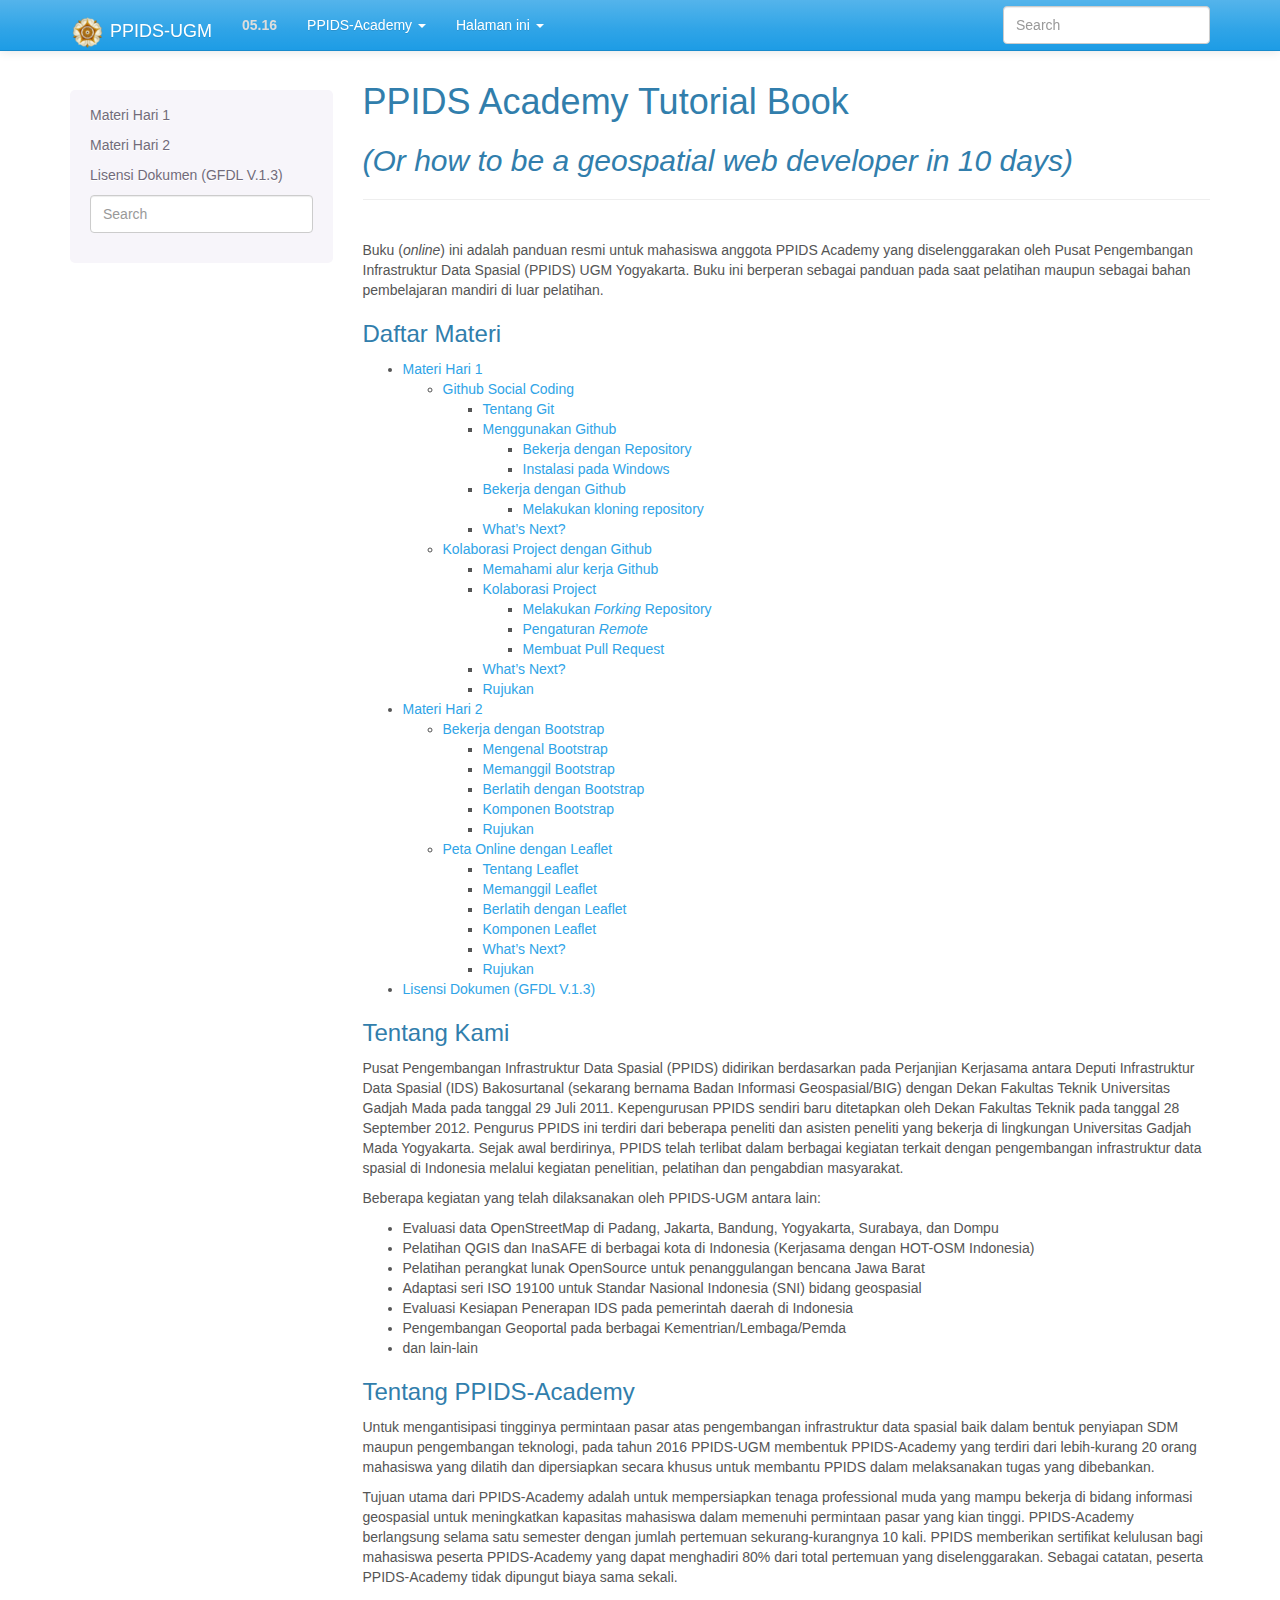
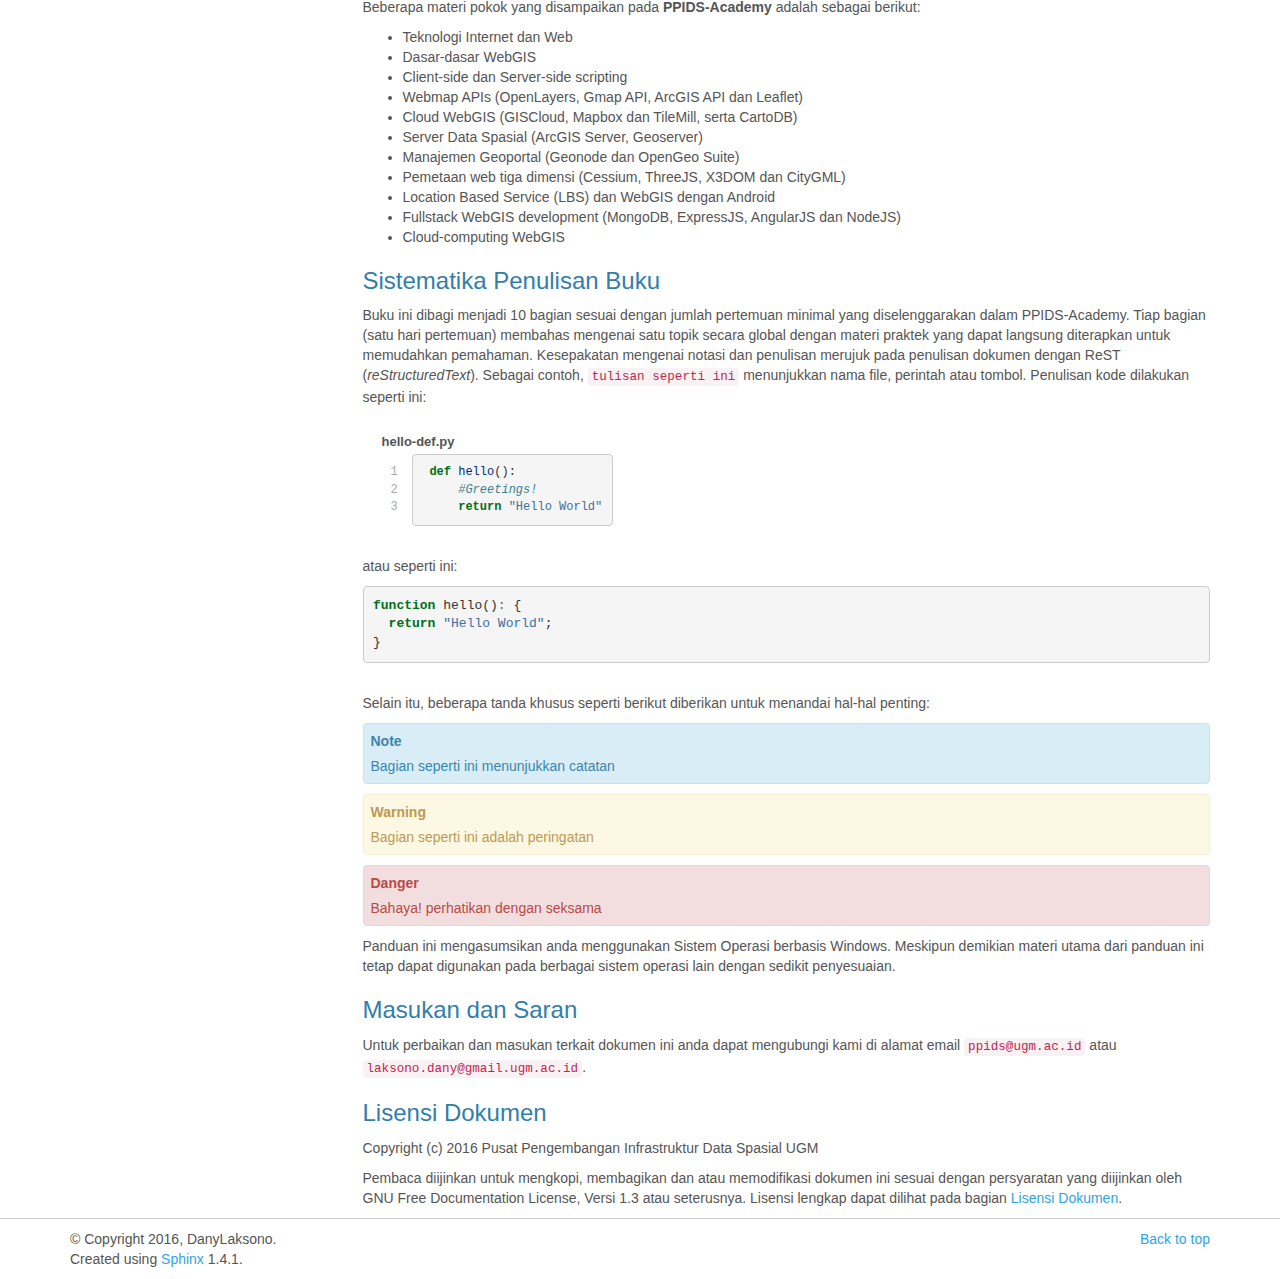
<file: index.html>
<!DOCTYPE html>


<html xmlns="http://www.w3.org/1999/xhtml">
  <head>
    <meta http-equiv="Content-Type" content="text/html; charset=utf-8" />
    
    <title>PPIDS Academy Tutorial Book &mdash; PPIDS Academy 2.0 documentation</title>
    
    <link rel="stylesheet" href="_static/basic.css" type="text/css" />
    <link rel="stylesheet" href="_static/pygments.css" type="text/css" />
    <link rel="stylesheet" href="_static/bootswatch-3.3.6/cerulean/bootstrap.min.css" type="text/css" />
    <link rel="stylesheet" href="_static/bootstrap-sphinx.css" type="text/css" />
    <link rel="stylesheet" href="_static/my-styles.css" type="text/css" />
    
    <script type="text/javascript">
      var DOCUMENTATION_OPTIONS = {
        URL_ROOT:    './',
        VERSION:     '2.0',
        COLLAPSE_INDEX: false,
        FILE_SUFFIX: '.html',
        HAS_SOURCE:  true
      };
    </script>
    <script type="text/javascript" src="_static/jquery.js"></script>
    <script type="text/javascript" src="_static/underscore.js"></script>
    <script type="text/javascript" src="_static/doctools.js"></script>
    <script type="text/javascript" src="_static/js/jquery-1.11.0.min.js"></script>
    <script type="text/javascript" src="_static/js/jquery-fix.js"></script>
    <script type="text/javascript" src="_static/bootstrap-3.3.6/js/bootstrap.min.js"></script>
    <script type="text/javascript" src="_static/bootstrap-sphinx.js"></script>
    <link rel="shortcut icon" href="_static/favicon.ico"/>
    <link rel="top" title="PPIDS Academy 2.0 documentation" href="#" />
    <link rel="next" title="Materi Hari 1" href="hari_1.html" />
<meta charset='utf-8'>
<meta http-equiv='X-UA-Compatible' content='IE=edge,chrome=1'>
<meta name='viewport' content='width=device-width, initial-scale=1.0, maximum-scale=1'>
<meta name="apple-mobile-web-app-capable" content="yes">

  </head>
  <body role="document">

  <div id="navbar" class="navbar navbar-default navbar-default navbar-fixed-top">
    <div class="container">
      <div class="navbar-header">
        <!-- .btn-navbar is used as the toggle for collapsed navbar content -->
        <button type="button" class="navbar-toggle" data-toggle="collapse" data-target=".nav-collapse">
          <span class="icon-bar"></span>
          <span class="icon-bar"></span>
          <span class="icon-bar"></span>
        </button>
        <a class="navbar-brand" href="#"><img src="_static/ugm_logo4.png">
          PPIDS-UGM</a>
        <span class="navbar-text navbar-version pull-left"><b>05.16</b></span>
      </div>

        <div class="collapse navbar-collapse nav-collapse">
          <ul class="nav navbar-nav">
            
            
              <li class="dropdown globaltoc-container">
  <a role="button"
     id="dLabelGlobalToc"
     data-toggle="dropdown"
     data-target="#"
     href="#">PPIDS-Academy <b class="caret"></b></a>
  <ul class="dropdown-menu globaltoc"
      role="menu"
      aria-labelledby="dLabelGlobalToc"><ul>
<li class="toctree-l1"><a class="reference internal" href="hari_1.html">Materi Hari 1</a><ul>
<li class="toctree-l2"><a class="reference internal" href="hari1/git.html">Github Social Coding</a><ul>
<li class="toctree-l3"><a class="reference internal" href="hari1/git.html#tentang-git">Tentang Git</a></li>
<li class="toctree-l3"><a class="reference internal" href="hari1/git.html#menggunakan-github">Menggunakan Github</a><ul>
<li class="toctree-l4"><a class="reference internal" href="hari1/git.html#bekerja-dengan-repository">Bekerja dengan Repository</a></li>
<li class="toctree-l4"><a class="reference internal" href="hari1/git.html#instalasi-pada-windows">Instalasi pada Windows</a></li>
</ul>
</li>
<li class="toctree-l3"><a class="reference internal" href="hari1/git.html#bekerja-dengan-github">Bekerja dengan Github</a><ul>
<li class="toctree-l4"><a class="reference internal" href="hari1/git.html#melakukan-kloning-repository">Melakukan kloning repository</a></li>
</ul>
</li>
<li class="toctree-l3"><a class="reference internal" href="hari1/git.html#what-s-next">What&#8217;s Next?</a></li>
</ul>
</li>
<li class="toctree-l2"><a class="reference internal" href="hari1/forking.html">Kolaborasi Project dengan Github</a><ul>
<li class="toctree-l3"><a class="reference internal" href="hari1/forking.html#memahami-alur-kerja-github">Memahami alur kerja Github</a></li>
<li class="toctree-l3"><a class="reference internal" href="hari1/forking.html#kolaborasi-project">Kolaborasi Project</a><ul>
<li class="toctree-l4"><a class="reference internal" href="hari1/forking.html#melakukan-forking-repository">Melakukan <em>Forking</em> Repository</a></li>
<li class="toctree-l4"><a class="reference internal" href="hari1/forking.html#pengaturan-remote">Pengaturan <em>Remote</em></a></li>
<li class="toctree-l4"><a class="reference internal" href="hari1/forking.html#membuat-pull-request">Membuat Pull Request</a></li>
</ul>
</li>
<li class="toctree-l3"><a class="reference internal" href="hari1/forking.html#what-s-next">What&#8217;s Next?</a></li>
<li class="toctree-l3"><a class="reference internal" href="hari1/forking.html#rujukan">Rujukan</a></li>
</ul>
</li>
</ul>
</li>
<li class="toctree-l1"><a class="reference internal" href="hari_2.html">Materi Hari 2</a><ul>
<li class="toctree-l2"><a class="reference internal" href="hari2/bootstrap.html">Bekerja dengan Bootstrap</a><ul>
<li class="toctree-l3"><a class="reference internal" href="hari2/bootstrap.html#mengenal-bootstrap">Mengenal Bootstrap</a></li>
<li class="toctree-l3"><a class="reference internal" href="hari2/bootstrap.html#memanggil-bootstrap">Memanggil Bootstrap</a></li>
<li class="toctree-l3"><a class="reference internal" href="hari2/bootstrap.html#berlatih-dengan-bootstrap">Berlatih dengan Bootstrap</a></li>
<li class="toctree-l3"><a class="reference internal" href="hari2/bootstrap.html#komponen-bootstrap">Komponen Bootstrap</a></li>
<li class="toctree-l3"><a class="reference internal" href="hari2/bootstrap.html#rujukan">Rujukan</a></li>
</ul>
</li>
<li class="toctree-l2"><a class="reference internal" href="hari2/leaflet.html">Peta Online dengan Leaflet</a><ul>
<li class="toctree-l3"><a class="reference internal" href="hari2/leaflet.html#tentang-leaflet">Tentang Leaflet</a></li>
<li class="toctree-l3"><a class="reference internal" href="hari2/leaflet.html#memanggil-leaflet">Memanggil Leaflet</a></li>
<li class="toctree-l3"><a class="reference internal" href="hari2/leaflet.html#berlatih-dengan-leaflet">Berlatih dengan Leaflet</a></li>
<li class="toctree-l3"><a class="reference internal" href="hari2/leaflet.html#komponen-leaflet">Komponen Leaflet</a></li>
<li class="toctree-l3"><a class="reference internal" href="hari2/leaflet.html#what-s-next">What&#8217;s Next?</a></li>
<li class="toctree-l3"><a class="reference internal" href="hari2/leaflet.html#rujukan">Rujukan</a></li>
</ul>
</li>
</ul>
</li>
<li class="toctree-l1"><a class="reference internal" href="lisensi.html">Lisensi Dokumen (GFDL V.1.3)</a></li>
</ul>
</ul>
</li>
              
                <li class="dropdown">
  <a role="button"
     id="dLabelLocalToc"
     data-toggle="dropdown"
     data-target="#"
     href="#">Halaman ini <b class="caret"></b></a>
  <ul class="dropdown-menu localtoc"
      role="menu"
      aria-labelledby="dLabelLocalToc"><ul>
<li class="toctree-l1"><a class="reference internal" href="hari_1.html">Materi Hari 1</a></li>
<li class="toctree-l1"><a class="reference internal" href="hari_2.html">Materi Hari 2</a></li>
<li class="toctree-l1"><a class="reference internal" href="lisensi.html">Lisensi Dokumen (GFDL V.1.3)</a></li>
</ul>
</ul>
</li>
              
            
            
            
            
            
          </ul>

          
            
<form class="navbar-form navbar-right" action="search.html" method="get">
 <div class="form-group">
  <input type="text" name="q" class="form-control" placeholder="Search" />
 </div>
  <input type="hidden" name="check_keywords" value="yes" />
  <input type="hidden" name="area" value="default" />
</form>
          
        </div>
    </div>
  </div>

<div class="container">
  <div class="row">
      <div class="col-md-3">
        <div id="sidebar" class="bs-sidenav" role="complementary"><ul>
<li class="toctree-l1"><a class="reference internal" href="hari_1.html">Materi Hari 1</a></li>
<li class="toctree-l1"><a class="reference internal" href="hari_2.html">Materi Hari 2</a></li>
<li class="toctree-l1"><a class="reference internal" href="lisensi.html">Lisensi Dokumen (GFDL V.1.3)</a></li>
</ul>

<form action="search.html" method="get">
 <div class="form-group">
  <input type="text" name="q" class="form-control" placeholder="Search" />
 </div>
  <input type="hidden" name="check_keywords" value="yes" />
  <input type="hidden" name="area" value="default" />
</form>
        </div>
      </div>
    <div class="col-md-9 content">
      
  <div class="section" id="ppids-academy-tutorial-book">
<h1>PPIDS Academy Tutorial Book<a class="headerlink" href="#ppids-academy-tutorial-book" title="Permalink to this headline">¶</a></h1>
<div class="section" id="or-how-to-be-a-geospatial-web-developer-in-10-days">
<h2><em>(Or how to be a geospatial web developer in 10 days)</em><a class="headerlink" href="#or-how-to-be-a-geospatial-web-developer-in-10-days" title="Permalink to this headline">¶</a></h2>
<hr></br><p>Buku (<em>online</em>) ini adalah panduan resmi untuk mahasiswa anggota PPIDS Academy yang diselenggarakan oleh Pusat Pengembangan
Infrastruktur Data Spasial (PPIDS) UGM Yogyakarta. Buku ini berperan sebagai panduan pada saat pelatihan maupun sebagai bahan
pembelajaran mandiri di luar pelatihan.</p>
<div class="section" id="daftar-materi">
<span id="konten-workshop"></span><h3>Daftar Materi<a class="headerlink" href="#daftar-materi" title="Permalink to this headline">¶</a></h3>
<div class="toctree-wrapper compound">
<ul>
<li class="toctree-l1"><a class="reference internal" href="hari_1.html">Materi Hari 1</a><ul>
<li class="toctree-l2"><a class="reference internal" href="hari1/git.html">Github Social Coding</a><ul>
<li class="toctree-l3"><a class="reference internal" href="hari1/git.html#tentang-git">Tentang Git</a></li>
<li class="toctree-l3"><a class="reference internal" href="hari1/git.html#menggunakan-github">Menggunakan Github</a><ul>
<li class="toctree-l4"><a class="reference internal" href="hari1/git.html#bekerja-dengan-repository">Bekerja dengan Repository</a></li>
<li class="toctree-l4"><a class="reference internal" href="hari1/git.html#instalasi-pada-windows">Instalasi pada Windows</a></li>
</ul>
</li>
<li class="toctree-l3"><a class="reference internal" href="hari1/git.html#bekerja-dengan-github">Bekerja dengan Github</a><ul>
<li class="toctree-l4"><a class="reference internal" href="hari1/git.html#melakukan-kloning-repository">Melakukan kloning repository</a></li>
</ul>
</li>
<li class="toctree-l3"><a class="reference internal" href="hari1/git.html#what-s-next">What&#8217;s Next?</a></li>
</ul>
</li>
<li class="toctree-l2"><a class="reference internal" href="hari1/forking.html">Kolaborasi Project dengan Github</a><ul>
<li class="toctree-l3"><a class="reference internal" href="hari1/forking.html#memahami-alur-kerja-github">Memahami alur kerja Github</a></li>
<li class="toctree-l3"><a class="reference internal" href="hari1/forking.html#kolaborasi-project">Kolaborasi Project</a><ul>
<li class="toctree-l4"><a class="reference internal" href="hari1/forking.html#melakukan-forking-repository">Melakukan <em>Forking</em> Repository</a></li>
<li class="toctree-l4"><a class="reference internal" href="hari1/forking.html#pengaturan-remote">Pengaturan <em>Remote</em></a></li>
<li class="toctree-l4"><a class="reference internal" href="hari1/forking.html#membuat-pull-request">Membuat Pull Request</a></li>
</ul>
</li>
<li class="toctree-l3"><a class="reference internal" href="hari1/forking.html#what-s-next">What&#8217;s Next?</a></li>
<li class="toctree-l3"><a class="reference internal" href="hari1/forking.html#rujukan">Rujukan</a></li>
</ul>
</li>
</ul>
</li>
<li class="toctree-l1"><a class="reference internal" href="hari_2.html">Materi Hari 2</a><ul>
<li class="toctree-l2"><a class="reference internal" href="hari2/bootstrap.html">Bekerja dengan Bootstrap</a><ul>
<li class="toctree-l3"><a class="reference internal" href="hari2/bootstrap.html#mengenal-bootstrap">Mengenal Bootstrap</a></li>
<li class="toctree-l3"><a class="reference internal" href="hari2/bootstrap.html#memanggil-bootstrap">Memanggil Bootstrap</a></li>
<li class="toctree-l3"><a class="reference internal" href="hari2/bootstrap.html#berlatih-dengan-bootstrap">Berlatih dengan Bootstrap</a></li>
<li class="toctree-l3"><a class="reference internal" href="hari2/bootstrap.html#komponen-bootstrap">Komponen Bootstrap</a></li>
<li class="toctree-l3"><a class="reference internal" href="hari2/bootstrap.html#rujukan">Rujukan</a></li>
</ul>
</li>
<li class="toctree-l2"><a class="reference internal" href="hari2/leaflet.html">Peta Online dengan Leaflet</a><ul>
<li class="toctree-l3"><a class="reference internal" href="hari2/leaflet.html#tentang-leaflet">Tentang Leaflet</a></li>
<li class="toctree-l3"><a class="reference internal" href="hari2/leaflet.html#memanggil-leaflet">Memanggil Leaflet</a></li>
<li class="toctree-l3"><a class="reference internal" href="hari2/leaflet.html#berlatih-dengan-leaflet">Berlatih dengan Leaflet</a></li>
<li class="toctree-l3"><a class="reference internal" href="hari2/leaflet.html#komponen-leaflet">Komponen Leaflet</a></li>
<li class="toctree-l3"><a class="reference internal" href="hari2/leaflet.html#what-s-next">What&#8217;s Next?</a></li>
<li class="toctree-l3"><a class="reference internal" href="hari2/leaflet.html#rujukan">Rujukan</a></li>
</ul>
</li>
</ul>
</li>
<li class="toctree-l1"><a class="reference internal" href="lisensi.html">Lisensi Dokumen (GFDL V.1.3)</a></li>
</ul>
</div>
</div>
<div class="section" id="tentang-kami">
<span id="id1"></span><h3>Tentang Kami<a class="headerlink" href="#tentang-kami" title="Permalink to this headline">¶</a></h3>
<p>Pusat Pengembangan Infrastruktur Data Spasial (PPIDS) didirikan berdasarkan
pada Perjanjian Kerjasama antara Deputi Infrastruktur Data Spasial
(IDS) Bakosurtanal (sekarang bernama Badan Informasi Geospasial/BIG)
dengan Dekan Fakultas Teknik Universitas Gadjah Mada pada tanggal 29 Juli
2011. Kepengurusan PPIDS sendiri baru ditetapkan oleh Dekan Fakultas Teknik
pada tanggal 28 September 2012. Pengurus PPIDS ini terdiri dari beberapa
peneliti dan asisten peneliti yang bekerja di lingkungan Universitas Gadjah
Mada Yogyakarta. Sejak awal berdirinya, PPIDS telah terlibat dalam berbagai
kegiatan terkait dengan pengembangan infrastruktur data spasial di Indonesia
melalui kegiatan penelitian, pelatihan dan pengabdian masyarakat.</p>
<p>Beberapa kegiatan yang telah dilaksanakan oleh PPIDS-UGM antara lain:</p>
<ul class="simple">
<li>Evaluasi data OpenStreetMap di Padang, Jakarta, Bandung, Yogyakarta,
Surabaya, dan Dompu</li>
<li>Pelatihan QGIS dan InaSAFE di berbagai kota di Indonesia (Kerjasama dengan
HOT-OSM Indonesia)</li>
<li>Pelatihan perangkat lunak OpenSource untuk penanggulangan bencana Jawa Barat</li>
<li>Adaptasi seri ISO 19100 untuk Standar Nasional Indonesia (SNI) bidang
geospasial</li>
<li>Evaluasi Kesiapan Penerapan IDS pada pemerintah daerah di Indonesia</li>
<li>Pengembangan Geoportal pada berbagai Kementrian/Lembaga/Pemda</li>
<li>dan lain-lain</li>
</ul>
</div>
<div class="section" id="tentang-ppids-academy">
<span id="tentang-academy"></span><h3>Tentang PPIDS-Academy<a class="headerlink" href="#tentang-ppids-academy" title="Permalink to this headline">¶</a></h3>
<p>Untuk mengantisipasi tingginya permintaan pasar atas pengembangan infrastruktur data spasial
baik dalam bentuk penyiapan SDM maupun pengembangan teknologi, pada tahun 2016 PPIDS-UGM
membentuk PPIDS-Academy yang terdiri dari lebih-kurang 20 orang mahasiswa yang dilatih
dan dipersiapkan secara khusus untuk membantu PPIDS dalam melaksanakan tugas yang dibebankan.</p>
<p>Tujuan utama dari PPIDS-Academy adalah untuk mempersiapkan tenaga professional muda yang
mampu bekerja di bidang informasi geospasial untuk meningkatkan kapasitas mahasiswa
dalam memenuhi permintaan pasar yang kian tinggi. PPIDS-Academy berlangsung selama satu semester dengan
jumlah pertemuan sekurang-kurangnya 10 kali. PPIDS memberikan sertifikat kelulusan bagi mahasiswa peserta
PPIDS-Academy yang dapat menghadiri 80% dari total pertemuan yang diselenggarakan. Sebagai catatan, peserta
PPIDS-Academy tidak dipungut biaya sama sekali.</p>
<p>Beberapa materi pokok yang disampaikan pada <strong>PPIDS-Academy</strong> adalah sebagai berikut:</p>
<ul class="simple">
<li>Teknologi Internet dan Web</li>
<li>Dasar-dasar WebGIS</li>
<li>Client-side dan Server-side scripting</li>
<li>Webmap APIs (OpenLayers, Gmap API, ArcGIS API dan Leaflet)</li>
<li>Cloud WebGIS (GISCloud, Mapbox dan TileMill, serta CartoDB)</li>
<li>Server Data Spasial (ArcGIS Server, Geoserver)</li>
<li>Manajemen Geoportal (Geonode dan OpenGeo Suite)</li>
<li>Pemetaan web tiga dimensi (Cessium, ThreeJS, X3DOM dan CityGML)</li>
<li>Location Based Service (LBS) dan WebGIS dengan Android</li>
<li>Fullstack WebGIS development (MongoDB, ExpressJS, AngularJS dan NodeJS)</li>
<li>Cloud-computing WebGIS</li>
</ul>
</div>
<div class="section" id="sistematika-penulisan-buku">
<span id="sistematika"></span><h3>Sistematika Penulisan Buku<a class="headerlink" href="#sistematika-penulisan-buku" title="Permalink to this headline">¶</a></h3>
<p>Buku ini dibagi menjadi 10 bagian sesuai dengan jumlah pertemuan minimal yang diselenggarakan dalam
PPIDS-Academy. Tiap bagian (satu hari pertemuan) membahas mengenai satu topik secara global dengan materi praktek yang
dapat langsung diterapkan untuk memudahkan pemahaman. Kesepakatan mengenai notasi dan penulisan merujuk pada penulisan dokumen
dengan ReST (<em>reStructuredText</em>). Sebagai contoh, <code class="docutils literal"><span class="pre">tulisan</span> <span class="pre">seperti</span> <span class="pre">ini</span></code> menunjukkan nama file, perintah atau tombol. Penulisan
kode dilakukan seperti ini:</p>
<div class="literal-block-wrapper container" id="hello-def-py">
<div class="code-block-caption"><span class="caption-text"><strong>hello-def.py</strong></span><a class="headerlink" href="#hello-def-py" title="Permalink to this code">¶</a></div>
<div class="highlight-python"><table class="highlighttable"><tr><td class="linenos"><div class="linenodiv"><pre>1
2
3</pre></div></td><td class="code"><div class="highlight"><pre><span></span> <span class="k">def</span> <span class="nf">hello</span><span class="p">():</span>
     <span class="c1">#Greetings!</span>
     <span class="k">return</span> <span class="s2">&quot;Hello World&quot;</span>
</pre></div>
</td></tr></table></div>
</div>
</br><p>atau seperti ini:</p>
<div class="highlight-javascript"><div class="highlight"><pre><span></span><span class="kd">function</span> <span class="nx">hello</span><span class="p">()</span><span class="o">:</span> <span class="p">{</span>
  <span class="k">return</span> <span class="s2">&quot;Hello World&quot;</span><span class="p">;</span>
<span class="p">}</span>
</pre></div>
</div>
</br><p>Selain itu, beberapa tanda khusus seperti berikut diberikan untuk menandai hal-hal penting:</p>
<div class="admonition note">
<p class="first admonition-title">Note</p>
<p class="last">Bagian seperti ini menunjukkan catatan</p>
</div>
<div class="admonition warning">
<p class="first admonition-title">Warning</p>
<p class="last">Bagian seperti ini adalah peringatan</p>
</div>
<div class="admonition danger">
<p class="first admonition-title">Danger</p>
<p class="last">Bahaya! perhatikan dengan seksama</p>
</div>
<p>Panduan ini mengasumsikan anda menggunakan Sistem Operasi berbasis Windows. Meskipun demikian
materi utama dari panduan ini tetap dapat digunakan pada berbagai sistem operasi lain dengan sedikit penyesuaian.</p>
</div>
<div class="section" id="masukan-dan-saran">
<span id="masukan-saran"></span><h3>Masukan dan Saran<a class="headerlink" href="#masukan-dan-saran" title="Permalink to this headline">¶</a></h3>
<p>Untuk perbaikan dan masukan terkait dokumen ini anda dapat mengubungi kami
di alamat email <code class="docutils literal"><span class="pre">ppids&#64;ugm.ac.id</span></code> atau <code class="docutils literal"><span class="pre">laksono.dany&#64;gmail.ugm.ac.id</span></code>.</p>
</div>
<div class="section" id="lisensi-dokumen">
<span id="lisensi"></span><h3>Lisensi Dokumen<a class="headerlink" href="#lisensi-dokumen" title="Permalink to this headline">¶</a></h3>
<p>Copyright (c) 2016 Pusat Pengembangan Infrastruktur Data Spasial UGM</p>
<p>Pembaca diijinkan untuk mengkopi, membagikan dan atau memodifikasi dokumen
ini sesuai dengan persyaratan yang diijinkan oleh GNU Free Documentation
License, Versi 1.3 atau seterusnya. Lisensi lengkap dapat dilihat pada bagian
<a class="reference external" href="lisensi.html">Lisensi Dokumen</a>.</p>
</div>
</div>
</div>


    </div>
      
  </div>
</div>
<footer class="footer">
  <div class="container">
    <p class="pull-right">
      <a href="#">Back to top</a>
      
    </p>
    <p>
        &copy; Copyright 2016, DanyLaksono.<br/>
      Created using <a href="http://sphinx-doc.org/">Sphinx</a> 1.4.1.<br/>
    </p>
  </div>
</footer>
  </body>
</html>
</file>
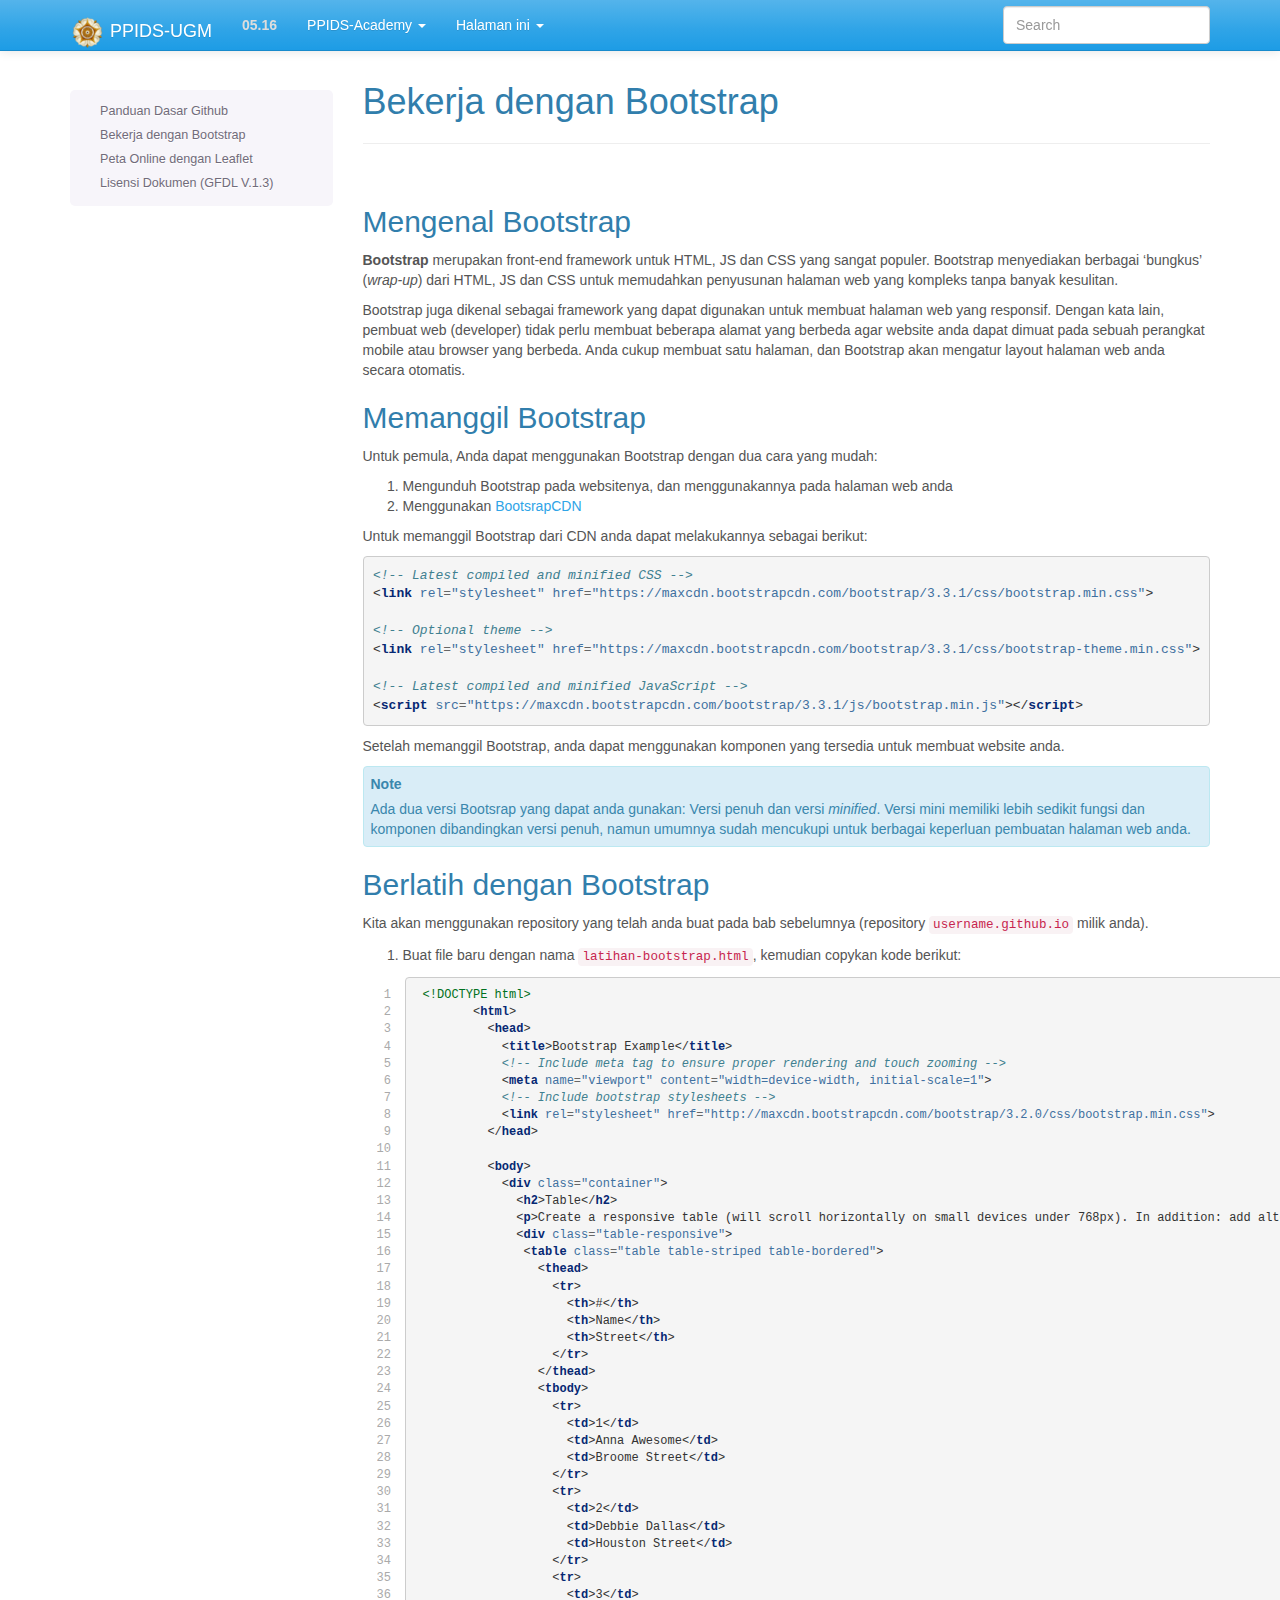
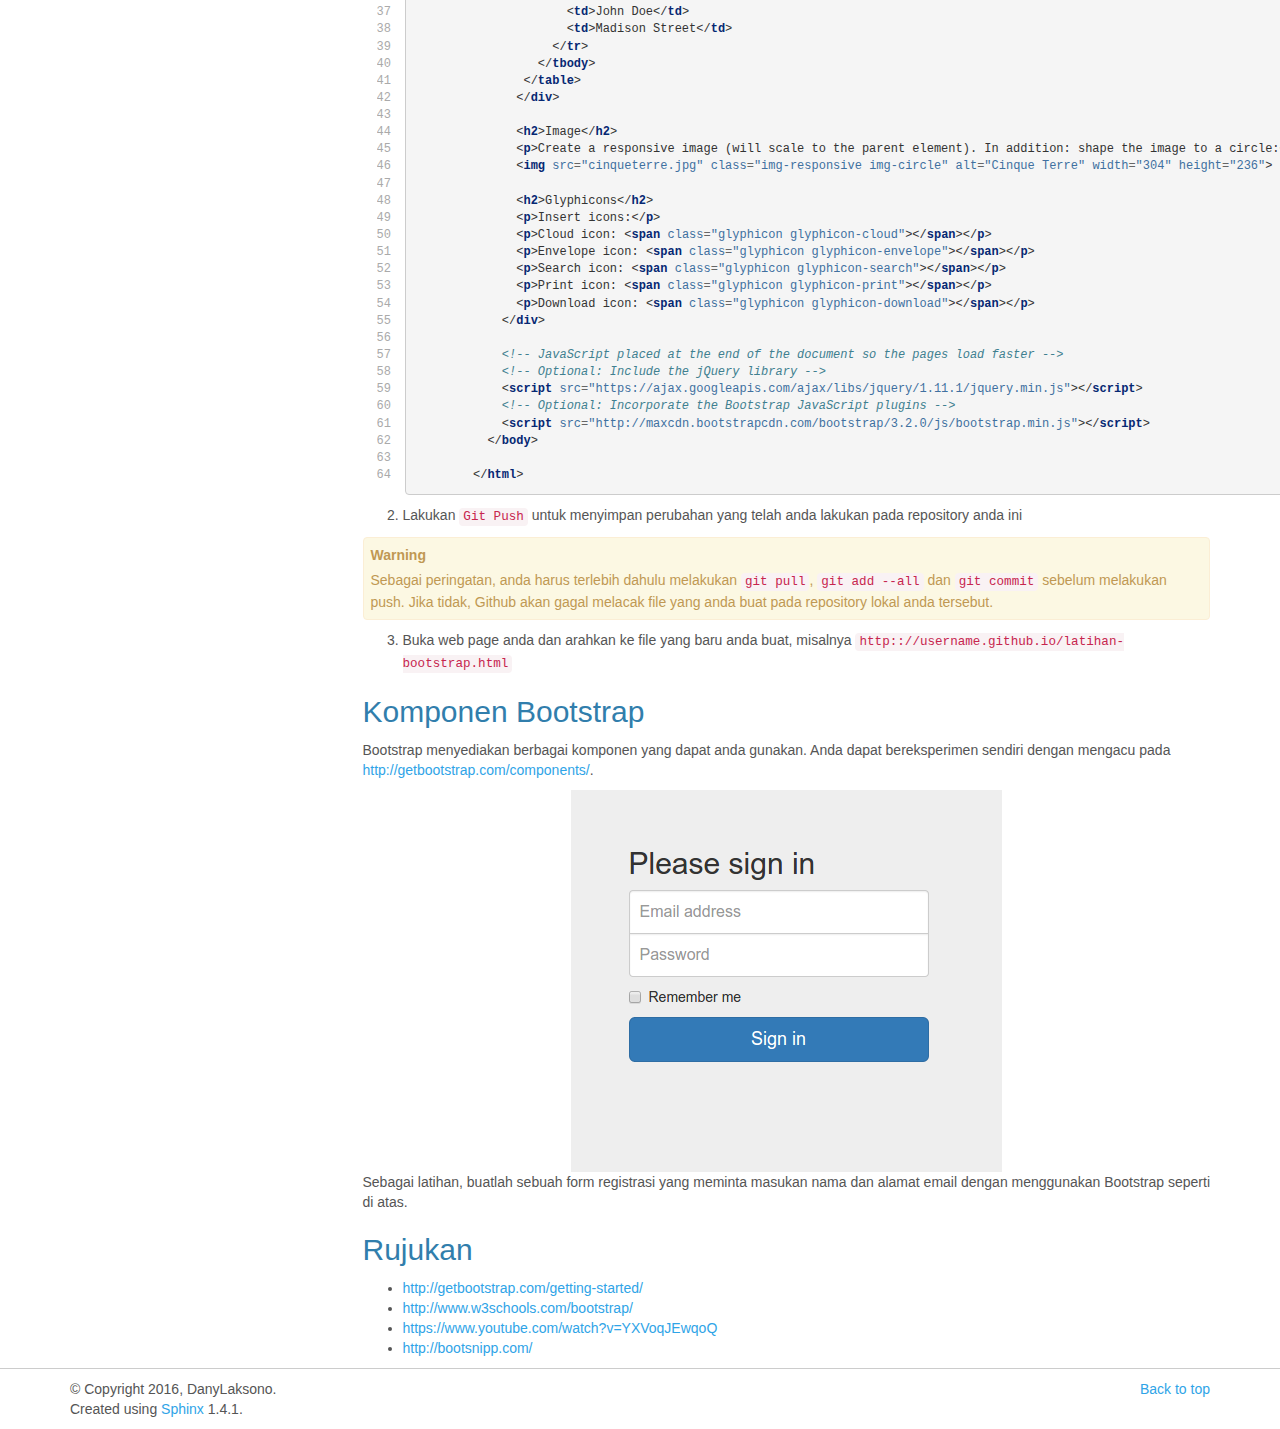
<file: bootstrap.html>
<!DOCTYPE html>


<html xmlns="http://www.w3.org/1999/xhtml">
  <head>
    <meta http-equiv="Content-Type" content="text/html; charset=utf-8" />
    
    <title>Bekerja dengan Bootstrap &mdash; PPIDS Academy 2.0 documentation</title>
    
    <link rel="stylesheet" href="_static/basic.css" type="text/css" />
    <link rel="stylesheet" href="_static/pygments.css" type="text/css" />
    <link rel="stylesheet" href="_static/bootswatch-3.3.6/cerulean/bootstrap.min.css" type="text/css" />
    <link rel="stylesheet" href="_static/bootstrap-sphinx.css" type="text/css" />
    <link rel="stylesheet" href="_static/my-styles.css" type="text/css" />
    
    <script type="text/javascript">
      var DOCUMENTATION_OPTIONS = {
        URL_ROOT:    './',
        VERSION:     '2.0',
        COLLAPSE_INDEX: false,
        FILE_SUFFIX: '.html',
        HAS_SOURCE:  true
      };
    </script>
    <script type="text/javascript" src="_static/jquery.js"></script>
    <script type="text/javascript" src="_static/underscore.js"></script>
    <script type="text/javascript" src="_static/doctools.js"></script>
    <script type="text/javascript" src="_static/js/jquery-1.11.0.min.js"></script>
    <script type="text/javascript" src="_static/js/jquery-fix.js"></script>
    <script type="text/javascript" src="_static/bootstrap-3.3.6/js/bootstrap.min.js"></script>
    <script type="text/javascript" src="_static/bootstrap-sphinx.js"></script>
    <link rel="shortcut icon" href="_static/favicon.ico"/>
    <link rel="top" title="PPIDS Academy 2.0 documentation" href="index.html" />
    <link rel="next" title="Peta Online dengan Leaflet" href="leaflet.html" />
    <link rel="prev" title="Panduan Dasar Github" href="git.html" />
<meta charset='utf-8'>
<meta http-equiv='X-UA-Compatible' content='IE=edge,chrome=1'>
<meta name='viewport' content='width=device-width, initial-scale=1.0, maximum-scale=1'>
<meta name="apple-mobile-web-app-capable" content="yes">

  </head>
  <body role="document">

  <div id="navbar" class="navbar navbar-default navbar-default navbar-fixed-top">
    <div class="container">
      <div class="navbar-header">
        <!-- .btn-navbar is used as the toggle for collapsed navbar content -->
        <button type="button" class="navbar-toggle" data-toggle="collapse" data-target=".nav-collapse">
          <span class="icon-bar"></span>
          <span class="icon-bar"></span>
          <span class="icon-bar"></span>
        </button>
        <a class="navbar-brand" href="index.html"><img src="_static/ugm_logo4.png">
          PPIDS-UGM</a>
        <span class="navbar-text navbar-version pull-left"><b>05.16</b></span>
      </div>

        <div class="collapse navbar-collapse nav-collapse">
          <ul class="nav navbar-nav">
            
            
              <li class="dropdown globaltoc-container">
  <a role="button"
     id="dLabelGlobalToc"
     data-toggle="dropdown"
     data-target="#"
     href="index.html">PPIDS-Academy <b class="caret"></b></a>
  <ul class="dropdown-menu globaltoc"
      role="menu"
      aria-labelledby="dLabelGlobalToc"><ul class="current">
<li class="toctree-l1"><a class="reference internal" href="git.html">Panduan Dasar Github</a><ul>
<li class="toctree-l2"><a class="reference internal" href="git.html#tentang-git">Tentang Git</a></li>
<li class="toctree-l2"><a class="reference internal" href="git.html#menggunakan-github">Menggunakan Github</a><ul>
<li class="toctree-l3"><a class="reference internal" href="git.html#bekerja-dengan-repository">Bekerja dengan Repository</a></li>
<li class="toctree-l3"><a class="reference internal" href="git.html#instalasi-pada-windows">Instalasi pada Windows</a></li>
</ul>
</li>
<li class="toctree-l2"><a class="reference internal" href="git.html#bekerja-dengan-github">Bekerja dengan Github</a><ul>
<li class="toctree-l3"><a class="reference internal" href="git.html#melakukan-kloning-repository">Melakukan kloning repository</a></li>
<li class="toctree-l3"><a class="reference internal" href="git.html#melakukan-fork-repository">Melakukan Fork repository</a></li>
</ul>
</li>
<li class="toctree-l2"><a class="reference internal" href="git.html#what-s-next">What&#8217;s Next?</a></li>
<li class="toctree-l2"><a class="reference internal" href="git.html#rujukan">Rujukan</a></li>
</ul>
</li>
<li class="toctree-l1 current"><a class="current reference internal" href="#">Bekerja dengan Bootstrap</a><ul>
<li class="toctree-l2"><a class="reference internal" href="#mengenal-bootstrap">Mengenal Bootstrap</a></li>
<li class="toctree-l2"><a class="reference internal" href="#memanggil-bootstrap">Memanggil Bootstrap</a></li>
<li class="toctree-l2"><a class="reference internal" href="#berlatih-dengan-bootstrap">Berlatih dengan Bootstrap</a></li>
<li class="toctree-l2"><a class="reference internal" href="#komponen-bootstrap">Komponen Bootstrap</a></li>
<li class="toctree-l2"><a class="reference internal" href="#rujukan">Rujukan</a></li>
</ul>
</li>
<li class="toctree-l1"><a class="reference internal" href="leaflet.html">Peta Online dengan Leaflet</a><ul>
<li class="toctree-l2"><a class="reference internal" href="leaflet.html#tentang-leaflet">Tentang Leaflet</a></li>
<li class="toctree-l2"><a class="reference internal" href="leaflet.html#memanggil-leaflet">Memanggil Leaflet</a></li>
<li class="toctree-l2"><a class="reference internal" href="leaflet.html#berlatih-dengan-leaflet">Berlatih dengan Leaflet</a></li>
<li class="toctree-l2"><a class="reference internal" href="leaflet.html#komponen-leaflet">Komponen Leaflet</a></li>
<li class="toctree-l2"><a class="reference internal" href="leaflet.html#what-s-next">What&#8217;s Next?</a></li>
<li class="toctree-l2"><a class="reference internal" href="leaflet.html#rujukan">Rujukan</a></li>
</ul>
</li>
<li class="toctree-l1"><a class="reference internal" href="lisensi.html">Lisensi Dokumen (GFDL V.1.3)</a></li>
</ul>
</ul>
</li>
              
                <li class="dropdown">
  <a role="button"
     id="dLabelLocalToc"
     data-toggle="dropdown"
     data-target="#"
     href="#">Halaman ini <b class="caret"></b></a>
  <ul class="dropdown-menu localtoc"
      role="menu"
      aria-labelledby="dLabelLocalToc"><ul>
<li><a class="reference internal" href="#">Bekerja dengan Bootstrap</a><ul>
<li><a class="reference internal" href="#mengenal-bootstrap">Mengenal Bootstrap</a></li>
<li><a class="reference internal" href="#memanggil-bootstrap">Memanggil Bootstrap</a></li>
<li><a class="reference internal" href="#berlatih-dengan-bootstrap">Berlatih dengan Bootstrap</a></li>
<li><a class="reference internal" href="#komponen-bootstrap">Komponen Bootstrap</a></li>
<li><a class="reference internal" href="#rujukan">Rujukan</a></li>
</ul>
</li>
</ul>
</ul>
</li>
              
            
            
            
            
            
          </ul>

          
            
<form class="navbar-form navbar-right" action="search.html" method="get">
 <div class="form-group">
  <input type="text" name="q" class="form-control" placeholder="Search" />
 </div>
  <input type="hidden" name="check_keywords" value="yes" />
  <input type="hidden" name="area" value="default" />
</form>
          
        </div>
    </div>
  </div>

<div class="container">
  <div class="row">
      <div class="col-md-3">
        <div id="sidebar" class="bs-sidenav" role="complementary"><ul class="globaltoc">
<ul class="current">
<li class="toctree-l1"><a class="reference internal" href="git.html">Panduan Dasar Github</a><ul>
<li class="toctree-l2"><a class="reference internal" href="git.html#tentang-git">Tentang Git</a></li>
<li class="toctree-l2"><a class="reference internal" href="git.html#menggunakan-github">Menggunakan Github</a><ul>
<li class="toctree-l3"><a class="reference internal" href="git.html#bekerja-dengan-repository">Bekerja dengan Repository</a></li>
<li class="toctree-l3"><a class="reference internal" href="git.html#instalasi-pada-windows">Instalasi pada Windows</a></li>
</ul>
</li>
<li class="toctree-l2"><a class="reference internal" href="git.html#bekerja-dengan-github">Bekerja dengan Github</a><ul>
<li class="toctree-l3"><a class="reference internal" href="git.html#melakukan-kloning-repository">Melakukan kloning repository</a></li>
<li class="toctree-l3"><a class="reference internal" href="git.html#melakukan-fork-repository">Melakukan Fork repository</a></li>
</ul>
</li>
<li class="toctree-l2"><a class="reference internal" href="git.html#what-s-next">What&#8217;s Next?</a></li>
<li class="toctree-l2"><a class="reference internal" href="git.html#rujukan">Rujukan</a></li>
</ul>
</li>
<li class="toctree-l1 current"><a class="current reference internal" href="#">Bekerja dengan Bootstrap</a><ul>
<li class="toctree-l2"><a class="reference internal" href="#mengenal-bootstrap">Mengenal Bootstrap</a></li>
<li class="toctree-l2"><a class="reference internal" href="#memanggil-bootstrap">Memanggil Bootstrap</a></li>
<li class="toctree-l2"><a class="reference internal" href="#berlatih-dengan-bootstrap">Berlatih dengan Bootstrap</a></li>
<li class="toctree-l2"><a class="reference internal" href="#komponen-bootstrap">Komponen Bootstrap</a></li>
<li class="toctree-l2"><a class="reference internal" href="#rujukan">Rujukan</a></li>
</ul>
</li>
<li class="toctree-l1"><a class="reference internal" href="leaflet.html">Peta Online dengan Leaflet</a><ul>
<li class="toctree-l2"><a class="reference internal" href="leaflet.html#tentang-leaflet">Tentang Leaflet</a></li>
<li class="toctree-l2"><a class="reference internal" href="leaflet.html#memanggil-leaflet">Memanggil Leaflet</a></li>
<li class="toctree-l2"><a class="reference internal" href="leaflet.html#berlatih-dengan-leaflet">Berlatih dengan Leaflet</a></li>
<li class="toctree-l2"><a class="reference internal" href="leaflet.html#komponen-leaflet">Komponen Leaflet</a></li>
<li class="toctree-l2"><a class="reference internal" href="leaflet.html#what-s-next">What&#8217;s Next?</a></li>
<li class="toctree-l2"><a class="reference internal" href="leaflet.html#rujukan">Rujukan</a></li>
</ul>
</li>
<li class="toctree-l1"><a class="reference internal" href="lisensi.html">Lisensi Dokumen (GFDL V.1.3)</a></li>
</ul>
 
</ul>


        </div>
      </div>
    <div class="col-md-9 content">
      
  <div class="section" id="bekerja-dengan-bootstrap">
<span id="bootstrap"></span><h1>Bekerja dengan Bootstrap<a class="headerlink" href="#bekerja-dengan-bootstrap" title="Permalink to this headline">¶</a></h1>
<hr></br><div class="section" id="mengenal-bootstrap">
<h2>Mengenal Bootstrap<a class="headerlink" href="#mengenal-bootstrap" title="Permalink to this headline">¶</a></h2>
<p><strong>Bootstrap</strong> merupakan front-end framework untuk HTML, JS dan CSS yang sangat
populer. Bootstrap menyediakan berbagai &#8216;bungkus&#8217; (<em>wrap-up</em>) dari HTML,
JS dan CSS untuk memudahkan penyusunan halaman web yang kompleks tanpa
banyak kesulitan.</p>
<p>Bootstrap juga dikenal sebagai framework yang dapat digunakan untuk membuat
halaman web yang responsif. Dengan kata lain, pembuat web (developer) tidak
perlu membuat beberapa alamat yang berbeda agar website anda dapat dimuat pada
sebuah perangkat mobile atau browser yang berbeda. Anda cukup membuat satu
halaman, dan Bootstrap akan mengatur layout halaman web anda secara otomatis.</p>
</div>
<div class="section" id="memanggil-bootstrap">
<h2>Memanggil Bootstrap<a class="headerlink" href="#memanggil-bootstrap" title="Permalink to this headline">¶</a></h2>
<p>Untuk pemula, Anda dapat menggunakan Bootstrap dengan dua cara yang mudah:</p>
<ol class="arabic simple">
<li>Mengunduh Bootstrap pada websitenya, dan menggunakannya pada halaman web anda</li>
<li>Menggunakan <a class="reference external" href="http://www.bootstrapcdn.com/">BootsrapCDN</a></li>
</ol>
<p>Untuk memanggil Bootstrap dari CDN anda dapat melakukannya sebagai berikut:</p>
<div class="highlight-html"><div class="highlight"><pre><span></span><span class="c">&lt;!-- Latest compiled and minified CSS --&gt;</span>
<span class="p">&lt;</span><span class="nt">link</span> <span class="na">rel</span><span class="o">=</span><span class="s">&quot;stylesheet&quot;</span> <span class="na">href</span><span class="o">=</span><span class="s">&quot;https://maxcdn.bootstrapcdn.com/bootstrap/3.3.1/css/bootstrap.min.css&quot;</span><span class="p">&gt;</span>

<span class="c">&lt;!-- Optional theme --&gt;</span>
<span class="p">&lt;</span><span class="nt">link</span> <span class="na">rel</span><span class="o">=</span><span class="s">&quot;stylesheet&quot;</span> <span class="na">href</span><span class="o">=</span><span class="s">&quot;https://maxcdn.bootstrapcdn.com/bootstrap/3.3.1/css/bootstrap-theme.min.css&quot;</span><span class="p">&gt;</span>

<span class="c">&lt;!-- Latest compiled and minified JavaScript --&gt;</span>
<span class="p">&lt;</span><span class="nt">script</span> <span class="na">src</span><span class="o">=</span><span class="s">&quot;https://maxcdn.bootstrapcdn.com/bootstrap/3.3.1/js/bootstrap.min.js&quot;</span><span class="p">&gt;&lt;/</span><span class="nt">script</span><span class="p">&gt;</span>
</pre></div>
</div>
<p>Setelah memanggil Bootstrap, anda dapat menggunakan komponen yang tersedia untuk membuat website anda.</p>
<div class="admonition note">
<p class="first admonition-title">Note</p>
<p class="last">Ada dua versi Bootsrap yang dapat anda gunakan: Versi penuh dan versi <cite>minified</cite>. Versi mini memiliki lebih sedikit fungsi dan komponen dibandingkan versi penuh, namun umumnya sudah mencukupi untuk berbagai keperluan pembuatan halaman web anda.</p>
</div>
</div>
<div class="section" id="berlatih-dengan-bootstrap">
<h2>Berlatih dengan Bootstrap<a class="headerlink" href="#berlatih-dengan-bootstrap" title="Permalink to this headline">¶</a></h2>
<p>Kita akan menggunakan repository yang telah anda buat pada bab sebelumnya
(repository <code class="docutils literal"><span class="pre">username.github.io</span></code> milik anda).</p>
<ol class="arabic simple">
<li>Buat file baru dengan nama <code class="docutils literal"><span class="pre">latihan-bootstrap.html</span></code>, kemudian copykan kode berikut:</li>
</ol>
<div class="highlight-html"><table class="highlighttable"><tr><td class="linenos"><div class="linenodiv"><pre> 1
 2
 3
 4
 5
 6
 7
 8
 9
10
11
12
13
14
15
16
17
18
19
20
21
22
23
24
25
26
27
28
29
30
31
32
33
34
35
36
37
38
39
40
41
42
43
44
45
46
47
48
49
50
51
52
53
54
55
56
57
58
59
60
61
62
63
64</pre></div></td><td class="code"><div class="highlight"><pre><span></span> <span class="cp">&lt;!DOCTYPE html&gt;</span>
        <span class="p">&lt;</span><span class="nt">html</span><span class="p">&gt;</span>
          <span class="p">&lt;</span><span class="nt">head</span><span class="p">&gt;</span>
            <span class="p">&lt;</span><span class="nt">title</span><span class="p">&gt;</span>Bootstrap Example<span class="p">&lt;/</span><span class="nt">title</span><span class="p">&gt;</span>
            <span class="c">&lt;!-- Include meta tag to ensure proper rendering and touch zooming --&gt;</span>
            <span class="p">&lt;</span><span class="nt">meta</span> <span class="na">name</span><span class="o">=</span><span class="s">&quot;viewport&quot;</span> <span class="na">content</span><span class="o">=</span><span class="s">&quot;width=device-width, initial-scale=1&quot;</span><span class="p">&gt;</span>
            <span class="c">&lt;!-- Include bootstrap stylesheets --&gt;</span>
            <span class="p">&lt;</span><span class="nt">link</span> <span class="na">rel</span><span class="o">=</span><span class="s">&quot;stylesheet&quot;</span> <span class="na">href</span><span class="o">=</span><span class="s">&quot;http://maxcdn.bootstrapcdn.com/bootstrap/3.2.0/css/bootstrap.min.css&quot;</span><span class="p">&gt;</span>
          <span class="p">&lt;/</span><span class="nt">head</span><span class="p">&gt;</span>

          <span class="p">&lt;</span><span class="nt">body</span><span class="p">&gt;</span>
            <span class="p">&lt;</span><span class="nt">div</span> <span class="na">class</span><span class="o">=</span><span class="s">&quot;container&quot;</span><span class="p">&gt;</span>
              <span class="p">&lt;</span><span class="nt">h2</span><span class="p">&gt;</span>Table<span class="p">&lt;/</span><span class="nt">h2</span><span class="p">&gt;</span>
              <span class="p">&lt;</span><span class="nt">p</span><span class="p">&gt;</span>Create a responsive table (will scroll horizontally on small devices under 768px). In addition: add alternating cell background color:<span class="p">&lt;/</span><span class="nt">p</span><span class="p">&gt;</span>      
              <span class="p">&lt;</span><span class="nt">div</span> <span class="na">class</span><span class="o">=</span><span class="s">&quot;table-responsive&quot;</span><span class="p">&gt;</span>          
               <span class="p">&lt;</span><span class="nt">table</span> <span class="na">class</span><span class="o">=</span><span class="s">&quot;table table-striped table-bordered&quot;</span><span class="p">&gt;</span>
                 <span class="p">&lt;</span><span class="nt">thead</span><span class="p">&gt;</span>
                   <span class="p">&lt;</span><span class="nt">tr</span><span class="p">&gt;</span>
                     <span class="p">&lt;</span><span class="nt">th</span><span class="p">&gt;</span>#<span class="p">&lt;/</span><span class="nt">th</span><span class="p">&gt;</span>
                     <span class="p">&lt;</span><span class="nt">th</span><span class="p">&gt;</span>Name<span class="p">&lt;/</span><span class="nt">th</span><span class="p">&gt;</span>
                     <span class="p">&lt;</span><span class="nt">th</span><span class="p">&gt;</span>Street<span class="p">&lt;/</span><span class="nt">th</span><span class="p">&gt;</span>
                   <span class="p">&lt;/</span><span class="nt">tr</span><span class="p">&gt;</span>
                 <span class="p">&lt;/</span><span class="nt">thead</span><span class="p">&gt;</span>
                 <span class="p">&lt;</span><span class="nt">tbody</span><span class="p">&gt;</span>
                   <span class="p">&lt;</span><span class="nt">tr</span><span class="p">&gt;</span>
                     <span class="p">&lt;</span><span class="nt">td</span><span class="p">&gt;</span>1<span class="p">&lt;/</span><span class="nt">td</span><span class="p">&gt;</span>
                     <span class="p">&lt;</span><span class="nt">td</span><span class="p">&gt;</span>Anna Awesome<span class="p">&lt;/</span><span class="nt">td</span><span class="p">&gt;</span>
                     <span class="p">&lt;</span><span class="nt">td</span><span class="p">&gt;</span>Broome Street<span class="p">&lt;/</span><span class="nt">td</span><span class="p">&gt;</span>
                   <span class="p">&lt;/</span><span class="nt">tr</span><span class="p">&gt;</span>
                   <span class="p">&lt;</span><span class="nt">tr</span><span class="p">&gt;</span>
                     <span class="p">&lt;</span><span class="nt">td</span><span class="p">&gt;</span>2<span class="p">&lt;/</span><span class="nt">td</span><span class="p">&gt;</span>
                     <span class="p">&lt;</span><span class="nt">td</span><span class="p">&gt;</span>Debbie Dallas<span class="p">&lt;/</span><span class="nt">td</span><span class="p">&gt;</span>
                     <span class="p">&lt;</span><span class="nt">td</span><span class="p">&gt;</span>Houston Street<span class="p">&lt;/</span><span class="nt">td</span><span class="p">&gt;</span>
                   <span class="p">&lt;/</span><span class="nt">tr</span><span class="p">&gt;</span>
                   <span class="p">&lt;</span><span class="nt">tr</span><span class="p">&gt;</span>
                     <span class="p">&lt;</span><span class="nt">td</span><span class="p">&gt;</span>3<span class="p">&lt;/</span><span class="nt">td</span><span class="p">&gt;</span>
                     <span class="p">&lt;</span><span class="nt">td</span><span class="p">&gt;</span>John Doe<span class="p">&lt;/</span><span class="nt">td</span><span class="p">&gt;</span>
                     <span class="p">&lt;</span><span class="nt">td</span><span class="p">&gt;</span>Madison Street<span class="p">&lt;/</span><span class="nt">td</span><span class="p">&gt;</span>
                   <span class="p">&lt;/</span><span class="nt">tr</span><span class="p">&gt;</span>
                 <span class="p">&lt;/</span><span class="nt">tbody</span><span class="p">&gt;</span>
               <span class="p">&lt;/</span><span class="nt">table</span><span class="p">&gt;</span>
              <span class="p">&lt;/</span><span class="nt">div</span><span class="p">&gt;</span>

              <span class="p">&lt;</span><span class="nt">h2</span><span class="p">&gt;</span>Image<span class="p">&lt;/</span><span class="nt">h2</span><span class="p">&gt;</span>
              <span class="p">&lt;</span><span class="nt">p</span><span class="p">&gt;</span>Create a responsive image (will scale to the parent element). In addition: shape the image to a circle:<span class="p">&lt;/</span><span class="nt">p</span><span class="p">&gt;</span>            
              <span class="p">&lt;</span><span class="nt">img</span> <span class="na">src</span><span class="o">=</span><span class="s">&quot;cinqueterre.jpg&quot;</span> <span class="na">class</span><span class="o">=</span><span class="s">&quot;img-responsive img-circle&quot;</span> <span class="na">alt</span><span class="o">=</span><span class="s">&quot;Cinque Terre&quot;</span> <span class="na">width</span><span class="o">=</span><span class="s">&quot;304&quot;</span> <span class="na">height</span><span class="o">=</span><span class="s">&quot;236&quot;</span><span class="p">&gt;</span> 
              
              <span class="p">&lt;</span><span class="nt">h2</span><span class="p">&gt;</span>Glyphicons<span class="p">&lt;/</span><span class="nt">h2</span><span class="p">&gt;</span>
              <span class="p">&lt;</span><span class="nt">p</span><span class="p">&gt;</span>Insert icons:<span class="p">&lt;/</span><span class="nt">p</span><span class="p">&gt;</span>      
              <span class="p">&lt;</span><span class="nt">p</span><span class="p">&gt;</span>Cloud icon: <span class="p">&lt;</span><span class="nt">span</span> <span class="na">class</span><span class="o">=</span><span class="s">&quot;glyphicon glyphicon-cloud&quot;</span><span class="p">&gt;&lt;/</span><span class="nt">span</span><span class="p">&gt;&lt;/</span><span class="nt">p</span><span class="p">&gt;</span>      
              <span class="p">&lt;</span><span class="nt">p</span><span class="p">&gt;</span>Envelope icon: <span class="p">&lt;</span><span class="nt">span</span> <span class="na">class</span><span class="o">=</span><span class="s">&quot;glyphicon glyphicon-envelope&quot;</span><span class="p">&gt;&lt;/</span><span class="nt">span</span><span class="p">&gt;&lt;/</span><span class="nt">p</span><span class="p">&gt;</span>            
              <span class="p">&lt;</span><span class="nt">p</span><span class="p">&gt;</span>Search icon: <span class="p">&lt;</span><span class="nt">span</span> <span class="na">class</span><span class="o">=</span><span class="s">&quot;glyphicon glyphicon-search&quot;</span><span class="p">&gt;&lt;/</span><span class="nt">span</span><span class="p">&gt;&lt;/</span><span class="nt">p</span><span class="p">&gt;</span>
              <span class="p">&lt;</span><span class="nt">p</span><span class="p">&gt;</span>Print icon: <span class="p">&lt;</span><span class="nt">span</span> <span class="na">class</span><span class="o">=</span><span class="s">&quot;glyphicon glyphicon-print&quot;</span><span class="p">&gt;&lt;/</span><span class="nt">span</span><span class="p">&gt;&lt;/</span><span class="nt">p</span><span class="p">&gt;</span>      
              <span class="p">&lt;</span><span class="nt">p</span><span class="p">&gt;</span>Download icon: <span class="p">&lt;</span><span class="nt">span</span> <span class="na">class</span><span class="o">=</span><span class="s">&quot;glyphicon glyphicon-download&quot;</span><span class="p">&gt;&lt;/</span><span class="nt">span</span><span class="p">&gt;&lt;/</span><span class="nt">p</span><span class="p">&gt;</span>      
            <span class="p">&lt;/</span><span class="nt">div</span><span class="p">&gt;</span>

            <span class="c">&lt;!-- JavaScript placed at the end of the document so the pages load faster --&gt;</span>
            <span class="c">&lt;!-- Optional: Include the jQuery library --&gt;</span>
            <span class="p">&lt;</span><span class="nt">script</span> <span class="na">src</span><span class="o">=</span><span class="s">&quot;https://ajax.googleapis.com/ajax/libs/jquery/1.11.1/jquery.min.js&quot;</span><span class="p">&gt;&lt;/</span><span class="nt">script</span><span class="p">&gt;</span>
            <span class="c">&lt;!-- Optional: Incorporate the Bootstrap JavaScript plugins --&gt;</span>
            <span class="p">&lt;</span><span class="nt">script</span> <span class="na">src</span><span class="o">=</span><span class="s">&quot;http://maxcdn.bootstrapcdn.com/bootstrap/3.2.0/js/bootstrap.min.js&quot;</span><span class="p">&gt;&lt;/</span><span class="nt">script</span><span class="p">&gt;</span>
          <span class="p">&lt;/</span><span class="nt">body</span><span class="p">&gt;</span>

        <span class="p">&lt;/</span><span class="nt">html</span><span class="p">&gt;</span>
</pre></div>
</td></tr></table></div>
<ol class="arabic simple" start="2">
<li>Lakukan <code class="docutils literal"><span class="pre">Git</span> <span class="pre">Push</span></code> untuk menyimpan perubahan yang telah anda lakukan pada repository anda ini</li>
</ol>
<div class="admonition warning">
<p class="first admonition-title">Warning</p>
<p class="last">Sebagai peringatan, anda harus terlebih dahulu melakukan <code class="docutils literal"><span class="pre">git</span> <span class="pre">pull</span></code>, <code class="docutils literal"><span class="pre">git</span> <span class="pre">add</span> <span class="pre">--all</span></code> dan <code class="docutils literal"><span class="pre">git</span> <span class="pre">commit</span></code> sebelum melakukan push. Jika tidak, Github akan gagal melacak file yang anda buat pada repository lokal anda tersebut.</p>
</div>
<ol class="arabic simple" start="3">
<li>Buka web page anda dan arahkan ke file yang baru anda buat, misalnya <code class="docutils literal"><span class="pre">http:://username.github.io/latihan-bootstrap.html</span></code></li>
</ol>
</div>
<div class="section" id="komponen-bootstrap">
<h2>Komponen Bootstrap<a class="headerlink" href="#komponen-bootstrap" title="Permalink to this headline">¶</a></h2>
<p>Bootstrap menyediakan berbagai komponen yang dapat anda gunakan. Anda dapat bereksperimen sendiri dengan mengacu pada <a class="reference external" href="http://getbootstrap.com/components/">http://getbootstrap.com/components/</a>.</p>
<img alt="_images/bootstrap_form.png" class="align-center" src="_images/bootstrap_form.png" />
<p>Sebagai latihan, buatlah sebuah form registrasi yang meminta masukan nama dan alamat email dengan menggunakan Bootstrap seperti di atas.</p>
</div>
<div class="section" id="rujukan">
<span id="ref-bootstrap"></span><h2>Rujukan<a class="headerlink" href="#rujukan" title="Permalink to this headline">¶</a></h2>
<ul class="simple">
<li><a class="reference external" href="http://getbootstrap.com/getting-started/">http://getbootstrap.com/getting-started/</a></li>
<li><a class="reference external" href="http://www.w3schools.com/bootstrap/">http://www.w3schools.com/bootstrap/</a></li>
<li><a class="reference external" href="https://www.youtube.com/watch?v=YXVoqJEwqoQ">https://www.youtube.com/watch?v=YXVoqJEwqoQ</a></li>
<li><a class="reference external" href="http://bootsnipp.com/">http://bootsnipp.com/</a></li>
</ul>
</div>
</div>


    </div>
      
  </div>
</div>
<footer class="footer">
  <div class="container">
    <p class="pull-right">
      <a href="#">Back to top</a>
      
    </p>
    <p>
        &copy; Copyright 2016, DanyLaksono.<br/>
      Created using <a href="http://sphinx-doc.org/">Sphinx</a> 1.4.1.<br/>
    </p>
  </div>
</footer>
  </body>
</html>
</file>
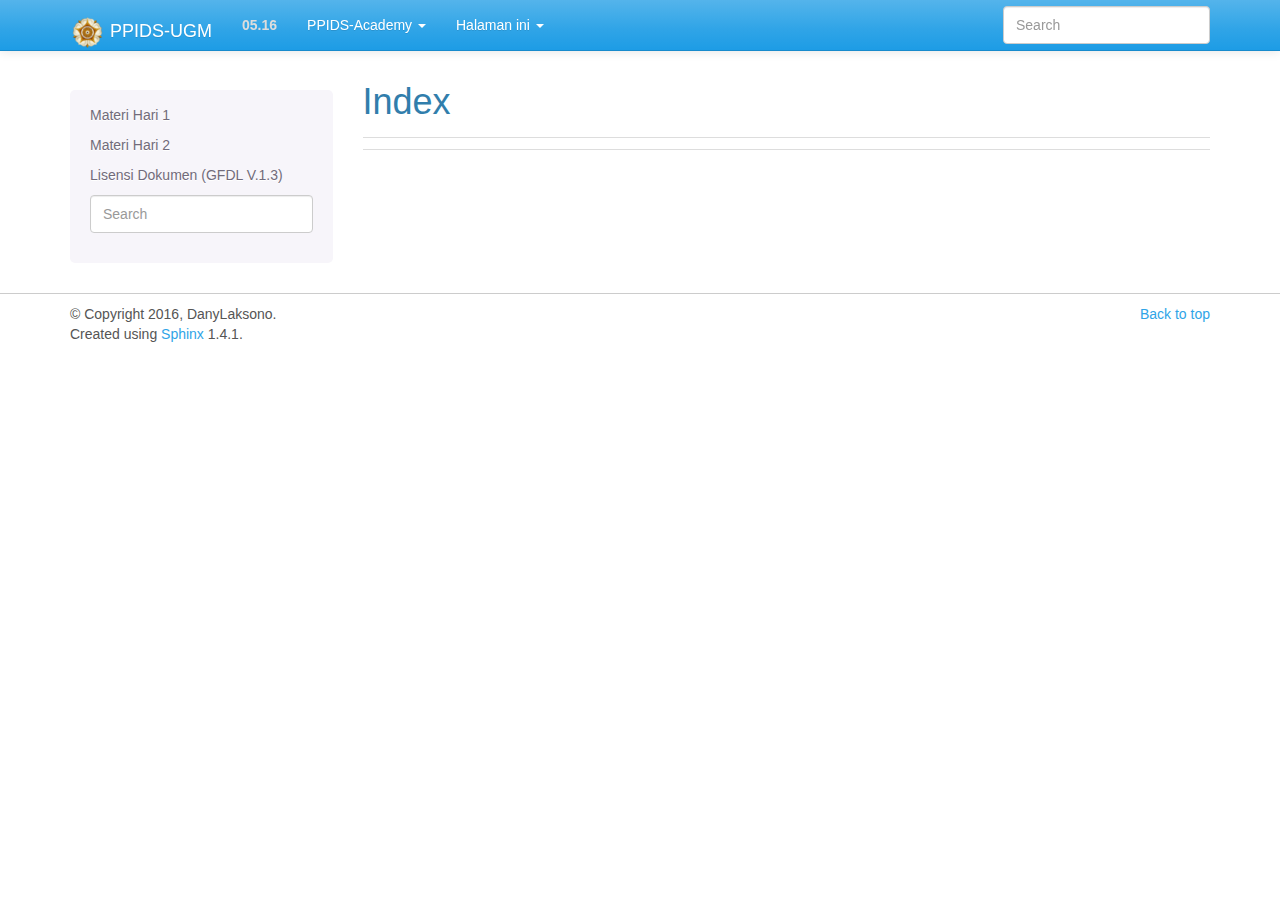
<file: genindex.html>
<!DOCTYPE html>


<html xmlns="http://www.w3.org/1999/xhtml">
  <head>
    <meta http-equiv="Content-Type" content="text/html; charset=utf-8" />
    
    <title>Index &mdash; PPIDS Academy 2.0 documentation</title>
    
    <link rel="stylesheet" href="_static/basic.css" type="text/css" />
    <link rel="stylesheet" href="_static/pygments.css" type="text/css" />
    <link rel="stylesheet" href="_static/bootswatch-3.3.6/cerulean/bootstrap.min.css" type="text/css" />
    <link rel="stylesheet" href="_static/bootstrap-sphinx.css" type="text/css" />
    <link rel="stylesheet" href="_static/my-styles.css" type="text/css" />
    
    <script type="text/javascript">
      var DOCUMENTATION_OPTIONS = {
        URL_ROOT:    './',
        VERSION:     '2.0',
        COLLAPSE_INDEX: false,
        FILE_SUFFIX: '.html',
        HAS_SOURCE:  true
      };
    </script>
    <script type="text/javascript" src="_static/jquery.js"></script>
    <script type="text/javascript" src="_static/underscore.js"></script>
    <script type="text/javascript" src="_static/doctools.js"></script>
    <script type="text/javascript" src="_static/js/jquery-1.11.0.min.js"></script>
    <script type="text/javascript" src="_static/js/jquery-fix.js"></script>
    <script type="text/javascript" src="_static/bootstrap-3.3.6/js/bootstrap.min.js"></script>
    <script type="text/javascript" src="_static/bootstrap-sphinx.js"></script>
    <link rel="shortcut icon" href="_static/favicon.ico"/>
    <link rel="top" title="PPIDS Academy 2.0 documentation" href="index.html" />
<meta charset='utf-8'>
<meta http-equiv='X-UA-Compatible' content='IE=edge,chrome=1'>
<meta name='viewport' content='width=device-width, initial-scale=1.0, maximum-scale=1'>
<meta name="apple-mobile-web-app-capable" content="yes">

  </head>
  <body role="document">

  <div id="navbar" class="navbar navbar-default navbar-default navbar-fixed-top">
    <div class="container">
      <div class="navbar-header">
        <!-- .btn-navbar is used as the toggle for collapsed navbar content -->
        <button type="button" class="navbar-toggle" data-toggle="collapse" data-target=".nav-collapse">
          <span class="icon-bar"></span>
          <span class="icon-bar"></span>
          <span class="icon-bar"></span>
        </button>
        <a class="navbar-brand" href="index.html"><img src="_static/ugm_logo4.png">
          PPIDS-UGM</a>
        <span class="navbar-text navbar-version pull-left"><b>05.16</b></span>
      </div>

        <div class="collapse navbar-collapse nav-collapse">
          <ul class="nav navbar-nav">
            
            
              <li class="dropdown globaltoc-container">
  <a role="button"
     id="dLabelGlobalToc"
     data-toggle="dropdown"
     data-target="#"
     href="index.html">PPIDS-Academy <b class="caret"></b></a>
  <ul class="dropdown-menu globaltoc"
      role="menu"
      aria-labelledby="dLabelGlobalToc"><ul>
<li class="toctree-l1"><a class="reference internal" href="hari_1.html">Materi Hari 1</a><ul>
<li class="toctree-l2"><a class="reference internal" href="hari1/git.html">Github Social Coding</a><ul>
<li class="toctree-l3"><a class="reference internal" href="hari1/git.html#tentang-git">Tentang Git</a></li>
<li class="toctree-l3"><a class="reference internal" href="hari1/git.html#menggunakan-github">Menggunakan Github</a><ul>
<li class="toctree-l4"><a class="reference internal" href="hari1/git.html#bekerja-dengan-repository">Bekerja dengan Repository</a></li>
<li class="toctree-l4"><a class="reference internal" href="hari1/git.html#instalasi-pada-windows">Instalasi pada Windows</a></li>
</ul>
</li>
<li class="toctree-l3"><a class="reference internal" href="hari1/git.html#bekerja-dengan-github">Bekerja dengan Github</a><ul>
<li class="toctree-l4"><a class="reference internal" href="hari1/git.html#melakukan-kloning-repository">Melakukan kloning repository</a></li>
</ul>
</li>
<li class="toctree-l3"><a class="reference internal" href="hari1/git.html#what-s-next">What&#8217;s Next?</a></li>
</ul>
</li>
<li class="toctree-l2"><a class="reference internal" href="hari1/forking.html">Kolaborasi Project dengan Github</a><ul>
<li class="toctree-l3"><a class="reference internal" href="hari1/forking.html#memahami-alur-kerja-github">Memahami alur kerja Github</a></li>
<li class="toctree-l3"><a class="reference internal" href="hari1/forking.html#kolaborasi-project">Kolaborasi Project</a><ul>
<li class="toctree-l4"><a class="reference internal" href="hari1/forking.html#melakukan-forking-repository">Melakukan <em>Forking</em> Repository</a></li>
<li class="toctree-l4"><a class="reference internal" href="hari1/forking.html#pengaturan-remote">Pengaturan <em>Remote</em></a></li>
<li class="toctree-l4"><a class="reference internal" href="hari1/forking.html#membuat-pull-request">Membuat Pull Request</a></li>
</ul>
</li>
<li class="toctree-l3"><a class="reference internal" href="hari1/forking.html#what-s-next">What&#8217;s Next?</a></li>
<li class="toctree-l3"><a class="reference internal" href="hari1/forking.html#rujukan">Rujukan</a></li>
</ul>
</li>
</ul>
</li>
<li class="toctree-l1"><a class="reference internal" href="hari_2.html">Materi Hari 2</a><ul>
<li class="toctree-l2"><a class="reference internal" href="hari2/bootstrap.html">Bekerja dengan Bootstrap</a><ul>
<li class="toctree-l3"><a class="reference internal" href="hari2/bootstrap.html#mengenal-bootstrap">Mengenal Bootstrap</a></li>
<li class="toctree-l3"><a class="reference internal" href="hari2/bootstrap.html#memanggil-bootstrap">Memanggil Bootstrap</a></li>
<li class="toctree-l3"><a class="reference internal" href="hari2/bootstrap.html#berlatih-dengan-bootstrap">Berlatih dengan Bootstrap</a></li>
<li class="toctree-l3"><a class="reference internal" href="hari2/bootstrap.html#komponen-bootstrap">Komponen Bootstrap</a></li>
<li class="toctree-l3"><a class="reference internal" href="hari2/bootstrap.html#rujukan">Rujukan</a></li>
</ul>
</li>
<li class="toctree-l2"><a class="reference internal" href="hari2/leaflet.html">Peta Online dengan Leaflet</a><ul>
<li class="toctree-l3"><a class="reference internal" href="hari2/leaflet.html#tentang-leaflet">Tentang Leaflet</a></li>
<li class="toctree-l3"><a class="reference internal" href="hari2/leaflet.html#memanggil-leaflet">Memanggil Leaflet</a></li>
<li class="toctree-l3"><a class="reference internal" href="hari2/leaflet.html#berlatih-dengan-leaflet">Berlatih dengan Leaflet</a></li>
<li class="toctree-l3"><a class="reference internal" href="hari2/leaflet.html#komponen-leaflet">Komponen Leaflet</a></li>
<li class="toctree-l3"><a class="reference internal" href="hari2/leaflet.html#what-s-next">What&#8217;s Next?</a></li>
<li class="toctree-l3"><a class="reference internal" href="hari2/leaflet.html#rujukan">Rujukan</a></li>
</ul>
</li>
</ul>
</li>
<li class="toctree-l1"><a class="reference internal" href="lisensi.html">Lisensi Dokumen (GFDL V.1.3)</a></li>
</ul>
</ul>
</li>
              
                <li class="dropdown">
  <a role="button"
     id="dLabelLocalToc"
     data-toggle="dropdown"
     data-target="#"
     href="#">Halaman ini <b class="caret"></b></a>
  <ul class="dropdown-menu localtoc"
      role="menu"
      aria-labelledby="dLabelLocalToc"><ul>
<li class="toctree-l1"><a class="reference internal" href="hari_1.html">Materi Hari 1</a></li>
<li class="toctree-l1"><a class="reference internal" href="hari_2.html">Materi Hari 2</a></li>
<li class="toctree-l1"><a class="reference internal" href="lisensi.html">Lisensi Dokumen (GFDL V.1.3)</a></li>
</ul>
</ul>
</li>
              
            
            
            
            
            
          </ul>

          
            
<form class="navbar-form navbar-right" action="search.html" method="get">
 <div class="form-group">
  <input type="text" name="q" class="form-control" placeholder="Search" />
 </div>
  <input type="hidden" name="check_keywords" value="yes" />
  <input type="hidden" name="area" value="default" />
</form>
          
        </div>
    </div>
  </div>

<div class="container">
  <div class="row">
      <div class="col-md-3">
        <div id="sidebar" class="bs-sidenav" role="complementary"><ul>
<li class="toctree-l1"><a class="reference internal" href="hari_1.html">Materi Hari 1</a></li>
<li class="toctree-l1"><a class="reference internal" href="hari_2.html">Materi Hari 2</a></li>
<li class="toctree-l1"><a class="reference internal" href="lisensi.html">Lisensi Dokumen (GFDL V.1.3)</a></li>
</ul>

<form action="search.html" method="get">
 <div class="form-group">
  <input type="text" name="q" class="form-control" placeholder="Search" />
 </div>
  <input type="hidden" name="check_keywords" value="yes" />
  <input type="hidden" name="area" value="default" />
</form>
        </div>
      </div>
    <div class="col-md-9 content">
      

<h1 id="index">Index</h1>

<div class="genindex-jumpbox">
 
</div>


    </div>
      
  </div>
</div>
<footer class="footer">
  <div class="container">
    <p class="pull-right">
      <a href="#">Back to top</a>
      
    </p>
    <p>
        &copy; Copyright 2016, DanyLaksono.<br/>
      Created using <a href="http://sphinx-doc.org/">Sphinx</a> 1.4.1.<br/>
    </p>
  </div>
</footer>
  </body>
</html>
</file>
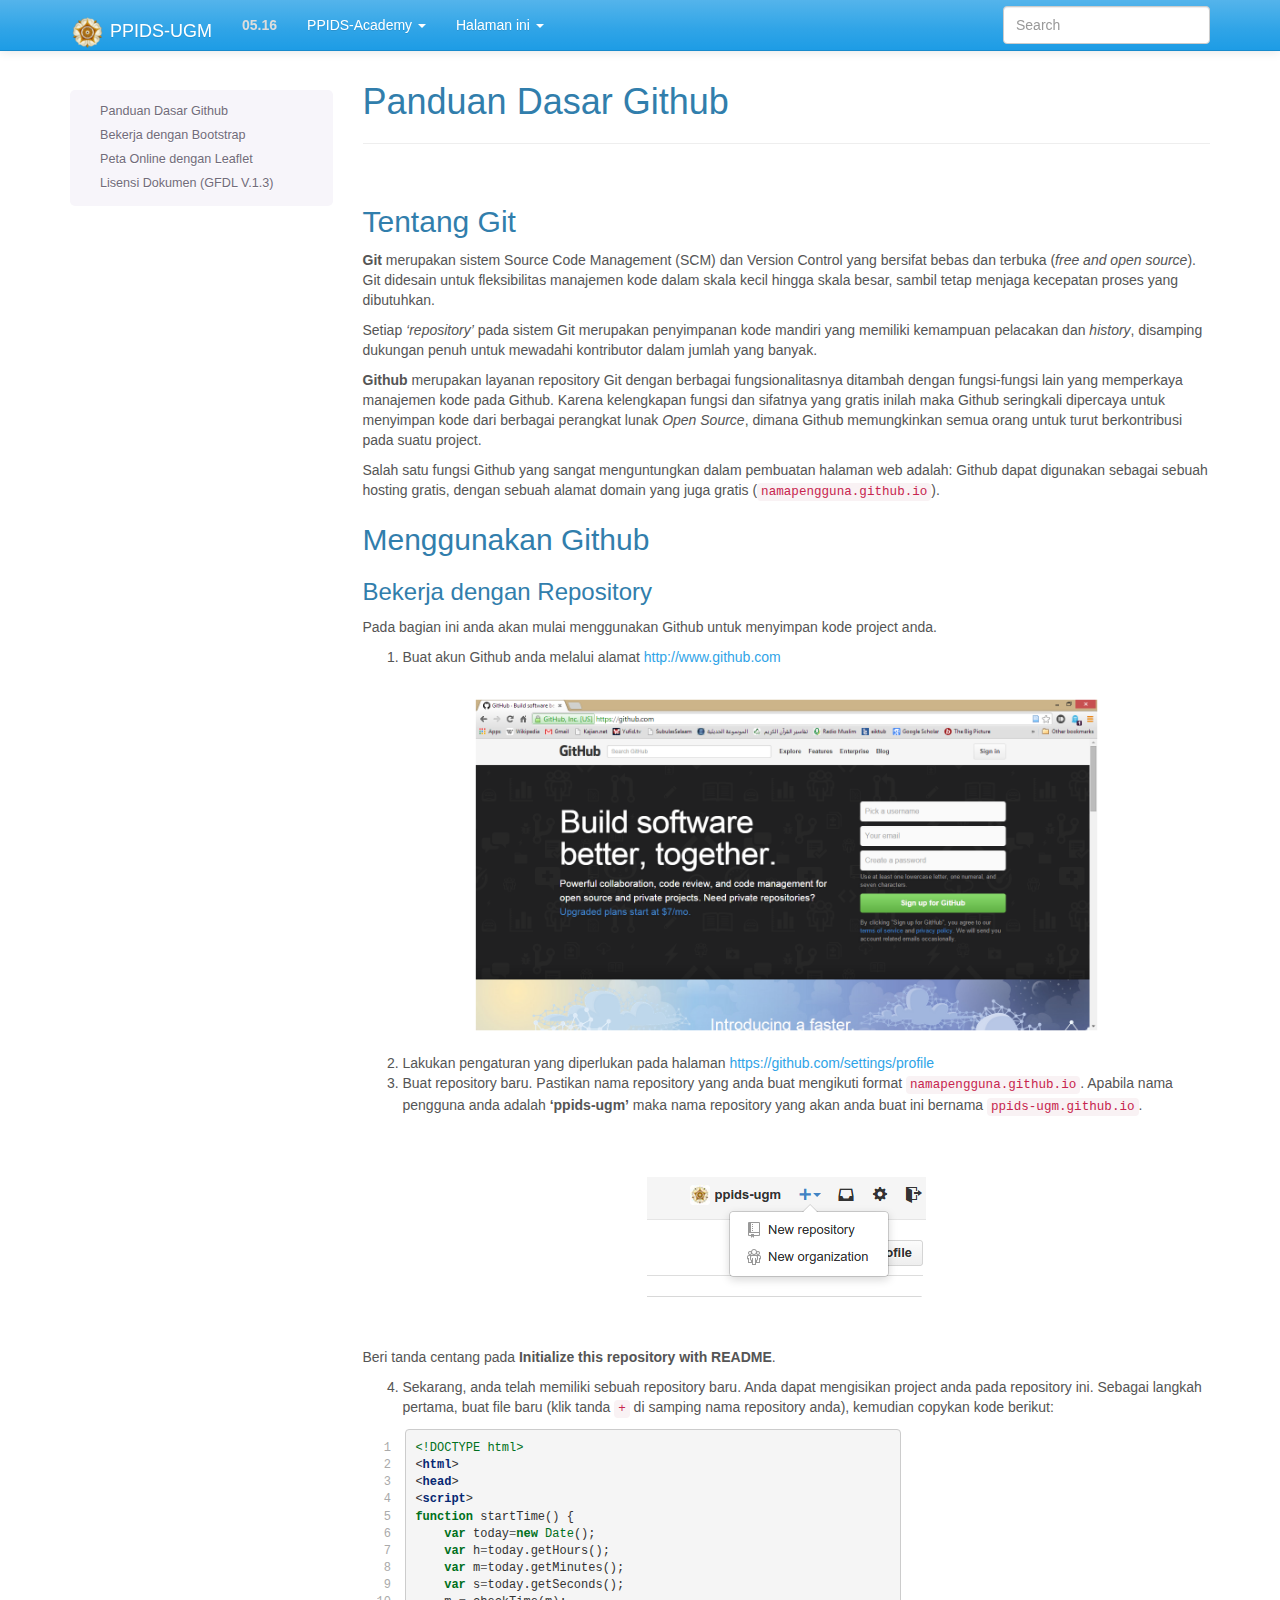
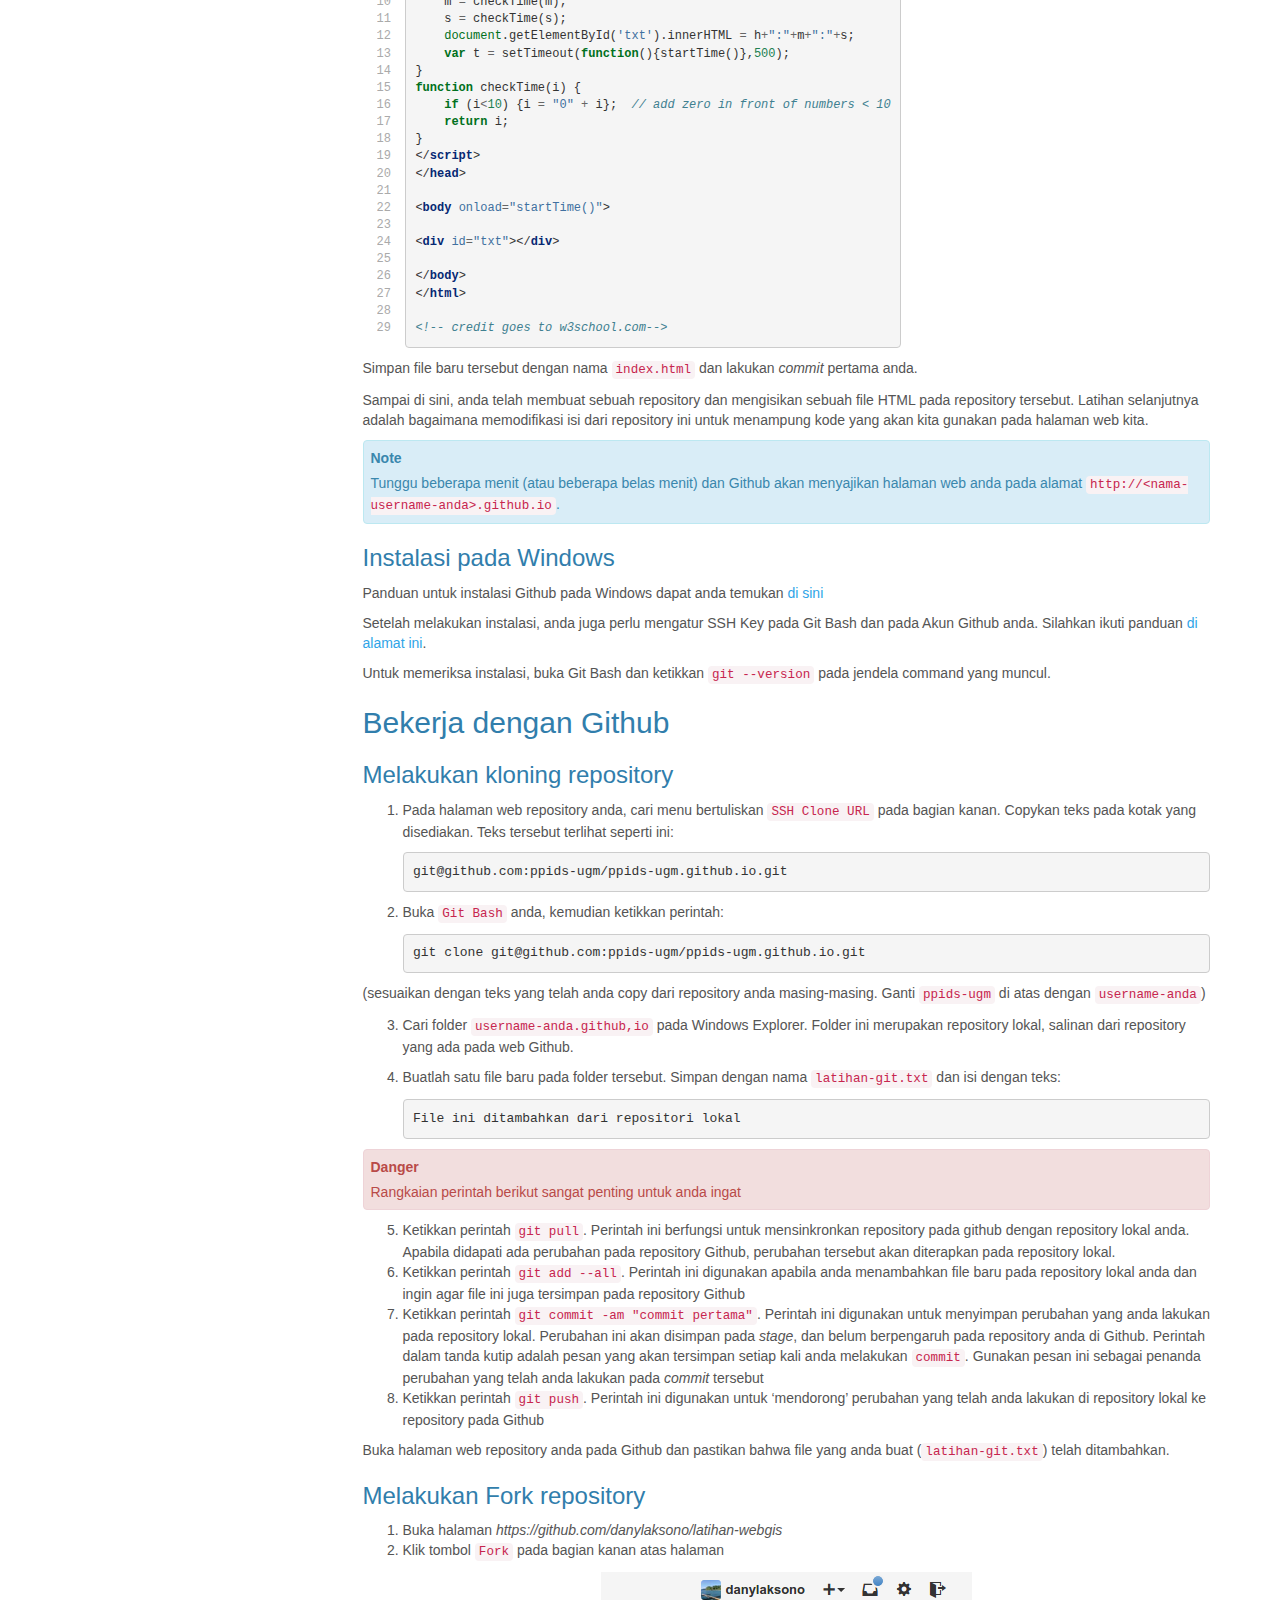
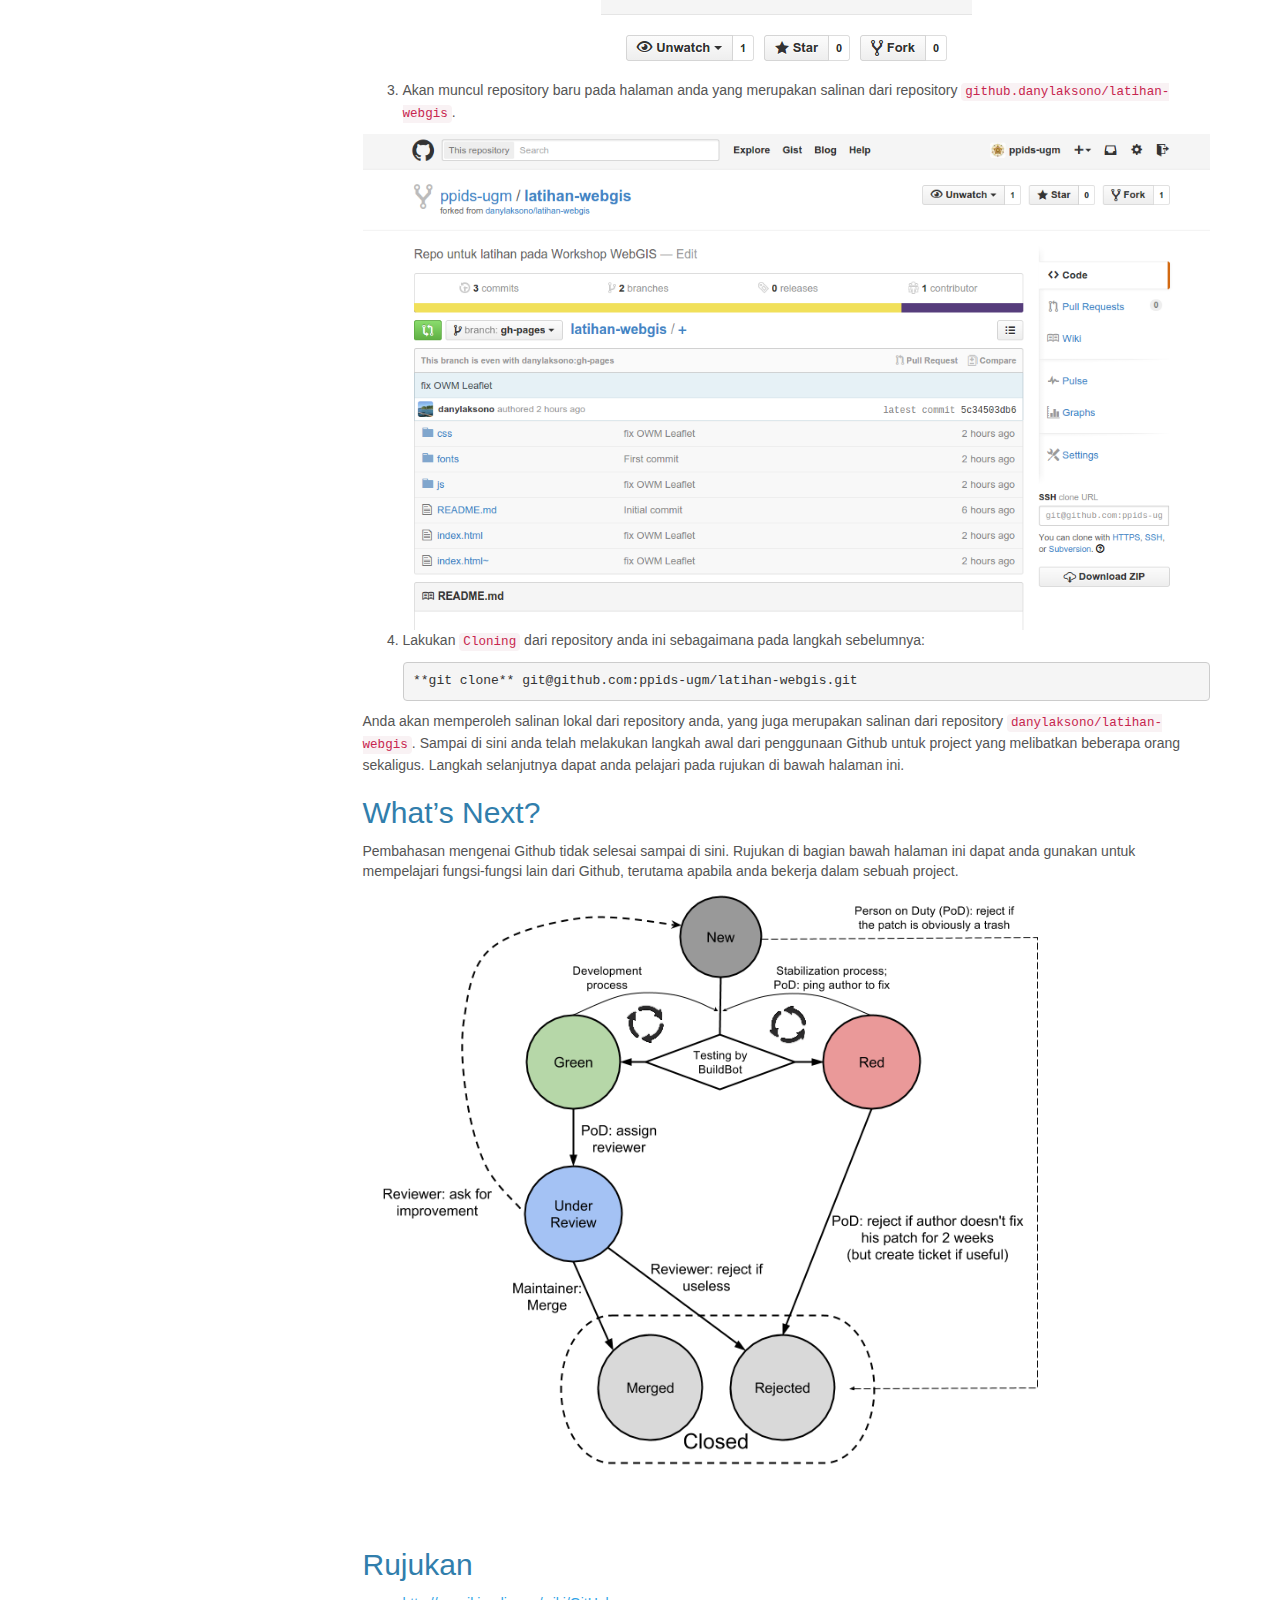
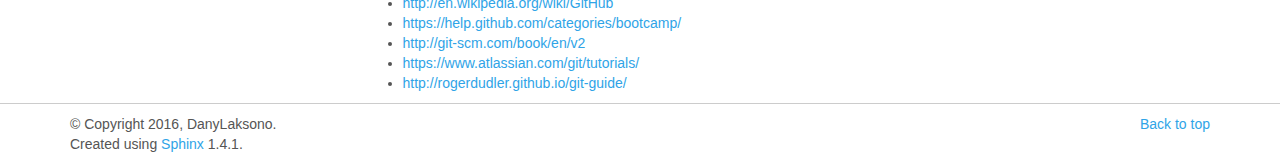
<file: git.html>
<!DOCTYPE html>


<html xmlns="http://www.w3.org/1999/xhtml">
  <head>
    <meta http-equiv="Content-Type" content="text/html; charset=utf-8" />
    
    <title>Panduan Dasar Github &mdash; PPIDS Academy 2.0 documentation</title>
    
    <link rel="stylesheet" href="_static/basic.css" type="text/css" />
    <link rel="stylesheet" href="_static/pygments.css" type="text/css" />
    <link rel="stylesheet" href="_static/bootswatch-3.3.6/cerulean/bootstrap.min.css" type="text/css" />
    <link rel="stylesheet" href="_static/bootstrap-sphinx.css" type="text/css" />
    <link rel="stylesheet" href="_static/my-styles.css" type="text/css" />
    
    <script type="text/javascript">
      var DOCUMENTATION_OPTIONS = {
        URL_ROOT:    './',
        VERSION:     '2.0',
        COLLAPSE_INDEX: false,
        FILE_SUFFIX: '.html',
        HAS_SOURCE:  true
      };
    </script>
    <script type="text/javascript" src="_static/jquery.js"></script>
    <script type="text/javascript" src="_static/underscore.js"></script>
    <script type="text/javascript" src="_static/doctools.js"></script>
    <script type="text/javascript" src="_static/js/jquery-1.11.0.min.js"></script>
    <script type="text/javascript" src="_static/js/jquery-fix.js"></script>
    <script type="text/javascript" src="_static/bootstrap-3.3.6/js/bootstrap.min.js"></script>
    <script type="text/javascript" src="_static/bootstrap-sphinx.js"></script>
    <link rel="shortcut icon" href="_static/favicon.ico"/>
    <link rel="top" title="PPIDS Academy 2.0 documentation" href="index.html" />
    <link rel="next" title="Bekerja dengan Bootstrap" href="bootstrap.html" />
    <link rel="prev" title="PPIDS Academy Tutorial Book" href="index.html" />
<meta charset='utf-8'>
<meta http-equiv='X-UA-Compatible' content='IE=edge,chrome=1'>
<meta name='viewport' content='width=device-width, initial-scale=1.0, maximum-scale=1'>
<meta name="apple-mobile-web-app-capable" content="yes">

  </head>
  <body role="document">

  <div id="navbar" class="navbar navbar-default navbar-default navbar-fixed-top">
    <div class="container">
      <div class="navbar-header">
        <!-- .btn-navbar is used as the toggle for collapsed navbar content -->
        <button type="button" class="navbar-toggle" data-toggle="collapse" data-target=".nav-collapse">
          <span class="icon-bar"></span>
          <span class="icon-bar"></span>
          <span class="icon-bar"></span>
        </button>
        <a class="navbar-brand" href="index.html"><img src="_static/ugm_logo4.png">
          PPIDS-UGM</a>
        <span class="navbar-text navbar-version pull-left"><b>05.16</b></span>
      </div>

        <div class="collapse navbar-collapse nav-collapse">
          <ul class="nav navbar-nav">
            
            
              <li class="dropdown globaltoc-container">
  <a role="button"
     id="dLabelGlobalToc"
     data-toggle="dropdown"
     data-target="#"
     href="index.html">PPIDS-Academy <b class="caret"></b></a>
  <ul class="dropdown-menu globaltoc"
      role="menu"
      aria-labelledby="dLabelGlobalToc"><ul class="current">
<li class="toctree-l1 current"><a class="current reference internal" href="#">Panduan Dasar Github</a><ul>
<li class="toctree-l2"><a class="reference internal" href="#tentang-git">Tentang Git</a></li>
<li class="toctree-l2"><a class="reference internal" href="#menggunakan-github">Menggunakan Github</a><ul>
<li class="toctree-l3"><a class="reference internal" href="#bekerja-dengan-repository">Bekerja dengan Repository</a></li>
<li class="toctree-l3"><a class="reference internal" href="#instalasi-pada-windows">Instalasi pada Windows</a></li>
</ul>
</li>
<li class="toctree-l2"><a class="reference internal" href="#bekerja-dengan-github">Bekerja dengan Github</a><ul>
<li class="toctree-l3"><a class="reference internal" href="#melakukan-kloning-repository">Melakukan kloning repository</a></li>
<li class="toctree-l3"><a class="reference internal" href="#melakukan-fork-repository">Melakukan Fork repository</a></li>
</ul>
</li>
<li class="toctree-l2"><a class="reference internal" href="#what-s-next">What&#8217;s Next?</a></li>
<li class="toctree-l2"><a class="reference internal" href="#rujukan">Rujukan</a></li>
</ul>
</li>
<li class="toctree-l1"><a class="reference internal" href="bootstrap.html">Bekerja dengan Bootstrap</a><ul>
<li class="toctree-l2"><a class="reference internal" href="bootstrap.html#mengenal-bootstrap">Mengenal Bootstrap</a></li>
<li class="toctree-l2"><a class="reference internal" href="bootstrap.html#memanggil-bootstrap">Memanggil Bootstrap</a></li>
<li class="toctree-l2"><a class="reference internal" href="bootstrap.html#berlatih-dengan-bootstrap">Berlatih dengan Bootstrap</a></li>
<li class="toctree-l2"><a class="reference internal" href="bootstrap.html#komponen-bootstrap">Komponen Bootstrap</a></li>
<li class="toctree-l2"><a class="reference internal" href="bootstrap.html#rujukan">Rujukan</a></li>
</ul>
</li>
<li class="toctree-l1"><a class="reference internal" href="leaflet.html">Peta Online dengan Leaflet</a><ul>
<li class="toctree-l2"><a class="reference internal" href="leaflet.html#tentang-leaflet">Tentang Leaflet</a></li>
<li class="toctree-l2"><a class="reference internal" href="leaflet.html#memanggil-leaflet">Memanggil Leaflet</a></li>
<li class="toctree-l2"><a class="reference internal" href="leaflet.html#berlatih-dengan-leaflet">Berlatih dengan Leaflet</a></li>
<li class="toctree-l2"><a class="reference internal" href="leaflet.html#komponen-leaflet">Komponen Leaflet</a></li>
<li class="toctree-l2"><a class="reference internal" href="leaflet.html#what-s-next">What&#8217;s Next?</a></li>
<li class="toctree-l2"><a class="reference internal" href="leaflet.html#rujukan">Rujukan</a></li>
</ul>
</li>
<li class="toctree-l1"><a class="reference internal" href="lisensi.html">Lisensi Dokumen (GFDL V.1.3)</a></li>
</ul>
</ul>
</li>
              
                <li class="dropdown">
  <a role="button"
     id="dLabelLocalToc"
     data-toggle="dropdown"
     data-target="#"
     href="#">Halaman ini <b class="caret"></b></a>
  <ul class="dropdown-menu localtoc"
      role="menu"
      aria-labelledby="dLabelLocalToc"><ul>
<li><a class="reference internal" href="#">Panduan Dasar Github</a><ul>
<li><a class="reference internal" href="#tentang-git">Tentang Git</a></li>
<li><a class="reference internal" href="#menggunakan-github">Menggunakan Github</a><ul>
<li><a class="reference internal" href="#bekerja-dengan-repository">Bekerja dengan Repository</a></li>
<li><a class="reference internal" href="#instalasi-pada-windows">Instalasi pada Windows</a></li>
</ul>
</li>
<li><a class="reference internal" href="#bekerja-dengan-github">Bekerja dengan Github</a><ul>
<li><a class="reference internal" href="#melakukan-kloning-repository">Melakukan kloning repository</a></li>
<li><a class="reference internal" href="#melakukan-fork-repository">Melakukan Fork repository</a></li>
</ul>
</li>
<li><a class="reference internal" href="#what-s-next">What&#8217;s Next?</a></li>
<li><a class="reference internal" href="#rujukan">Rujukan</a></li>
</ul>
</li>
</ul>
</ul>
</li>
              
            
            
            
            
            
          </ul>

          
            
<form class="navbar-form navbar-right" action="search.html" method="get">
 <div class="form-group">
  <input type="text" name="q" class="form-control" placeholder="Search" />
 </div>
  <input type="hidden" name="check_keywords" value="yes" />
  <input type="hidden" name="area" value="default" />
</form>
          
        </div>
    </div>
  </div>

<div class="container">
  <div class="row">
      <div class="col-md-3">
        <div id="sidebar" class="bs-sidenav" role="complementary"><ul class="globaltoc">
<ul class="current">
<li class="toctree-l1 current"><a class="current reference internal" href="#">Panduan Dasar Github</a><ul>
<li class="toctree-l2"><a class="reference internal" href="#tentang-git">Tentang Git</a></li>
<li class="toctree-l2"><a class="reference internal" href="#menggunakan-github">Menggunakan Github</a><ul>
<li class="toctree-l3"><a class="reference internal" href="#bekerja-dengan-repository">Bekerja dengan Repository</a></li>
<li class="toctree-l3"><a class="reference internal" href="#instalasi-pada-windows">Instalasi pada Windows</a></li>
</ul>
</li>
<li class="toctree-l2"><a class="reference internal" href="#bekerja-dengan-github">Bekerja dengan Github</a><ul>
<li class="toctree-l3"><a class="reference internal" href="#melakukan-kloning-repository">Melakukan kloning repository</a></li>
<li class="toctree-l3"><a class="reference internal" href="#melakukan-fork-repository">Melakukan Fork repository</a></li>
</ul>
</li>
<li class="toctree-l2"><a class="reference internal" href="#what-s-next">What&#8217;s Next?</a></li>
<li class="toctree-l2"><a class="reference internal" href="#rujukan">Rujukan</a></li>
</ul>
</li>
<li class="toctree-l1"><a class="reference internal" href="bootstrap.html">Bekerja dengan Bootstrap</a><ul>
<li class="toctree-l2"><a class="reference internal" href="bootstrap.html#mengenal-bootstrap">Mengenal Bootstrap</a></li>
<li class="toctree-l2"><a class="reference internal" href="bootstrap.html#memanggil-bootstrap">Memanggil Bootstrap</a></li>
<li class="toctree-l2"><a class="reference internal" href="bootstrap.html#berlatih-dengan-bootstrap">Berlatih dengan Bootstrap</a></li>
<li class="toctree-l2"><a class="reference internal" href="bootstrap.html#komponen-bootstrap">Komponen Bootstrap</a></li>
<li class="toctree-l2"><a class="reference internal" href="bootstrap.html#rujukan">Rujukan</a></li>
</ul>
</li>
<li class="toctree-l1"><a class="reference internal" href="leaflet.html">Peta Online dengan Leaflet</a><ul>
<li class="toctree-l2"><a class="reference internal" href="leaflet.html#tentang-leaflet">Tentang Leaflet</a></li>
<li class="toctree-l2"><a class="reference internal" href="leaflet.html#memanggil-leaflet">Memanggil Leaflet</a></li>
<li class="toctree-l2"><a class="reference internal" href="leaflet.html#berlatih-dengan-leaflet">Berlatih dengan Leaflet</a></li>
<li class="toctree-l2"><a class="reference internal" href="leaflet.html#komponen-leaflet">Komponen Leaflet</a></li>
<li class="toctree-l2"><a class="reference internal" href="leaflet.html#what-s-next">What&#8217;s Next?</a></li>
<li class="toctree-l2"><a class="reference internal" href="leaflet.html#rujukan">Rujukan</a></li>
</ul>
</li>
<li class="toctree-l1"><a class="reference internal" href="lisensi.html">Lisensi Dokumen (GFDL V.1.3)</a></li>
</ul>
 
</ul>


        </div>
      </div>
    <div class="col-md-9 content">
      
  <div class="section" id="panduan-dasar-github">
<span id="git"></span><h1>Panduan Dasar Github<a class="headerlink" href="#panduan-dasar-github" title="Permalink to this headline">¶</a></h1>
<hr></br><div class="section" id="tentang-git">
<h2>Tentang Git<a class="headerlink" href="#tentang-git" title="Permalink to this headline">¶</a></h2>
<p><strong>Git</strong> merupakan sistem Source Code Management (SCM) dan Version Control
yang bersifat bebas dan terbuka (<em>free and open source</em>). Git didesain
untuk fleksibilitas manajemen kode dalam skala kecil hingga skala besar,
sambil tetap menjaga kecepatan proses yang dibutuhkan.</p>
<p>Setiap <em>&#8216;repository&#8217;</em> pada sistem Git merupakan penyimpanan kode mandiri
yang memiliki kemampuan pelacakan dan <em>history</em>, disamping dukungan penuh untuk
mewadahi kontributor dalam jumlah yang banyak.</p>
<p><strong>Github</strong> merupakan layanan repository Git dengan berbagai fungsionalitasnya
ditambah dengan fungsi-fungsi lain yang memperkaya manajemen kode pada
Github. Karena kelengkapan fungsi dan sifatnya yang gratis inilah maka Github
seringkali dipercaya untuk menyimpan kode dari berbagai perangkat lunak <em>Open
Source</em>, dimana Github memungkinkan semua orang untuk turut berkontribusi
pada suatu project.</p>
<p>Salah satu fungsi Github yang sangat menguntungkan dalam pembuatan halaman
web adalah: Github dapat digunakan sebagai sebuah hosting gratis, dengan
sebuah alamat domain yang juga gratis (<code class="docutils literal"><span class="pre">namapengguna.github.io</span></code>).</p>
</div>
<div class="section" id="menggunakan-github">
<h2>Menggunakan Github<a class="headerlink" href="#menggunakan-github" title="Permalink to this headline">¶</a></h2>
<div class="section" id="bekerja-dengan-repository">
<h3>Bekerja dengan Repository<a class="headerlink" href="#bekerja-dengan-repository" title="Permalink to this headline">¶</a></h3>
<p>Pada bagian ini anda akan mulai menggunakan Github untuk menyimpan kode project anda.</p>
<ol class="arabic simple">
<li>Buat akun Github anda melalui alamat <a class="reference external" href="http://www.github.com">http://www.github.com</a></li>
</ol>
<a class="reference internal image-reference" href="_images/git_github-webpages.png"><img alt="_images/git_github-webpages.png" class="align-center" src="_images/git_github-webpages.png" style="width: 500pt;" /></a>
<ol class="arabic simple" start="2">
<li>Lakukan pengaturan yang diperlukan pada halaman <a class="reference external" href="https://github.com/settings/profile">https://github.com/settings/profile</a></li>
<li>Buat repository baru. Pastikan nama repository yang anda buat mengikuti format <code class="docutils literal"><span class="pre">namapengguna.github.io</span></code>.  Apabila nama pengguna anda adalah <strong>&#8216;ppids-ugm&#8217;</strong> maka nama repository yang akan anda buat ini bernama <code class="docutils literal"><span class="pre">ppids-ugm.github.io</span></code>.</li>
</ol>
<img alt="_images/git_new-repo.png" class="align-center" src="_images/git_new-repo.png" />
<p>Beri tanda centang pada <strong>Initialize this repository with README</strong>.</p>
<ol class="arabic simple" start="4">
<li>Sekarang, anda telah memiliki sebuah repository baru. Anda dapat mengisikan project anda pada repository ini. Sebagai langkah pertama, buat file baru (klik tanda <code class="docutils literal"><span class="pre">+</span></code> di samping nama repository anda), kemudian copykan kode berikut:</li>
</ol>
<div class="highlight-html"><table class="highlighttable"><tr><td class="linenos"><div class="linenodiv"><pre> 1
 2
 3
 4
 5
 6
 7
 8
 9
10
11
12
13
14
15
16
17
18
19
20
21
22
23
24
25
26
27
28
29</pre></div></td><td class="code"><div class="highlight"><pre><span></span><span class="cp">&lt;!DOCTYPE html&gt;</span>
<span class="p">&lt;</span><span class="nt">html</span><span class="p">&gt;</span>
<span class="p">&lt;</span><span class="nt">head</span><span class="p">&gt;</span>
<span class="p">&lt;</span><span class="nt">script</span><span class="p">&gt;</span>
<span class="kd">function</span> <span class="nx">startTime</span><span class="p">()</span> <span class="p">{</span>
    <span class="kd">var</span> <span class="nx">today</span><span class="o">=</span><span class="k">new</span> <span class="nb">Date</span><span class="p">();</span>
    <span class="kd">var</span> <span class="nx">h</span><span class="o">=</span><span class="nx">today</span><span class="p">.</span><span class="nx">getHours</span><span class="p">();</span>
    <span class="kd">var</span> <span class="nx">m</span><span class="o">=</span><span class="nx">today</span><span class="p">.</span><span class="nx">getMinutes</span><span class="p">();</span>
    <span class="kd">var</span> <span class="nx">s</span><span class="o">=</span><span class="nx">today</span><span class="p">.</span><span class="nx">getSeconds</span><span class="p">();</span>
    <span class="nx">m</span> <span class="o">=</span> <span class="nx">checkTime</span><span class="p">(</span><span class="nx">m</span><span class="p">);</span>
    <span class="nx">s</span> <span class="o">=</span> <span class="nx">checkTime</span><span class="p">(</span><span class="nx">s</span><span class="p">);</span>
    <span class="nb">document</span><span class="p">.</span><span class="nx">getElementById</span><span class="p">(</span><span class="s1">&#39;txt&#39;</span><span class="p">).</span><span class="nx">innerHTML</span> <span class="o">=</span> <span class="nx">h</span><span class="o">+</span><span class="s2">&quot;:&quot;</span><span class="o">+</span><span class="nx">m</span><span class="o">+</span><span class="s2">&quot;:&quot;</span><span class="o">+</span><span class="nx">s</span><span class="p">;</span>
    <span class="kd">var</span> <span class="nx">t</span> <span class="o">=</span> <span class="nx">setTimeout</span><span class="p">(</span><span class="kd">function</span><span class="p">(){</span><span class="nx">startTime</span><span class="p">()},</span><span class="mi">500</span><span class="p">);</span>
<span class="p">}</span>
<span class="kd">function</span> <span class="nx">checkTime</span><span class="p">(</span><span class="nx">i</span><span class="p">)</span> <span class="p">{</span>
    <span class="k">if</span> <span class="p">(</span><span class="nx">i</span><span class="o">&lt;</span><span class="mi">10</span><span class="p">)</span> <span class="p">{</span><span class="nx">i</span> <span class="o">=</span> <span class="s2">&quot;0&quot;</span> <span class="o">+</span> <span class="nx">i</span><span class="p">};</span>  <span class="c1">// add zero in front of numbers &lt; 10</span>
    <span class="k">return</span> <span class="nx">i</span><span class="p">;</span>
<span class="p">}</span>
<span class="p">&lt;/</span><span class="nt">script</span><span class="p">&gt;</span>
<span class="p">&lt;/</span><span class="nt">head</span><span class="p">&gt;</span>

<span class="p">&lt;</span><span class="nt">body</span> <span class="na">onload</span><span class="o">=</span><span class="s">&quot;startTime()&quot;</span><span class="p">&gt;</span>

<span class="p">&lt;</span><span class="nt">div</span> <span class="na">id</span><span class="o">=</span><span class="s">&quot;txt&quot;</span><span class="p">&gt;&lt;/</span><span class="nt">div</span><span class="p">&gt;</span>

<span class="p">&lt;/</span><span class="nt">body</span><span class="p">&gt;</span>
<span class="p">&lt;/</span><span class="nt">html</span><span class="p">&gt;</span>

<span class="c">&lt;!-- credit goes to w3school.com--&gt;</span>
</pre></div>
</td></tr></table></div>
<p>Simpan file baru tersebut dengan nama <code class="docutils literal"><span class="pre">index.html</span></code> dan lakukan <em>commit</em> pertama anda.</p>
<p>Sampai di sini, anda telah membuat sebuah repository dan mengisikan sebuah
file HTML pada repository tersebut. Latihan selanjutnya adalah bagaimana memodifikasi isi dari repository ini untuk menampung
kode yang akan kita gunakan pada halaman web kita.</p>
<div class="admonition note">
<p class="first admonition-title">Note</p>
<p class="last">Tunggu beberapa menit (atau beberapa belas menit) dan Github akan menyajikan halaman web anda pada alamat <code class="docutils literal"><span class="pre">http://&lt;nama-username-anda&gt;.github.io</span></code>.</p>
</div>
</div>
<div class="section" id="instalasi-pada-windows">
<h3>Instalasi pada Windows<a class="headerlink" href="#instalasi-pada-windows" title="Permalink to this headline">¶</a></h3>
<p>Panduan untuk instalasi Github pada Windows dapat anda temukan <a class="reference external" href="http://www.geekgumbo.com/2010/04/09/installing-git-on-windows/">di sini</a></p>
<p>Setelah melakukan instalasi, anda juga perlu mengatur SSH Key pada Git Bash
dan pada Akun Github anda. Silahkan ikuti panduan <a class="reference external" href="http://guides.beanstalkapp.com/version-control/git-on-windows.html">di alamat ini</a>.</p>
<p>Untuk memeriksa instalasi, buka Git Bash dan ketikkan <code class="docutils literal"><span class="pre">git</span> <span class="pre">--version</span></code>
pada jendela command yang muncul.</p>
</div>
</div>
<div class="section" id="bekerja-dengan-github">
<h2>Bekerja dengan Github<a class="headerlink" href="#bekerja-dengan-github" title="Permalink to this headline">¶</a></h2>
<div class="section" id="melakukan-kloning-repository">
<h3>Melakukan kloning repository<a class="headerlink" href="#melakukan-kloning-repository" title="Permalink to this headline">¶</a></h3>
<ol class="arabic">
<li><p class="first">Pada halaman web repository anda, cari menu bertuliskan <code class="docutils literal"><span class="pre">SSH</span> <span class="pre">Clone</span> <span class="pre">URL</span></code> pada bagian kanan. Copykan teks pada kotak yang disediakan. Teks tersebut terlihat seperti ini:</p>
<div class="highlight-html"><div class="highlight"><pre><span></span>git@github.com:ppids-ugm/ppids-ugm.github.io.git
</pre></div>
</div>
</li>
<li><p class="first">Buka <code class="docutils literal"><span class="pre">Git</span> <span class="pre">Bash</span></code> anda, kemudian ketikkan perintah:</p>
<div class="highlight-html"><div class="highlight"><pre><span></span>git clone git@github.com:ppids-ugm/ppids-ugm.github.io.git
</pre></div>
</div>
</li>
</ol>
<p>(sesuaikan dengan teks yang telah anda copy dari repository anda masing-masing. Ganti <code class="docutils literal"><span class="pre">ppids-ugm</span></code> di atas dengan  <code class="docutils literal"><span class="pre">username-anda</span></code>)</p>
<ol class="arabic" start="3">
<li><p class="first">Cari folder <code class="docutils literal"><span class="pre">username-anda.github,io</span></code> pada Windows Explorer. Folder ini merupakan repository lokal, salinan dari repository yang ada pada web Github.</p>
</li>
<li><p class="first">Buatlah satu file baru pada folder tersebut. Simpan dengan nama <code class="docutils literal"><span class="pre">latihan-git.txt</span></code> dan isi dengan teks:</p>
<div class="highlight-html"><div class="highlight"><pre><span></span>File ini ditambahkan dari repositori lokal
</pre></div>
</div>
</li>
</ol>
<div class="admonition danger">
<p class="first admonition-title">Danger</p>
<p class="last">Rangkaian perintah berikut sangat penting untuk anda ingat</p>
</div>
<ol class="arabic simple" start="5">
<li>Ketikkan perintah <code class="docutils literal"><span class="pre">git</span> <span class="pre">pull</span></code>. Perintah ini berfungsi untuk mensinkronkan repository pada github dengan repository lokal anda. Apabila didapati ada perubahan pada repository Github, perubahan tersebut akan diterapkan pada repository lokal.</li>
<li>Ketikkan perintah <code class="docutils literal"><span class="pre">git</span> <span class="pre">add</span> <span class="pre">--all</span></code>. Perintah ini digunakan apabila anda menambahkan file baru pada repository lokal anda dan ingin agar file ini juga tersimpan pada repository Github</li>
<li>Ketikkan perintah <code class="docutils literal"><span class="pre">git</span> <span class="pre">commit</span> <span class="pre">-am</span> <span class="pre">&quot;commit</span> <span class="pre">pertama&quot;</span></code>. Perintah ini digunakan untuk menyimpan perubahan yang anda lakukan pada repository lokal. Perubahan ini akan disimpan pada <em>stage</em>, dan belum berpengaruh pada repository anda di Github. Perintah dalam tanda kutip adalah pesan yang akan tersimpan setiap kali anda melakukan <code class="docutils literal"><span class="pre">commit</span></code>. Gunakan pesan ini sebagai penanda perubahan yang telah anda lakukan pada <em>commit</em> tersebut</li>
<li>Ketikkan perintah <code class="docutils literal"><span class="pre">git</span> <span class="pre">push</span></code>. Perintah ini digunakan untuk &#8216;mendorong&#8217; perubahan yang telah anda lakukan di repository lokal ke repository pada Github</li>
</ol>
<p>Buka halaman web repository anda pada Github dan pastikan bahwa file yang anda buat (<code class="docutils literal"><span class="pre">latihan-git.txt</span></code>) telah ditambahkan.</p>
</div>
<div class="section" id="melakukan-fork-repository">
<h3>Melakukan Fork repository<a class="headerlink" href="#melakukan-fork-repository" title="Permalink to this headline">¶</a></h3>
<ol class="arabic simple">
<li>Buka halaman <cite>https://github.com/danylaksono/latihan-webgis</cite></li>
<li>Klik tombol <code class="docutils literal"><span class="pre">Fork</span></code> pada bagian kanan atas halaman</li>
</ol>
<img alt="_images/git_fork.png" class="align-center" src="_images/git_fork.png" />
<ol class="arabic simple" start="3">
<li>Akan muncul repository baru pada halaman anda yang merupakan salinan dari repository <code class="docutils literal"><span class="pre">github.danylaksono/latihan-webgis</span></code>.</li>
</ol>
<img alt="_images/git_forked.png" class="align-center" src="_images/git_forked.png" />
<ol class="arabic" start="4">
<li><p class="first">Lakukan <code class="docutils literal"><span class="pre">Cloning</span></code> dari repository anda ini sebagaimana pada langkah sebelumnya:</p>
<div class="highlight-html"><div class="highlight"><pre><span></span>**git clone** git@github.com:ppids-ugm/latihan-webgis.git
</pre></div>
</div>
</li>
</ol>
<p>Anda akan memperoleh salinan lokal dari repository anda, yang juga merupakan salinan dari repository <code class="docutils literal"><span class="pre">danylaksono/latihan-webgis</span></code>. Sampai di sini anda telah melakukan langkah awal dari penggunaan Github untuk project yang melibatkan beberapa orang sekaligus. Langkah selanjutnya dapat anda pelajari pada rujukan di bawah halaman ini.</p>
</div>
</div>
<div class="section" id="what-s-next">
<h2>What&#8217;s Next?<a class="headerlink" href="#what-s-next" title="Permalink to this headline">¶</a></h2>
<p>Pembahasan mengenai Github tidak selesai sampai di sini. Rujukan di bagian
bawah halaman ini dapat anda gunakan untuk mempelajari fungsi-fungsi lain dari
Github, terutama apabila anda bekerja dalam sebuah project.</p>
<img alt="_images/git_fork-workflow.png" class="align-center" src="_images/git_fork-workflow.png" />
</div>
<div class="section" id="rujukan">
<span id="ref-git"></span><h2>Rujukan<a class="headerlink" href="#rujukan" title="Permalink to this headline">¶</a></h2>
<ul class="simple">
<li><a class="reference external" href="http://en.wikipedia.org/wiki/GitHub">http://en.wikipedia.org/wiki/GitHub</a></li>
<li><a class="reference external" href="https://help.github.com/categories/bootcamp/">https://help.github.com/categories/bootcamp/</a></li>
<li><a class="reference external" href="http://git-scm.com/book/en/v2">http://git-scm.com/book/en/v2</a></li>
<li><a class="reference external" href="https://www.atlassian.com/git/tutorials/">https://www.atlassian.com/git/tutorials/</a></li>
<li><a class="reference external" href="http://rogerdudler.github.io/git-guide/">http://rogerdudler.github.io/git-guide/</a></li>
</ul>
</div>
</div>


    </div>
      
  </div>
</div>
<footer class="footer">
  <div class="container">
    <p class="pull-right">
      <a href="#">Back to top</a>
      
    </p>
    <p>
        &copy; Copyright 2016, DanyLaksono.<br/>
      Created using <a href="http://sphinx-doc.org/">Sphinx</a> 1.4.1.<br/>
    </p>
  </div>
</footer>
  </body>
</html>
</file>
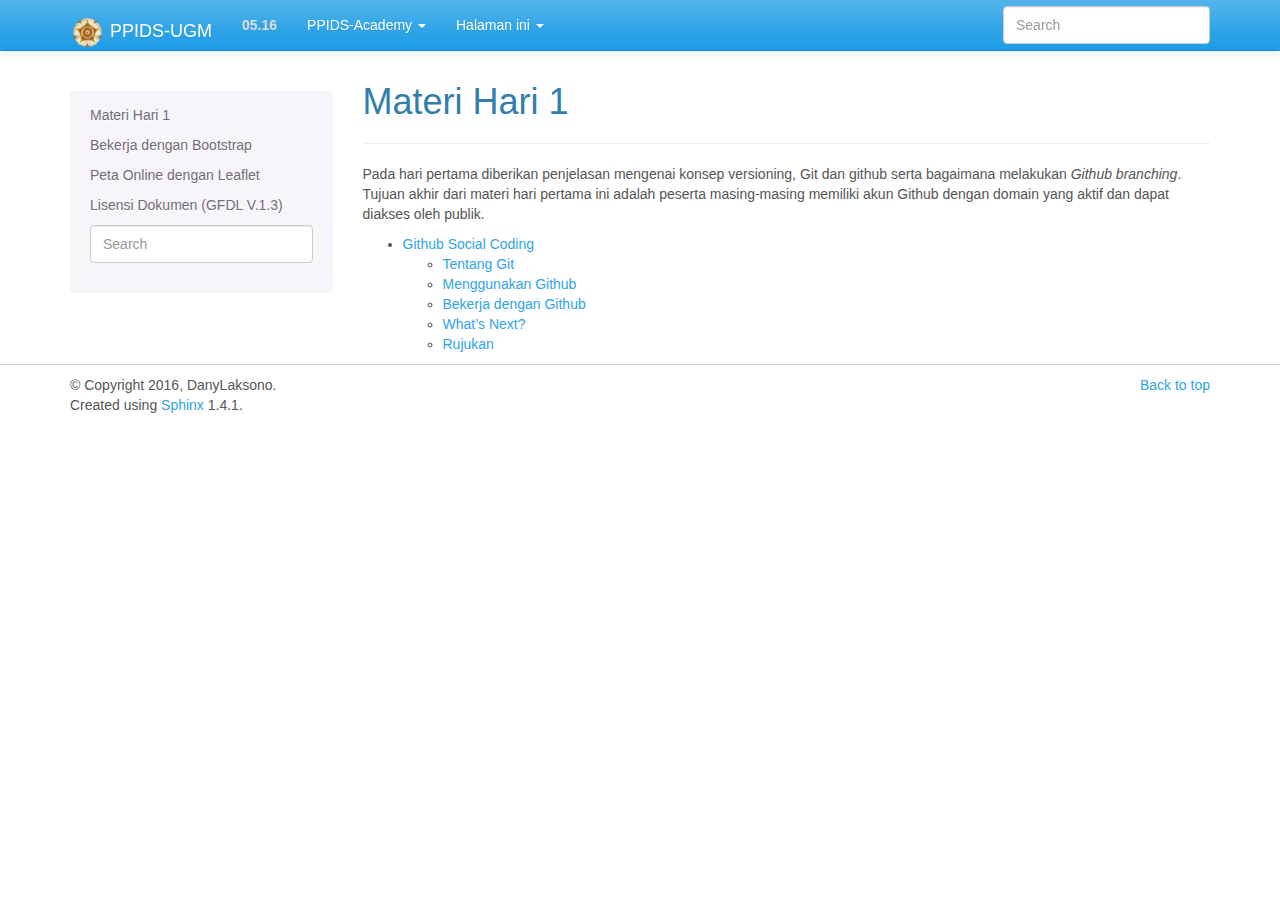
<file: hari_1 (copy).html>
<!DOCTYPE html>


<html xmlns="http://www.w3.org/1999/xhtml">
  <head>
    <meta http-equiv="Content-Type" content="text/html; charset=utf-8" />
    
    <title>Materi Hari 1 &mdash; PPIDS Academy 2.0 documentation</title>
    
    <link rel="stylesheet" href="_static/basic.css" type="text/css" />
    <link rel="stylesheet" href="_static/pygments.css" type="text/css" />
    <link rel="stylesheet" href="_static/bootswatch-3.3.6/cerulean/bootstrap.min.css" type="text/css" />
    <link rel="stylesheet" href="_static/bootstrap-sphinx.css" type="text/css" />
    <link rel="stylesheet" href="_static/my-styles.css" type="text/css" />
    
    <script type="text/javascript">
      var DOCUMENTATION_OPTIONS = {
        URL_ROOT:    './',
        VERSION:     '2.0',
        COLLAPSE_INDEX: false,
        FILE_SUFFIX: '.html',
        HAS_SOURCE:  true
      };
    </script>
    <script type="text/javascript" src="_static/jquery.js"></script>
    <script type="text/javascript" src="_static/underscore.js"></script>
    <script type="text/javascript" src="_static/doctools.js"></script>
    <script type="text/javascript" src="_static/js/jquery-1.11.0.min.js"></script>
    <script type="text/javascript" src="_static/js/jquery-fix.js"></script>
    <script type="text/javascript" src="_static/bootstrap-3.3.6/js/bootstrap.min.js"></script>
    <script type="text/javascript" src="_static/bootstrap-sphinx.js"></script>
    <link rel="shortcut icon" href="_static/favicon.ico"/>
    <link rel="top" title="PPIDS Academy 2.0 documentation" href="index.html" />
<meta charset='utf-8'>
<meta http-equiv='X-UA-Compatible' content='IE=edge,chrome=1'>
<meta name='viewport' content='width=device-width, initial-scale=1.0, maximum-scale=1'>
<meta name="apple-mobile-web-app-capable" content="yes">

  </head>
  <body role="document">

  <div id="navbar" class="navbar navbar-default navbar-default navbar-fixed-top">
    <div class="container">
      <div class="navbar-header">
        <!-- .btn-navbar is used as the toggle for collapsed navbar content -->
        <button type="button" class="navbar-toggle" data-toggle="collapse" data-target=".nav-collapse">
          <span class="icon-bar"></span>
          <span class="icon-bar"></span>
          <span class="icon-bar"></span>
        </button>
        <a class="navbar-brand" href="index.html"><img src="_static/ugm_logo4.png">
          PPIDS-UGM</a>
        <span class="navbar-text navbar-version pull-left"><b>05.16</b></span>
      </div>

        <div class="collapse navbar-collapse nav-collapse">
          <ul class="nav navbar-nav">
            
            
              <li class="dropdown globaltoc-container">
  <a role="button"
     id="dLabelGlobalToc"
     data-toggle="dropdown"
     data-target="#"
     href="index.html">PPIDS-Academy <b class="caret"></b></a>
  <ul class="dropdown-menu globaltoc"
      role="menu"
      aria-labelledby="dLabelGlobalToc"><ul>
<li class="toctree-l1"><a class="reference internal" href="hari_1.html">Materi Hari 1</a><ul>
<li class="toctree-l2"><a class="reference internal" href="hari1/git.html">Github Social Coding</a><ul>
<li class="toctree-l3"><a class="reference internal" href="hari1/git.html#tentang-git">Tentang Git</a></li>
<li class="toctree-l3"><a class="reference internal" href="hari1/git.html#menggunakan-github">Menggunakan Github</a><ul>
<li class="toctree-l4"><a class="reference internal" href="hari1/git.html#bekerja-dengan-repository">Bekerja dengan Repository</a></li>
<li class="toctree-l4"><a class="reference internal" href="hari1/git.html#instalasi-pada-windows">Instalasi pada Windows</a></li>
</ul>
</li>
<li class="toctree-l3"><a class="reference internal" href="hari1/git.html#bekerja-dengan-github">Bekerja dengan Github</a><ul>
<li class="toctree-l4"><a class="reference internal" href="hari1/git.html#melakukan-kloning-repository">Melakukan kloning repository</a></li>
<li class="toctree-l4"><a class="reference internal" href="hari1/git.html#melakukan-fork-repository">Melakukan Fork repository</a></li>
</ul>
</li>
<li class="toctree-l3"><a class="reference internal" href="hari1/git.html#what-s-next">What&#8217;s Next?</a></li>
<li class="toctree-l3"><a class="reference internal" href="hari1/git.html#rujukan">Rujukan</a></li>
</ul>
</li>
</ul>
</li>
<li class="toctree-l1"><a class="reference internal" href="bootstrap.html">Bekerja dengan Bootstrap</a><ul>
<li class="toctree-l2"><a class="reference internal" href="bootstrap.html#mengenal-bootstrap">Mengenal Bootstrap</a></li>
<li class="toctree-l2"><a class="reference internal" href="bootstrap.html#memanggil-bootstrap">Memanggil Bootstrap</a></li>
<li class="toctree-l2"><a class="reference internal" href="bootstrap.html#berlatih-dengan-bootstrap">Berlatih dengan Bootstrap</a></li>
<li class="toctree-l2"><a class="reference internal" href="bootstrap.html#komponen-bootstrap">Komponen Bootstrap</a></li>
<li class="toctree-l2"><a class="reference internal" href="bootstrap.html#rujukan">Rujukan</a></li>
</ul>
</li>
<li class="toctree-l1"><a class="reference internal" href="leaflet.html">Peta Online dengan Leaflet</a><ul>
<li class="toctree-l2"><a class="reference internal" href="leaflet.html#tentang-leaflet">Tentang Leaflet</a></li>
<li class="toctree-l2"><a class="reference internal" href="leaflet.html#memanggil-leaflet">Memanggil Leaflet</a></li>
<li class="toctree-l2"><a class="reference internal" href="leaflet.html#berlatih-dengan-leaflet">Berlatih dengan Leaflet</a></li>
<li class="toctree-l2"><a class="reference internal" href="leaflet.html#komponen-leaflet">Komponen Leaflet</a></li>
<li class="toctree-l2"><a class="reference internal" href="leaflet.html#what-s-next">What&#8217;s Next?</a></li>
<li class="toctree-l2"><a class="reference internal" href="leaflet.html#rujukan">Rujukan</a></li>
</ul>
</li>
<li class="toctree-l1"><a class="reference internal" href="lisensi.html">Lisensi Dokumen (GFDL V.1.3)</a></li>
</ul>
</ul>
</li>
              
                <li class="dropdown">
  <a role="button"
     id="dLabelLocalToc"
     data-toggle="dropdown"
     data-target="#"
     href="#">Halaman ini <b class="caret"></b></a>
  <ul class="dropdown-menu localtoc"
      role="menu"
      aria-labelledby="dLabelLocalToc"><ul>
<li class="toctree-l1"><a class="reference internal" href="hari_1.html">Materi Hari 1</a></li>
<li class="toctree-l1"><a class="reference internal" href="bootstrap.html">Bekerja dengan Bootstrap</a></li>
<li class="toctree-l1"><a class="reference internal" href="leaflet.html">Peta Online dengan Leaflet</a></li>
<li class="toctree-l1"><a class="reference internal" href="lisensi.html">Lisensi Dokumen (GFDL V.1.3)</a></li>
</ul>
</ul>
</li>
              
            
            
            
            
            
          </ul>

          
            
<form class="navbar-form navbar-right" action="search.html" method="get">
 <div class="form-group">
  <input type="text" name="q" class="form-control" placeholder="Search" />
 </div>
  <input type="hidden" name="check_keywords" value="yes" />
  <input type="hidden" name="area" value="default" />
</form>
          
        </div>
    </div>
  </div>

<div class="container">
  <div class="row">
      <div class="col-md-3">
        <div id="sidebar" class="bs-sidenav" role="complementary"><ul>
<li class="toctree-l1"><a class="reference internal" href="hari_1.html">Materi Hari 1</a></li>
<li class="toctree-l1"><a class="reference internal" href="bootstrap.html">Bekerja dengan Bootstrap</a></li>
<li class="toctree-l1"><a class="reference internal" href="leaflet.html">Peta Online dengan Leaflet</a></li>
<li class="toctree-l1"><a class="reference internal" href="lisensi.html">Lisensi Dokumen (GFDL V.1.3)</a></li>
</ul>

<form action="search.html" method="get">
 <div class="form-group">
  <input type="text" name="q" class="form-control" placeholder="Search" />
 </div>
  <input type="hidden" name="check_keywords" value="yes" />
  <input type="hidden" name="area" value="default" />
</form>
        </div>
      </div>
    <div class="col-md-9 content">
      
  <div class="section" id="materi-hari-1">
<span id="hari1"></span><h1>Materi Hari 1<a class="headerlink" href="#materi-hari-1" title="Permalink to this headline">¶</a></h1>
<hr><p>Pada hari pertama diberikan penjelasan mengenai konsep versioning, Git dan github serta bagaimana
melakukan <em>Github branching</em>. Tujuan akhir dari materi hari pertama ini adalah peserta masing-masing
memiliki akun Github dengan domain yang aktif dan dapat diakses oleh publik.</p>
<div class="toctree-wrapper compound">
<ul>
<li class="toctree-l1"><a class="reference internal" href="hari1/git.html">Github Social Coding</a><ul>
<li class="toctree-l2"><a class="reference internal" href="hari1/git.html#tentang-git">Tentang Git</a></li>
<li class="toctree-l2"><a class="reference internal" href="hari1/git.html#menggunakan-github">Menggunakan Github</a></li>
<li class="toctree-l2"><a class="reference internal" href="hari1/git.html#bekerja-dengan-github">Bekerja dengan Github</a></li>
<li class="toctree-l2"><a class="reference internal" href="hari1/git.html#what-s-next">What&#8217;s Next?</a></li>
<li class="toctree-l2"><a class="reference internal" href="hari1/git.html#rujukan">Rujukan</a></li>
</ul>
</li>
</ul>
</div>
</div>


    </div>
      
  </div>
</div>
<footer class="footer">
  <div class="container">
    <p class="pull-right">
      <a href="#">Back to top</a>
      
    </p>
    <p>
        &copy; Copyright 2016, DanyLaksono.<br/>
      Created using <a href="http://sphinx-doc.org/">Sphinx</a> 1.4.1.<br/>
    </p>
  </div>
</footer>
  </body>
</html>
</file>
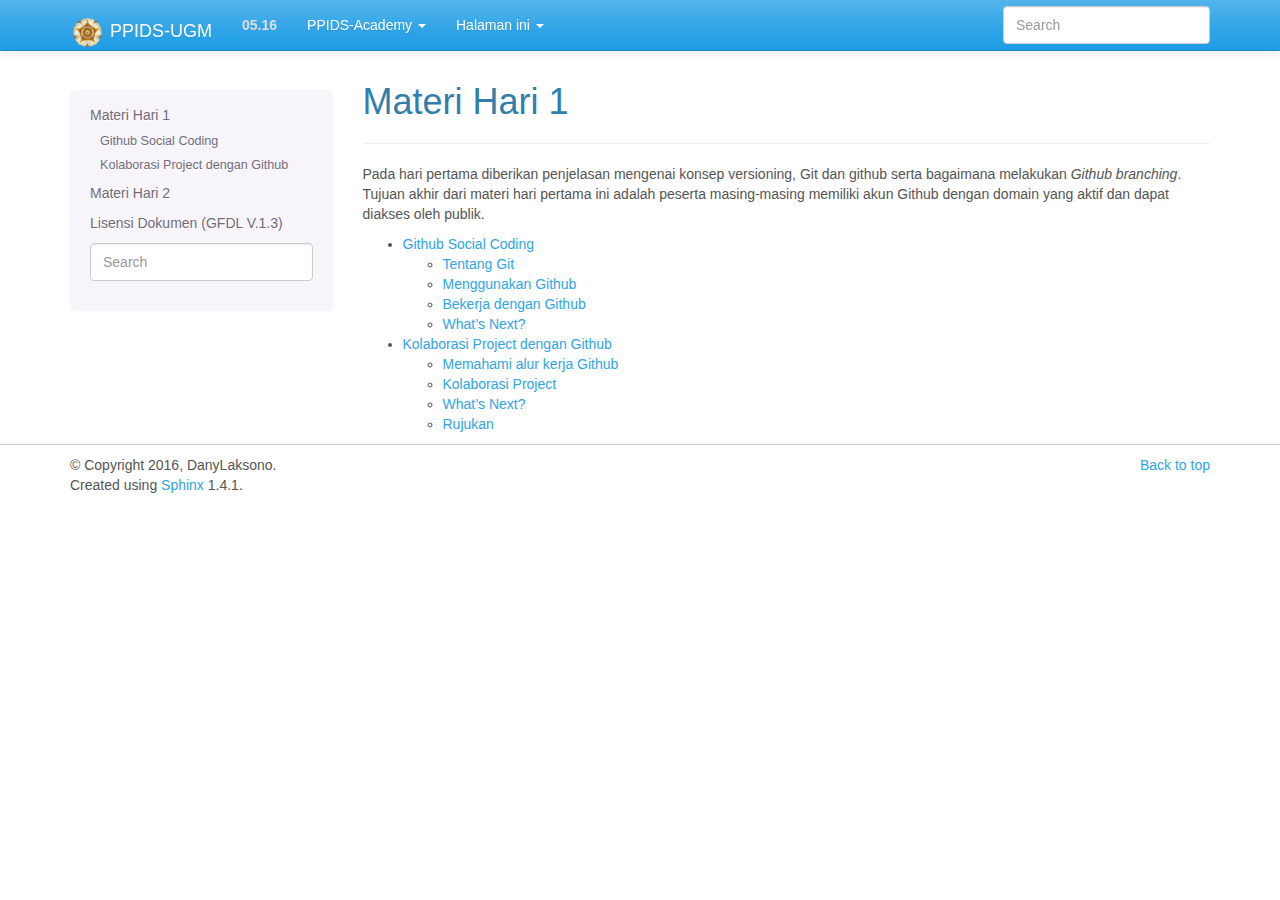
<file: hari_1.html>
<!DOCTYPE html>


<html xmlns="http://www.w3.org/1999/xhtml">
  <head>
    <meta http-equiv="Content-Type" content="text/html; charset=utf-8" />
    
    <title>Materi Hari 1 &mdash; PPIDS Academy 2.0 documentation</title>
    
    <link rel="stylesheet" href="_static/basic.css" type="text/css" />
    <link rel="stylesheet" href="_static/pygments.css" type="text/css" />
    <link rel="stylesheet" href="_static/bootswatch-3.3.6/cerulean/bootstrap.min.css" type="text/css" />
    <link rel="stylesheet" href="_static/bootstrap-sphinx.css" type="text/css" />
    <link rel="stylesheet" href="_static/my-styles.css" type="text/css" />
    
    <script type="text/javascript">
      var DOCUMENTATION_OPTIONS = {
        URL_ROOT:    './',
        VERSION:     '2.0',
        COLLAPSE_INDEX: false,
        FILE_SUFFIX: '.html',
        HAS_SOURCE:  true
      };
    </script>
    <script type="text/javascript" src="_static/jquery.js"></script>
    <script type="text/javascript" src="_static/underscore.js"></script>
    <script type="text/javascript" src="_static/doctools.js"></script>
    <script type="text/javascript" src="_static/js/jquery-1.11.0.min.js"></script>
    <script type="text/javascript" src="_static/js/jquery-fix.js"></script>
    <script type="text/javascript" src="_static/bootstrap-3.3.6/js/bootstrap.min.js"></script>
    <script type="text/javascript" src="_static/bootstrap-sphinx.js"></script>
    <link rel="shortcut icon" href="_static/favicon.ico"/>
    <link rel="top" title="PPIDS Academy 2.0 documentation" href="index.html" />
    <link rel="next" title="Github Social Coding" href="hari1/git.html" />
    <link rel="prev" title="PPIDS Academy Tutorial Book" href="index.html" />
<meta charset='utf-8'>
<meta http-equiv='X-UA-Compatible' content='IE=edge,chrome=1'>
<meta name='viewport' content='width=device-width, initial-scale=1.0, maximum-scale=1'>
<meta name="apple-mobile-web-app-capable" content="yes">

  </head>
  <body role="document">

  <div id="navbar" class="navbar navbar-default navbar-default navbar-fixed-top">
    <div class="container">
      <div class="navbar-header">
        <!-- .btn-navbar is used as the toggle for collapsed navbar content -->
        <button type="button" class="navbar-toggle" data-toggle="collapse" data-target=".nav-collapse">
          <span class="icon-bar"></span>
          <span class="icon-bar"></span>
          <span class="icon-bar"></span>
        </button>
        <a class="navbar-brand" href="index.html"><img src="_static/ugm_logo4.png">
          PPIDS-UGM</a>
        <span class="navbar-text navbar-version pull-left"><b>05.16</b></span>
      </div>

        <div class="collapse navbar-collapse nav-collapse">
          <ul class="nav navbar-nav">
            
            
              <li class="dropdown globaltoc-container">
  <a role="button"
     id="dLabelGlobalToc"
     data-toggle="dropdown"
     data-target="#"
     href="index.html">PPIDS-Academy <b class="caret"></b></a>
  <ul class="dropdown-menu globaltoc"
      role="menu"
      aria-labelledby="dLabelGlobalToc"><ul class="current">
<li class="toctree-l1 current"><a class="current reference internal" href="#">Materi Hari 1</a><ul>
<li class="toctree-l2"><a class="reference internal" href="hari1/git.html">Github Social Coding</a><ul>
<li class="toctree-l3"><a class="reference internal" href="hari1/git.html#tentang-git">Tentang Git</a></li>
<li class="toctree-l3"><a class="reference internal" href="hari1/git.html#menggunakan-github">Menggunakan Github</a><ul>
<li class="toctree-l4"><a class="reference internal" href="hari1/git.html#bekerja-dengan-repository">Bekerja dengan Repository</a></li>
<li class="toctree-l4"><a class="reference internal" href="hari1/git.html#instalasi-pada-windows">Instalasi pada Windows</a></li>
</ul>
</li>
<li class="toctree-l3"><a class="reference internal" href="hari1/git.html#bekerja-dengan-github">Bekerja dengan Github</a><ul>
<li class="toctree-l4"><a class="reference internal" href="hari1/git.html#melakukan-kloning-repository">Melakukan kloning repository</a></li>
</ul>
</li>
<li class="toctree-l3"><a class="reference internal" href="hari1/git.html#what-s-next">What&#8217;s Next?</a></li>
</ul>
</li>
<li class="toctree-l2"><a class="reference internal" href="hari1/forking.html">Kolaborasi Project dengan Github</a><ul>
<li class="toctree-l3"><a class="reference internal" href="hari1/forking.html#memahami-alur-kerja-github">Memahami alur kerja Github</a></li>
<li class="toctree-l3"><a class="reference internal" href="hari1/forking.html#kolaborasi-project">Kolaborasi Project</a><ul>
<li class="toctree-l4"><a class="reference internal" href="hari1/forking.html#melakukan-forking-repository">Melakukan <em>Forking</em> Repository</a></li>
<li class="toctree-l4"><a class="reference internal" href="hari1/forking.html#pengaturan-remote">Pengaturan <em>Remote</em></a></li>
<li class="toctree-l4"><a class="reference internal" href="hari1/forking.html#membuat-pull-request">Membuat Pull Request</a></li>
</ul>
</li>
<li class="toctree-l3"><a class="reference internal" href="hari1/forking.html#what-s-next">What&#8217;s Next?</a></li>
<li class="toctree-l3"><a class="reference internal" href="hari1/forking.html#rujukan">Rujukan</a></li>
</ul>
</li>
</ul>
</li>
<li class="toctree-l1"><a class="reference internal" href="hari_2.html">Materi Hari 2</a><ul>
<li class="toctree-l2"><a class="reference internal" href="hari2/bootstrap.html">Bekerja dengan Bootstrap</a><ul>
<li class="toctree-l3"><a class="reference internal" href="hari2/bootstrap.html#mengenal-bootstrap">Mengenal Bootstrap</a></li>
<li class="toctree-l3"><a class="reference internal" href="hari2/bootstrap.html#memanggil-bootstrap">Memanggil Bootstrap</a></li>
<li class="toctree-l3"><a class="reference internal" href="hari2/bootstrap.html#berlatih-dengan-bootstrap">Berlatih dengan Bootstrap</a></li>
<li class="toctree-l3"><a class="reference internal" href="hari2/bootstrap.html#komponen-bootstrap">Komponen Bootstrap</a></li>
<li class="toctree-l3"><a class="reference internal" href="hari2/bootstrap.html#rujukan">Rujukan</a></li>
</ul>
</li>
<li class="toctree-l2"><a class="reference internal" href="hari2/leaflet.html">Peta Online dengan Leaflet</a><ul>
<li class="toctree-l3"><a class="reference internal" href="hari2/leaflet.html#tentang-leaflet">Tentang Leaflet</a></li>
<li class="toctree-l3"><a class="reference internal" href="hari2/leaflet.html#memanggil-leaflet">Memanggil Leaflet</a></li>
<li class="toctree-l3"><a class="reference internal" href="hari2/leaflet.html#berlatih-dengan-leaflet">Berlatih dengan Leaflet</a></li>
<li class="toctree-l3"><a class="reference internal" href="hari2/leaflet.html#komponen-leaflet">Komponen Leaflet</a></li>
<li class="toctree-l3"><a class="reference internal" href="hari2/leaflet.html#what-s-next">What&#8217;s Next?</a></li>
<li class="toctree-l3"><a class="reference internal" href="hari2/leaflet.html#rujukan">Rujukan</a></li>
</ul>
</li>
</ul>
</li>
<li class="toctree-l1"><a class="reference internal" href="lisensi.html">Lisensi Dokumen (GFDL V.1.3)</a></li>
</ul>
</ul>
</li>
              
                <li class="dropdown">
  <a role="button"
     id="dLabelLocalToc"
     data-toggle="dropdown"
     data-target="#"
     href="#">Halaman ini <b class="caret"></b></a>
  <ul class="dropdown-menu localtoc"
      role="menu"
      aria-labelledby="dLabelLocalToc"><ul class="current">
<li class="toctree-l1 current"><a class="current reference internal" href="#">Materi Hari 1</a><ul>
<li class="toctree-l2"><a class="reference internal" href="hari1/git.html">Github Social Coding</a></li>
<li class="toctree-l2"><a class="reference internal" href="hari1/forking.html">Kolaborasi Project dengan Github</a></li>
</ul>
</li>
<li class="toctree-l1"><a class="reference internal" href="hari_2.html">Materi Hari 2</a></li>
<li class="toctree-l1"><a class="reference internal" href="lisensi.html">Lisensi Dokumen (GFDL V.1.3)</a></li>
</ul>
</ul>
</li>
              
            
            
            
            
            
          </ul>

          
            
<form class="navbar-form navbar-right" action="search.html" method="get">
 <div class="form-group">
  <input type="text" name="q" class="form-control" placeholder="Search" />
 </div>
  <input type="hidden" name="check_keywords" value="yes" />
  <input type="hidden" name="area" value="default" />
</form>
          
        </div>
    </div>
  </div>

<div class="container">
  <div class="row">
      <div class="col-md-3">
        <div id="sidebar" class="bs-sidenav" role="complementary"><ul class="current">
<li class="toctree-l1 current"><a class="current reference internal" href="#">Materi Hari 1</a><ul>
<li class="toctree-l2"><a class="reference internal" href="hari1/git.html">Github Social Coding</a></li>
<li class="toctree-l2"><a class="reference internal" href="hari1/forking.html">Kolaborasi Project dengan Github</a></li>
</ul>
</li>
<li class="toctree-l1"><a class="reference internal" href="hari_2.html">Materi Hari 2</a></li>
<li class="toctree-l1"><a class="reference internal" href="lisensi.html">Lisensi Dokumen (GFDL V.1.3)</a></li>
</ul>

<form action="search.html" method="get">
 <div class="form-group">
  <input type="text" name="q" class="form-control" placeholder="Search" />
 </div>
  <input type="hidden" name="check_keywords" value="yes" />
  <input type="hidden" name="area" value="default" />
</form>
        </div>
      </div>
    <div class="col-md-9 content">
      
  <div class="section" id="materi-hari-1">
<span id="hari1"></span><h1>Materi Hari 1<a class="headerlink" href="#materi-hari-1" title="Permalink to this headline">¶</a></h1>
<hr><p>Pada hari pertama diberikan penjelasan mengenai konsep versioning, Git dan github serta bagaimana
melakukan <em>Github branching</em>. Tujuan akhir dari materi hari pertama ini adalah peserta masing-masing
memiliki akun Github dengan domain yang aktif dan dapat diakses oleh publik.</p>
<div class="toctree-wrapper compound">
<ul>
<li class="toctree-l1"><a class="reference internal" href="hari1/git.html">Github Social Coding</a><ul>
<li class="toctree-l2"><a class="reference internal" href="hari1/git.html#tentang-git">Tentang Git</a></li>
<li class="toctree-l2"><a class="reference internal" href="hari1/git.html#menggunakan-github">Menggunakan Github</a></li>
<li class="toctree-l2"><a class="reference internal" href="hari1/git.html#bekerja-dengan-github">Bekerja dengan Github</a></li>
<li class="toctree-l2"><a class="reference internal" href="hari1/git.html#what-s-next">What&#8217;s Next?</a></li>
</ul>
</li>
<li class="toctree-l1"><a class="reference internal" href="hari1/forking.html">Kolaborasi Project dengan Github</a><ul>
<li class="toctree-l2"><a class="reference internal" href="hari1/forking.html#memahami-alur-kerja-github">Memahami alur kerja Github</a></li>
<li class="toctree-l2"><a class="reference internal" href="hari1/forking.html#kolaborasi-project">Kolaborasi Project</a></li>
<li class="toctree-l2"><a class="reference internal" href="hari1/forking.html#what-s-next">What&#8217;s Next?</a></li>
<li class="toctree-l2"><a class="reference internal" href="hari1/forking.html#rujukan">Rujukan</a></li>
</ul>
</li>
</ul>
</div>
</div>


    </div>
      
  </div>
</div>
<footer class="footer">
  <div class="container">
    <p class="pull-right">
      <a href="#">Back to top</a>
      
    </p>
    <p>
        &copy; Copyright 2016, DanyLaksono.<br/>
      Created using <a href="http://sphinx-doc.org/">Sphinx</a> 1.4.1.<br/>
    </p>
  </div>
</footer>
  </body>
</html>
</file>
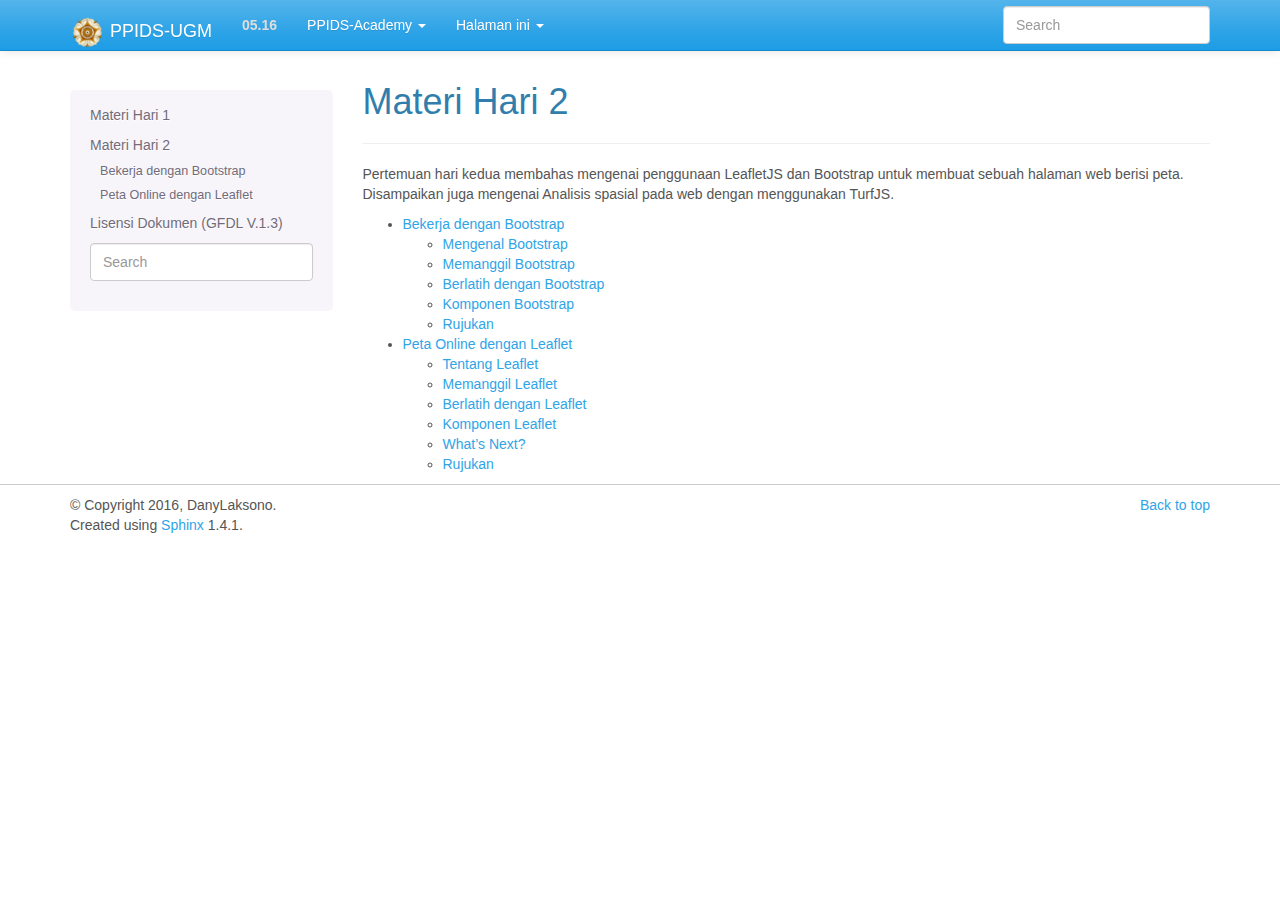
<file: hari_2.html>
<!DOCTYPE html>


<html xmlns="http://www.w3.org/1999/xhtml">
  <head>
    <meta http-equiv="Content-Type" content="text/html; charset=utf-8" />
    
    <title>Materi Hari 2 &mdash; PPIDS Academy 2.0 documentation</title>
    
    <link rel="stylesheet" href="_static/basic.css" type="text/css" />
    <link rel="stylesheet" href="_static/pygments.css" type="text/css" />
    <link rel="stylesheet" href="_static/bootswatch-3.3.6/cerulean/bootstrap.min.css" type="text/css" />
    <link rel="stylesheet" href="_static/bootstrap-sphinx.css" type="text/css" />
    <link rel="stylesheet" href="_static/my-styles.css" type="text/css" />
    
    <script type="text/javascript">
      var DOCUMENTATION_OPTIONS = {
        URL_ROOT:    './',
        VERSION:     '2.0',
        COLLAPSE_INDEX: false,
        FILE_SUFFIX: '.html',
        HAS_SOURCE:  true
      };
    </script>
    <script type="text/javascript" src="_static/jquery.js"></script>
    <script type="text/javascript" src="_static/underscore.js"></script>
    <script type="text/javascript" src="_static/doctools.js"></script>
    <script type="text/javascript" src="_static/js/jquery-1.11.0.min.js"></script>
    <script type="text/javascript" src="_static/js/jquery-fix.js"></script>
    <script type="text/javascript" src="_static/bootstrap-3.3.6/js/bootstrap.min.js"></script>
    <script type="text/javascript" src="_static/bootstrap-sphinx.js"></script>
    <link rel="shortcut icon" href="_static/favicon.ico"/>
    <link rel="top" title="PPIDS Academy 2.0 documentation" href="index.html" />
    <link rel="next" title="Bekerja dengan Bootstrap" href="hari2/bootstrap.html" />
    <link rel="prev" title="Kolaborasi Project dengan Github" href="hari1/forking.html" />
<meta charset='utf-8'>
<meta http-equiv='X-UA-Compatible' content='IE=edge,chrome=1'>
<meta name='viewport' content='width=device-width, initial-scale=1.0, maximum-scale=1'>
<meta name="apple-mobile-web-app-capable" content="yes">

  </head>
  <body role="document">

  <div id="navbar" class="navbar navbar-default navbar-default navbar-fixed-top">
    <div class="container">
      <div class="navbar-header">
        <!-- .btn-navbar is used as the toggle for collapsed navbar content -->
        <button type="button" class="navbar-toggle" data-toggle="collapse" data-target=".nav-collapse">
          <span class="icon-bar"></span>
          <span class="icon-bar"></span>
          <span class="icon-bar"></span>
        </button>
        <a class="navbar-brand" href="index.html"><img src="_static/ugm_logo4.png">
          PPIDS-UGM</a>
        <span class="navbar-text navbar-version pull-left"><b>05.16</b></span>
      </div>

        <div class="collapse navbar-collapse nav-collapse">
          <ul class="nav navbar-nav">
            
            
              <li class="dropdown globaltoc-container">
  <a role="button"
     id="dLabelGlobalToc"
     data-toggle="dropdown"
     data-target="#"
     href="index.html">PPIDS-Academy <b class="caret"></b></a>
  <ul class="dropdown-menu globaltoc"
      role="menu"
      aria-labelledby="dLabelGlobalToc"><ul class="current">
<li class="toctree-l1"><a class="reference internal" href="hari_1.html">Materi Hari 1</a><ul>
<li class="toctree-l2"><a class="reference internal" href="hari1/git.html">Github Social Coding</a><ul>
<li class="toctree-l3"><a class="reference internal" href="hari1/git.html#tentang-git">Tentang Git</a></li>
<li class="toctree-l3"><a class="reference internal" href="hari1/git.html#menggunakan-github">Menggunakan Github</a><ul>
<li class="toctree-l4"><a class="reference internal" href="hari1/git.html#bekerja-dengan-repository">Bekerja dengan Repository</a></li>
<li class="toctree-l4"><a class="reference internal" href="hari1/git.html#instalasi-pada-windows">Instalasi pada Windows</a></li>
</ul>
</li>
<li class="toctree-l3"><a class="reference internal" href="hari1/git.html#bekerja-dengan-github">Bekerja dengan Github</a><ul>
<li class="toctree-l4"><a class="reference internal" href="hari1/git.html#melakukan-kloning-repository">Melakukan kloning repository</a></li>
</ul>
</li>
<li class="toctree-l3"><a class="reference internal" href="hari1/git.html#what-s-next">What&#8217;s Next?</a></li>
</ul>
</li>
<li class="toctree-l2"><a class="reference internal" href="hari1/forking.html">Kolaborasi Project dengan Github</a><ul>
<li class="toctree-l3"><a class="reference internal" href="hari1/forking.html#memahami-alur-kerja-github">Memahami alur kerja Github</a></li>
<li class="toctree-l3"><a class="reference internal" href="hari1/forking.html#kolaborasi-project">Kolaborasi Project</a><ul>
<li class="toctree-l4"><a class="reference internal" href="hari1/forking.html#melakukan-forking-repository">Melakukan <em>Forking</em> Repository</a></li>
<li class="toctree-l4"><a class="reference internal" href="hari1/forking.html#pengaturan-remote">Pengaturan <em>Remote</em></a></li>
<li class="toctree-l4"><a class="reference internal" href="hari1/forking.html#membuat-pull-request">Membuat Pull Request</a></li>
</ul>
</li>
<li class="toctree-l3"><a class="reference internal" href="hari1/forking.html#what-s-next">What&#8217;s Next?</a></li>
<li class="toctree-l3"><a class="reference internal" href="hari1/forking.html#rujukan">Rujukan</a></li>
</ul>
</li>
</ul>
</li>
<li class="toctree-l1 current"><a class="current reference internal" href="#">Materi Hari 2</a><ul>
<li class="toctree-l2"><a class="reference internal" href="hari2/bootstrap.html">Bekerja dengan Bootstrap</a><ul>
<li class="toctree-l3"><a class="reference internal" href="hari2/bootstrap.html#mengenal-bootstrap">Mengenal Bootstrap</a></li>
<li class="toctree-l3"><a class="reference internal" href="hari2/bootstrap.html#memanggil-bootstrap">Memanggil Bootstrap</a></li>
<li class="toctree-l3"><a class="reference internal" href="hari2/bootstrap.html#berlatih-dengan-bootstrap">Berlatih dengan Bootstrap</a></li>
<li class="toctree-l3"><a class="reference internal" href="hari2/bootstrap.html#komponen-bootstrap">Komponen Bootstrap</a></li>
<li class="toctree-l3"><a class="reference internal" href="hari2/bootstrap.html#rujukan">Rujukan</a></li>
</ul>
</li>
<li class="toctree-l2"><a class="reference internal" href="hari2/leaflet.html">Peta Online dengan Leaflet</a><ul>
<li class="toctree-l3"><a class="reference internal" href="hari2/leaflet.html#tentang-leaflet">Tentang Leaflet</a></li>
<li class="toctree-l3"><a class="reference internal" href="hari2/leaflet.html#memanggil-leaflet">Memanggil Leaflet</a></li>
<li class="toctree-l3"><a class="reference internal" href="hari2/leaflet.html#berlatih-dengan-leaflet">Berlatih dengan Leaflet</a></li>
<li class="toctree-l3"><a class="reference internal" href="hari2/leaflet.html#komponen-leaflet">Komponen Leaflet</a></li>
<li class="toctree-l3"><a class="reference internal" href="hari2/leaflet.html#what-s-next">What&#8217;s Next?</a></li>
<li class="toctree-l3"><a class="reference internal" href="hari2/leaflet.html#rujukan">Rujukan</a></li>
</ul>
</li>
</ul>
</li>
<li class="toctree-l1"><a class="reference internal" href="lisensi.html">Lisensi Dokumen (GFDL V.1.3)</a></li>
</ul>
</ul>
</li>
              
                <li class="dropdown">
  <a role="button"
     id="dLabelLocalToc"
     data-toggle="dropdown"
     data-target="#"
     href="#">Halaman ini <b class="caret"></b></a>
  <ul class="dropdown-menu localtoc"
      role="menu"
      aria-labelledby="dLabelLocalToc"><ul class="current">
<li class="toctree-l1"><a class="reference internal" href="hari_1.html">Materi Hari 1</a></li>
<li class="toctree-l1 current"><a class="current reference internal" href="#">Materi Hari 2</a><ul>
<li class="toctree-l2"><a class="reference internal" href="hari2/bootstrap.html">Bekerja dengan Bootstrap</a></li>
<li class="toctree-l2"><a class="reference internal" href="hari2/leaflet.html">Peta Online dengan Leaflet</a></li>
</ul>
</li>
<li class="toctree-l1"><a class="reference internal" href="lisensi.html">Lisensi Dokumen (GFDL V.1.3)</a></li>
</ul>
</ul>
</li>
              
            
            
            
            
            
          </ul>

          
            
<form class="navbar-form navbar-right" action="search.html" method="get">
 <div class="form-group">
  <input type="text" name="q" class="form-control" placeholder="Search" />
 </div>
  <input type="hidden" name="check_keywords" value="yes" />
  <input type="hidden" name="area" value="default" />
</form>
          
        </div>
    </div>
  </div>

<div class="container">
  <div class="row">
      <div class="col-md-3">
        <div id="sidebar" class="bs-sidenav" role="complementary"><ul class="current">
<li class="toctree-l1"><a class="reference internal" href="hari_1.html">Materi Hari 1</a></li>
<li class="toctree-l1 current"><a class="current reference internal" href="#">Materi Hari 2</a><ul>
<li class="toctree-l2"><a class="reference internal" href="hari2/bootstrap.html">Bekerja dengan Bootstrap</a></li>
<li class="toctree-l2"><a class="reference internal" href="hari2/leaflet.html">Peta Online dengan Leaflet</a></li>
</ul>
</li>
<li class="toctree-l1"><a class="reference internal" href="lisensi.html">Lisensi Dokumen (GFDL V.1.3)</a></li>
</ul>

<form action="search.html" method="get">
 <div class="form-group">
  <input type="text" name="q" class="form-control" placeholder="Search" />
 </div>
  <input type="hidden" name="check_keywords" value="yes" />
  <input type="hidden" name="area" value="default" />
</form>
        </div>
      </div>
    <div class="col-md-9 content">
      
  <div class="section" id="materi-hari-2">
<span id="hari1"></span><h1>Materi Hari 2<a class="headerlink" href="#materi-hari-2" title="Permalink to this headline">¶</a></h1>
<hr><p>Pertemuan hari kedua membahas mengenai penggunaan LeafletJS dan Bootstrap untuk
membuat sebuah halaman web berisi peta. Disampaikan juga mengenai Analisis spasial
pada web dengan menggunakan TurfJS.</p>
<div class="toctree-wrapper compound">
<ul>
<li class="toctree-l1"><a class="reference internal" href="hari2/bootstrap.html">Bekerja dengan Bootstrap</a><ul>
<li class="toctree-l2"><a class="reference internal" href="hari2/bootstrap.html#mengenal-bootstrap">Mengenal Bootstrap</a></li>
<li class="toctree-l2"><a class="reference internal" href="hari2/bootstrap.html#memanggil-bootstrap">Memanggil Bootstrap</a></li>
<li class="toctree-l2"><a class="reference internal" href="hari2/bootstrap.html#berlatih-dengan-bootstrap">Berlatih dengan Bootstrap</a></li>
<li class="toctree-l2"><a class="reference internal" href="hari2/bootstrap.html#komponen-bootstrap">Komponen Bootstrap</a></li>
<li class="toctree-l2"><a class="reference internal" href="hari2/bootstrap.html#rujukan">Rujukan</a></li>
</ul>
</li>
<li class="toctree-l1"><a class="reference internal" href="hari2/leaflet.html">Peta Online dengan Leaflet</a><ul>
<li class="toctree-l2"><a class="reference internal" href="hari2/leaflet.html#tentang-leaflet">Tentang Leaflet</a></li>
<li class="toctree-l2"><a class="reference internal" href="hari2/leaflet.html#memanggil-leaflet">Memanggil Leaflet</a></li>
<li class="toctree-l2"><a class="reference internal" href="hari2/leaflet.html#berlatih-dengan-leaflet">Berlatih dengan Leaflet</a></li>
<li class="toctree-l2"><a class="reference internal" href="hari2/leaflet.html#komponen-leaflet">Komponen Leaflet</a></li>
<li class="toctree-l2"><a class="reference internal" href="hari2/leaflet.html#what-s-next">What&#8217;s Next?</a></li>
<li class="toctree-l2"><a class="reference internal" href="hari2/leaflet.html#rujukan">Rujukan</a></li>
</ul>
</li>
</ul>
</div>
</div>


    </div>
      
  </div>
</div>
<footer class="footer">
  <div class="container">
    <p class="pull-right">
      <a href="#">Back to top</a>
      
    </p>
    <p>
        &copy; Copyright 2016, DanyLaksono.<br/>
      Created using <a href="http://sphinx-doc.org/">Sphinx</a> 1.4.1.<br/>
    </p>
  </div>
</footer>
  </body>
</html>
</file>
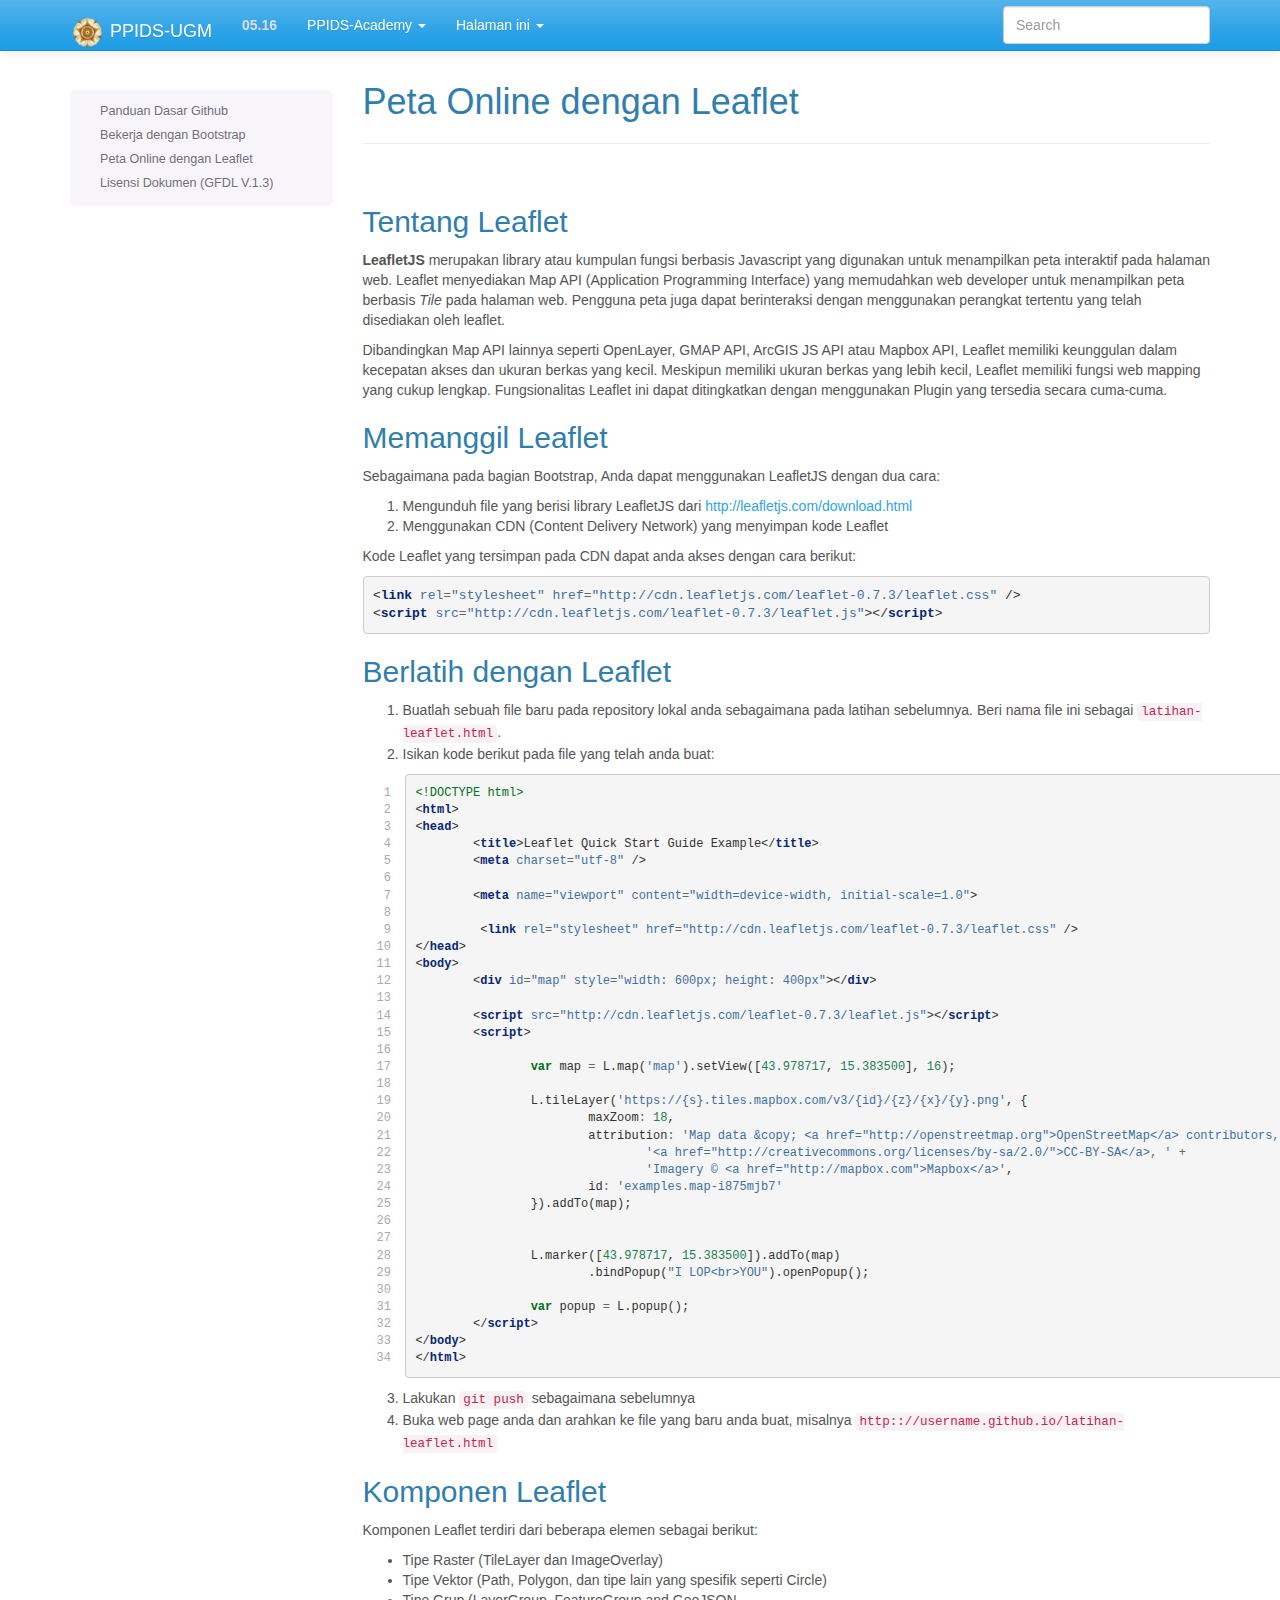
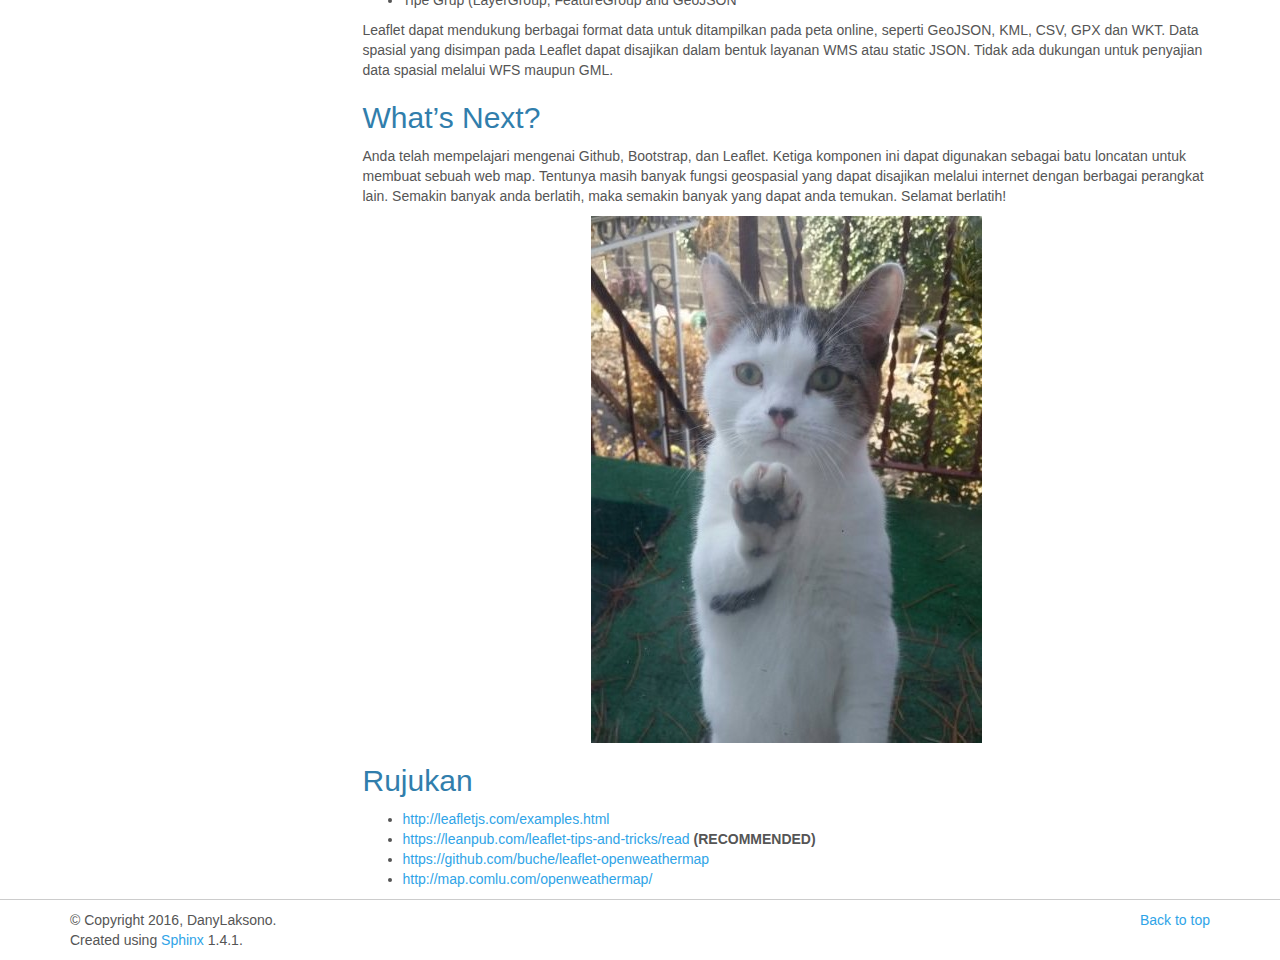
<file: leaflet.html>
<!DOCTYPE html>


<html xmlns="http://www.w3.org/1999/xhtml">
  <head>
    <meta http-equiv="Content-Type" content="text/html; charset=utf-8" />
    
    <title>Peta Online dengan Leaflet &mdash; PPIDS Academy 2.0 documentation</title>
    
    <link rel="stylesheet" href="_static/basic.css" type="text/css" />
    <link rel="stylesheet" href="_static/pygments.css" type="text/css" />
    <link rel="stylesheet" href="_static/bootswatch-3.3.6/cerulean/bootstrap.min.css" type="text/css" />
    <link rel="stylesheet" href="_static/bootstrap-sphinx.css" type="text/css" />
    <link rel="stylesheet" href="_static/my-styles.css" type="text/css" />
    
    <script type="text/javascript">
      var DOCUMENTATION_OPTIONS = {
        URL_ROOT:    './',
        VERSION:     '2.0',
        COLLAPSE_INDEX: false,
        FILE_SUFFIX: '.html',
        HAS_SOURCE:  true
      };
    </script>
    <script type="text/javascript" src="_static/jquery.js"></script>
    <script type="text/javascript" src="_static/underscore.js"></script>
    <script type="text/javascript" src="_static/doctools.js"></script>
    <script type="text/javascript" src="_static/js/jquery-1.11.0.min.js"></script>
    <script type="text/javascript" src="_static/js/jquery-fix.js"></script>
    <script type="text/javascript" src="_static/bootstrap-3.3.6/js/bootstrap.min.js"></script>
    <script type="text/javascript" src="_static/bootstrap-sphinx.js"></script>
    <link rel="shortcut icon" href="_static/favicon.ico"/>
    <link rel="top" title="PPIDS Academy 2.0 documentation" href="index.html" />
    <link rel="next" title="Lisensi Dokumen (GFDL V.1.3)" href="lisensi.html" />
    <link rel="prev" title="Bekerja dengan Bootstrap" href="bootstrap.html" />
<meta charset='utf-8'>
<meta http-equiv='X-UA-Compatible' content='IE=edge,chrome=1'>
<meta name='viewport' content='width=device-width, initial-scale=1.0, maximum-scale=1'>
<meta name="apple-mobile-web-app-capable" content="yes">

  </head>
  <body role="document">

  <div id="navbar" class="navbar navbar-default navbar-default navbar-fixed-top">
    <div class="container">
      <div class="navbar-header">
        <!-- .btn-navbar is used as the toggle for collapsed navbar content -->
        <button type="button" class="navbar-toggle" data-toggle="collapse" data-target=".nav-collapse">
          <span class="icon-bar"></span>
          <span class="icon-bar"></span>
          <span class="icon-bar"></span>
        </button>
        <a class="navbar-brand" href="index.html"><img src="_static/ugm_logo4.png">
          PPIDS-UGM</a>
        <span class="navbar-text navbar-version pull-left"><b>05.16</b></span>
      </div>

        <div class="collapse navbar-collapse nav-collapse">
          <ul class="nav navbar-nav">
            
            
              <li class="dropdown globaltoc-container">
  <a role="button"
     id="dLabelGlobalToc"
     data-toggle="dropdown"
     data-target="#"
     href="index.html">PPIDS-Academy <b class="caret"></b></a>
  <ul class="dropdown-menu globaltoc"
      role="menu"
      aria-labelledby="dLabelGlobalToc"><ul class="current">
<li class="toctree-l1"><a class="reference internal" href="git.html">Panduan Dasar Github</a><ul>
<li class="toctree-l2"><a class="reference internal" href="git.html#tentang-git">Tentang Git</a></li>
<li class="toctree-l2"><a class="reference internal" href="git.html#menggunakan-github">Menggunakan Github</a><ul>
<li class="toctree-l3"><a class="reference internal" href="git.html#bekerja-dengan-repository">Bekerja dengan Repository</a></li>
<li class="toctree-l3"><a class="reference internal" href="git.html#instalasi-pada-windows">Instalasi pada Windows</a></li>
</ul>
</li>
<li class="toctree-l2"><a class="reference internal" href="git.html#bekerja-dengan-github">Bekerja dengan Github</a><ul>
<li class="toctree-l3"><a class="reference internal" href="git.html#melakukan-kloning-repository">Melakukan kloning repository</a></li>
<li class="toctree-l3"><a class="reference internal" href="git.html#melakukan-fork-repository">Melakukan Fork repository</a></li>
</ul>
</li>
<li class="toctree-l2"><a class="reference internal" href="git.html#what-s-next">What&#8217;s Next?</a></li>
<li class="toctree-l2"><a class="reference internal" href="git.html#rujukan">Rujukan</a></li>
</ul>
</li>
<li class="toctree-l1"><a class="reference internal" href="bootstrap.html">Bekerja dengan Bootstrap</a><ul>
<li class="toctree-l2"><a class="reference internal" href="bootstrap.html#mengenal-bootstrap">Mengenal Bootstrap</a></li>
<li class="toctree-l2"><a class="reference internal" href="bootstrap.html#memanggil-bootstrap">Memanggil Bootstrap</a></li>
<li class="toctree-l2"><a class="reference internal" href="bootstrap.html#berlatih-dengan-bootstrap">Berlatih dengan Bootstrap</a></li>
<li class="toctree-l2"><a class="reference internal" href="bootstrap.html#komponen-bootstrap">Komponen Bootstrap</a></li>
<li class="toctree-l2"><a class="reference internal" href="bootstrap.html#rujukan">Rujukan</a></li>
</ul>
</li>
<li class="toctree-l1 current"><a class="current reference internal" href="#">Peta Online dengan Leaflet</a><ul>
<li class="toctree-l2"><a class="reference internal" href="#tentang-leaflet">Tentang Leaflet</a></li>
<li class="toctree-l2"><a class="reference internal" href="#memanggil-leaflet">Memanggil Leaflet</a></li>
<li class="toctree-l2"><a class="reference internal" href="#berlatih-dengan-leaflet">Berlatih dengan Leaflet</a></li>
<li class="toctree-l2"><a class="reference internal" href="#komponen-leaflet">Komponen Leaflet</a></li>
<li class="toctree-l2"><a class="reference internal" href="#what-s-next">What&#8217;s Next?</a></li>
<li class="toctree-l2"><a class="reference internal" href="#rujukan">Rujukan</a></li>
</ul>
</li>
<li class="toctree-l1"><a class="reference internal" href="lisensi.html">Lisensi Dokumen (GFDL V.1.3)</a></li>
</ul>
</ul>
</li>
              
                <li class="dropdown">
  <a role="button"
     id="dLabelLocalToc"
     data-toggle="dropdown"
     data-target="#"
     href="#">Halaman ini <b class="caret"></b></a>
  <ul class="dropdown-menu localtoc"
      role="menu"
      aria-labelledby="dLabelLocalToc"><ul>
<li><a class="reference internal" href="#">Peta Online dengan Leaflet</a><ul>
<li><a class="reference internal" href="#tentang-leaflet">Tentang Leaflet</a></li>
<li><a class="reference internal" href="#memanggil-leaflet">Memanggil Leaflet</a></li>
<li><a class="reference internal" href="#berlatih-dengan-leaflet">Berlatih dengan Leaflet</a></li>
<li><a class="reference internal" href="#komponen-leaflet">Komponen Leaflet</a></li>
<li><a class="reference internal" href="#what-s-next">What&#8217;s Next?</a></li>
<li><a class="reference internal" href="#rujukan">Rujukan</a></li>
</ul>
</li>
</ul>
</ul>
</li>
              
            
            
            
            
            
          </ul>

          
            
<form class="navbar-form navbar-right" action="search.html" method="get">
 <div class="form-group">
  <input type="text" name="q" class="form-control" placeholder="Search" />
 </div>
  <input type="hidden" name="check_keywords" value="yes" />
  <input type="hidden" name="area" value="default" />
</form>
          
        </div>
    </div>
  </div>

<div class="container">
  <div class="row">
      <div class="col-md-3">
        <div id="sidebar" class="bs-sidenav" role="complementary"><ul class="globaltoc">
<ul class="current">
<li class="toctree-l1"><a class="reference internal" href="git.html">Panduan Dasar Github</a><ul>
<li class="toctree-l2"><a class="reference internal" href="git.html#tentang-git">Tentang Git</a></li>
<li class="toctree-l2"><a class="reference internal" href="git.html#menggunakan-github">Menggunakan Github</a><ul>
<li class="toctree-l3"><a class="reference internal" href="git.html#bekerja-dengan-repository">Bekerja dengan Repository</a></li>
<li class="toctree-l3"><a class="reference internal" href="git.html#instalasi-pada-windows">Instalasi pada Windows</a></li>
</ul>
</li>
<li class="toctree-l2"><a class="reference internal" href="git.html#bekerja-dengan-github">Bekerja dengan Github</a><ul>
<li class="toctree-l3"><a class="reference internal" href="git.html#melakukan-kloning-repository">Melakukan kloning repository</a></li>
<li class="toctree-l3"><a class="reference internal" href="git.html#melakukan-fork-repository">Melakukan Fork repository</a></li>
</ul>
</li>
<li class="toctree-l2"><a class="reference internal" href="git.html#what-s-next">What&#8217;s Next?</a></li>
<li class="toctree-l2"><a class="reference internal" href="git.html#rujukan">Rujukan</a></li>
</ul>
</li>
<li class="toctree-l1"><a class="reference internal" href="bootstrap.html">Bekerja dengan Bootstrap</a><ul>
<li class="toctree-l2"><a class="reference internal" href="bootstrap.html#mengenal-bootstrap">Mengenal Bootstrap</a></li>
<li class="toctree-l2"><a class="reference internal" href="bootstrap.html#memanggil-bootstrap">Memanggil Bootstrap</a></li>
<li class="toctree-l2"><a class="reference internal" href="bootstrap.html#berlatih-dengan-bootstrap">Berlatih dengan Bootstrap</a></li>
<li class="toctree-l2"><a class="reference internal" href="bootstrap.html#komponen-bootstrap">Komponen Bootstrap</a></li>
<li class="toctree-l2"><a class="reference internal" href="bootstrap.html#rujukan">Rujukan</a></li>
</ul>
</li>
<li class="toctree-l1 current"><a class="current reference internal" href="#">Peta Online dengan Leaflet</a><ul>
<li class="toctree-l2"><a class="reference internal" href="#tentang-leaflet">Tentang Leaflet</a></li>
<li class="toctree-l2"><a class="reference internal" href="#memanggil-leaflet">Memanggil Leaflet</a></li>
<li class="toctree-l2"><a class="reference internal" href="#berlatih-dengan-leaflet">Berlatih dengan Leaflet</a></li>
<li class="toctree-l2"><a class="reference internal" href="#komponen-leaflet">Komponen Leaflet</a></li>
<li class="toctree-l2"><a class="reference internal" href="#what-s-next">What&#8217;s Next?</a></li>
<li class="toctree-l2"><a class="reference internal" href="#rujukan">Rujukan</a></li>
</ul>
</li>
<li class="toctree-l1"><a class="reference internal" href="lisensi.html">Lisensi Dokumen (GFDL V.1.3)</a></li>
</ul>
 
</ul>


        </div>
      </div>
    <div class="col-md-9 content">
      
  <div class="section" id="peta-online-dengan-leaflet">
<span id="leaflet"></span><h1>Peta Online dengan Leaflet<a class="headerlink" href="#peta-online-dengan-leaflet" title="Permalink to this headline">¶</a></h1>
<hr></br><div class="section" id="tentang-leaflet">
<h2>Tentang Leaflet<a class="headerlink" href="#tentang-leaflet" title="Permalink to this headline">¶</a></h2>
<p><strong>LeafletJS</strong> merupakan library atau kumpulan fungsi berbasis Javascript yang
digunakan untuk menampilkan peta interaktif pada halaman web. Leaflet menyediakan Map API (Application Programming Interface) yang memudahkan web developer untuk menampilkan peta berbasis <em>Tile</em> pada halaman web. Pengguna peta juga dapat berinteraksi dengan menggunakan perangkat tertentu yang telah disediakan oleh leaflet.</p>
<p>Dibandingkan Map API lainnya seperti OpenLayer, GMAP API, ArcGIS JS API atau Mapbox API, Leaflet memiliki keunggulan dalam kecepatan akses dan ukuran berkas yang kecil. Meskipun memiliki ukuran berkas yang lebih kecil, Leaflet memiliki fungsi web mapping yang cukup lengkap. Fungsionalitas Leaflet ini dapat ditingkatkan dengan menggunakan Plugin yang tersedia secara cuma-cuma.</p>
</div>
<div class="section" id="memanggil-leaflet">
<h2>Memanggil Leaflet<a class="headerlink" href="#memanggil-leaflet" title="Permalink to this headline">¶</a></h2>
<p>Sebagaimana pada bagian Bootstrap, Anda dapat menggunakan LeafletJS dengan dua cara:</p>
<ol class="arabic simple">
<li>Mengunduh file yang berisi library LeafletJS dari <a class="reference external" href="http://leafletjs.com/download.html">http://leafletjs.com/download.html</a></li>
<li>Menggunakan CDN (Content Delivery Network) yang menyimpan kode Leaflet</li>
</ol>
<p>Kode Leaflet yang tersimpan pada CDN dapat anda akses dengan cara berikut:</p>
<div class="highlight-html"><div class="highlight"><pre><span></span><span class="p">&lt;</span><span class="nt">link</span> <span class="na">rel</span><span class="o">=</span><span class="s">&quot;stylesheet&quot;</span> <span class="na">href</span><span class="o">=</span><span class="s">&quot;http://cdn.leafletjs.com/leaflet-0.7.3/leaflet.css&quot;</span> <span class="p">/&gt;</span>
<span class="p">&lt;</span><span class="nt">script</span> <span class="na">src</span><span class="o">=</span><span class="s">&quot;http://cdn.leafletjs.com/leaflet-0.7.3/leaflet.js&quot;</span><span class="p">&gt;&lt;/</span><span class="nt">script</span><span class="p">&gt;</span>
</pre></div>
</div>
</div>
<div class="section" id="berlatih-dengan-leaflet">
<h2>Berlatih dengan Leaflet<a class="headerlink" href="#berlatih-dengan-leaflet" title="Permalink to this headline">¶</a></h2>
<ol class="arabic simple">
<li>Buatlah sebuah file baru pada repository lokal anda sebagaimana pada latihan sebelumnya. Beri nama file ini sebagai <code class="docutils literal"><span class="pre">latihan-leaflet.html</span></code>.</li>
<li>Isikan kode berikut pada file yang telah anda buat:</li>
</ol>
<div class="highlight-html"><table class="highlighttable"><tr><td class="linenos"><div class="linenodiv"><pre> 1
 2
 3
 4
 5
 6
 7
 8
 9
10
11
12
13
14
15
16
17
18
19
20
21
22
23
24
25
26
27
28
29
30
31
32
33
34</pre></div></td><td class="code"><div class="highlight"><pre><span></span><span class="cp">&lt;!DOCTYPE html&gt;</span>
<span class="p">&lt;</span><span class="nt">html</span><span class="p">&gt;</span>
<span class="p">&lt;</span><span class="nt">head</span><span class="p">&gt;</span>
	<span class="p">&lt;</span><span class="nt">title</span><span class="p">&gt;</span>Leaflet Quick Start Guide Example<span class="p">&lt;/</span><span class="nt">title</span><span class="p">&gt;</span>
	<span class="p">&lt;</span><span class="nt">meta</span> <span class="na">charset</span><span class="o">=</span><span class="s">&quot;utf-8&quot;</span> <span class="p">/&gt;</span>

	<span class="p">&lt;</span><span class="nt">meta</span> <span class="na">name</span><span class="o">=</span><span class="s">&quot;viewport&quot;</span> <span class="na">content</span><span class="o">=</span><span class="s">&quot;width=device-width, initial-scale=1.0&quot;</span><span class="p">&gt;</span>

	 <span class="p">&lt;</span><span class="nt">link</span> <span class="na">rel</span><span class="o">=</span><span class="s">&quot;stylesheet&quot;</span> <span class="na">href</span><span class="o">=</span><span class="s">&quot;http://cdn.leafletjs.com/leaflet-0.7.3/leaflet.css&quot;</span> <span class="p">/&gt;</span>
<span class="p">&lt;/</span><span class="nt">head</span><span class="p">&gt;</span>
<span class="p">&lt;</span><span class="nt">body</span><span class="p">&gt;</span>
	<span class="p">&lt;</span><span class="nt">div</span> <span class="na">id</span><span class="o">=</span><span class="s">&quot;map&quot;</span> <span class="na">style</span><span class="o">=</span><span class="s">&quot;width: 600px; height: 400px&quot;</span><span class="p">&gt;&lt;/</span><span class="nt">div</span><span class="p">&gt;</span>

        <span class="p">&lt;</span><span class="nt">script</span> <span class="na">src</span><span class="o">=</span><span class="s">&quot;http://cdn.leafletjs.com/leaflet-0.7.3/leaflet.js&quot;</span><span class="p">&gt;&lt;/</span><span class="nt">script</span><span class="p">&gt;</span>
	<span class="p">&lt;</span><span class="nt">script</span><span class="p">&gt;</span>

		<span class="kd">var</span> <span class="nx">map</span> <span class="o">=</span> <span class="nx">L</span><span class="p">.</span><span class="nx">map</span><span class="p">(</span><span class="s1">&#39;map&#39;</span><span class="p">).</span><span class="nx">setView</span><span class="p">([</span><span class="mf">43.978717</span><span class="p">,</span> <span class="mf">15.383500</span><span class="p">],</span> <span class="mi">16</span><span class="p">);</span>

		<span class="nx">L</span><span class="p">.</span><span class="nx">tileLayer</span><span class="p">(</span><span class="s1">&#39;https://{s}.tiles.mapbox.com/v3/{id}/{z}/{x}/{y}.png&#39;</span><span class="p">,</span> <span class="p">{</span>
			<span class="nx">maxZoom</span><span class="o">:</span> <span class="mi">18</span><span class="p">,</span>
			<span class="nx">attribution</span><span class="o">:</span> <span class="s1">&#39;Map data &amp;copy; &lt;a href=&quot;http://openstreetmap.org&quot;&gt;OpenStreetMap&lt;/a&gt; contributors, &#39;</span> <span class="o">+</span>
				<span class="s1">&#39;&lt;a href=&quot;http://creativecommons.org/licenses/by-sa/2.0/&quot;&gt;CC-BY-SA&lt;/a&gt;, &#39;</span> <span class="o">+</span>
				<span class="s1">&#39;Imagery © &lt;a href=&quot;http://mapbox.com&quot;&gt;Mapbox&lt;/a&gt;&#39;</span><span class="p">,</span>
			<span class="nx">id</span><span class="o">:</span> <span class="s1">&#39;examples.map-i875mjb7&#39;</span>
		<span class="p">}).</span><span class="nx">addTo</span><span class="p">(</span><span class="nx">map</span><span class="p">);</span>


		<span class="nx">L</span><span class="p">.</span><span class="nx">marker</span><span class="p">([</span><span class="mf">43.978717</span><span class="p">,</span> <span class="mf">15.383500</span><span class="p">]).</span><span class="nx">addTo</span><span class="p">(</span><span class="nx">map</span><span class="p">)</span>
			<span class="p">.</span><span class="nx">bindPopup</span><span class="p">(</span><span class="s2">&quot;I LOP&lt;br&gt;YOU&quot;</span><span class="p">).</span><span class="nx">openPopup</span><span class="p">();</span>

		<span class="kd">var</span> <span class="nx">popup</span> <span class="o">=</span> <span class="nx">L</span><span class="p">.</span><span class="nx">popup</span><span class="p">();</span>
	<span class="p">&lt;/</span><span class="nt">script</span><span class="p">&gt;</span>
<span class="p">&lt;/</span><span class="nt">body</span><span class="p">&gt;</span>
<span class="p">&lt;/</span><span class="nt">html</span><span class="p">&gt;</span>
</pre></div>
</td></tr></table></div>
<ol class="arabic simple" start="3">
<li>Lakukan <code class="docutils literal"><span class="pre">git</span> <span class="pre">push</span></code> sebagaimana sebelumnya</li>
<li>Buka web page anda dan arahkan ke file yang baru anda buat, misalnya <code class="docutils literal"><span class="pre">http:://username.github.io/latihan-leaflet.html</span></code></li>
</ol>
</div>
<div class="section" id="komponen-leaflet">
<h2>Komponen Leaflet<a class="headerlink" href="#komponen-leaflet" title="Permalink to this headline">¶</a></h2>
<p>Komponen Leaflet terdiri dari beberapa elemen sebagai berikut:</p>
<ul class="simple">
<li>Tipe Raster (TileLayer dan ImageOverlay)</li>
<li>Tipe Vektor (Path, Polygon, dan tipe lain yang spesifik seperti Circle)</li>
<li>Tipe Grup (LayerGroup, FeatureGroup and GeoJSON</li>
</ul>
<p>Leaflet dapat mendukung berbagai format data untuk ditampilkan pada peta online, seperti GeoJSON, KML, CSV, GPX dan WKT. Data spasial yang disimpan pada Leaflet dapat disajikan dalam bentuk layanan WMS atau static JSON. Tidak ada dukungan untuk penyajian data spasial melalui WFS maupun GML.</p>
</div>
<div class="section" id="what-s-next">
<h2>What&#8217;s Next?<a class="headerlink" href="#what-s-next" title="Permalink to this headline">¶</a></h2>
<p>Anda telah mempelajari mengenai Github, Bootstrap, dan Leaflet. Ketiga komponen ini dapat digunakan sebagai batu loncatan untuk membuat sebuah web map. Tentunya masih banyak fungsi geospasial yang dapat disajikan melalui internet dengan berbagai perangkat lain. Semakin banyak anda berlatih, maka semakin banyak yang dapat anda temukan. Selamat berlatih!</p>
<img alt="_images/ahoy.jpg" class="align-center" src="_images/ahoy.jpg" />
</div>
<div class="section" id="rujukan">
<span id="ref-leaflet"></span><h2>Rujukan<a class="headerlink" href="#rujukan" title="Permalink to this headline">¶</a></h2>
<ul class="simple">
<li><a class="reference external" href="http://leafletjs.com/examples.html">http://leafletjs.com/examples.html</a></li>
<li><a class="reference external" href="https://leanpub.com/leaflet-tips-and-tricks/read">https://leanpub.com/leaflet-tips-and-tricks/read</a>  <strong>(RECOMMENDED)</strong></li>
<li><a class="reference external" href="https://github.com/buche/leaflet-openweathermap">https://github.com/buche/leaflet-openweathermap</a></li>
<li><a class="reference external" href="http://map.comlu.com/openweathermap/">http://map.comlu.com/openweathermap/</a></li>
</ul>
</div>
</div>


    </div>
      
  </div>
</div>
<footer class="footer">
  <div class="container">
    <p class="pull-right">
      <a href="#">Back to top</a>
      
    </p>
    <p>
        &copy; Copyright 2016, DanyLaksono.<br/>
      Created using <a href="http://sphinx-doc.org/">Sphinx</a> 1.4.1.<br/>
    </p>
  </div>
</footer>
  </body>
</html>
</file>
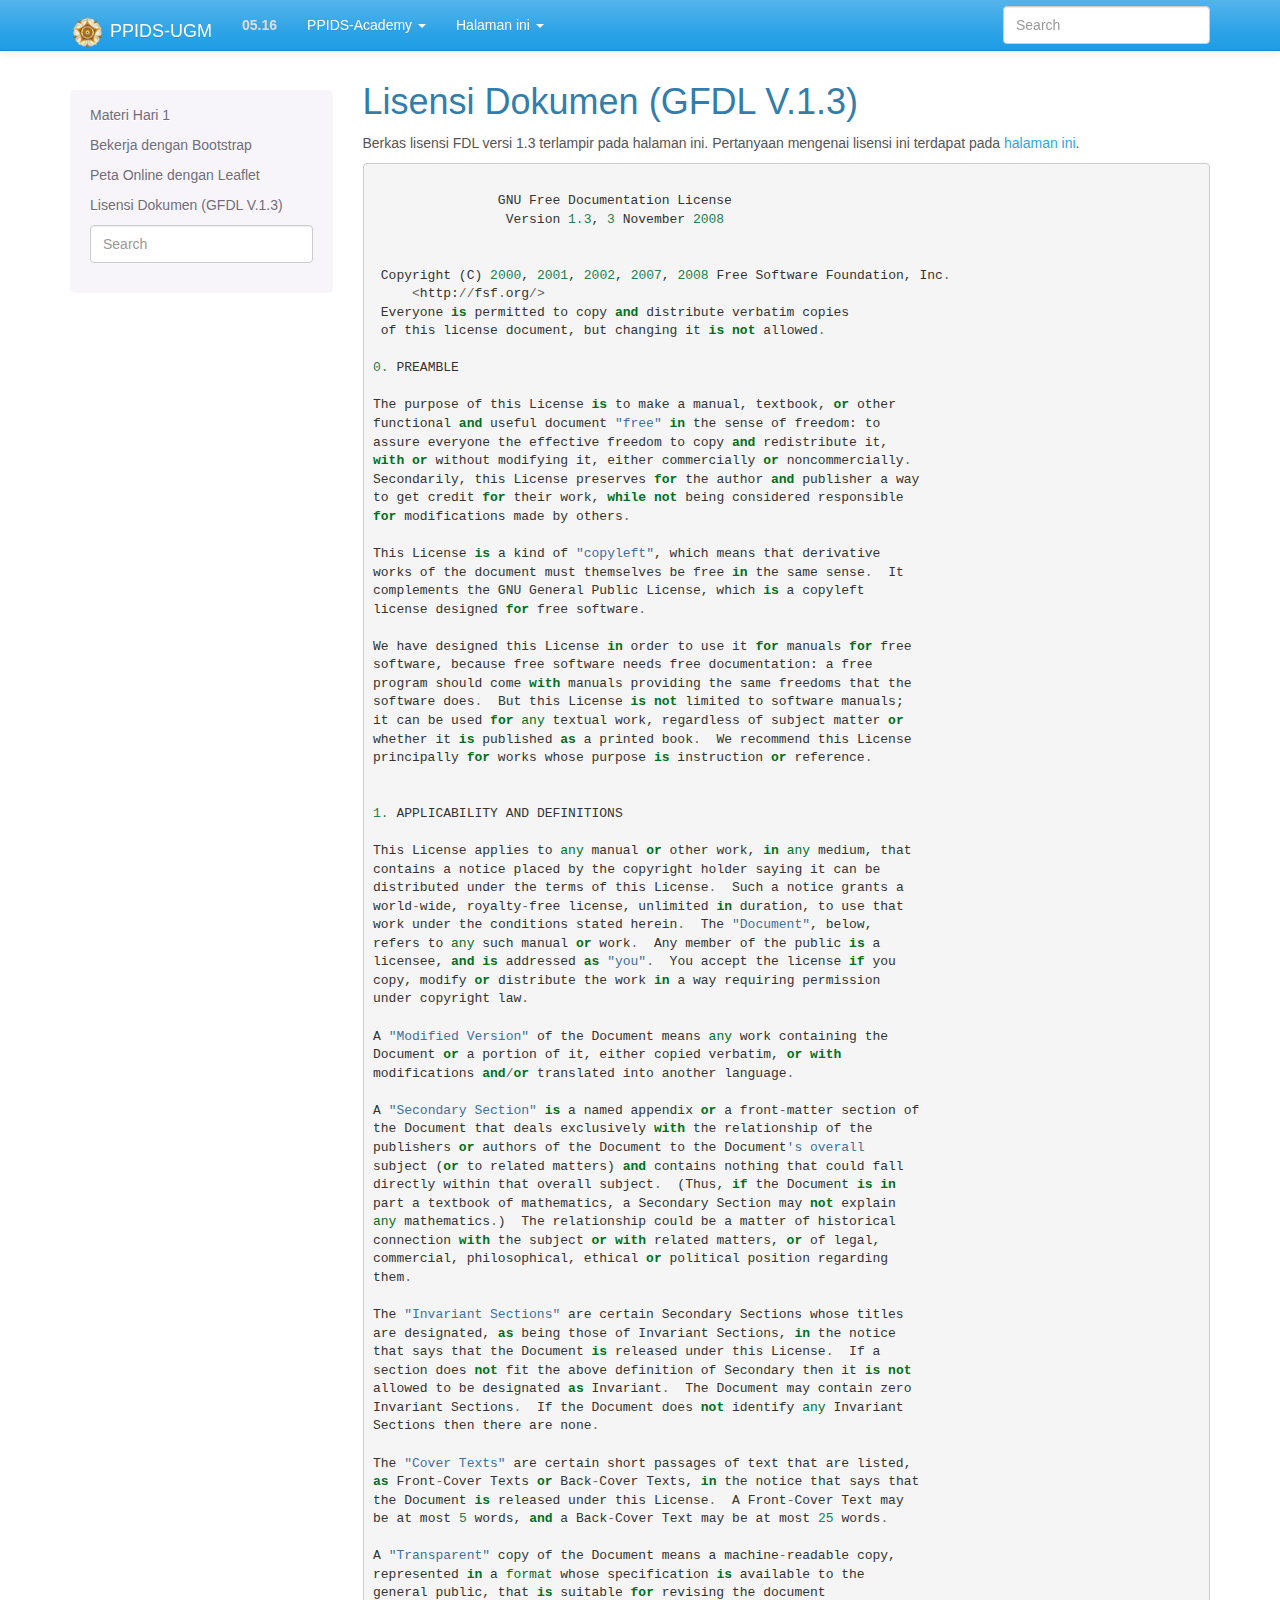
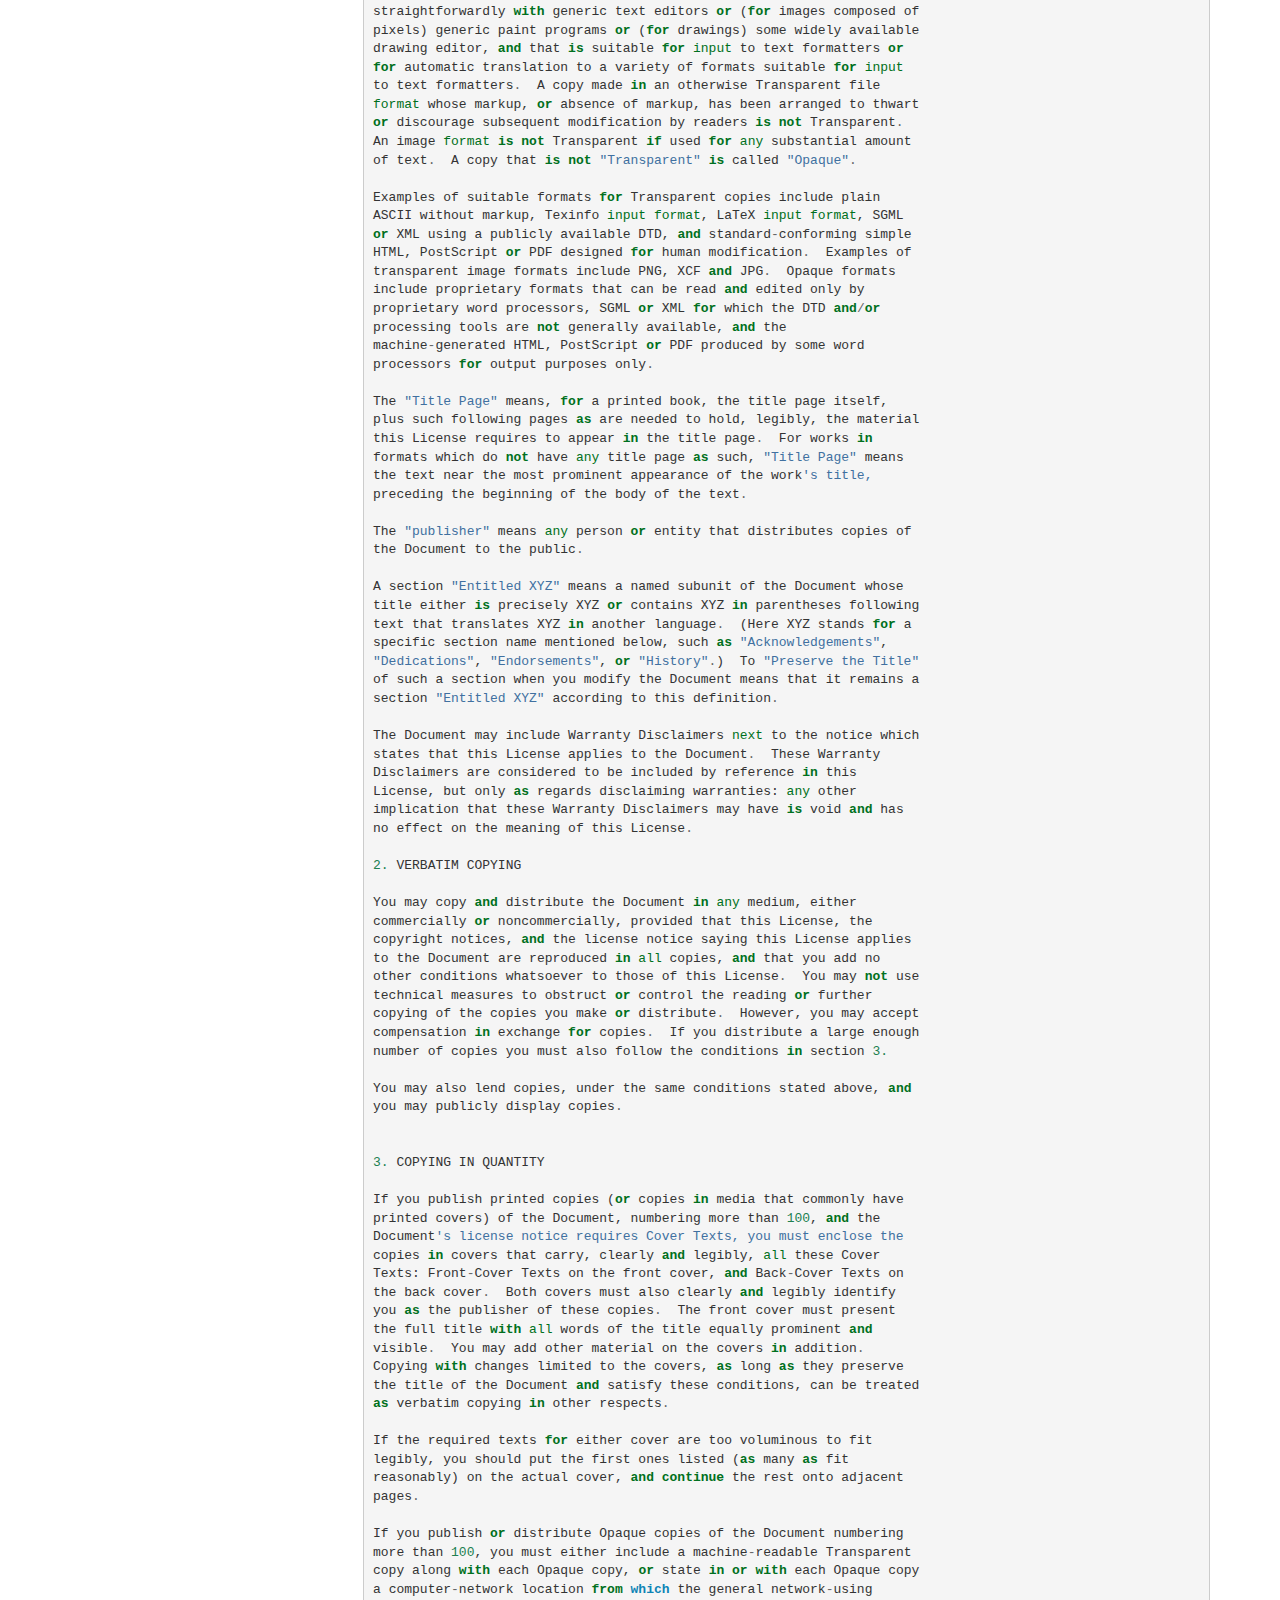
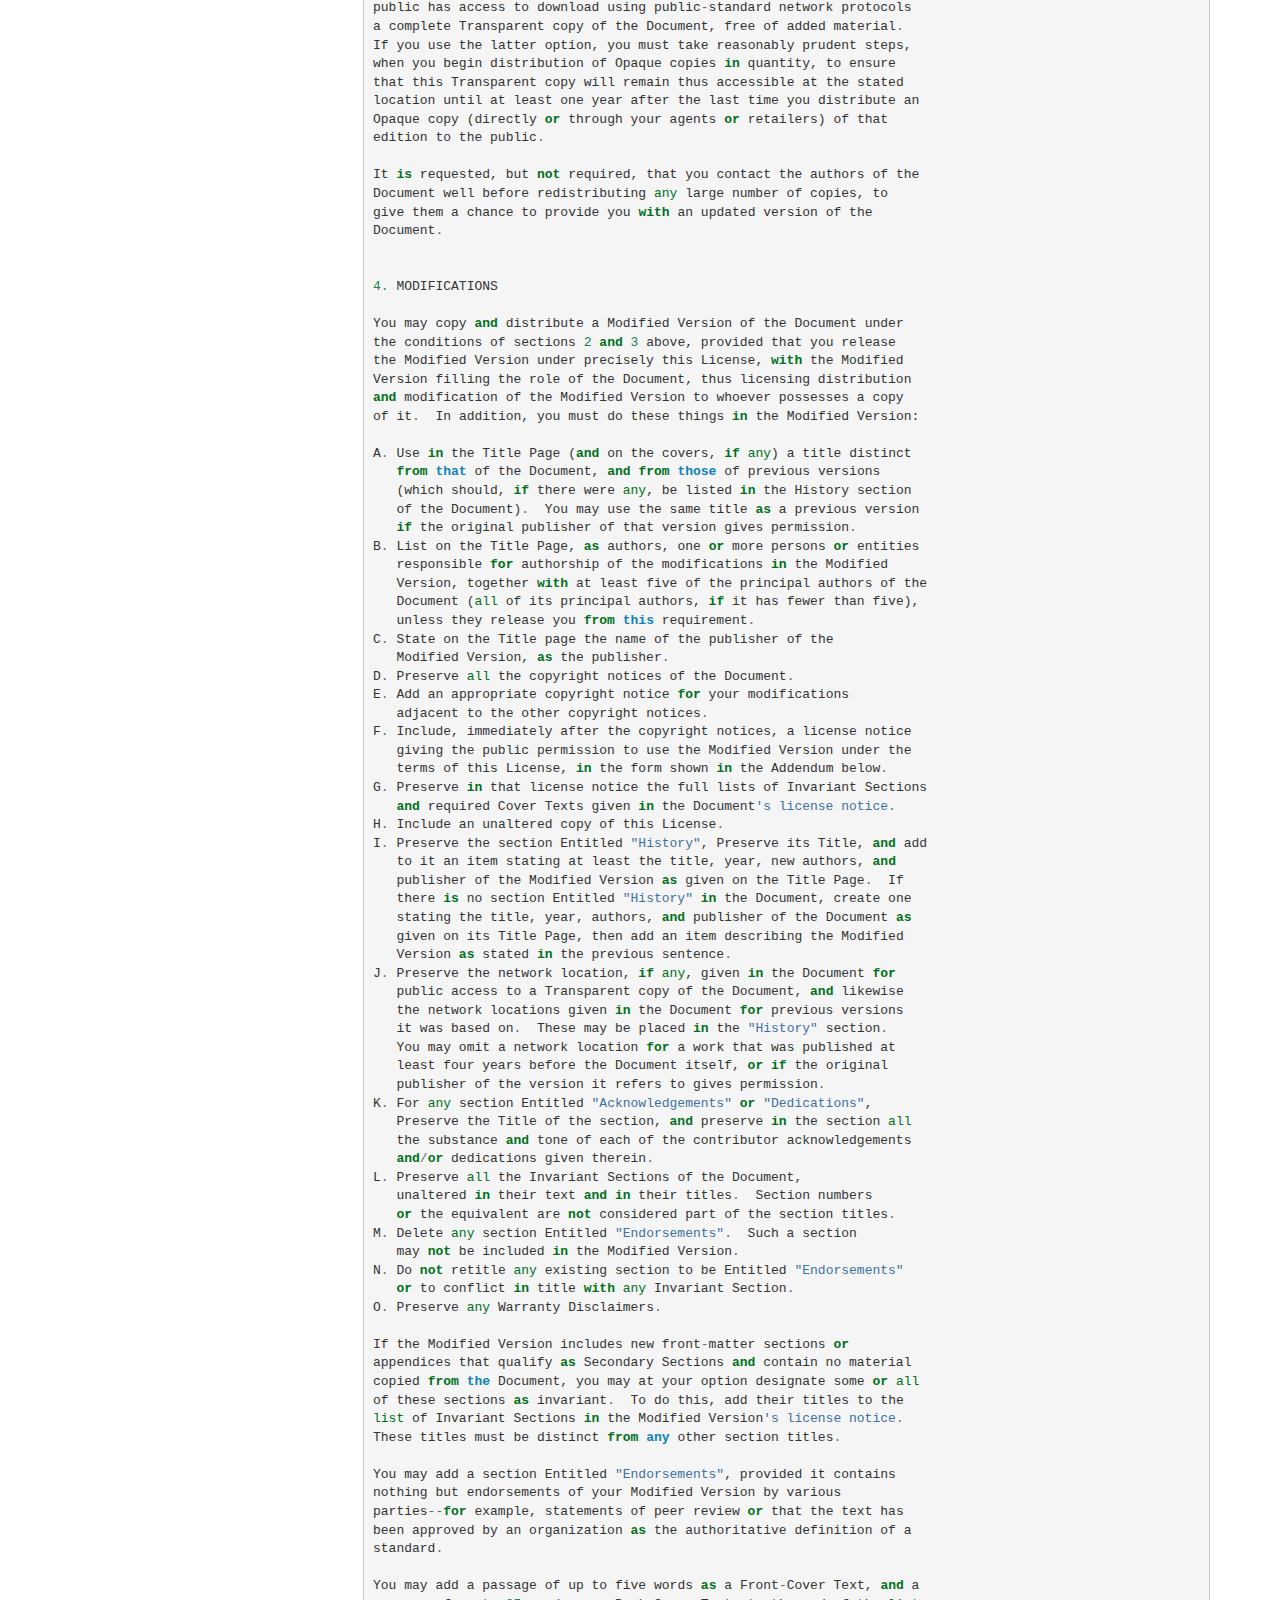
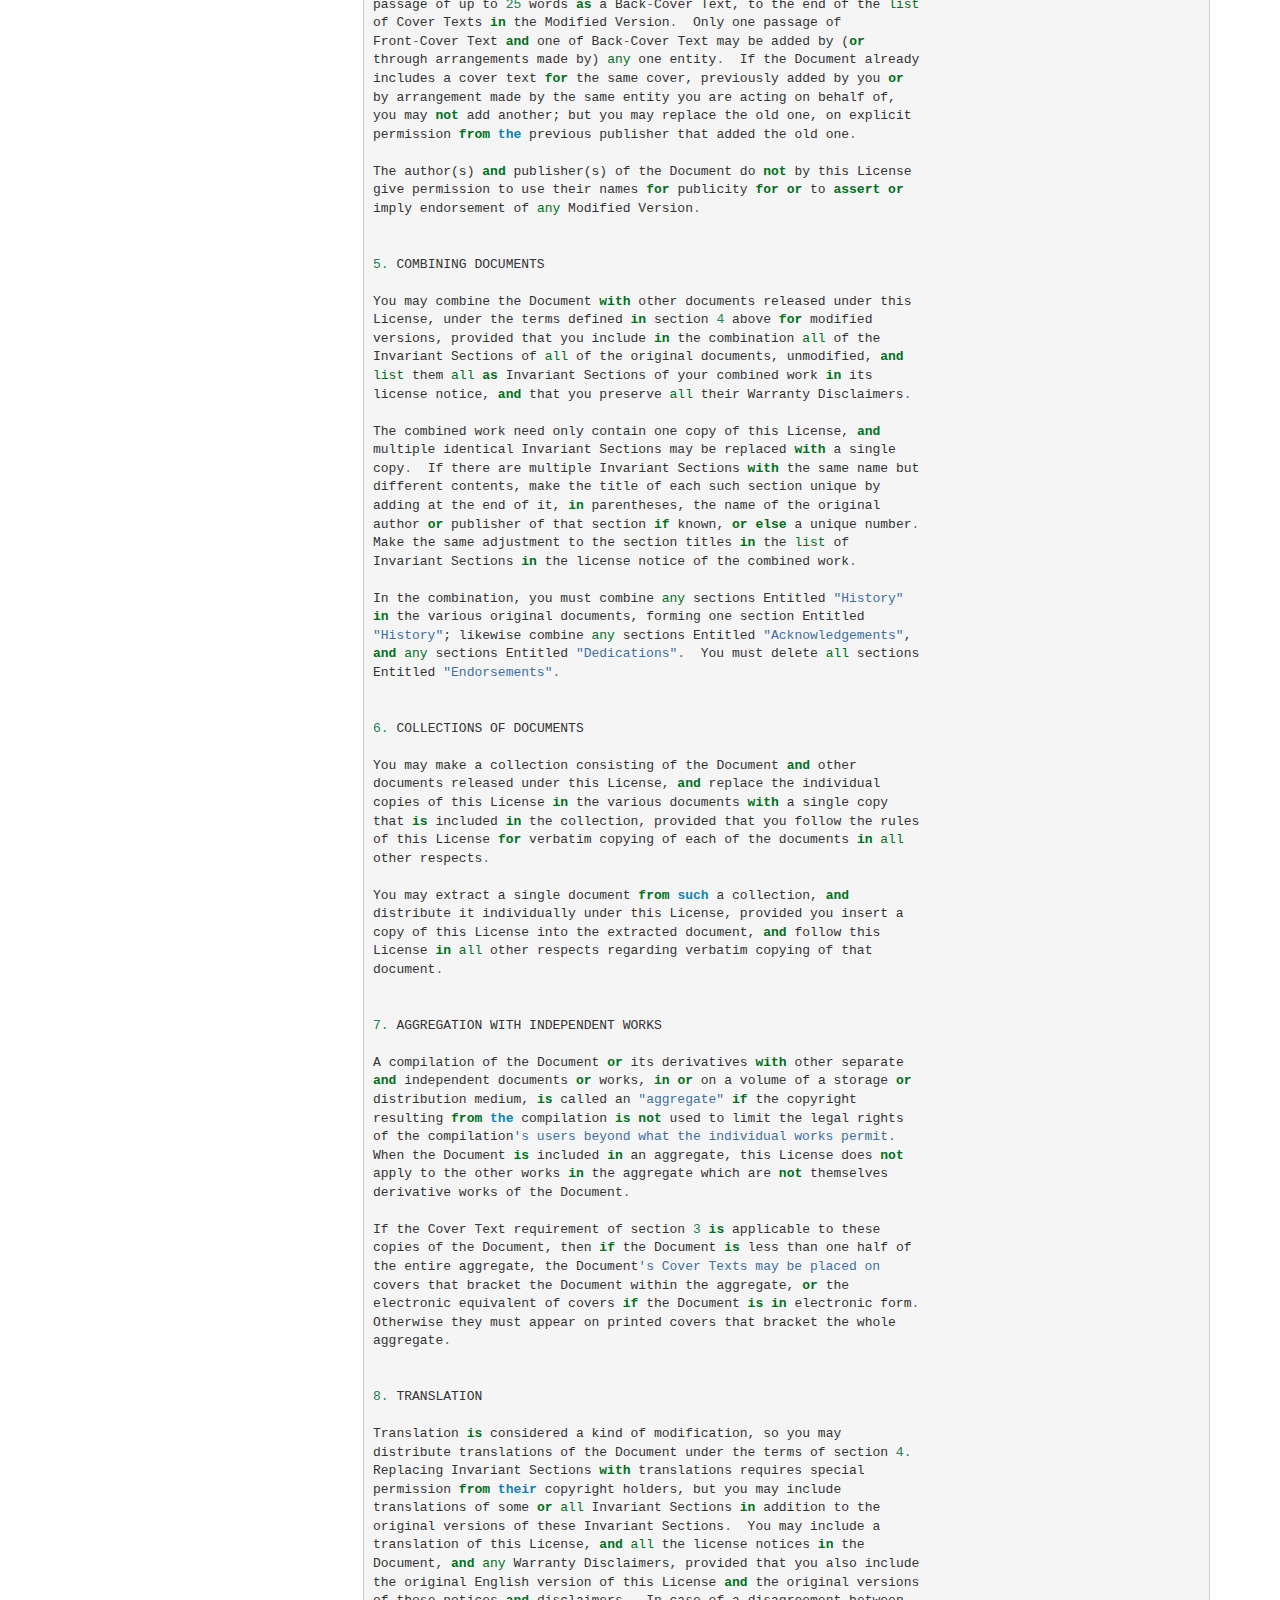
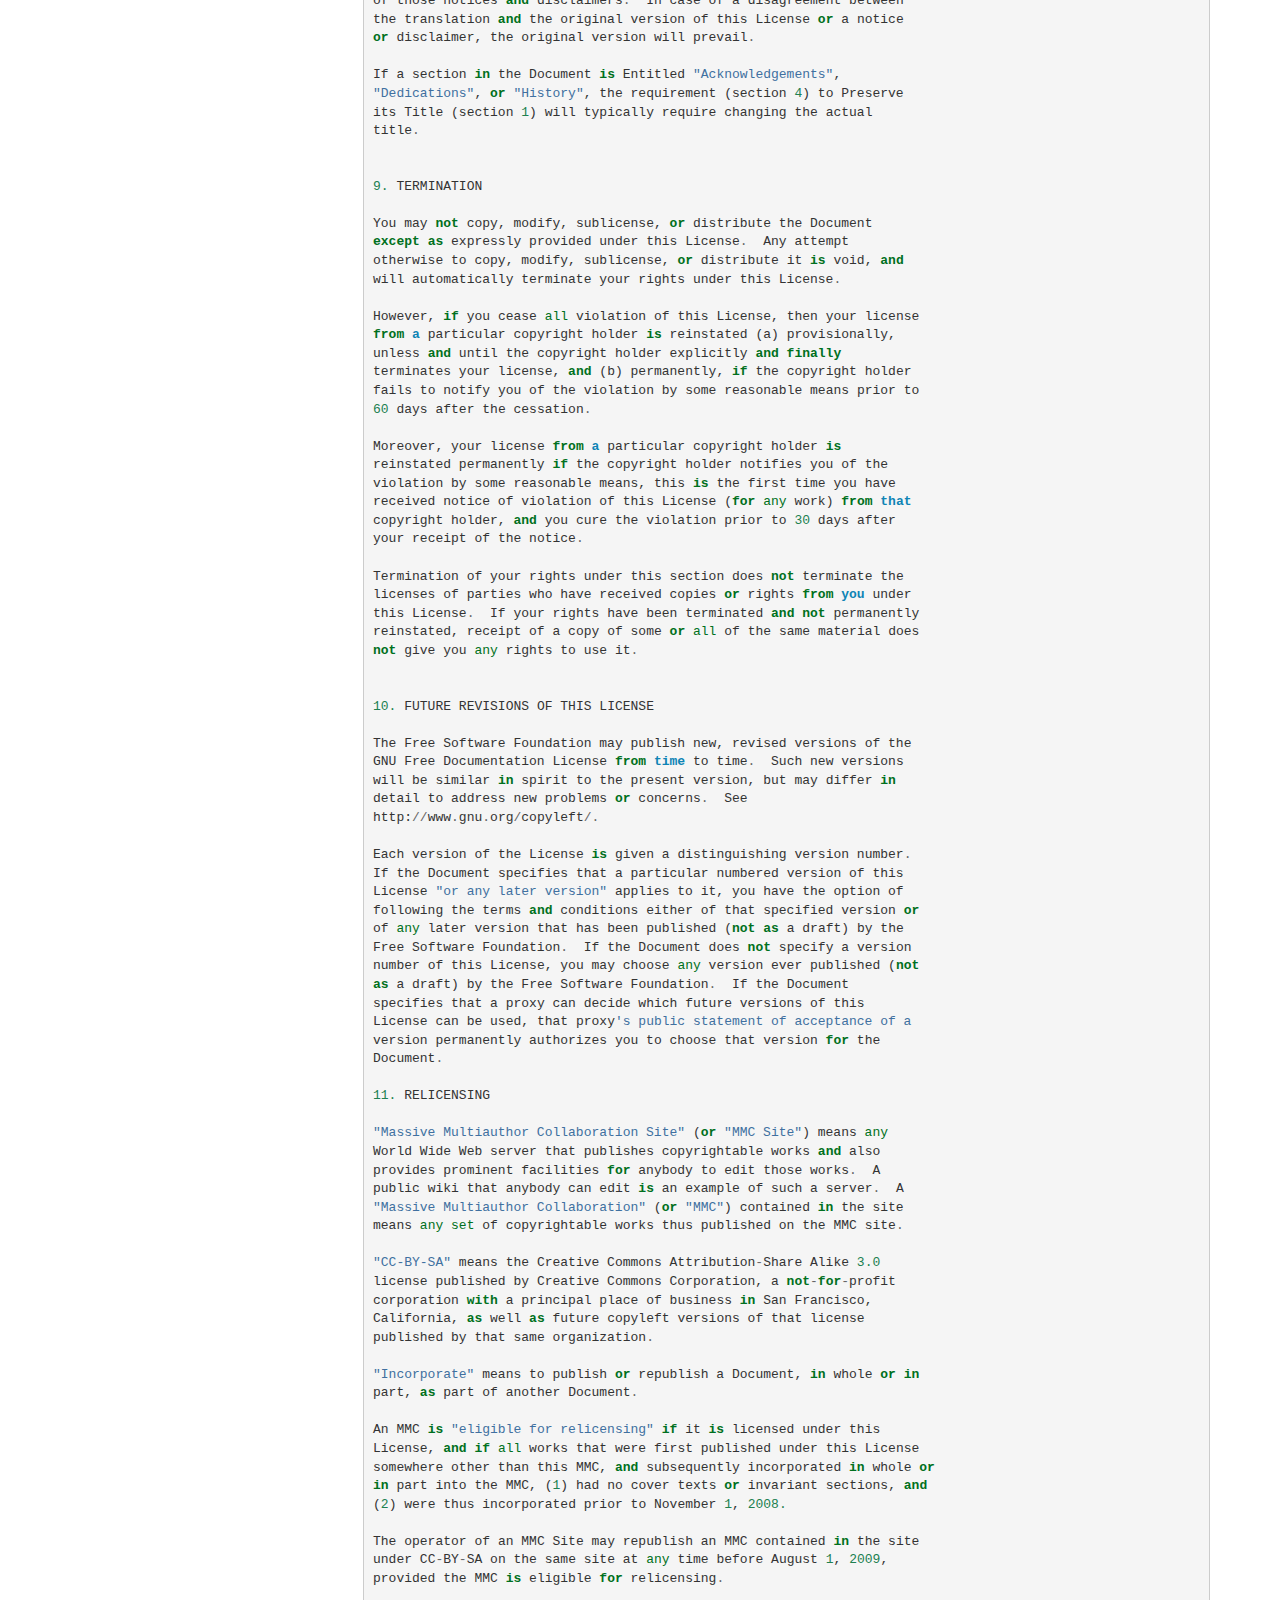
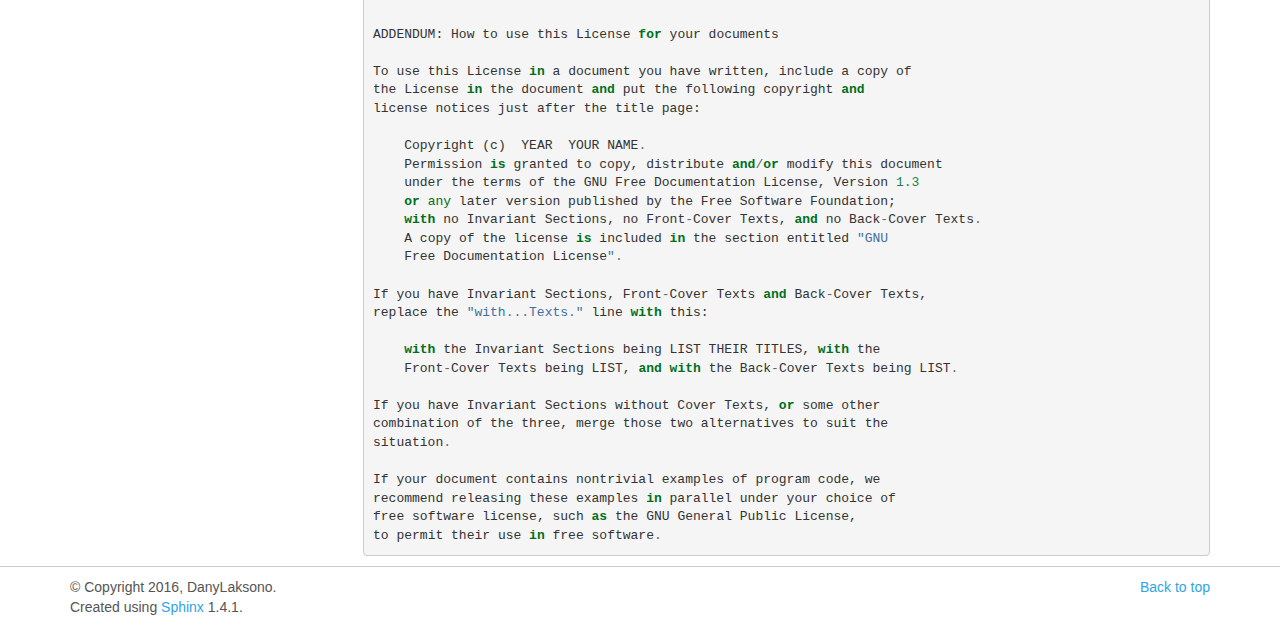
<file: lisensi.html>
<!DOCTYPE html>


<html xmlns="http://www.w3.org/1999/xhtml">
  <head>
    <meta http-equiv="Content-Type" content="text/html; charset=utf-8" />
    
    <title>Lisensi Dokumen (GFDL V.1.3) &mdash; PPIDS Academy 2.0 documentation</title>
    
    <link rel="stylesheet" href="_static/basic.css" type="text/css" />
    <link rel="stylesheet" href="_static/pygments.css" type="text/css" />
    <link rel="stylesheet" href="_static/bootswatch-3.3.6/cerulean/bootstrap.min.css" type="text/css" />
    <link rel="stylesheet" href="_static/bootstrap-sphinx.css" type="text/css" />
    <link rel="stylesheet" href="_static/my-styles.css" type="text/css" />
    
    <script type="text/javascript">
      var DOCUMENTATION_OPTIONS = {
        URL_ROOT:    './',
        VERSION:     '2.0',
        COLLAPSE_INDEX: false,
        FILE_SUFFIX: '.html',
        HAS_SOURCE:  true
      };
    </script>
    <script type="text/javascript" src="_static/jquery.js"></script>
    <script type="text/javascript" src="_static/underscore.js"></script>
    <script type="text/javascript" src="_static/doctools.js"></script>
    <script type="text/javascript" src="_static/js/jquery-1.11.0.min.js"></script>
    <script type="text/javascript" src="_static/js/jquery-fix.js"></script>
    <script type="text/javascript" src="_static/bootstrap-3.3.6/js/bootstrap.min.js"></script>
    <script type="text/javascript" src="_static/bootstrap-sphinx.js"></script>
    <link rel="shortcut icon" href="_static/favicon.ico"/>
    <link rel="top" title="PPIDS Academy 2.0 documentation" href="index.html" />
    <link rel="prev" title="Peta Online dengan Leaflet" href="leaflet.html" />
<meta charset='utf-8'>
<meta http-equiv='X-UA-Compatible' content='IE=edge,chrome=1'>
<meta name='viewport' content='width=device-width, initial-scale=1.0, maximum-scale=1'>
<meta name="apple-mobile-web-app-capable" content="yes">

  </head>
  <body role="document">

  <div id="navbar" class="navbar navbar-default navbar-default navbar-fixed-top">
    <div class="container">
      <div class="navbar-header">
        <!-- .btn-navbar is used as the toggle for collapsed navbar content -->
        <button type="button" class="navbar-toggle" data-toggle="collapse" data-target=".nav-collapse">
          <span class="icon-bar"></span>
          <span class="icon-bar"></span>
          <span class="icon-bar"></span>
        </button>
        <a class="navbar-brand" href="index.html"><img src="_static/ugm_logo4.png">
          PPIDS-UGM</a>
        <span class="navbar-text navbar-version pull-left"><b>05.16</b></span>
      </div>

        <div class="collapse navbar-collapse nav-collapse">
          <ul class="nav navbar-nav">
            
            
              <li class="dropdown globaltoc-container">
  <a role="button"
     id="dLabelGlobalToc"
     data-toggle="dropdown"
     data-target="#"
     href="index.html">PPIDS-Academy <b class="caret"></b></a>
  <ul class="dropdown-menu globaltoc"
      role="menu"
      aria-labelledby="dLabelGlobalToc"><ul class="current">
<li class="toctree-l1"><a class="reference internal" href="hari_1.html">Materi Hari 1</a><ul>
<li class="toctree-l2"><a class="reference internal" href="hari1/git.html">Github Social Coding</a><ul>
<li class="toctree-l3"><a class="reference internal" href="hari1/git.html#tentang-git">Tentang Git</a></li>
<li class="toctree-l3"><a class="reference internal" href="hari1/git.html#menggunakan-github">Menggunakan Github</a><ul>
<li class="toctree-l4"><a class="reference internal" href="hari1/git.html#bekerja-dengan-repository">Bekerja dengan Repository</a></li>
<li class="toctree-l4"><a class="reference internal" href="hari1/git.html#instalasi-pada-windows">Instalasi pada Windows</a></li>
</ul>
</li>
<li class="toctree-l3"><a class="reference internal" href="hari1/git.html#bekerja-dengan-github">Bekerja dengan Github</a><ul>
<li class="toctree-l4"><a class="reference internal" href="hari1/git.html#melakukan-kloning-repository">Melakukan kloning repository</a></li>
<li class="toctree-l4"><a class="reference internal" href="hari1/git.html#melakukan-fork-repository">Melakukan Fork repository</a></li>
</ul>
</li>
<li class="toctree-l3"><a class="reference internal" href="hari1/git.html#what-s-next">What&#8217;s Next?</a></li>
<li class="toctree-l3"><a class="reference internal" href="hari1/git.html#rujukan">Rujukan</a></li>
</ul>
</li>
</ul>
</li>
<li class="toctree-l1"><a class="reference internal" href="bootstrap.html">Bekerja dengan Bootstrap</a><ul>
<li class="toctree-l2"><a class="reference internal" href="bootstrap.html#mengenal-bootstrap">Mengenal Bootstrap</a></li>
<li class="toctree-l2"><a class="reference internal" href="bootstrap.html#memanggil-bootstrap">Memanggil Bootstrap</a></li>
<li class="toctree-l2"><a class="reference internal" href="bootstrap.html#berlatih-dengan-bootstrap">Berlatih dengan Bootstrap</a></li>
<li class="toctree-l2"><a class="reference internal" href="bootstrap.html#komponen-bootstrap">Komponen Bootstrap</a></li>
<li class="toctree-l2"><a class="reference internal" href="bootstrap.html#rujukan">Rujukan</a></li>
</ul>
</li>
<li class="toctree-l1"><a class="reference internal" href="leaflet.html">Peta Online dengan Leaflet</a><ul>
<li class="toctree-l2"><a class="reference internal" href="leaflet.html#tentang-leaflet">Tentang Leaflet</a></li>
<li class="toctree-l2"><a class="reference internal" href="leaflet.html#memanggil-leaflet">Memanggil Leaflet</a></li>
<li class="toctree-l2"><a class="reference internal" href="leaflet.html#berlatih-dengan-leaflet">Berlatih dengan Leaflet</a></li>
<li class="toctree-l2"><a class="reference internal" href="leaflet.html#komponen-leaflet">Komponen Leaflet</a></li>
<li class="toctree-l2"><a class="reference internal" href="leaflet.html#what-s-next">What&#8217;s Next?</a></li>
<li class="toctree-l2"><a class="reference internal" href="leaflet.html#rujukan">Rujukan</a></li>
</ul>
</li>
<li class="toctree-l1 current"><a class="current reference internal" href="#">Lisensi Dokumen (GFDL V.1.3)</a></li>
</ul>
</ul>
</li>
              
                <li class="dropdown">
  <a role="button"
     id="dLabelLocalToc"
     data-toggle="dropdown"
     data-target="#"
     href="#">Halaman ini <b class="caret"></b></a>
  <ul class="dropdown-menu localtoc"
      role="menu"
      aria-labelledby="dLabelLocalToc"><ul class="current">
<li class="toctree-l1"><a class="reference internal" href="hari_1.html">Materi Hari 1</a></li>
<li class="toctree-l1"><a class="reference internal" href="bootstrap.html">Bekerja dengan Bootstrap</a></li>
<li class="toctree-l1"><a class="reference internal" href="leaflet.html">Peta Online dengan Leaflet</a></li>
<li class="toctree-l1 current"><a class="current reference internal" href="#">Lisensi Dokumen (GFDL V.1.3)</a></li>
</ul>
</ul>
</li>
              
            
            
            
            
            
          </ul>

          
            
<form class="navbar-form navbar-right" action="search.html" method="get">
 <div class="form-group">
  <input type="text" name="q" class="form-control" placeholder="Search" />
 </div>
  <input type="hidden" name="check_keywords" value="yes" />
  <input type="hidden" name="area" value="default" />
</form>
          
        </div>
    </div>
  </div>

<div class="container">
  <div class="row">
      <div class="col-md-3">
        <div id="sidebar" class="bs-sidenav" role="complementary"><ul class="current">
<li class="toctree-l1"><a class="reference internal" href="hari_1.html">Materi Hari 1</a></li>
<li class="toctree-l1"><a class="reference internal" href="bootstrap.html">Bekerja dengan Bootstrap</a></li>
<li class="toctree-l1"><a class="reference internal" href="leaflet.html">Peta Online dengan Leaflet</a></li>
<li class="toctree-l1 current"><a class="current reference internal" href="#">Lisensi Dokumen (GFDL V.1.3)</a></li>
</ul>

<form action="search.html" method="get">
 <div class="form-group">
  <input type="text" name="q" class="form-control" placeholder="Search" />
 </div>
  <input type="hidden" name="check_keywords" value="yes" />
  <input type="hidden" name="area" value="default" />
</form>
        </div>
      </div>
    <div class="col-md-9 content">
      
  <div class="section" id="lisensi-dokumen-gfdl-v-1-3">
<h1>Lisensi Dokumen (GFDL V.1.3)<a class="headerlink" href="#lisensi-dokumen-gfdl-v-1-3" title="Permalink to this headline">¶</a></h1>
<p>Berkas lisensi FDL versi 1.3 terlampir pada halaman ini. Pertanyaan mengenai
lisensi ini terdapat pada <a class="reference external" href="http://www.gnu.org/copyleft/fdl.html">halaman ini</a>.</p>
<div class="highlight-default"><div class="highlight"><pre><span></span>
                <span class="n">GNU</span> <span class="n">Free</span> <span class="n">Documentation</span> <span class="n">License</span>
                 <span class="n">Version</span> <span class="mf">1.3</span><span class="p">,</span> <span class="mi">3</span> <span class="n">November</span> <span class="mi">2008</span>


 <span class="n">Copyright</span> <span class="p">(</span><span class="n">C</span><span class="p">)</span> <span class="mi">2000</span><span class="p">,</span> <span class="mi">2001</span><span class="p">,</span> <span class="mi">2002</span><span class="p">,</span> <span class="mi">2007</span><span class="p">,</span> <span class="mi">2008</span> <span class="n">Free</span> <span class="n">Software</span> <span class="n">Foundation</span><span class="p">,</span> <span class="n">Inc</span><span class="o">.</span>
     <span class="o">&lt;</span><span class="n">http</span><span class="p">:</span><span class="o">//</span><span class="n">fsf</span><span class="o">.</span><span class="n">org</span><span class="o">/&gt;</span>
 <span class="n">Everyone</span> <span class="ow">is</span> <span class="n">permitted</span> <span class="n">to</span> <span class="n">copy</span> <span class="ow">and</span> <span class="n">distribute</span> <span class="n">verbatim</span> <span class="n">copies</span>
 <span class="n">of</span> <span class="n">this</span> <span class="n">license</span> <span class="n">document</span><span class="p">,</span> <span class="n">but</span> <span class="n">changing</span> <span class="n">it</span> <span class="ow">is</span> <span class="ow">not</span> <span class="n">allowed</span><span class="o">.</span>

<span class="mf">0.</span> <span class="n">PREAMBLE</span>

<span class="n">The</span> <span class="n">purpose</span> <span class="n">of</span> <span class="n">this</span> <span class="n">License</span> <span class="ow">is</span> <span class="n">to</span> <span class="n">make</span> <span class="n">a</span> <span class="n">manual</span><span class="p">,</span> <span class="n">textbook</span><span class="p">,</span> <span class="ow">or</span> <span class="n">other</span>
<span class="n">functional</span> <span class="ow">and</span> <span class="n">useful</span> <span class="n">document</span> <span class="s2">&quot;free&quot;</span> <span class="ow">in</span> <span class="n">the</span> <span class="n">sense</span> <span class="n">of</span> <span class="n">freedom</span><span class="p">:</span> <span class="n">to</span>
<span class="n">assure</span> <span class="n">everyone</span> <span class="n">the</span> <span class="n">effective</span> <span class="n">freedom</span> <span class="n">to</span> <span class="n">copy</span> <span class="ow">and</span> <span class="n">redistribute</span> <span class="n">it</span><span class="p">,</span>
<span class="k">with</span> <span class="ow">or</span> <span class="n">without</span> <span class="n">modifying</span> <span class="n">it</span><span class="p">,</span> <span class="n">either</span> <span class="n">commercially</span> <span class="ow">or</span> <span class="n">noncommercially</span><span class="o">.</span>
<span class="n">Secondarily</span><span class="p">,</span> <span class="n">this</span> <span class="n">License</span> <span class="n">preserves</span> <span class="k">for</span> <span class="n">the</span> <span class="n">author</span> <span class="ow">and</span> <span class="n">publisher</span> <span class="n">a</span> <span class="n">way</span>
<span class="n">to</span> <span class="n">get</span> <span class="n">credit</span> <span class="k">for</span> <span class="n">their</span> <span class="n">work</span><span class="p">,</span> <span class="k">while</span> <span class="ow">not</span> <span class="n">being</span> <span class="n">considered</span> <span class="n">responsible</span>
<span class="k">for</span> <span class="n">modifications</span> <span class="n">made</span> <span class="n">by</span> <span class="n">others</span><span class="o">.</span>

<span class="n">This</span> <span class="n">License</span> <span class="ow">is</span> <span class="n">a</span> <span class="n">kind</span> <span class="n">of</span> <span class="s2">&quot;copyleft&quot;</span><span class="p">,</span> <span class="n">which</span> <span class="n">means</span> <span class="n">that</span> <span class="n">derivative</span>
<span class="n">works</span> <span class="n">of</span> <span class="n">the</span> <span class="n">document</span> <span class="n">must</span> <span class="n">themselves</span> <span class="n">be</span> <span class="n">free</span> <span class="ow">in</span> <span class="n">the</span> <span class="n">same</span> <span class="n">sense</span><span class="o">.</span>  <span class="n">It</span>
<span class="n">complements</span> <span class="n">the</span> <span class="n">GNU</span> <span class="n">General</span> <span class="n">Public</span> <span class="n">License</span><span class="p">,</span> <span class="n">which</span> <span class="ow">is</span> <span class="n">a</span> <span class="n">copyleft</span>
<span class="n">license</span> <span class="n">designed</span> <span class="k">for</span> <span class="n">free</span> <span class="n">software</span><span class="o">.</span>

<span class="n">We</span> <span class="n">have</span> <span class="n">designed</span> <span class="n">this</span> <span class="n">License</span> <span class="ow">in</span> <span class="n">order</span> <span class="n">to</span> <span class="n">use</span> <span class="n">it</span> <span class="k">for</span> <span class="n">manuals</span> <span class="k">for</span> <span class="n">free</span>
<span class="n">software</span><span class="p">,</span> <span class="n">because</span> <span class="n">free</span> <span class="n">software</span> <span class="n">needs</span> <span class="n">free</span> <span class="n">documentation</span><span class="p">:</span> <span class="n">a</span> <span class="n">free</span>
<span class="n">program</span> <span class="n">should</span> <span class="n">come</span> <span class="k">with</span> <span class="n">manuals</span> <span class="n">providing</span> <span class="n">the</span> <span class="n">same</span> <span class="n">freedoms</span> <span class="n">that</span> <span class="n">the</span>
<span class="n">software</span> <span class="n">does</span><span class="o">.</span>  <span class="n">But</span> <span class="n">this</span> <span class="n">License</span> <span class="ow">is</span> <span class="ow">not</span> <span class="n">limited</span> <span class="n">to</span> <span class="n">software</span> <span class="n">manuals</span><span class="p">;</span>
<span class="n">it</span> <span class="n">can</span> <span class="n">be</span> <span class="n">used</span> <span class="k">for</span> <span class="nb">any</span> <span class="n">textual</span> <span class="n">work</span><span class="p">,</span> <span class="n">regardless</span> <span class="n">of</span> <span class="n">subject</span> <span class="n">matter</span> <span class="ow">or</span>
<span class="n">whether</span> <span class="n">it</span> <span class="ow">is</span> <span class="n">published</span> <span class="k">as</span> <span class="n">a</span> <span class="n">printed</span> <span class="n">book</span><span class="o">.</span>  <span class="n">We</span> <span class="n">recommend</span> <span class="n">this</span> <span class="n">License</span>
<span class="n">principally</span> <span class="k">for</span> <span class="n">works</span> <span class="n">whose</span> <span class="n">purpose</span> <span class="ow">is</span> <span class="n">instruction</span> <span class="ow">or</span> <span class="n">reference</span><span class="o">.</span>


<span class="mf">1.</span> <span class="n">APPLICABILITY</span> <span class="n">AND</span> <span class="n">DEFINITIONS</span>

<span class="n">This</span> <span class="n">License</span> <span class="n">applies</span> <span class="n">to</span> <span class="nb">any</span> <span class="n">manual</span> <span class="ow">or</span> <span class="n">other</span> <span class="n">work</span><span class="p">,</span> <span class="ow">in</span> <span class="nb">any</span> <span class="n">medium</span><span class="p">,</span> <span class="n">that</span>
<span class="n">contains</span> <span class="n">a</span> <span class="n">notice</span> <span class="n">placed</span> <span class="n">by</span> <span class="n">the</span> <span class="n">copyright</span> <span class="n">holder</span> <span class="n">saying</span> <span class="n">it</span> <span class="n">can</span> <span class="n">be</span>
<span class="n">distributed</span> <span class="n">under</span> <span class="n">the</span> <span class="n">terms</span> <span class="n">of</span> <span class="n">this</span> <span class="n">License</span><span class="o">.</span>  <span class="n">Such</span> <span class="n">a</span> <span class="n">notice</span> <span class="n">grants</span> <span class="n">a</span>
<span class="n">world</span><span class="o">-</span><span class="n">wide</span><span class="p">,</span> <span class="n">royalty</span><span class="o">-</span><span class="n">free</span> <span class="n">license</span><span class="p">,</span> <span class="n">unlimited</span> <span class="ow">in</span> <span class="n">duration</span><span class="p">,</span> <span class="n">to</span> <span class="n">use</span> <span class="n">that</span>
<span class="n">work</span> <span class="n">under</span> <span class="n">the</span> <span class="n">conditions</span> <span class="n">stated</span> <span class="n">herein</span><span class="o">.</span>  <span class="n">The</span> <span class="s2">&quot;Document&quot;</span><span class="p">,</span> <span class="n">below</span><span class="p">,</span>
<span class="n">refers</span> <span class="n">to</span> <span class="nb">any</span> <span class="n">such</span> <span class="n">manual</span> <span class="ow">or</span> <span class="n">work</span><span class="o">.</span>  <span class="n">Any</span> <span class="n">member</span> <span class="n">of</span> <span class="n">the</span> <span class="n">public</span> <span class="ow">is</span> <span class="n">a</span>
<span class="n">licensee</span><span class="p">,</span> <span class="ow">and</span> <span class="ow">is</span> <span class="n">addressed</span> <span class="k">as</span> <span class="s2">&quot;you&quot;</span><span class="o">.</span>  <span class="n">You</span> <span class="n">accept</span> <span class="n">the</span> <span class="n">license</span> <span class="k">if</span> <span class="n">you</span>
<span class="n">copy</span><span class="p">,</span> <span class="n">modify</span> <span class="ow">or</span> <span class="n">distribute</span> <span class="n">the</span> <span class="n">work</span> <span class="ow">in</span> <span class="n">a</span> <span class="n">way</span> <span class="n">requiring</span> <span class="n">permission</span>
<span class="n">under</span> <span class="n">copyright</span> <span class="n">law</span><span class="o">.</span>

<span class="n">A</span> <span class="s2">&quot;Modified Version&quot;</span> <span class="n">of</span> <span class="n">the</span> <span class="n">Document</span> <span class="n">means</span> <span class="nb">any</span> <span class="n">work</span> <span class="n">containing</span> <span class="n">the</span>
<span class="n">Document</span> <span class="ow">or</span> <span class="n">a</span> <span class="n">portion</span> <span class="n">of</span> <span class="n">it</span><span class="p">,</span> <span class="n">either</span> <span class="n">copied</span> <span class="n">verbatim</span><span class="p">,</span> <span class="ow">or</span> <span class="k">with</span>
<span class="n">modifications</span> <span class="ow">and</span><span class="o">/</span><span class="ow">or</span> <span class="n">translated</span> <span class="n">into</span> <span class="n">another</span> <span class="n">language</span><span class="o">.</span>

<span class="n">A</span> <span class="s2">&quot;Secondary Section&quot;</span> <span class="ow">is</span> <span class="n">a</span> <span class="n">named</span> <span class="n">appendix</span> <span class="ow">or</span> <span class="n">a</span> <span class="n">front</span><span class="o">-</span><span class="n">matter</span> <span class="n">section</span> <span class="n">of</span>
<span class="n">the</span> <span class="n">Document</span> <span class="n">that</span> <span class="n">deals</span> <span class="n">exclusively</span> <span class="k">with</span> <span class="n">the</span> <span class="n">relationship</span> <span class="n">of</span> <span class="n">the</span>
<span class="n">publishers</span> <span class="ow">or</span> <span class="n">authors</span> <span class="n">of</span> <span class="n">the</span> <span class="n">Document</span> <span class="n">to</span> <span class="n">the</span> <span class="n">Document</span><span class="s1">&#39;s overall</span>
<span class="n">subject</span> <span class="p">(</span><span class="ow">or</span> <span class="n">to</span> <span class="n">related</span> <span class="n">matters</span><span class="p">)</span> <span class="ow">and</span> <span class="n">contains</span> <span class="n">nothing</span> <span class="n">that</span> <span class="n">could</span> <span class="n">fall</span>
<span class="n">directly</span> <span class="n">within</span> <span class="n">that</span> <span class="n">overall</span> <span class="n">subject</span><span class="o">.</span>  <span class="p">(</span><span class="n">Thus</span><span class="p">,</span> <span class="k">if</span> <span class="n">the</span> <span class="n">Document</span> <span class="ow">is</span> <span class="ow">in</span>
<span class="n">part</span> <span class="n">a</span> <span class="n">textbook</span> <span class="n">of</span> <span class="n">mathematics</span><span class="p">,</span> <span class="n">a</span> <span class="n">Secondary</span> <span class="n">Section</span> <span class="n">may</span> <span class="ow">not</span> <span class="n">explain</span>
<span class="nb">any</span> <span class="n">mathematics</span><span class="o">.</span><span class="p">)</span>  <span class="n">The</span> <span class="n">relationship</span> <span class="n">could</span> <span class="n">be</span> <span class="n">a</span> <span class="n">matter</span> <span class="n">of</span> <span class="n">historical</span>
<span class="n">connection</span> <span class="k">with</span> <span class="n">the</span> <span class="n">subject</span> <span class="ow">or</span> <span class="k">with</span> <span class="n">related</span> <span class="n">matters</span><span class="p">,</span> <span class="ow">or</span> <span class="n">of</span> <span class="n">legal</span><span class="p">,</span>
<span class="n">commercial</span><span class="p">,</span> <span class="n">philosophical</span><span class="p">,</span> <span class="n">ethical</span> <span class="ow">or</span> <span class="n">political</span> <span class="n">position</span> <span class="n">regarding</span>
<span class="n">them</span><span class="o">.</span>

<span class="n">The</span> <span class="s2">&quot;Invariant Sections&quot;</span> <span class="n">are</span> <span class="n">certain</span> <span class="n">Secondary</span> <span class="n">Sections</span> <span class="n">whose</span> <span class="n">titles</span>
<span class="n">are</span> <span class="n">designated</span><span class="p">,</span> <span class="k">as</span> <span class="n">being</span> <span class="n">those</span> <span class="n">of</span> <span class="n">Invariant</span> <span class="n">Sections</span><span class="p">,</span> <span class="ow">in</span> <span class="n">the</span> <span class="n">notice</span>
<span class="n">that</span> <span class="n">says</span> <span class="n">that</span> <span class="n">the</span> <span class="n">Document</span> <span class="ow">is</span> <span class="n">released</span> <span class="n">under</span> <span class="n">this</span> <span class="n">License</span><span class="o">.</span>  <span class="n">If</span> <span class="n">a</span>
<span class="n">section</span> <span class="n">does</span> <span class="ow">not</span> <span class="n">fit</span> <span class="n">the</span> <span class="n">above</span> <span class="n">definition</span> <span class="n">of</span> <span class="n">Secondary</span> <span class="n">then</span> <span class="n">it</span> <span class="ow">is</span> <span class="ow">not</span>
<span class="n">allowed</span> <span class="n">to</span> <span class="n">be</span> <span class="n">designated</span> <span class="k">as</span> <span class="n">Invariant</span><span class="o">.</span>  <span class="n">The</span> <span class="n">Document</span> <span class="n">may</span> <span class="n">contain</span> <span class="n">zero</span>
<span class="n">Invariant</span> <span class="n">Sections</span><span class="o">.</span>  <span class="n">If</span> <span class="n">the</span> <span class="n">Document</span> <span class="n">does</span> <span class="ow">not</span> <span class="n">identify</span> <span class="nb">any</span> <span class="n">Invariant</span>
<span class="n">Sections</span> <span class="n">then</span> <span class="n">there</span> <span class="n">are</span> <span class="n">none</span><span class="o">.</span>

<span class="n">The</span> <span class="s2">&quot;Cover Texts&quot;</span> <span class="n">are</span> <span class="n">certain</span> <span class="n">short</span> <span class="n">passages</span> <span class="n">of</span> <span class="n">text</span> <span class="n">that</span> <span class="n">are</span> <span class="n">listed</span><span class="p">,</span>
<span class="k">as</span> <span class="n">Front</span><span class="o">-</span><span class="n">Cover</span> <span class="n">Texts</span> <span class="ow">or</span> <span class="n">Back</span><span class="o">-</span><span class="n">Cover</span> <span class="n">Texts</span><span class="p">,</span> <span class="ow">in</span> <span class="n">the</span> <span class="n">notice</span> <span class="n">that</span> <span class="n">says</span> <span class="n">that</span>
<span class="n">the</span> <span class="n">Document</span> <span class="ow">is</span> <span class="n">released</span> <span class="n">under</span> <span class="n">this</span> <span class="n">License</span><span class="o">.</span>  <span class="n">A</span> <span class="n">Front</span><span class="o">-</span><span class="n">Cover</span> <span class="n">Text</span> <span class="n">may</span>
<span class="n">be</span> <span class="n">at</span> <span class="n">most</span> <span class="mi">5</span> <span class="n">words</span><span class="p">,</span> <span class="ow">and</span> <span class="n">a</span> <span class="n">Back</span><span class="o">-</span><span class="n">Cover</span> <span class="n">Text</span> <span class="n">may</span> <span class="n">be</span> <span class="n">at</span> <span class="n">most</span> <span class="mi">25</span> <span class="n">words</span><span class="o">.</span>

<span class="n">A</span> <span class="s2">&quot;Transparent&quot;</span> <span class="n">copy</span> <span class="n">of</span> <span class="n">the</span> <span class="n">Document</span> <span class="n">means</span> <span class="n">a</span> <span class="n">machine</span><span class="o">-</span><span class="n">readable</span> <span class="n">copy</span><span class="p">,</span>
<span class="n">represented</span> <span class="ow">in</span> <span class="n">a</span> <span class="nb">format</span> <span class="n">whose</span> <span class="n">specification</span> <span class="ow">is</span> <span class="n">available</span> <span class="n">to</span> <span class="n">the</span>
<span class="n">general</span> <span class="n">public</span><span class="p">,</span> <span class="n">that</span> <span class="ow">is</span> <span class="n">suitable</span> <span class="k">for</span> <span class="n">revising</span> <span class="n">the</span> <span class="n">document</span>
<span class="n">straightforwardly</span> <span class="k">with</span> <span class="n">generic</span> <span class="n">text</span> <span class="n">editors</span> <span class="ow">or</span> <span class="p">(</span><span class="k">for</span> <span class="n">images</span> <span class="n">composed</span> <span class="n">of</span>
<span class="n">pixels</span><span class="p">)</span> <span class="n">generic</span> <span class="n">paint</span> <span class="n">programs</span> <span class="ow">or</span> <span class="p">(</span><span class="k">for</span> <span class="n">drawings</span><span class="p">)</span> <span class="n">some</span> <span class="n">widely</span> <span class="n">available</span>
<span class="n">drawing</span> <span class="n">editor</span><span class="p">,</span> <span class="ow">and</span> <span class="n">that</span> <span class="ow">is</span> <span class="n">suitable</span> <span class="k">for</span> <span class="nb">input</span> <span class="n">to</span> <span class="n">text</span> <span class="n">formatters</span> <span class="ow">or</span>
<span class="k">for</span> <span class="n">automatic</span> <span class="n">translation</span> <span class="n">to</span> <span class="n">a</span> <span class="n">variety</span> <span class="n">of</span> <span class="n">formats</span> <span class="n">suitable</span> <span class="k">for</span> <span class="nb">input</span>
<span class="n">to</span> <span class="n">text</span> <span class="n">formatters</span><span class="o">.</span>  <span class="n">A</span> <span class="n">copy</span> <span class="n">made</span> <span class="ow">in</span> <span class="n">an</span> <span class="n">otherwise</span> <span class="n">Transparent</span> <span class="n">file</span>
<span class="nb">format</span> <span class="n">whose</span> <span class="n">markup</span><span class="p">,</span> <span class="ow">or</span> <span class="n">absence</span> <span class="n">of</span> <span class="n">markup</span><span class="p">,</span> <span class="n">has</span> <span class="n">been</span> <span class="n">arranged</span> <span class="n">to</span> <span class="n">thwart</span>
<span class="ow">or</span> <span class="n">discourage</span> <span class="n">subsequent</span> <span class="n">modification</span> <span class="n">by</span> <span class="n">readers</span> <span class="ow">is</span> <span class="ow">not</span> <span class="n">Transparent</span><span class="o">.</span>
<span class="n">An</span> <span class="n">image</span> <span class="nb">format</span> <span class="ow">is</span> <span class="ow">not</span> <span class="n">Transparent</span> <span class="k">if</span> <span class="n">used</span> <span class="k">for</span> <span class="nb">any</span> <span class="n">substantial</span> <span class="n">amount</span>
<span class="n">of</span> <span class="n">text</span><span class="o">.</span>  <span class="n">A</span> <span class="n">copy</span> <span class="n">that</span> <span class="ow">is</span> <span class="ow">not</span> <span class="s2">&quot;Transparent&quot;</span> <span class="ow">is</span> <span class="n">called</span> <span class="s2">&quot;Opaque&quot;</span><span class="o">.</span>

<span class="n">Examples</span> <span class="n">of</span> <span class="n">suitable</span> <span class="n">formats</span> <span class="k">for</span> <span class="n">Transparent</span> <span class="n">copies</span> <span class="n">include</span> <span class="n">plain</span>
<span class="n">ASCII</span> <span class="n">without</span> <span class="n">markup</span><span class="p">,</span> <span class="n">Texinfo</span> <span class="nb">input</span> <span class="nb">format</span><span class="p">,</span> <span class="n">LaTeX</span> <span class="nb">input</span> <span class="nb">format</span><span class="p">,</span> <span class="n">SGML</span>
<span class="ow">or</span> <span class="n">XML</span> <span class="n">using</span> <span class="n">a</span> <span class="n">publicly</span> <span class="n">available</span> <span class="n">DTD</span><span class="p">,</span> <span class="ow">and</span> <span class="n">standard</span><span class="o">-</span><span class="n">conforming</span> <span class="n">simple</span>
<span class="n">HTML</span><span class="p">,</span> <span class="n">PostScript</span> <span class="ow">or</span> <span class="n">PDF</span> <span class="n">designed</span> <span class="k">for</span> <span class="n">human</span> <span class="n">modification</span><span class="o">.</span>  <span class="n">Examples</span> <span class="n">of</span>
<span class="n">transparent</span> <span class="n">image</span> <span class="n">formats</span> <span class="n">include</span> <span class="n">PNG</span><span class="p">,</span> <span class="n">XCF</span> <span class="ow">and</span> <span class="n">JPG</span><span class="o">.</span>  <span class="n">Opaque</span> <span class="n">formats</span>
<span class="n">include</span> <span class="n">proprietary</span> <span class="n">formats</span> <span class="n">that</span> <span class="n">can</span> <span class="n">be</span> <span class="n">read</span> <span class="ow">and</span> <span class="n">edited</span> <span class="n">only</span> <span class="n">by</span>
<span class="n">proprietary</span> <span class="n">word</span> <span class="n">processors</span><span class="p">,</span> <span class="n">SGML</span> <span class="ow">or</span> <span class="n">XML</span> <span class="k">for</span> <span class="n">which</span> <span class="n">the</span> <span class="n">DTD</span> <span class="ow">and</span><span class="o">/</span><span class="ow">or</span>
<span class="n">processing</span> <span class="n">tools</span> <span class="n">are</span> <span class="ow">not</span> <span class="n">generally</span> <span class="n">available</span><span class="p">,</span> <span class="ow">and</span> <span class="n">the</span>
<span class="n">machine</span><span class="o">-</span><span class="n">generated</span> <span class="n">HTML</span><span class="p">,</span> <span class="n">PostScript</span> <span class="ow">or</span> <span class="n">PDF</span> <span class="n">produced</span> <span class="n">by</span> <span class="n">some</span> <span class="n">word</span>
<span class="n">processors</span> <span class="k">for</span> <span class="n">output</span> <span class="n">purposes</span> <span class="n">only</span><span class="o">.</span>

<span class="n">The</span> <span class="s2">&quot;Title Page&quot;</span> <span class="n">means</span><span class="p">,</span> <span class="k">for</span> <span class="n">a</span> <span class="n">printed</span> <span class="n">book</span><span class="p">,</span> <span class="n">the</span> <span class="n">title</span> <span class="n">page</span> <span class="n">itself</span><span class="p">,</span>
<span class="n">plus</span> <span class="n">such</span> <span class="n">following</span> <span class="n">pages</span> <span class="k">as</span> <span class="n">are</span> <span class="n">needed</span> <span class="n">to</span> <span class="n">hold</span><span class="p">,</span> <span class="n">legibly</span><span class="p">,</span> <span class="n">the</span> <span class="n">material</span>
<span class="n">this</span> <span class="n">License</span> <span class="n">requires</span> <span class="n">to</span> <span class="n">appear</span> <span class="ow">in</span> <span class="n">the</span> <span class="n">title</span> <span class="n">page</span><span class="o">.</span>  <span class="n">For</span> <span class="n">works</span> <span class="ow">in</span>
<span class="n">formats</span> <span class="n">which</span> <span class="n">do</span> <span class="ow">not</span> <span class="n">have</span> <span class="nb">any</span> <span class="n">title</span> <span class="n">page</span> <span class="k">as</span> <span class="n">such</span><span class="p">,</span> <span class="s2">&quot;Title Page&quot;</span> <span class="n">means</span>
<span class="n">the</span> <span class="n">text</span> <span class="n">near</span> <span class="n">the</span> <span class="n">most</span> <span class="n">prominent</span> <span class="n">appearance</span> <span class="n">of</span> <span class="n">the</span> <span class="n">work</span><span class="s1">&#39;s title,</span>
<span class="n">preceding</span> <span class="n">the</span> <span class="n">beginning</span> <span class="n">of</span> <span class="n">the</span> <span class="n">body</span> <span class="n">of</span> <span class="n">the</span> <span class="n">text</span><span class="o">.</span>

<span class="n">The</span> <span class="s2">&quot;publisher&quot;</span> <span class="n">means</span> <span class="nb">any</span> <span class="n">person</span> <span class="ow">or</span> <span class="n">entity</span> <span class="n">that</span> <span class="n">distributes</span> <span class="n">copies</span> <span class="n">of</span>
<span class="n">the</span> <span class="n">Document</span> <span class="n">to</span> <span class="n">the</span> <span class="n">public</span><span class="o">.</span>

<span class="n">A</span> <span class="n">section</span> <span class="s2">&quot;Entitled XYZ&quot;</span> <span class="n">means</span> <span class="n">a</span> <span class="n">named</span> <span class="n">subunit</span> <span class="n">of</span> <span class="n">the</span> <span class="n">Document</span> <span class="n">whose</span>
<span class="n">title</span> <span class="n">either</span> <span class="ow">is</span> <span class="n">precisely</span> <span class="n">XYZ</span> <span class="ow">or</span> <span class="n">contains</span> <span class="n">XYZ</span> <span class="ow">in</span> <span class="n">parentheses</span> <span class="n">following</span>
<span class="n">text</span> <span class="n">that</span> <span class="n">translates</span> <span class="n">XYZ</span> <span class="ow">in</span> <span class="n">another</span> <span class="n">language</span><span class="o">.</span>  <span class="p">(</span><span class="n">Here</span> <span class="n">XYZ</span> <span class="n">stands</span> <span class="k">for</span> <span class="n">a</span>
<span class="n">specific</span> <span class="n">section</span> <span class="n">name</span> <span class="n">mentioned</span> <span class="n">below</span><span class="p">,</span> <span class="n">such</span> <span class="k">as</span> <span class="s2">&quot;Acknowledgements&quot;</span><span class="p">,</span>
<span class="s2">&quot;Dedications&quot;</span><span class="p">,</span> <span class="s2">&quot;Endorsements&quot;</span><span class="p">,</span> <span class="ow">or</span> <span class="s2">&quot;History&quot;</span><span class="o">.</span><span class="p">)</span>  <span class="n">To</span> <span class="s2">&quot;Preserve the Title&quot;</span>
<span class="n">of</span> <span class="n">such</span> <span class="n">a</span> <span class="n">section</span> <span class="n">when</span> <span class="n">you</span> <span class="n">modify</span> <span class="n">the</span> <span class="n">Document</span> <span class="n">means</span> <span class="n">that</span> <span class="n">it</span> <span class="n">remains</span> <span class="n">a</span>
<span class="n">section</span> <span class="s2">&quot;Entitled XYZ&quot;</span> <span class="n">according</span> <span class="n">to</span> <span class="n">this</span> <span class="n">definition</span><span class="o">.</span>

<span class="n">The</span> <span class="n">Document</span> <span class="n">may</span> <span class="n">include</span> <span class="n">Warranty</span> <span class="n">Disclaimers</span> <span class="nb">next</span> <span class="n">to</span> <span class="n">the</span> <span class="n">notice</span> <span class="n">which</span>
<span class="n">states</span> <span class="n">that</span> <span class="n">this</span> <span class="n">License</span> <span class="n">applies</span> <span class="n">to</span> <span class="n">the</span> <span class="n">Document</span><span class="o">.</span>  <span class="n">These</span> <span class="n">Warranty</span>
<span class="n">Disclaimers</span> <span class="n">are</span> <span class="n">considered</span> <span class="n">to</span> <span class="n">be</span> <span class="n">included</span> <span class="n">by</span> <span class="n">reference</span> <span class="ow">in</span> <span class="n">this</span>
<span class="n">License</span><span class="p">,</span> <span class="n">but</span> <span class="n">only</span> <span class="k">as</span> <span class="n">regards</span> <span class="n">disclaiming</span> <span class="n">warranties</span><span class="p">:</span> <span class="nb">any</span> <span class="n">other</span>
<span class="n">implication</span> <span class="n">that</span> <span class="n">these</span> <span class="n">Warranty</span> <span class="n">Disclaimers</span> <span class="n">may</span> <span class="n">have</span> <span class="ow">is</span> <span class="n">void</span> <span class="ow">and</span> <span class="n">has</span>
<span class="n">no</span> <span class="n">effect</span> <span class="n">on</span> <span class="n">the</span> <span class="n">meaning</span> <span class="n">of</span> <span class="n">this</span> <span class="n">License</span><span class="o">.</span>

<span class="mf">2.</span> <span class="n">VERBATIM</span> <span class="n">COPYING</span>

<span class="n">You</span> <span class="n">may</span> <span class="n">copy</span> <span class="ow">and</span> <span class="n">distribute</span> <span class="n">the</span> <span class="n">Document</span> <span class="ow">in</span> <span class="nb">any</span> <span class="n">medium</span><span class="p">,</span> <span class="n">either</span>
<span class="n">commercially</span> <span class="ow">or</span> <span class="n">noncommercially</span><span class="p">,</span> <span class="n">provided</span> <span class="n">that</span> <span class="n">this</span> <span class="n">License</span><span class="p">,</span> <span class="n">the</span>
<span class="n">copyright</span> <span class="n">notices</span><span class="p">,</span> <span class="ow">and</span> <span class="n">the</span> <span class="n">license</span> <span class="n">notice</span> <span class="n">saying</span> <span class="n">this</span> <span class="n">License</span> <span class="n">applies</span>
<span class="n">to</span> <span class="n">the</span> <span class="n">Document</span> <span class="n">are</span> <span class="n">reproduced</span> <span class="ow">in</span> <span class="nb">all</span> <span class="n">copies</span><span class="p">,</span> <span class="ow">and</span> <span class="n">that</span> <span class="n">you</span> <span class="n">add</span> <span class="n">no</span>
<span class="n">other</span> <span class="n">conditions</span> <span class="n">whatsoever</span> <span class="n">to</span> <span class="n">those</span> <span class="n">of</span> <span class="n">this</span> <span class="n">License</span><span class="o">.</span>  <span class="n">You</span> <span class="n">may</span> <span class="ow">not</span> <span class="n">use</span>
<span class="n">technical</span> <span class="n">measures</span> <span class="n">to</span> <span class="n">obstruct</span> <span class="ow">or</span> <span class="n">control</span> <span class="n">the</span> <span class="n">reading</span> <span class="ow">or</span> <span class="n">further</span>
<span class="n">copying</span> <span class="n">of</span> <span class="n">the</span> <span class="n">copies</span> <span class="n">you</span> <span class="n">make</span> <span class="ow">or</span> <span class="n">distribute</span><span class="o">.</span>  <span class="n">However</span><span class="p">,</span> <span class="n">you</span> <span class="n">may</span> <span class="n">accept</span>
<span class="n">compensation</span> <span class="ow">in</span> <span class="n">exchange</span> <span class="k">for</span> <span class="n">copies</span><span class="o">.</span>  <span class="n">If</span> <span class="n">you</span> <span class="n">distribute</span> <span class="n">a</span> <span class="n">large</span> <span class="n">enough</span>
<span class="n">number</span> <span class="n">of</span> <span class="n">copies</span> <span class="n">you</span> <span class="n">must</span> <span class="n">also</span> <span class="n">follow</span> <span class="n">the</span> <span class="n">conditions</span> <span class="ow">in</span> <span class="n">section</span> <span class="mf">3.</span>

<span class="n">You</span> <span class="n">may</span> <span class="n">also</span> <span class="n">lend</span> <span class="n">copies</span><span class="p">,</span> <span class="n">under</span> <span class="n">the</span> <span class="n">same</span> <span class="n">conditions</span> <span class="n">stated</span> <span class="n">above</span><span class="p">,</span> <span class="ow">and</span>
<span class="n">you</span> <span class="n">may</span> <span class="n">publicly</span> <span class="n">display</span> <span class="n">copies</span><span class="o">.</span>


<span class="mf">3.</span> <span class="n">COPYING</span> <span class="n">IN</span> <span class="n">QUANTITY</span>

<span class="n">If</span> <span class="n">you</span> <span class="n">publish</span> <span class="n">printed</span> <span class="n">copies</span> <span class="p">(</span><span class="ow">or</span> <span class="n">copies</span> <span class="ow">in</span> <span class="n">media</span> <span class="n">that</span> <span class="n">commonly</span> <span class="n">have</span>
<span class="n">printed</span> <span class="n">covers</span><span class="p">)</span> <span class="n">of</span> <span class="n">the</span> <span class="n">Document</span><span class="p">,</span> <span class="n">numbering</span> <span class="n">more</span> <span class="n">than</span> <span class="mi">100</span><span class="p">,</span> <span class="ow">and</span> <span class="n">the</span>
<span class="n">Document</span><span class="s1">&#39;s license notice requires Cover Texts, you must enclose the</span>
<span class="n">copies</span> <span class="ow">in</span> <span class="n">covers</span> <span class="n">that</span> <span class="n">carry</span><span class="p">,</span> <span class="n">clearly</span> <span class="ow">and</span> <span class="n">legibly</span><span class="p">,</span> <span class="nb">all</span> <span class="n">these</span> <span class="n">Cover</span>
<span class="n">Texts</span><span class="p">:</span> <span class="n">Front</span><span class="o">-</span><span class="n">Cover</span> <span class="n">Texts</span> <span class="n">on</span> <span class="n">the</span> <span class="n">front</span> <span class="n">cover</span><span class="p">,</span> <span class="ow">and</span> <span class="n">Back</span><span class="o">-</span><span class="n">Cover</span> <span class="n">Texts</span> <span class="n">on</span>
<span class="n">the</span> <span class="n">back</span> <span class="n">cover</span><span class="o">.</span>  <span class="n">Both</span> <span class="n">covers</span> <span class="n">must</span> <span class="n">also</span> <span class="n">clearly</span> <span class="ow">and</span> <span class="n">legibly</span> <span class="n">identify</span>
<span class="n">you</span> <span class="k">as</span> <span class="n">the</span> <span class="n">publisher</span> <span class="n">of</span> <span class="n">these</span> <span class="n">copies</span><span class="o">.</span>  <span class="n">The</span> <span class="n">front</span> <span class="n">cover</span> <span class="n">must</span> <span class="n">present</span>
<span class="n">the</span> <span class="n">full</span> <span class="n">title</span> <span class="k">with</span> <span class="nb">all</span> <span class="n">words</span> <span class="n">of</span> <span class="n">the</span> <span class="n">title</span> <span class="n">equally</span> <span class="n">prominent</span> <span class="ow">and</span>
<span class="n">visible</span><span class="o">.</span>  <span class="n">You</span> <span class="n">may</span> <span class="n">add</span> <span class="n">other</span> <span class="n">material</span> <span class="n">on</span> <span class="n">the</span> <span class="n">covers</span> <span class="ow">in</span> <span class="n">addition</span><span class="o">.</span>
<span class="n">Copying</span> <span class="k">with</span> <span class="n">changes</span> <span class="n">limited</span> <span class="n">to</span> <span class="n">the</span> <span class="n">covers</span><span class="p">,</span> <span class="k">as</span> <span class="n">long</span> <span class="k">as</span> <span class="n">they</span> <span class="n">preserve</span>
<span class="n">the</span> <span class="n">title</span> <span class="n">of</span> <span class="n">the</span> <span class="n">Document</span> <span class="ow">and</span> <span class="n">satisfy</span> <span class="n">these</span> <span class="n">conditions</span><span class="p">,</span> <span class="n">can</span> <span class="n">be</span> <span class="n">treated</span>
<span class="k">as</span> <span class="n">verbatim</span> <span class="n">copying</span> <span class="ow">in</span> <span class="n">other</span> <span class="n">respects</span><span class="o">.</span>

<span class="n">If</span> <span class="n">the</span> <span class="n">required</span> <span class="n">texts</span> <span class="k">for</span> <span class="n">either</span> <span class="n">cover</span> <span class="n">are</span> <span class="n">too</span> <span class="n">voluminous</span> <span class="n">to</span> <span class="n">fit</span>
<span class="n">legibly</span><span class="p">,</span> <span class="n">you</span> <span class="n">should</span> <span class="n">put</span> <span class="n">the</span> <span class="n">first</span> <span class="n">ones</span> <span class="n">listed</span> <span class="p">(</span><span class="k">as</span> <span class="n">many</span> <span class="k">as</span> <span class="n">fit</span>
<span class="n">reasonably</span><span class="p">)</span> <span class="n">on</span> <span class="n">the</span> <span class="n">actual</span> <span class="n">cover</span><span class="p">,</span> <span class="ow">and</span> <span class="k">continue</span> <span class="n">the</span> <span class="n">rest</span> <span class="n">onto</span> <span class="n">adjacent</span>
<span class="n">pages</span><span class="o">.</span>

<span class="n">If</span> <span class="n">you</span> <span class="n">publish</span> <span class="ow">or</span> <span class="n">distribute</span> <span class="n">Opaque</span> <span class="n">copies</span> <span class="n">of</span> <span class="n">the</span> <span class="n">Document</span> <span class="n">numbering</span>
<span class="n">more</span> <span class="n">than</span> <span class="mi">100</span><span class="p">,</span> <span class="n">you</span> <span class="n">must</span> <span class="n">either</span> <span class="n">include</span> <span class="n">a</span> <span class="n">machine</span><span class="o">-</span><span class="n">readable</span> <span class="n">Transparent</span>
<span class="n">copy</span> <span class="n">along</span> <span class="k">with</span> <span class="n">each</span> <span class="n">Opaque</span> <span class="n">copy</span><span class="p">,</span> <span class="ow">or</span> <span class="n">state</span> <span class="ow">in</span> <span class="ow">or</span> <span class="k">with</span> <span class="n">each</span> <span class="n">Opaque</span> <span class="n">copy</span>
<span class="n">a</span> <span class="n">computer</span><span class="o">-</span><span class="n">network</span> <span class="n">location</span> <span class="kn">from</span> <span class="nn">which</span> <span class="n">the</span> <span class="n">general</span> <span class="n">network</span><span class="o">-</span><span class="n">using</span>
<span class="n">public</span> <span class="n">has</span> <span class="n">access</span> <span class="n">to</span> <span class="n">download</span> <span class="n">using</span> <span class="n">public</span><span class="o">-</span><span class="n">standard</span> <span class="n">network</span> <span class="n">protocols</span>
<span class="n">a</span> <span class="n">complete</span> <span class="n">Transparent</span> <span class="n">copy</span> <span class="n">of</span> <span class="n">the</span> <span class="n">Document</span><span class="p">,</span> <span class="n">free</span> <span class="n">of</span> <span class="n">added</span> <span class="n">material</span><span class="o">.</span>
<span class="n">If</span> <span class="n">you</span> <span class="n">use</span> <span class="n">the</span> <span class="n">latter</span> <span class="n">option</span><span class="p">,</span> <span class="n">you</span> <span class="n">must</span> <span class="n">take</span> <span class="n">reasonably</span> <span class="n">prudent</span> <span class="n">steps</span><span class="p">,</span>
<span class="n">when</span> <span class="n">you</span> <span class="n">begin</span> <span class="n">distribution</span> <span class="n">of</span> <span class="n">Opaque</span> <span class="n">copies</span> <span class="ow">in</span> <span class="n">quantity</span><span class="p">,</span> <span class="n">to</span> <span class="n">ensure</span>
<span class="n">that</span> <span class="n">this</span> <span class="n">Transparent</span> <span class="n">copy</span> <span class="n">will</span> <span class="n">remain</span> <span class="n">thus</span> <span class="n">accessible</span> <span class="n">at</span> <span class="n">the</span> <span class="n">stated</span>
<span class="n">location</span> <span class="n">until</span> <span class="n">at</span> <span class="n">least</span> <span class="n">one</span> <span class="n">year</span> <span class="n">after</span> <span class="n">the</span> <span class="n">last</span> <span class="n">time</span> <span class="n">you</span> <span class="n">distribute</span> <span class="n">an</span>
<span class="n">Opaque</span> <span class="n">copy</span> <span class="p">(</span><span class="n">directly</span> <span class="ow">or</span> <span class="n">through</span> <span class="n">your</span> <span class="n">agents</span> <span class="ow">or</span> <span class="n">retailers</span><span class="p">)</span> <span class="n">of</span> <span class="n">that</span>
<span class="n">edition</span> <span class="n">to</span> <span class="n">the</span> <span class="n">public</span><span class="o">.</span>

<span class="n">It</span> <span class="ow">is</span> <span class="n">requested</span><span class="p">,</span> <span class="n">but</span> <span class="ow">not</span> <span class="n">required</span><span class="p">,</span> <span class="n">that</span> <span class="n">you</span> <span class="n">contact</span> <span class="n">the</span> <span class="n">authors</span> <span class="n">of</span> <span class="n">the</span>
<span class="n">Document</span> <span class="n">well</span> <span class="n">before</span> <span class="n">redistributing</span> <span class="nb">any</span> <span class="n">large</span> <span class="n">number</span> <span class="n">of</span> <span class="n">copies</span><span class="p">,</span> <span class="n">to</span>
<span class="n">give</span> <span class="n">them</span> <span class="n">a</span> <span class="n">chance</span> <span class="n">to</span> <span class="n">provide</span> <span class="n">you</span> <span class="k">with</span> <span class="n">an</span> <span class="n">updated</span> <span class="n">version</span> <span class="n">of</span> <span class="n">the</span>
<span class="n">Document</span><span class="o">.</span>


<span class="mf">4.</span> <span class="n">MODIFICATIONS</span>

<span class="n">You</span> <span class="n">may</span> <span class="n">copy</span> <span class="ow">and</span> <span class="n">distribute</span> <span class="n">a</span> <span class="n">Modified</span> <span class="n">Version</span> <span class="n">of</span> <span class="n">the</span> <span class="n">Document</span> <span class="n">under</span>
<span class="n">the</span> <span class="n">conditions</span> <span class="n">of</span> <span class="n">sections</span> <span class="mi">2</span> <span class="ow">and</span> <span class="mi">3</span> <span class="n">above</span><span class="p">,</span> <span class="n">provided</span> <span class="n">that</span> <span class="n">you</span> <span class="n">release</span>
<span class="n">the</span> <span class="n">Modified</span> <span class="n">Version</span> <span class="n">under</span> <span class="n">precisely</span> <span class="n">this</span> <span class="n">License</span><span class="p">,</span> <span class="k">with</span> <span class="n">the</span> <span class="n">Modified</span>
<span class="n">Version</span> <span class="n">filling</span> <span class="n">the</span> <span class="n">role</span> <span class="n">of</span> <span class="n">the</span> <span class="n">Document</span><span class="p">,</span> <span class="n">thus</span> <span class="n">licensing</span> <span class="n">distribution</span>
<span class="ow">and</span> <span class="n">modification</span> <span class="n">of</span> <span class="n">the</span> <span class="n">Modified</span> <span class="n">Version</span> <span class="n">to</span> <span class="n">whoever</span> <span class="n">possesses</span> <span class="n">a</span> <span class="n">copy</span>
<span class="n">of</span> <span class="n">it</span><span class="o">.</span>  <span class="n">In</span> <span class="n">addition</span><span class="p">,</span> <span class="n">you</span> <span class="n">must</span> <span class="n">do</span> <span class="n">these</span> <span class="n">things</span> <span class="ow">in</span> <span class="n">the</span> <span class="n">Modified</span> <span class="n">Version</span><span class="p">:</span>

<span class="n">A</span><span class="o">.</span> <span class="n">Use</span> <span class="ow">in</span> <span class="n">the</span> <span class="n">Title</span> <span class="n">Page</span> <span class="p">(</span><span class="ow">and</span> <span class="n">on</span> <span class="n">the</span> <span class="n">covers</span><span class="p">,</span> <span class="k">if</span> <span class="nb">any</span><span class="p">)</span> <span class="n">a</span> <span class="n">title</span> <span class="n">distinct</span>
   <span class="kn">from</span> <span class="nn">that</span> <span class="n">of</span> <span class="n">the</span> <span class="n">Document</span><span class="p">,</span> <span class="ow">and</span> <span class="kn">from</span> <span class="nn">those</span> <span class="n">of</span> <span class="n">previous</span> <span class="n">versions</span>
   <span class="p">(</span><span class="n">which</span> <span class="n">should</span><span class="p">,</span> <span class="k">if</span> <span class="n">there</span> <span class="n">were</span> <span class="nb">any</span><span class="p">,</span> <span class="n">be</span> <span class="n">listed</span> <span class="ow">in</span> <span class="n">the</span> <span class="n">History</span> <span class="n">section</span>
   <span class="n">of</span> <span class="n">the</span> <span class="n">Document</span><span class="p">)</span><span class="o">.</span>  <span class="n">You</span> <span class="n">may</span> <span class="n">use</span> <span class="n">the</span> <span class="n">same</span> <span class="n">title</span> <span class="k">as</span> <span class="n">a</span> <span class="n">previous</span> <span class="n">version</span>
   <span class="k">if</span> <span class="n">the</span> <span class="n">original</span> <span class="n">publisher</span> <span class="n">of</span> <span class="n">that</span> <span class="n">version</span> <span class="n">gives</span> <span class="n">permission</span><span class="o">.</span>
<span class="n">B</span><span class="o">.</span> <span class="n">List</span> <span class="n">on</span> <span class="n">the</span> <span class="n">Title</span> <span class="n">Page</span><span class="p">,</span> <span class="k">as</span> <span class="n">authors</span><span class="p">,</span> <span class="n">one</span> <span class="ow">or</span> <span class="n">more</span> <span class="n">persons</span> <span class="ow">or</span> <span class="n">entities</span>
   <span class="n">responsible</span> <span class="k">for</span> <span class="n">authorship</span> <span class="n">of</span> <span class="n">the</span> <span class="n">modifications</span> <span class="ow">in</span> <span class="n">the</span> <span class="n">Modified</span>
   <span class="n">Version</span><span class="p">,</span> <span class="n">together</span> <span class="k">with</span> <span class="n">at</span> <span class="n">least</span> <span class="n">five</span> <span class="n">of</span> <span class="n">the</span> <span class="n">principal</span> <span class="n">authors</span> <span class="n">of</span> <span class="n">the</span>
   <span class="n">Document</span> <span class="p">(</span><span class="nb">all</span> <span class="n">of</span> <span class="n">its</span> <span class="n">principal</span> <span class="n">authors</span><span class="p">,</span> <span class="k">if</span> <span class="n">it</span> <span class="n">has</span> <span class="n">fewer</span> <span class="n">than</span> <span class="n">five</span><span class="p">),</span>
   <span class="n">unless</span> <span class="n">they</span> <span class="n">release</span> <span class="n">you</span> <span class="kn">from</span> <span class="nn">this</span> <span class="n">requirement</span><span class="o">.</span>
<span class="n">C</span><span class="o">.</span> <span class="n">State</span> <span class="n">on</span> <span class="n">the</span> <span class="n">Title</span> <span class="n">page</span> <span class="n">the</span> <span class="n">name</span> <span class="n">of</span> <span class="n">the</span> <span class="n">publisher</span> <span class="n">of</span> <span class="n">the</span>
   <span class="n">Modified</span> <span class="n">Version</span><span class="p">,</span> <span class="k">as</span> <span class="n">the</span> <span class="n">publisher</span><span class="o">.</span>
<span class="n">D</span><span class="o">.</span> <span class="n">Preserve</span> <span class="nb">all</span> <span class="n">the</span> <span class="n">copyright</span> <span class="n">notices</span> <span class="n">of</span> <span class="n">the</span> <span class="n">Document</span><span class="o">.</span>
<span class="n">E</span><span class="o">.</span> <span class="n">Add</span> <span class="n">an</span> <span class="n">appropriate</span> <span class="n">copyright</span> <span class="n">notice</span> <span class="k">for</span> <span class="n">your</span> <span class="n">modifications</span>
   <span class="n">adjacent</span> <span class="n">to</span> <span class="n">the</span> <span class="n">other</span> <span class="n">copyright</span> <span class="n">notices</span><span class="o">.</span>
<span class="n">F</span><span class="o">.</span> <span class="n">Include</span><span class="p">,</span> <span class="n">immediately</span> <span class="n">after</span> <span class="n">the</span> <span class="n">copyright</span> <span class="n">notices</span><span class="p">,</span> <span class="n">a</span> <span class="n">license</span> <span class="n">notice</span>
   <span class="n">giving</span> <span class="n">the</span> <span class="n">public</span> <span class="n">permission</span> <span class="n">to</span> <span class="n">use</span> <span class="n">the</span> <span class="n">Modified</span> <span class="n">Version</span> <span class="n">under</span> <span class="n">the</span>
   <span class="n">terms</span> <span class="n">of</span> <span class="n">this</span> <span class="n">License</span><span class="p">,</span> <span class="ow">in</span> <span class="n">the</span> <span class="n">form</span> <span class="n">shown</span> <span class="ow">in</span> <span class="n">the</span> <span class="n">Addendum</span> <span class="n">below</span><span class="o">.</span>
<span class="n">G</span><span class="o">.</span> <span class="n">Preserve</span> <span class="ow">in</span> <span class="n">that</span> <span class="n">license</span> <span class="n">notice</span> <span class="n">the</span> <span class="n">full</span> <span class="n">lists</span> <span class="n">of</span> <span class="n">Invariant</span> <span class="n">Sections</span>
   <span class="ow">and</span> <span class="n">required</span> <span class="n">Cover</span> <span class="n">Texts</span> <span class="n">given</span> <span class="ow">in</span> <span class="n">the</span> <span class="n">Document</span><span class="s1">&#39;s license notice.</span>
<span class="n">H</span><span class="o">.</span> <span class="n">Include</span> <span class="n">an</span> <span class="n">unaltered</span> <span class="n">copy</span> <span class="n">of</span> <span class="n">this</span> <span class="n">License</span><span class="o">.</span>
<span class="n">I</span><span class="o">.</span> <span class="n">Preserve</span> <span class="n">the</span> <span class="n">section</span> <span class="n">Entitled</span> <span class="s2">&quot;History&quot;</span><span class="p">,</span> <span class="n">Preserve</span> <span class="n">its</span> <span class="n">Title</span><span class="p">,</span> <span class="ow">and</span> <span class="n">add</span>
   <span class="n">to</span> <span class="n">it</span> <span class="n">an</span> <span class="n">item</span> <span class="n">stating</span> <span class="n">at</span> <span class="n">least</span> <span class="n">the</span> <span class="n">title</span><span class="p">,</span> <span class="n">year</span><span class="p">,</span> <span class="n">new</span> <span class="n">authors</span><span class="p">,</span> <span class="ow">and</span>
   <span class="n">publisher</span> <span class="n">of</span> <span class="n">the</span> <span class="n">Modified</span> <span class="n">Version</span> <span class="k">as</span> <span class="n">given</span> <span class="n">on</span> <span class="n">the</span> <span class="n">Title</span> <span class="n">Page</span><span class="o">.</span>  <span class="n">If</span>
   <span class="n">there</span> <span class="ow">is</span> <span class="n">no</span> <span class="n">section</span> <span class="n">Entitled</span> <span class="s2">&quot;History&quot;</span> <span class="ow">in</span> <span class="n">the</span> <span class="n">Document</span><span class="p">,</span> <span class="n">create</span> <span class="n">one</span>
   <span class="n">stating</span> <span class="n">the</span> <span class="n">title</span><span class="p">,</span> <span class="n">year</span><span class="p">,</span> <span class="n">authors</span><span class="p">,</span> <span class="ow">and</span> <span class="n">publisher</span> <span class="n">of</span> <span class="n">the</span> <span class="n">Document</span> <span class="k">as</span>
   <span class="n">given</span> <span class="n">on</span> <span class="n">its</span> <span class="n">Title</span> <span class="n">Page</span><span class="p">,</span> <span class="n">then</span> <span class="n">add</span> <span class="n">an</span> <span class="n">item</span> <span class="n">describing</span> <span class="n">the</span> <span class="n">Modified</span>
   <span class="n">Version</span> <span class="k">as</span> <span class="n">stated</span> <span class="ow">in</span> <span class="n">the</span> <span class="n">previous</span> <span class="n">sentence</span><span class="o">.</span>
<span class="n">J</span><span class="o">.</span> <span class="n">Preserve</span> <span class="n">the</span> <span class="n">network</span> <span class="n">location</span><span class="p">,</span> <span class="k">if</span> <span class="nb">any</span><span class="p">,</span> <span class="n">given</span> <span class="ow">in</span> <span class="n">the</span> <span class="n">Document</span> <span class="k">for</span>
   <span class="n">public</span> <span class="n">access</span> <span class="n">to</span> <span class="n">a</span> <span class="n">Transparent</span> <span class="n">copy</span> <span class="n">of</span> <span class="n">the</span> <span class="n">Document</span><span class="p">,</span> <span class="ow">and</span> <span class="n">likewise</span>
   <span class="n">the</span> <span class="n">network</span> <span class="n">locations</span> <span class="n">given</span> <span class="ow">in</span> <span class="n">the</span> <span class="n">Document</span> <span class="k">for</span> <span class="n">previous</span> <span class="n">versions</span>
   <span class="n">it</span> <span class="n">was</span> <span class="n">based</span> <span class="n">on</span><span class="o">.</span>  <span class="n">These</span> <span class="n">may</span> <span class="n">be</span> <span class="n">placed</span> <span class="ow">in</span> <span class="n">the</span> <span class="s2">&quot;History&quot;</span> <span class="n">section</span><span class="o">.</span>
   <span class="n">You</span> <span class="n">may</span> <span class="n">omit</span> <span class="n">a</span> <span class="n">network</span> <span class="n">location</span> <span class="k">for</span> <span class="n">a</span> <span class="n">work</span> <span class="n">that</span> <span class="n">was</span> <span class="n">published</span> <span class="n">at</span>
   <span class="n">least</span> <span class="n">four</span> <span class="n">years</span> <span class="n">before</span> <span class="n">the</span> <span class="n">Document</span> <span class="n">itself</span><span class="p">,</span> <span class="ow">or</span> <span class="k">if</span> <span class="n">the</span> <span class="n">original</span>
   <span class="n">publisher</span> <span class="n">of</span> <span class="n">the</span> <span class="n">version</span> <span class="n">it</span> <span class="n">refers</span> <span class="n">to</span> <span class="n">gives</span> <span class="n">permission</span><span class="o">.</span>
<span class="n">K</span><span class="o">.</span> <span class="n">For</span> <span class="nb">any</span> <span class="n">section</span> <span class="n">Entitled</span> <span class="s2">&quot;Acknowledgements&quot;</span> <span class="ow">or</span> <span class="s2">&quot;Dedications&quot;</span><span class="p">,</span>
   <span class="n">Preserve</span> <span class="n">the</span> <span class="n">Title</span> <span class="n">of</span> <span class="n">the</span> <span class="n">section</span><span class="p">,</span> <span class="ow">and</span> <span class="n">preserve</span> <span class="ow">in</span> <span class="n">the</span> <span class="n">section</span> <span class="nb">all</span>
   <span class="n">the</span> <span class="n">substance</span> <span class="ow">and</span> <span class="n">tone</span> <span class="n">of</span> <span class="n">each</span> <span class="n">of</span> <span class="n">the</span> <span class="n">contributor</span> <span class="n">acknowledgements</span>
   <span class="ow">and</span><span class="o">/</span><span class="ow">or</span> <span class="n">dedications</span> <span class="n">given</span> <span class="n">therein</span><span class="o">.</span>
<span class="n">L</span><span class="o">.</span> <span class="n">Preserve</span> <span class="nb">all</span> <span class="n">the</span> <span class="n">Invariant</span> <span class="n">Sections</span> <span class="n">of</span> <span class="n">the</span> <span class="n">Document</span><span class="p">,</span>
   <span class="n">unaltered</span> <span class="ow">in</span> <span class="n">their</span> <span class="n">text</span> <span class="ow">and</span> <span class="ow">in</span> <span class="n">their</span> <span class="n">titles</span><span class="o">.</span>  <span class="n">Section</span> <span class="n">numbers</span>
   <span class="ow">or</span> <span class="n">the</span> <span class="n">equivalent</span> <span class="n">are</span> <span class="ow">not</span> <span class="n">considered</span> <span class="n">part</span> <span class="n">of</span> <span class="n">the</span> <span class="n">section</span> <span class="n">titles</span><span class="o">.</span>
<span class="n">M</span><span class="o">.</span> <span class="n">Delete</span> <span class="nb">any</span> <span class="n">section</span> <span class="n">Entitled</span> <span class="s2">&quot;Endorsements&quot;</span><span class="o">.</span>  <span class="n">Such</span> <span class="n">a</span> <span class="n">section</span>
   <span class="n">may</span> <span class="ow">not</span> <span class="n">be</span> <span class="n">included</span> <span class="ow">in</span> <span class="n">the</span> <span class="n">Modified</span> <span class="n">Version</span><span class="o">.</span>
<span class="n">N</span><span class="o">.</span> <span class="n">Do</span> <span class="ow">not</span> <span class="n">retitle</span> <span class="nb">any</span> <span class="n">existing</span> <span class="n">section</span> <span class="n">to</span> <span class="n">be</span> <span class="n">Entitled</span> <span class="s2">&quot;Endorsements&quot;</span>
   <span class="ow">or</span> <span class="n">to</span> <span class="n">conflict</span> <span class="ow">in</span> <span class="n">title</span> <span class="k">with</span> <span class="nb">any</span> <span class="n">Invariant</span> <span class="n">Section</span><span class="o">.</span>
<span class="n">O</span><span class="o">.</span> <span class="n">Preserve</span> <span class="nb">any</span> <span class="n">Warranty</span> <span class="n">Disclaimers</span><span class="o">.</span>

<span class="n">If</span> <span class="n">the</span> <span class="n">Modified</span> <span class="n">Version</span> <span class="n">includes</span> <span class="n">new</span> <span class="n">front</span><span class="o">-</span><span class="n">matter</span> <span class="n">sections</span> <span class="ow">or</span>
<span class="n">appendices</span> <span class="n">that</span> <span class="n">qualify</span> <span class="k">as</span> <span class="n">Secondary</span> <span class="n">Sections</span> <span class="ow">and</span> <span class="n">contain</span> <span class="n">no</span> <span class="n">material</span>
<span class="n">copied</span> <span class="kn">from</span> <span class="nn">the</span> <span class="n">Document</span><span class="p">,</span> <span class="n">you</span> <span class="n">may</span> <span class="n">at</span> <span class="n">your</span> <span class="n">option</span> <span class="n">designate</span> <span class="n">some</span> <span class="ow">or</span> <span class="nb">all</span>
<span class="n">of</span> <span class="n">these</span> <span class="n">sections</span> <span class="k">as</span> <span class="n">invariant</span><span class="o">.</span>  <span class="n">To</span> <span class="n">do</span> <span class="n">this</span><span class="p">,</span> <span class="n">add</span> <span class="n">their</span> <span class="n">titles</span> <span class="n">to</span> <span class="n">the</span>
<span class="nb">list</span> <span class="n">of</span> <span class="n">Invariant</span> <span class="n">Sections</span> <span class="ow">in</span> <span class="n">the</span> <span class="n">Modified</span> <span class="n">Version</span><span class="s1">&#39;s license notice.</span>
<span class="n">These</span> <span class="n">titles</span> <span class="n">must</span> <span class="n">be</span> <span class="n">distinct</span> <span class="kn">from</span> <span class="nn">any</span> <span class="n">other</span> <span class="n">section</span> <span class="n">titles</span><span class="o">.</span>

<span class="n">You</span> <span class="n">may</span> <span class="n">add</span> <span class="n">a</span> <span class="n">section</span> <span class="n">Entitled</span> <span class="s2">&quot;Endorsements&quot;</span><span class="p">,</span> <span class="n">provided</span> <span class="n">it</span> <span class="n">contains</span>
<span class="n">nothing</span> <span class="n">but</span> <span class="n">endorsements</span> <span class="n">of</span> <span class="n">your</span> <span class="n">Modified</span> <span class="n">Version</span> <span class="n">by</span> <span class="n">various</span>
<span class="n">parties</span><span class="o">--</span><span class="k">for</span> <span class="n">example</span><span class="p">,</span> <span class="n">statements</span> <span class="n">of</span> <span class="n">peer</span> <span class="n">review</span> <span class="ow">or</span> <span class="n">that</span> <span class="n">the</span> <span class="n">text</span> <span class="n">has</span>
<span class="n">been</span> <span class="n">approved</span> <span class="n">by</span> <span class="n">an</span> <span class="n">organization</span> <span class="k">as</span> <span class="n">the</span> <span class="n">authoritative</span> <span class="n">definition</span> <span class="n">of</span> <span class="n">a</span>
<span class="n">standard</span><span class="o">.</span>

<span class="n">You</span> <span class="n">may</span> <span class="n">add</span> <span class="n">a</span> <span class="n">passage</span> <span class="n">of</span> <span class="n">up</span> <span class="n">to</span> <span class="n">five</span> <span class="n">words</span> <span class="k">as</span> <span class="n">a</span> <span class="n">Front</span><span class="o">-</span><span class="n">Cover</span> <span class="n">Text</span><span class="p">,</span> <span class="ow">and</span> <span class="n">a</span>
<span class="n">passage</span> <span class="n">of</span> <span class="n">up</span> <span class="n">to</span> <span class="mi">25</span> <span class="n">words</span> <span class="k">as</span> <span class="n">a</span> <span class="n">Back</span><span class="o">-</span><span class="n">Cover</span> <span class="n">Text</span><span class="p">,</span> <span class="n">to</span> <span class="n">the</span> <span class="n">end</span> <span class="n">of</span> <span class="n">the</span> <span class="nb">list</span>
<span class="n">of</span> <span class="n">Cover</span> <span class="n">Texts</span> <span class="ow">in</span> <span class="n">the</span> <span class="n">Modified</span> <span class="n">Version</span><span class="o">.</span>  <span class="n">Only</span> <span class="n">one</span> <span class="n">passage</span> <span class="n">of</span>
<span class="n">Front</span><span class="o">-</span><span class="n">Cover</span> <span class="n">Text</span> <span class="ow">and</span> <span class="n">one</span> <span class="n">of</span> <span class="n">Back</span><span class="o">-</span><span class="n">Cover</span> <span class="n">Text</span> <span class="n">may</span> <span class="n">be</span> <span class="n">added</span> <span class="n">by</span> <span class="p">(</span><span class="ow">or</span>
<span class="n">through</span> <span class="n">arrangements</span> <span class="n">made</span> <span class="n">by</span><span class="p">)</span> <span class="nb">any</span> <span class="n">one</span> <span class="n">entity</span><span class="o">.</span>  <span class="n">If</span> <span class="n">the</span> <span class="n">Document</span> <span class="n">already</span>
<span class="n">includes</span> <span class="n">a</span> <span class="n">cover</span> <span class="n">text</span> <span class="k">for</span> <span class="n">the</span> <span class="n">same</span> <span class="n">cover</span><span class="p">,</span> <span class="n">previously</span> <span class="n">added</span> <span class="n">by</span> <span class="n">you</span> <span class="ow">or</span>
<span class="n">by</span> <span class="n">arrangement</span> <span class="n">made</span> <span class="n">by</span> <span class="n">the</span> <span class="n">same</span> <span class="n">entity</span> <span class="n">you</span> <span class="n">are</span> <span class="n">acting</span> <span class="n">on</span> <span class="n">behalf</span> <span class="n">of</span><span class="p">,</span>
<span class="n">you</span> <span class="n">may</span> <span class="ow">not</span> <span class="n">add</span> <span class="n">another</span><span class="p">;</span> <span class="n">but</span> <span class="n">you</span> <span class="n">may</span> <span class="n">replace</span> <span class="n">the</span> <span class="n">old</span> <span class="n">one</span><span class="p">,</span> <span class="n">on</span> <span class="n">explicit</span>
<span class="n">permission</span> <span class="kn">from</span> <span class="nn">the</span> <span class="n">previous</span> <span class="n">publisher</span> <span class="n">that</span> <span class="n">added</span> <span class="n">the</span> <span class="n">old</span> <span class="n">one</span><span class="o">.</span>

<span class="n">The</span> <span class="n">author</span><span class="p">(</span><span class="n">s</span><span class="p">)</span> <span class="ow">and</span> <span class="n">publisher</span><span class="p">(</span><span class="n">s</span><span class="p">)</span> <span class="n">of</span> <span class="n">the</span> <span class="n">Document</span> <span class="n">do</span> <span class="ow">not</span> <span class="n">by</span> <span class="n">this</span> <span class="n">License</span>
<span class="n">give</span> <span class="n">permission</span> <span class="n">to</span> <span class="n">use</span> <span class="n">their</span> <span class="n">names</span> <span class="k">for</span> <span class="n">publicity</span> <span class="k">for</span> <span class="ow">or</span> <span class="n">to</span> <span class="k">assert</span> <span class="ow">or</span>
<span class="n">imply</span> <span class="n">endorsement</span> <span class="n">of</span> <span class="nb">any</span> <span class="n">Modified</span> <span class="n">Version</span><span class="o">.</span>


<span class="mf">5.</span> <span class="n">COMBINING</span> <span class="n">DOCUMENTS</span>

<span class="n">You</span> <span class="n">may</span> <span class="n">combine</span> <span class="n">the</span> <span class="n">Document</span> <span class="k">with</span> <span class="n">other</span> <span class="n">documents</span> <span class="n">released</span> <span class="n">under</span> <span class="n">this</span>
<span class="n">License</span><span class="p">,</span> <span class="n">under</span> <span class="n">the</span> <span class="n">terms</span> <span class="n">defined</span> <span class="ow">in</span> <span class="n">section</span> <span class="mi">4</span> <span class="n">above</span> <span class="k">for</span> <span class="n">modified</span>
<span class="n">versions</span><span class="p">,</span> <span class="n">provided</span> <span class="n">that</span> <span class="n">you</span> <span class="n">include</span> <span class="ow">in</span> <span class="n">the</span> <span class="n">combination</span> <span class="nb">all</span> <span class="n">of</span> <span class="n">the</span>
<span class="n">Invariant</span> <span class="n">Sections</span> <span class="n">of</span> <span class="nb">all</span> <span class="n">of</span> <span class="n">the</span> <span class="n">original</span> <span class="n">documents</span><span class="p">,</span> <span class="n">unmodified</span><span class="p">,</span> <span class="ow">and</span>
<span class="nb">list</span> <span class="n">them</span> <span class="nb">all</span> <span class="k">as</span> <span class="n">Invariant</span> <span class="n">Sections</span> <span class="n">of</span> <span class="n">your</span> <span class="n">combined</span> <span class="n">work</span> <span class="ow">in</span> <span class="n">its</span>
<span class="n">license</span> <span class="n">notice</span><span class="p">,</span> <span class="ow">and</span> <span class="n">that</span> <span class="n">you</span> <span class="n">preserve</span> <span class="nb">all</span> <span class="n">their</span> <span class="n">Warranty</span> <span class="n">Disclaimers</span><span class="o">.</span>

<span class="n">The</span> <span class="n">combined</span> <span class="n">work</span> <span class="n">need</span> <span class="n">only</span> <span class="n">contain</span> <span class="n">one</span> <span class="n">copy</span> <span class="n">of</span> <span class="n">this</span> <span class="n">License</span><span class="p">,</span> <span class="ow">and</span>
<span class="n">multiple</span> <span class="n">identical</span> <span class="n">Invariant</span> <span class="n">Sections</span> <span class="n">may</span> <span class="n">be</span> <span class="n">replaced</span> <span class="k">with</span> <span class="n">a</span> <span class="n">single</span>
<span class="n">copy</span><span class="o">.</span>  <span class="n">If</span> <span class="n">there</span> <span class="n">are</span> <span class="n">multiple</span> <span class="n">Invariant</span> <span class="n">Sections</span> <span class="k">with</span> <span class="n">the</span> <span class="n">same</span> <span class="n">name</span> <span class="n">but</span>
<span class="n">different</span> <span class="n">contents</span><span class="p">,</span> <span class="n">make</span> <span class="n">the</span> <span class="n">title</span> <span class="n">of</span> <span class="n">each</span> <span class="n">such</span> <span class="n">section</span> <span class="n">unique</span> <span class="n">by</span>
<span class="n">adding</span> <span class="n">at</span> <span class="n">the</span> <span class="n">end</span> <span class="n">of</span> <span class="n">it</span><span class="p">,</span> <span class="ow">in</span> <span class="n">parentheses</span><span class="p">,</span> <span class="n">the</span> <span class="n">name</span> <span class="n">of</span> <span class="n">the</span> <span class="n">original</span>
<span class="n">author</span> <span class="ow">or</span> <span class="n">publisher</span> <span class="n">of</span> <span class="n">that</span> <span class="n">section</span> <span class="k">if</span> <span class="n">known</span><span class="p">,</span> <span class="ow">or</span> <span class="k">else</span> <span class="n">a</span> <span class="n">unique</span> <span class="n">number</span><span class="o">.</span>
<span class="n">Make</span> <span class="n">the</span> <span class="n">same</span> <span class="n">adjustment</span> <span class="n">to</span> <span class="n">the</span> <span class="n">section</span> <span class="n">titles</span> <span class="ow">in</span> <span class="n">the</span> <span class="nb">list</span> <span class="n">of</span>
<span class="n">Invariant</span> <span class="n">Sections</span> <span class="ow">in</span> <span class="n">the</span> <span class="n">license</span> <span class="n">notice</span> <span class="n">of</span> <span class="n">the</span> <span class="n">combined</span> <span class="n">work</span><span class="o">.</span>

<span class="n">In</span> <span class="n">the</span> <span class="n">combination</span><span class="p">,</span> <span class="n">you</span> <span class="n">must</span> <span class="n">combine</span> <span class="nb">any</span> <span class="n">sections</span> <span class="n">Entitled</span> <span class="s2">&quot;History&quot;</span>
<span class="ow">in</span> <span class="n">the</span> <span class="n">various</span> <span class="n">original</span> <span class="n">documents</span><span class="p">,</span> <span class="n">forming</span> <span class="n">one</span> <span class="n">section</span> <span class="n">Entitled</span>
<span class="s2">&quot;History&quot;</span><span class="p">;</span> <span class="n">likewise</span> <span class="n">combine</span> <span class="nb">any</span> <span class="n">sections</span> <span class="n">Entitled</span> <span class="s2">&quot;Acknowledgements&quot;</span><span class="p">,</span>
<span class="ow">and</span> <span class="nb">any</span> <span class="n">sections</span> <span class="n">Entitled</span> <span class="s2">&quot;Dedications&quot;</span><span class="o">.</span>  <span class="n">You</span> <span class="n">must</span> <span class="n">delete</span> <span class="nb">all</span> <span class="n">sections</span>
<span class="n">Entitled</span> <span class="s2">&quot;Endorsements&quot;</span><span class="o">.</span>


<span class="mf">6.</span> <span class="n">COLLECTIONS</span> <span class="n">OF</span> <span class="n">DOCUMENTS</span>

<span class="n">You</span> <span class="n">may</span> <span class="n">make</span> <span class="n">a</span> <span class="n">collection</span> <span class="n">consisting</span> <span class="n">of</span> <span class="n">the</span> <span class="n">Document</span> <span class="ow">and</span> <span class="n">other</span>
<span class="n">documents</span> <span class="n">released</span> <span class="n">under</span> <span class="n">this</span> <span class="n">License</span><span class="p">,</span> <span class="ow">and</span> <span class="n">replace</span> <span class="n">the</span> <span class="n">individual</span>
<span class="n">copies</span> <span class="n">of</span> <span class="n">this</span> <span class="n">License</span> <span class="ow">in</span> <span class="n">the</span> <span class="n">various</span> <span class="n">documents</span> <span class="k">with</span> <span class="n">a</span> <span class="n">single</span> <span class="n">copy</span>
<span class="n">that</span> <span class="ow">is</span> <span class="n">included</span> <span class="ow">in</span> <span class="n">the</span> <span class="n">collection</span><span class="p">,</span> <span class="n">provided</span> <span class="n">that</span> <span class="n">you</span> <span class="n">follow</span> <span class="n">the</span> <span class="n">rules</span>
<span class="n">of</span> <span class="n">this</span> <span class="n">License</span> <span class="k">for</span> <span class="n">verbatim</span> <span class="n">copying</span> <span class="n">of</span> <span class="n">each</span> <span class="n">of</span> <span class="n">the</span> <span class="n">documents</span> <span class="ow">in</span> <span class="nb">all</span>
<span class="n">other</span> <span class="n">respects</span><span class="o">.</span>

<span class="n">You</span> <span class="n">may</span> <span class="n">extract</span> <span class="n">a</span> <span class="n">single</span> <span class="n">document</span> <span class="kn">from</span> <span class="nn">such</span> <span class="n">a</span> <span class="n">collection</span><span class="p">,</span> <span class="ow">and</span>
<span class="n">distribute</span> <span class="n">it</span> <span class="n">individually</span> <span class="n">under</span> <span class="n">this</span> <span class="n">License</span><span class="p">,</span> <span class="n">provided</span> <span class="n">you</span> <span class="n">insert</span> <span class="n">a</span>
<span class="n">copy</span> <span class="n">of</span> <span class="n">this</span> <span class="n">License</span> <span class="n">into</span> <span class="n">the</span> <span class="n">extracted</span> <span class="n">document</span><span class="p">,</span> <span class="ow">and</span> <span class="n">follow</span> <span class="n">this</span>
<span class="n">License</span> <span class="ow">in</span> <span class="nb">all</span> <span class="n">other</span> <span class="n">respects</span> <span class="n">regarding</span> <span class="n">verbatim</span> <span class="n">copying</span> <span class="n">of</span> <span class="n">that</span>
<span class="n">document</span><span class="o">.</span>


<span class="mf">7.</span> <span class="n">AGGREGATION</span> <span class="n">WITH</span> <span class="n">INDEPENDENT</span> <span class="n">WORKS</span>

<span class="n">A</span> <span class="n">compilation</span> <span class="n">of</span> <span class="n">the</span> <span class="n">Document</span> <span class="ow">or</span> <span class="n">its</span> <span class="n">derivatives</span> <span class="k">with</span> <span class="n">other</span> <span class="n">separate</span>
<span class="ow">and</span> <span class="n">independent</span> <span class="n">documents</span> <span class="ow">or</span> <span class="n">works</span><span class="p">,</span> <span class="ow">in</span> <span class="ow">or</span> <span class="n">on</span> <span class="n">a</span> <span class="n">volume</span> <span class="n">of</span> <span class="n">a</span> <span class="n">storage</span> <span class="ow">or</span>
<span class="n">distribution</span> <span class="n">medium</span><span class="p">,</span> <span class="ow">is</span> <span class="n">called</span> <span class="n">an</span> <span class="s2">&quot;aggregate&quot;</span> <span class="k">if</span> <span class="n">the</span> <span class="n">copyright</span>
<span class="n">resulting</span> <span class="kn">from</span> <span class="nn">the</span> <span class="n">compilation</span> <span class="ow">is</span> <span class="ow">not</span> <span class="n">used</span> <span class="n">to</span> <span class="n">limit</span> <span class="n">the</span> <span class="n">legal</span> <span class="n">rights</span>
<span class="n">of</span> <span class="n">the</span> <span class="n">compilation</span><span class="s1">&#39;s users beyond what the individual works permit.</span>
<span class="n">When</span> <span class="n">the</span> <span class="n">Document</span> <span class="ow">is</span> <span class="n">included</span> <span class="ow">in</span> <span class="n">an</span> <span class="n">aggregate</span><span class="p">,</span> <span class="n">this</span> <span class="n">License</span> <span class="n">does</span> <span class="ow">not</span>
<span class="n">apply</span> <span class="n">to</span> <span class="n">the</span> <span class="n">other</span> <span class="n">works</span> <span class="ow">in</span> <span class="n">the</span> <span class="n">aggregate</span> <span class="n">which</span> <span class="n">are</span> <span class="ow">not</span> <span class="n">themselves</span>
<span class="n">derivative</span> <span class="n">works</span> <span class="n">of</span> <span class="n">the</span> <span class="n">Document</span><span class="o">.</span>

<span class="n">If</span> <span class="n">the</span> <span class="n">Cover</span> <span class="n">Text</span> <span class="n">requirement</span> <span class="n">of</span> <span class="n">section</span> <span class="mi">3</span> <span class="ow">is</span> <span class="n">applicable</span> <span class="n">to</span> <span class="n">these</span>
<span class="n">copies</span> <span class="n">of</span> <span class="n">the</span> <span class="n">Document</span><span class="p">,</span> <span class="n">then</span> <span class="k">if</span> <span class="n">the</span> <span class="n">Document</span> <span class="ow">is</span> <span class="n">less</span> <span class="n">than</span> <span class="n">one</span> <span class="n">half</span> <span class="n">of</span>
<span class="n">the</span> <span class="n">entire</span> <span class="n">aggregate</span><span class="p">,</span> <span class="n">the</span> <span class="n">Document</span><span class="s1">&#39;s Cover Texts may be placed on</span>
<span class="n">covers</span> <span class="n">that</span> <span class="n">bracket</span> <span class="n">the</span> <span class="n">Document</span> <span class="n">within</span> <span class="n">the</span> <span class="n">aggregate</span><span class="p">,</span> <span class="ow">or</span> <span class="n">the</span>
<span class="n">electronic</span> <span class="n">equivalent</span> <span class="n">of</span> <span class="n">covers</span> <span class="k">if</span> <span class="n">the</span> <span class="n">Document</span> <span class="ow">is</span> <span class="ow">in</span> <span class="n">electronic</span> <span class="n">form</span><span class="o">.</span>
<span class="n">Otherwise</span> <span class="n">they</span> <span class="n">must</span> <span class="n">appear</span> <span class="n">on</span> <span class="n">printed</span> <span class="n">covers</span> <span class="n">that</span> <span class="n">bracket</span> <span class="n">the</span> <span class="n">whole</span>
<span class="n">aggregate</span><span class="o">.</span>


<span class="mf">8.</span> <span class="n">TRANSLATION</span>

<span class="n">Translation</span> <span class="ow">is</span> <span class="n">considered</span> <span class="n">a</span> <span class="n">kind</span> <span class="n">of</span> <span class="n">modification</span><span class="p">,</span> <span class="n">so</span> <span class="n">you</span> <span class="n">may</span>
<span class="n">distribute</span> <span class="n">translations</span> <span class="n">of</span> <span class="n">the</span> <span class="n">Document</span> <span class="n">under</span> <span class="n">the</span> <span class="n">terms</span> <span class="n">of</span> <span class="n">section</span> <span class="mf">4.</span>
<span class="n">Replacing</span> <span class="n">Invariant</span> <span class="n">Sections</span> <span class="k">with</span> <span class="n">translations</span> <span class="n">requires</span> <span class="n">special</span>
<span class="n">permission</span> <span class="kn">from</span> <span class="nn">their</span> <span class="n">copyright</span> <span class="n">holders</span><span class="p">,</span> <span class="n">but</span> <span class="n">you</span> <span class="n">may</span> <span class="n">include</span>
<span class="n">translations</span> <span class="n">of</span> <span class="n">some</span> <span class="ow">or</span> <span class="nb">all</span> <span class="n">Invariant</span> <span class="n">Sections</span> <span class="ow">in</span> <span class="n">addition</span> <span class="n">to</span> <span class="n">the</span>
<span class="n">original</span> <span class="n">versions</span> <span class="n">of</span> <span class="n">these</span> <span class="n">Invariant</span> <span class="n">Sections</span><span class="o">.</span>  <span class="n">You</span> <span class="n">may</span> <span class="n">include</span> <span class="n">a</span>
<span class="n">translation</span> <span class="n">of</span> <span class="n">this</span> <span class="n">License</span><span class="p">,</span> <span class="ow">and</span> <span class="nb">all</span> <span class="n">the</span> <span class="n">license</span> <span class="n">notices</span> <span class="ow">in</span> <span class="n">the</span>
<span class="n">Document</span><span class="p">,</span> <span class="ow">and</span> <span class="nb">any</span> <span class="n">Warranty</span> <span class="n">Disclaimers</span><span class="p">,</span> <span class="n">provided</span> <span class="n">that</span> <span class="n">you</span> <span class="n">also</span> <span class="n">include</span>
<span class="n">the</span> <span class="n">original</span> <span class="n">English</span> <span class="n">version</span> <span class="n">of</span> <span class="n">this</span> <span class="n">License</span> <span class="ow">and</span> <span class="n">the</span> <span class="n">original</span> <span class="n">versions</span>
<span class="n">of</span> <span class="n">those</span> <span class="n">notices</span> <span class="ow">and</span> <span class="n">disclaimers</span><span class="o">.</span>  <span class="n">In</span> <span class="n">case</span> <span class="n">of</span> <span class="n">a</span> <span class="n">disagreement</span> <span class="n">between</span>
<span class="n">the</span> <span class="n">translation</span> <span class="ow">and</span> <span class="n">the</span> <span class="n">original</span> <span class="n">version</span> <span class="n">of</span> <span class="n">this</span> <span class="n">License</span> <span class="ow">or</span> <span class="n">a</span> <span class="n">notice</span>
<span class="ow">or</span> <span class="n">disclaimer</span><span class="p">,</span> <span class="n">the</span> <span class="n">original</span> <span class="n">version</span> <span class="n">will</span> <span class="n">prevail</span><span class="o">.</span>

<span class="n">If</span> <span class="n">a</span> <span class="n">section</span> <span class="ow">in</span> <span class="n">the</span> <span class="n">Document</span> <span class="ow">is</span> <span class="n">Entitled</span> <span class="s2">&quot;Acknowledgements&quot;</span><span class="p">,</span>
<span class="s2">&quot;Dedications&quot;</span><span class="p">,</span> <span class="ow">or</span> <span class="s2">&quot;History&quot;</span><span class="p">,</span> <span class="n">the</span> <span class="n">requirement</span> <span class="p">(</span><span class="n">section</span> <span class="mi">4</span><span class="p">)</span> <span class="n">to</span> <span class="n">Preserve</span>
<span class="n">its</span> <span class="n">Title</span> <span class="p">(</span><span class="n">section</span> <span class="mi">1</span><span class="p">)</span> <span class="n">will</span> <span class="n">typically</span> <span class="n">require</span> <span class="n">changing</span> <span class="n">the</span> <span class="n">actual</span>
<span class="n">title</span><span class="o">.</span>


<span class="mf">9.</span> <span class="n">TERMINATION</span>

<span class="n">You</span> <span class="n">may</span> <span class="ow">not</span> <span class="n">copy</span><span class="p">,</span> <span class="n">modify</span><span class="p">,</span> <span class="n">sublicense</span><span class="p">,</span> <span class="ow">or</span> <span class="n">distribute</span> <span class="n">the</span> <span class="n">Document</span>
<span class="k">except</span> <span class="k">as</span> <span class="n">expressly</span> <span class="n">provided</span> <span class="n">under</span> <span class="n">this</span> <span class="n">License</span><span class="o">.</span>  <span class="n">Any</span> <span class="n">attempt</span>
<span class="n">otherwise</span> <span class="n">to</span> <span class="n">copy</span><span class="p">,</span> <span class="n">modify</span><span class="p">,</span> <span class="n">sublicense</span><span class="p">,</span> <span class="ow">or</span> <span class="n">distribute</span> <span class="n">it</span> <span class="ow">is</span> <span class="n">void</span><span class="p">,</span> <span class="ow">and</span>
<span class="n">will</span> <span class="n">automatically</span> <span class="n">terminate</span> <span class="n">your</span> <span class="n">rights</span> <span class="n">under</span> <span class="n">this</span> <span class="n">License</span><span class="o">.</span>

<span class="n">However</span><span class="p">,</span> <span class="k">if</span> <span class="n">you</span> <span class="n">cease</span> <span class="nb">all</span> <span class="n">violation</span> <span class="n">of</span> <span class="n">this</span> <span class="n">License</span><span class="p">,</span> <span class="n">then</span> <span class="n">your</span> <span class="n">license</span>
<span class="kn">from</span> <span class="nn">a</span> <span class="n">particular</span> <span class="n">copyright</span> <span class="n">holder</span> <span class="ow">is</span> <span class="n">reinstated</span> <span class="p">(</span><span class="n">a</span><span class="p">)</span> <span class="n">provisionally</span><span class="p">,</span>
<span class="n">unless</span> <span class="ow">and</span> <span class="n">until</span> <span class="n">the</span> <span class="n">copyright</span> <span class="n">holder</span> <span class="n">explicitly</span> <span class="ow">and</span> <span class="k">finally</span>
<span class="n">terminates</span> <span class="n">your</span> <span class="n">license</span><span class="p">,</span> <span class="ow">and</span> <span class="p">(</span><span class="n">b</span><span class="p">)</span> <span class="n">permanently</span><span class="p">,</span> <span class="k">if</span> <span class="n">the</span> <span class="n">copyright</span> <span class="n">holder</span>
<span class="n">fails</span> <span class="n">to</span> <span class="n">notify</span> <span class="n">you</span> <span class="n">of</span> <span class="n">the</span> <span class="n">violation</span> <span class="n">by</span> <span class="n">some</span> <span class="n">reasonable</span> <span class="n">means</span> <span class="n">prior</span> <span class="n">to</span>
<span class="mi">60</span> <span class="n">days</span> <span class="n">after</span> <span class="n">the</span> <span class="n">cessation</span><span class="o">.</span>

<span class="n">Moreover</span><span class="p">,</span> <span class="n">your</span> <span class="n">license</span> <span class="kn">from</span> <span class="nn">a</span> <span class="n">particular</span> <span class="n">copyright</span> <span class="n">holder</span> <span class="ow">is</span>
<span class="n">reinstated</span> <span class="n">permanently</span> <span class="k">if</span> <span class="n">the</span> <span class="n">copyright</span> <span class="n">holder</span> <span class="n">notifies</span> <span class="n">you</span> <span class="n">of</span> <span class="n">the</span>
<span class="n">violation</span> <span class="n">by</span> <span class="n">some</span> <span class="n">reasonable</span> <span class="n">means</span><span class="p">,</span> <span class="n">this</span> <span class="ow">is</span> <span class="n">the</span> <span class="n">first</span> <span class="n">time</span> <span class="n">you</span> <span class="n">have</span>
<span class="n">received</span> <span class="n">notice</span> <span class="n">of</span> <span class="n">violation</span> <span class="n">of</span> <span class="n">this</span> <span class="n">License</span> <span class="p">(</span><span class="k">for</span> <span class="nb">any</span> <span class="n">work</span><span class="p">)</span> <span class="kn">from</span> <span class="nn">that</span>
<span class="n">copyright</span> <span class="n">holder</span><span class="p">,</span> <span class="ow">and</span> <span class="n">you</span> <span class="n">cure</span> <span class="n">the</span> <span class="n">violation</span> <span class="n">prior</span> <span class="n">to</span> <span class="mi">30</span> <span class="n">days</span> <span class="n">after</span>
<span class="n">your</span> <span class="n">receipt</span> <span class="n">of</span> <span class="n">the</span> <span class="n">notice</span><span class="o">.</span>

<span class="n">Termination</span> <span class="n">of</span> <span class="n">your</span> <span class="n">rights</span> <span class="n">under</span> <span class="n">this</span> <span class="n">section</span> <span class="n">does</span> <span class="ow">not</span> <span class="n">terminate</span> <span class="n">the</span>
<span class="n">licenses</span> <span class="n">of</span> <span class="n">parties</span> <span class="n">who</span> <span class="n">have</span> <span class="n">received</span> <span class="n">copies</span> <span class="ow">or</span> <span class="n">rights</span> <span class="kn">from</span> <span class="nn">you</span> <span class="n">under</span>
<span class="n">this</span> <span class="n">License</span><span class="o">.</span>  <span class="n">If</span> <span class="n">your</span> <span class="n">rights</span> <span class="n">have</span> <span class="n">been</span> <span class="n">terminated</span> <span class="ow">and</span> <span class="ow">not</span> <span class="n">permanently</span>
<span class="n">reinstated</span><span class="p">,</span> <span class="n">receipt</span> <span class="n">of</span> <span class="n">a</span> <span class="n">copy</span> <span class="n">of</span> <span class="n">some</span> <span class="ow">or</span> <span class="nb">all</span> <span class="n">of</span> <span class="n">the</span> <span class="n">same</span> <span class="n">material</span> <span class="n">does</span>
<span class="ow">not</span> <span class="n">give</span> <span class="n">you</span> <span class="nb">any</span> <span class="n">rights</span> <span class="n">to</span> <span class="n">use</span> <span class="n">it</span><span class="o">.</span>


<span class="mf">10.</span> <span class="n">FUTURE</span> <span class="n">REVISIONS</span> <span class="n">OF</span> <span class="n">THIS</span> <span class="n">LICENSE</span>

<span class="n">The</span> <span class="n">Free</span> <span class="n">Software</span> <span class="n">Foundation</span> <span class="n">may</span> <span class="n">publish</span> <span class="n">new</span><span class="p">,</span> <span class="n">revised</span> <span class="n">versions</span> <span class="n">of</span> <span class="n">the</span>
<span class="n">GNU</span> <span class="n">Free</span> <span class="n">Documentation</span> <span class="n">License</span> <span class="kn">from</span> <span class="nn">time</span> <span class="n">to</span> <span class="n">time</span><span class="o">.</span>  <span class="n">Such</span> <span class="n">new</span> <span class="n">versions</span>
<span class="n">will</span> <span class="n">be</span> <span class="n">similar</span> <span class="ow">in</span> <span class="n">spirit</span> <span class="n">to</span> <span class="n">the</span> <span class="n">present</span> <span class="n">version</span><span class="p">,</span> <span class="n">but</span> <span class="n">may</span> <span class="n">differ</span> <span class="ow">in</span>
<span class="n">detail</span> <span class="n">to</span> <span class="n">address</span> <span class="n">new</span> <span class="n">problems</span> <span class="ow">or</span> <span class="n">concerns</span><span class="o">.</span>  <span class="n">See</span>
<span class="n">http</span><span class="p">:</span><span class="o">//</span><span class="n">www</span><span class="o">.</span><span class="n">gnu</span><span class="o">.</span><span class="n">org</span><span class="o">/</span><span class="n">copyleft</span><span class="o">/.</span>

<span class="n">Each</span> <span class="n">version</span> <span class="n">of</span> <span class="n">the</span> <span class="n">License</span> <span class="ow">is</span> <span class="n">given</span> <span class="n">a</span> <span class="n">distinguishing</span> <span class="n">version</span> <span class="n">number</span><span class="o">.</span>
<span class="n">If</span> <span class="n">the</span> <span class="n">Document</span> <span class="n">specifies</span> <span class="n">that</span> <span class="n">a</span> <span class="n">particular</span> <span class="n">numbered</span> <span class="n">version</span> <span class="n">of</span> <span class="n">this</span>
<span class="n">License</span> <span class="s2">&quot;or any later version&quot;</span> <span class="n">applies</span> <span class="n">to</span> <span class="n">it</span><span class="p">,</span> <span class="n">you</span> <span class="n">have</span> <span class="n">the</span> <span class="n">option</span> <span class="n">of</span>
<span class="n">following</span> <span class="n">the</span> <span class="n">terms</span> <span class="ow">and</span> <span class="n">conditions</span> <span class="n">either</span> <span class="n">of</span> <span class="n">that</span> <span class="n">specified</span> <span class="n">version</span> <span class="ow">or</span>
<span class="n">of</span> <span class="nb">any</span> <span class="n">later</span> <span class="n">version</span> <span class="n">that</span> <span class="n">has</span> <span class="n">been</span> <span class="n">published</span> <span class="p">(</span><span class="ow">not</span> <span class="k">as</span> <span class="n">a</span> <span class="n">draft</span><span class="p">)</span> <span class="n">by</span> <span class="n">the</span>
<span class="n">Free</span> <span class="n">Software</span> <span class="n">Foundation</span><span class="o">.</span>  <span class="n">If</span> <span class="n">the</span> <span class="n">Document</span> <span class="n">does</span> <span class="ow">not</span> <span class="n">specify</span> <span class="n">a</span> <span class="n">version</span>
<span class="n">number</span> <span class="n">of</span> <span class="n">this</span> <span class="n">License</span><span class="p">,</span> <span class="n">you</span> <span class="n">may</span> <span class="n">choose</span> <span class="nb">any</span> <span class="n">version</span> <span class="n">ever</span> <span class="n">published</span> <span class="p">(</span><span class="ow">not</span>
<span class="k">as</span> <span class="n">a</span> <span class="n">draft</span><span class="p">)</span> <span class="n">by</span> <span class="n">the</span> <span class="n">Free</span> <span class="n">Software</span> <span class="n">Foundation</span><span class="o">.</span>  <span class="n">If</span> <span class="n">the</span> <span class="n">Document</span>
<span class="n">specifies</span> <span class="n">that</span> <span class="n">a</span> <span class="n">proxy</span> <span class="n">can</span> <span class="n">decide</span> <span class="n">which</span> <span class="n">future</span> <span class="n">versions</span> <span class="n">of</span> <span class="n">this</span>
<span class="n">License</span> <span class="n">can</span> <span class="n">be</span> <span class="n">used</span><span class="p">,</span> <span class="n">that</span> <span class="n">proxy</span><span class="s1">&#39;s public statement of acceptance of a</span>
<span class="n">version</span> <span class="n">permanently</span> <span class="n">authorizes</span> <span class="n">you</span> <span class="n">to</span> <span class="n">choose</span> <span class="n">that</span> <span class="n">version</span> <span class="k">for</span> <span class="n">the</span>
<span class="n">Document</span><span class="o">.</span>

<span class="mf">11.</span> <span class="n">RELICENSING</span>

<span class="s2">&quot;Massive Multiauthor Collaboration Site&quot;</span> <span class="p">(</span><span class="ow">or</span> <span class="s2">&quot;MMC Site&quot;</span><span class="p">)</span> <span class="n">means</span> <span class="nb">any</span>
<span class="n">World</span> <span class="n">Wide</span> <span class="n">Web</span> <span class="n">server</span> <span class="n">that</span> <span class="n">publishes</span> <span class="n">copyrightable</span> <span class="n">works</span> <span class="ow">and</span> <span class="n">also</span>
<span class="n">provides</span> <span class="n">prominent</span> <span class="n">facilities</span> <span class="k">for</span> <span class="n">anybody</span> <span class="n">to</span> <span class="n">edit</span> <span class="n">those</span> <span class="n">works</span><span class="o">.</span>  <span class="n">A</span>
<span class="n">public</span> <span class="n">wiki</span> <span class="n">that</span> <span class="n">anybody</span> <span class="n">can</span> <span class="n">edit</span> <span class="ow">is</span> <span class="n">an</span> <span class="n">example</span> <span class="n">of</span> <span class="n">such</span> <span class="n">a</span> <span class="n">server</span><span class="o">.</span>  <span class="n">A</span>
<span class="s2">&quot;Massive Multiauthor Collaboration&quot;</span> <span class="p">(</span><span class="ow">or</span> <span class="s2">&quot;MMC&quot;</span><span class="p">)</span> <span class="n">contained</span> <span class="ow">in</span> <span class="n">the</span> <span class="n">site</span>
<span class="n">means</span> <span class="nb">any</span> <span class="nb">set</span> <span class="n">of</span> <span class="n">copyrightable</span> <span class="n">works</span> <span class="n">thus</span> <span class="n">published</span> <span class="n">on</span> <span class="n">the</span> <span class="n">MMC</span> <span class="n">site</span><span class="o">.</span>

<span class="s2">&quot;CC-BY-SA&quot;</span> <span class="n">means</span> <span class="n">the</span> <span class="n">Creative</span> <span class="n">Commons</span> <span class="n">Attribution</span><span class="o">-</span><span class="n">Share</span> <span class="n">Alike</span> <span class="mf">3.0</span> 
<span class="n">license</span> <span class="n">published</span> <span class="n">by</span> <span class="n">Creative</span> <span class="n">Commons</span> <span class="n">Corporation</span><span class="p">,</span> <span class="n">a</span> <span class="ow">not</span><span class="o">-</span><span class="k">for</span><span class="o">-</span><span class="n">profit</span> 
<span class="n">corporation</span> <span class="k">with</span> <span class="n">a</span> <span class="n">principal</span> <span class="n">place</span> <span class="n">of</span> <span class="n">business</span> <span class="ow">in</span> <span class="n">San</span> <span class="n">Francisco</span><span class="p">,</span> 
<span class="n">California</span><span class="p">,</span> <span class="k">as</span> <span class="n">well</span> <span class="k">as</span> <span class="n">future</span> <span class="n">copyleft</span> <span class="n">versions</span> <span class="n">of</span> <span class="n">that</span> <span class="n">license</span> 
<span class="n">published</span> <span class="n">by</span> <span class="n">that</span> <span class="n">same</span> <span class="n">organization</span><span class="o">.</span>

<span class="s2">&quot;Incorporate&quot;</span> <span class="n">means</span> <span class="n">to</span> <span class="n">publish</span> <span class="ow">or</span> <span class="n">republish</span> <span class="n">a</span> <span class="n">Document</span><span class="p">,</span> <span class="ow">in</span> <span class="n">whole</span> <span class="ow">or</span> <span class="ow">in</span> 
<span class="n">part</span><span class="p">,</span> <span class="k">as</span> <span class="n">part</span> <span class="n">of</span> <span class="n">another</span> <span class="n">Document</span><span class="o">.</span>

<span class="n">An</span> <span class="n">MMC</span> <span class="ow">is</span> <span class="s2">&quot;eligible for relicensing&quot;</span> <span class="k">if</span> <span class="n">it</span> <span class="ow">is</span> <span class="n">licensed</span> <span class="n">under</span> <span class="n">this</span> 
<span class="n">License</span><span class="p">,</span> <span class="ow">and</span> <span class="k">if</span> <span class="nb">all</span> <span class="n">works</span> <span class="n">that</span> <span class="n">were</span> <span class="n">first</span> <span class="n">published</span> <span class="n">under</span> <span class="n">this</span> <span class="n">License</span> 
<span class="n">somewhere</span> <span class="n">other</span> <span class="n">than</span> <span class="n">this</span> <span class="n">MMC</span><span class="p">,</span> <span class="ow">and</span> <span class="n">subsequently</span> <span class="n">incorporated</span> <span class="ow">in</span> <span class="n">whole</span> <span class="ow">or</span> 
<span class="ow">in</span> <span class="n">part</span> <span class="n">into</span> <span class="n">the</span> <span class="n">MMC</span><span class="p">,</span> <span class="p">(</span><span class="mi">1</span><span class="p">)</span> <span class="n">had</span> <span class="n">no</span> <span class="n">cover</span> <span class="n">texts</span> <span class="ow">or</span> <span class="n">invariant</span> <span class="n">sections</span><span class="p">,</span> <span class="ow">and</span> 
<span class="p">(</span><span class="mi">2</span><span class="p">)</span> <span class="n">were</span> <span class="n">thus</span> <span class="n">incorporated</span> <span class="n">prior</span> <span class="n">to</span> <span class="n">November</span> <span class="mi">1</span><span class="p">,</span> <span class="mf">2008.</span>

<span class="n">The</span> <span class="n">operator</span> <span class="n">of</span> <span class="n">an</span> <span class="n">MMC</span> <span class="n">Site</span> <span class="n">may</span> <span class="n">republish</span> <span class="n">an</span> <span class="n">MMC</span> <span class="n">contained</span> <span class="ow">in</span> <span class="n">the</span> <span class="n">site</span>
<span class="n">under</span> <span class="n">CC</span><span class="o">-</span><span class="n">BY</span><span class="o">-</span><span class="n">SA</span> <span class="n">on</span> <span class="n">the</span> <span class="n">same</span> <span class="n">site</span> <span class="n">at</span> <span class="nb">any</span> <span class="n">time</span> <span class="n">before</span> <span class="n">August</span> <span class="mi">1</span><span class="p">,</span> <span class="mi">2009</span><span class="p">,</span>
<span class="n">provided</span> <span class="n">the</span> <span class="n">MMC</span> <span class="ow">is</span> <span class="n">eligible</span> <span class="k">for</span> <span class="n">relicensing</span><span class="o">.</span>


<span class="n">ADDENDUM</span><span class="p">:</span> <span class="n">How</span> <span class="n">to</span> <span class="n">use</span> <span class="n">this</span> <span class="n">License</span> <span class="k">for</span> <span class="n">your</span> <span class="n">documents</span>

<span class="n">To</span> <span class="n">use</span> <span class="n">this</span> <span class="n">License</span> <span class="ow">in</span> <span class="n">a</span> <span class="n">document</span> <span class="n">you</span> <span class="n">have</span> <span class="n">written</span><span class="p">,</span> <span class="n">include</span> <span class="n">a</span> <span class="n">copy</span> <span class="n">of</span>
<span class="n">the</span> <span class="n">License</span> <span class="ow">in</span> <span class="n">the</span> <span class="n">document</span> <span class="ow">and</span> <span class="n">put</span> <span class="n">the</span> <span class="n">following</span> <span class="n">copyright</span> <span class="ow">and</span>
<span class="n">license</span> <span class="n">notices</span> <span class="n">just</span> <span class="n">after</span> <span class="n">the</span> <span class="n">title</span> <span class="n">page</span><span class="p">:</span>

    <span class="n">Copyright</span> <span class="p">(</span><span class="n">c</span><span class="p">)</span>  <span class="n">YEAR</span>  <span class="n">YOUR</span> <span class="n">NAME</span><span class="o">.</span>
    <span class="n">Permission</span> <span class="ow">is</span> <span class="n">granted</span> <span class="n">to</span> <span class="n">copy</span><span class="p">,</span> <span class="n">distribute</span> <span class="ow">and</span><span class="o">/</span><span class="ow">or</span> <span class="n">modify</span> <span class="n">this</span> <span class="n">document</span>
    <span class="n">under</span> <span class="n">the</span> <span class="n">terms</span> <span class="n">of</span> <span class="n">the</span> <span class="n">GNU</span> <span class="n">Free</span> <span class="n">Documentation</span> <span class="n">License</span><span class="p">,</span> <span class="n">Version</span> <span class="mf">1.3</span>
    <span class="ow">or</span> <span class="nb">any</span> <span class="n">later</span> <span class="n">version</span> <span class="n">published</span> <span class="n">by</span> <span class="n">the</span> <span class="n">Free</span> <span class="n">Software</span> <span class="n">Foundation</span><span class="p">;</span>
    <span class="k">with</span> <span class="n">no</span> <span class="n">Invariant</span> <span class="n">Sections</span><span class="p">,</span> <span class="n">no</span> <span class="n">Front</span><span class="o">-</span><span class="n">Cover</span> <span class="n">Texts</span><span class="p">,</span> <span class="ow">and</span> <span class="n">no</span> <span class="n">Back</span><span class="o">-</span><span class="n">Cover</span> <span class="n">Texts</span><span class="o">.</span>
    <span class="n">A</span> <span class="n">copy</span> <span class="n">of</span> <span class="n">the</span> <span class="n">license</span> <span class="ow">is</span> <span class="n">included</span> <span class="ow">in</span> <span class="n">the</span> <span class="n">section</span> <span class="n">entitled</span> <span class="s2">&quot;GNU</span>
    <span class="n">Free</span> <span class="n">Documentation</span> <span class="n">License</span><span class="s2">&quot;.</span>

<span class="n">If</span> <span class="n">you</span> <span class="n">have</span> <span class="n">Invariant</span> <span class="n">Sections</span><span class="p">,</span> <span class="n">Front</span><span class="o">-</span><span class="n">Cover</span> <span class="n">Texts</span> <span class="ow">and</span> <span class="n">Back</span><span class="o">-</span><span class="n">Cover</span> <span class="n">Texts</span><span class="p">,</span>
<span class="n">replace</span> <span class="n">the</span> <span class="s2">&quot;with...Texts.&quot;</span> <span class="n">line</span> <span class="k">with</span> <span class="n">this</span><span class="p">:</span>

    <span class="k">with</span> <span class="n">the</span> <span class="n">Invariant</span> <span class="n">Sections</span> <span class="n">being</span> <span class="n">LIST</span> <span class="n">THEIR</span> <span class="n">TITLES</span><span class="p">,</span> <span class="k">with</span> <span class="n">the</span>
    <span class="n">Front</span><span class="o">-</span><span class="n">Cover</span> <span class="n">Texts</span> <span class="n">being</span> <span class="n">LIST</span><span class="p">,</span> <span class="ow">and</span> <span class="k">with</span> <span class="n">the</span> <span class="n">Back</span><span class="o">-</span><span class="n">Cover</span> <span class="n">Texts</span> <span class="n">being</span> <span class="n">LIST</span><span class="o">.</span>

<span class="n">If</span> <span class="n">you</span> <span class="n">have</span> <span class="n">Invariant</span> <span class="n">Sections</span> <span class="n">without</span> <span class="n">Cover</span> <span class="n">Texts</span><span class="p">,</span> <span class="ow">or</span> <span class="n">some</span> <span class="n">other</span>
<span class="n">combination</span> <span class="n">of</span> <span class="n">the</span> <span class="n">three</span><span class="p">,</span> <span class="n">merge</span> <span class="n">those</span> <span class="n">two</span> <span class="n">alternatives</span> <span class="n">to</span> <span class="n">suit</span> <span class="n">the</span>
<span class="n">situation</span><span class="o">.</span>

<span class="n">If</span> <span class="n">your</span> <span class="n">document</span> <span class="n">contains</span> <span class="n">nontrivial</span> <span class="n">examples</span> <span class="n">of</span> <span class="n">program</span> <span class="n">code</span><span class="p">,</span> <span class="n">we</span>
<span class="n">recommend</span> <span class="n">releasing</span> <span class="n">these</span> <span class="n">examples</span> <span class="ow">in</span> <span class="n">parallel</span> <span class="n">under</span> <span class="n">your</span> <span class="n">choice</span> <span class="n">of</span>
<span class="n">free</span> <span class="n">software</span> <span class="n">license</span><span class="p">,</span> <span class="n">such</span> <span class="k">as</span> <span class="n">the</span> <span class="n">GNU</span> <span class="n">General</span> <span class="n">Public</span> <span class="n">License</span><span class="p">,</span>
<span class="n">to</span> <span class="n">permit</span> <span class="n">their</span> <span class="n">use</span> <span class="ow">in</span> <span class="n">free</span> <span class="n">software</span><span class="o">.</span>
</pre></div>
</div>
</div>


    </div>
      
  </div>
</div>
<footer class="footer">
  <div class="container">
    <p class="pull-right">
      <a href="#">Back to top</a>
      
    </p>
    <p>
        &copy; Copyright 2016, DanyLaksono.<br/>
      Created using <a href="http://sphinx-doc.org/">Sphinx</a> 1.4.1.<br/>
    </p>
  </div>
</footer>
  </body>
</html>
</file>
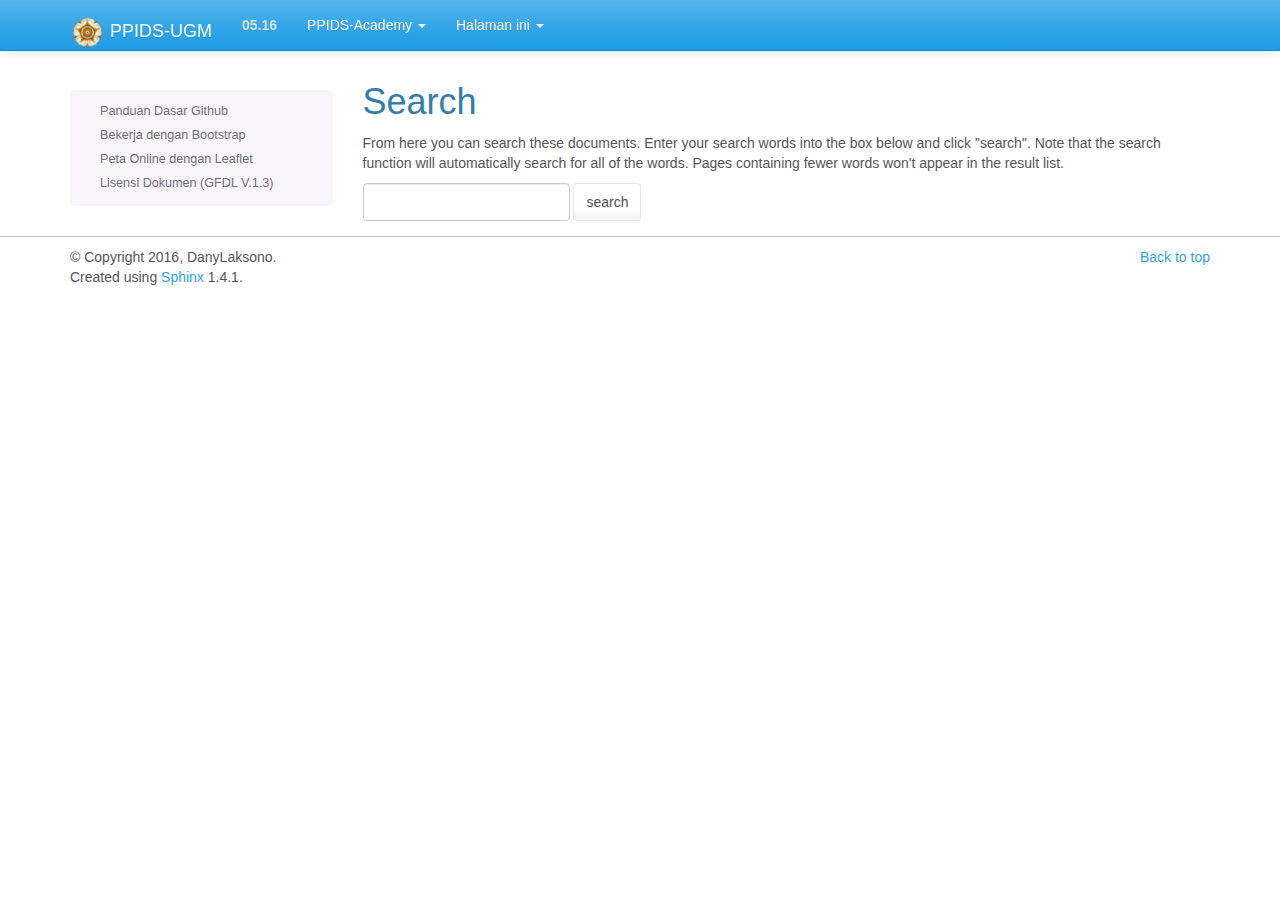
<file: search.html>
<!DOCTYPE html>


<html xmlns="http://www.w3.org/1999/xhtml">
  <head>
    <meta http-equiv="Content-Type" content="text/html; charset=utf-8" />
    
    <title>Search &mdash; PPIDS Academy 2.0 documentation</title>
    
    <link rel="stylesheet" href="_static/basic.css" type="text/css" />
    <link rel="stylesheet" href="_static/pygments.css" type="text/css" />
    <link rel="stylesheet" href="_static/bootswatch-3.3.6/cerulean/bootstrap.min.css" type="text/css" />
    <link rel="stylesheet" href="_static/bootstrap-sphinx.css" type="text/css" />
    <link rel="stylesheet" href="_static/my-styles.css" type="text/css" />
    
    <script type="text/javascript">
      var DOCUMENTATION_OPTIONS = {
        URL_ROOT:    './',
        VERSION:     '2.0',
        COLLAPSE_INDEX: false,
        FILE_SUFFIX: '.html',
        HAS_SOURCE:  true
      };
    </script>
    <script type="text/javascript" src="_static/jquery.js"></script>
    <script type="text/javascript" src="_static/underscore.js"></script>
    <script type="text/javascript" src="_static/doctools.js"></script>
    <script type="text/javascript" src="_static/searchtools.js"></script>
    <script type="text/javascript" src="_static/js/jquery-1.11.0.min.js"></script>
    <script type="text/javascript" src="_static/js/jquery-fix.js"></script>
    <script type="text/javascript" src="_static/bootstrap-3.3.6/js/bootstrap.min.js"></script>
    <script type="text/javascript" src="_static/bootstrap-sphinx.js"></script>
    <link rel="shortcut icon" href="_static/favicon.ico"/>
    <link rel="top" title="PPIDS Academy 2.0 documentation" href="index.html" />
  <script type="text/javascript">
    jQuery(function() { Search.loadIndex("searchindex.js"); });
  </script>
  
  <script type="text/javascript" id="searchindexloader"></script>
  
<meta charset='utf-8'>
<meta http-equiv='X-UA-Compatible' content='IE=edge,chrome=1'>
<meta name='viewport' content='width=device-width, initial-scale=1.0, maximum-scale=1'>
<meta name="apple-mobile-web-app-capable" content="yes">


  </head>
  <body role="document">

  <div id="navbar" class="navbar navbar-default navbar-default navbar-fixed-top">
    <div class="container">
      <div class="navbar-header">
        <!-- .btn-navbar is used as the toggle for collapsed navbar content -->
        <button type="button" class="navbar-toggle" data-toggle="collapse" data-target=".nav-collapse">
          <span class="icon-bar"></span>
          <span class="icon-bar"></span>
          <span class="icon-bar"></span>
        </button>
        <a class="navbar-brand" href="index.html"><img src="_static/ugm_logo4.png">
          PPIDS-UGM</a>
        <span class="navbar-text navbar-version pull-left"><b>05.16</b></span>
      </div>

        <div class="collapse navbar-collapse nav-collapse">
          <ul class="nav navbar-nav">
            
            
              <li class="dropdown globaltoc-container">
  <a role="button"
     id="dLabelGlobalToc"
     data-toggle="dropdown"
     data-target="#"
     href="index.html">PPIDS-Academy <b class="caret"></b></a>
  <ul class="dropdown-menu globaltoc"
      role="menu"
      aria-labelledby="dLabelGlobalToc"><ul>
<li class="toctree-l1"><a class="reference internal" href="git.html">Panduan Dasar Github</a><ul>
<li class="toctree-l2"><a class="reference internal" href="git.html#tentang-git">Tentang Git</a></li>
<li class="toctree-l2"><a class="reference internal" href="git.html#menggunakan-github">Menggunakan Github</a><ul>
<li class="toctree-l3"><a class="reference internal" href="git.html#bekerja-dengan-repository">Bekerja dengan Repository</a></li>
<li class="toctree-l3"><a class="reference internal" href="git.html#instalasi-pada-windows">Instalasi pada Windows</a></li>
</ul>
</li>
<li class="toctree-l2"><a class="reference internal" href="git.html#bekerja-dengan-github">Bekerja dengan Github</a><ul>
<li class="toctree-l3"><a class="reference internal" href="git.html#melakukan-kloning-repository">Melakukan kloning repository</a></li>
<li class="toctree-l3"><a class="reference internal" href="git.html#melakukan-fork-repository">Melakukan Fork repository</a></li>
</ul>
</li>
<li class="toctree-l2"><a class="reference internal" href="git.html#what-s-next">What&#8217;s Next?</a></li>
<li class="toctree-l2"><a class="reference internal" href="git.html#rujukan">Rujukan</a></li>
</ul>
</li>
<li class="toctree-l1"><a class="reference internal" href="bootstrap.html">Bekerja dengan Bootstrap</a><ul>
<li class="toctree-l2"><a class="reference internal" href="bootstrap.html#mengenal-bootstrap">Mengenal Bootstrap</a></li>
<li class="toctree-l2"><a class="reference internal" href="bootstrap.html#memanggil-bootstrap">Memanggil Bootstrap</a></li>
<li class="toctree-l2"><a class="reference internal" href="bootstrap.html#berlatih-dengan-bootstrap">Berlatih dengan Bootstrap</a></li>
<li class="toctree-l2"><a class="reference internal" href="bootstrap.html#komponen-bootstrap">Komponen Bootstrap</a></li>
<li class="toctree-l2"><a class="reference internal" href="bootstrap.html#rujukan">Rujukan</a></li>
</ul>
</li>
<li class="toctree-l1"><a class="reference internal" href="leaflet.html">Peta Online dengan Leaflet</a><ul>
<li class="toctree-l2"><a class="reference internal" href="leaflet.html#tentang-leaflet">Tentang Leaflet</a></li>
<li class="toctree-l2"><a class="reference internal" href="leaflet.html#memanggil-leaflet">Memanggil Leaflet</a></li>
<li class="toctree-l2"><a class="reference internal" href="leaflet.html#berlatih-dengan-leaflet">Berlatih dengan Leaflet</a></li>
<li class="toctree-l2"><a class="reference internal" href="leaflet.html#komponen-leaflet">Komponen Leaflet</a></li>
<li class="toctree-l2"><a class="reference internal" href="leaflet.html#what-s-next">What&#8217;s Next?</a></li>
<li class="toctree-l2"><a class="reference internal" href="leaflet.html#rujukan">Rujukan</a></li>
</ul>
</li>
<li class="toctree-l1"><a class="reference internal" href="lisensi.html">Lisensi Dokumen (GFDL V.1.3)</a></li>
</ul>
</ul>
</li>
              
                <li class="dropdown">
  <a role="button"
     id="dLabelLocalToc"
     data-toggle="dropdown"
     data-target="#"
     href="#">Halaman ini <b class="caret"></b></a>
  <ul class="dropdown-menu localtoc"
      role="menu"
      aria-labelledby="dLabelLocalToc"></ul>
</li>
              
            
            
            
            
            
          </ul>

          
            
          
        </div>
    </div>
  </div>

<div class="container">
  <div class="row">
      <div class="col-md-3">
        <div id="sidebar" class="bs-sidenav" role="complementary"><ul class="globaltoc">
<ul>
<li class="toctree-l1"><a class="reference internal" href="git.html">Panduan Dasar Github</a><ul>
<li class="toctree-l2"><a class="reference internal" href="git.html#tentang-git">Tentang Git</a></li>
<li class="toctree-l2"><a class="reference internal" href="git.html#menggunakan-github">Menggunakan Github</a><ul>
<li class="toctree-l3"><a class="reference internal" href="git.html#bekerja-dengan-repository">Bekerja dengan Repository</a></li>
<li class="toctree-l3"><a class="reference internal" href="git.html#instalasi-pada-windows">Instalasi pada Windows</a></li>
</ul>
</li>
<li class="toctree-l2"><a class="reference internal" href="git.html#bekerja-dengan-github">Bekerja dengan Github</a><ul>
<li class="toctree-l3"><a class="reference internal" href="git.html#melakukan-kloning-repository">Melakukan kloning repository</a></li>
<li class="toctree-l3"><a class="reference internal" href="git.html#melakukan-fork-repository">Melakukan Fork repository</a></li>
</ul>
</li>
<li class="toctree-l2"><a class="reference internal" href="git.html#what-s-next">What&#8217;s Next?</a></li>
<li class="toctree-l2"><a class="reference internal" href="git.html#rujukan">Rujukan</a></li>
</ul>
</li>
<li class="toctree-l1"><a class="reference internal" href="bootstrap.html">Bekerja dengan Bootstrap</a><ul>
<li class="toctree-l2"><a class="reference internal" href="bootstrap.html#mengenal-bootstrap">Mengenal Bootstrap</a></li>
<li class="toctree-l2"><a class="reference internal" href="bootstrap.html#memanggil-bootstrap">Memanggil Bootstrap</a></li>
<li class="toctree-l2"><a class="reference internal" href="bootstrap.html#berlatih-dengan-bootstrap">Berlatih dengan Bootstrap</a></li>
<li class="toctree-l2"><a class="reference internal" href="bootstrap.html#komponen-bootstrap">Komponen Bootstrap</a></li>
<li class="toctree-l2"><a class="reference internal" href="bootstrap.html#rujukan">Rujukan</a></li>
</ul>
</li>
<li class="toctree-l1"><a class="reference internal" href="leaflet.html">Peta Online dengan Leaflet</a><ul>
<li class="toctree-l2"><a class="reference internal" href="leaflet.html#tentang-leaflet">Tentang Leaflet</a></li>
<li class="toctree-l2"><a class="reference internal" href="leaflet.html#memanggil-leaflet">Memanggil Leaflet</a></li>
<li class="toctree-l2"><a class="reference internal" href="leaflet.html#berlatih-dengan-leaflet">Berlatih dengan Leaflet</a></li>
<li class="toctree-l2"><a class="reference internal" href="leaflet.html#komponen-leaflet">Komponen Leaflet</a></li>
<li class="toctree-l2"><a class="reference internal" href="leaflet.html#what-s-next">What&#8217;s Next?</a></li>
<li class="toctree-l2"><a class="reference internal" href="leaflet.html#rujukan">Rujukan</a></li>
</ul>
</li>
<li class="toctree-l1"><a class="reference internal" href="lisensi.html">Lisensi Dokumen (GFDL V.1.3)</a></li>
</ul>
 
</ul>


        </div>
      </div>
    <div class="col-md-9 content">
      
  <h1 id="search-documentation">Search</h1>
  <div id="fallback" class="admonition warning">
  <script type="text/javascript">$('#fallback').hide();</script>
  <p>
    Please activate JavaScript to enable the search
    functionality.
  </p>
  </div>
  <p>
    From here you can search these documents. Enter your search
    words into the box below and click "search". Note that the search
    function will automatically search for all of the words. Pages
    containing fewer words won't appear in the result list.
  </p>

  
  <form class="form-inline" action="" method="get">
    <div class="form-group">
      <input type="text" class="form-control" name="q" value="" />
    </div>
    <input type="submit" class="btn btn-default" value="search" />
    <span id="search-progress" style="padding-left: 10px"></span>
  </form>  
  
  
  
  <div id="search-results">
  
  </div>

    </div>
      
  </div>
</div>
<footer class="footer">
  <div class="container">
    <p class="pull-right">
      <a href="#">Back to top</a>
      
    </p>
    <p>
        &copy; Copyright 2016, DanyLaksono.<br/>
      Created using <a href="http://sphinx-doc.org/">Sphinx</a> 1.4.1.<br/>
    </p>
  </div>
</footer>
  </body>
</html>
</file>
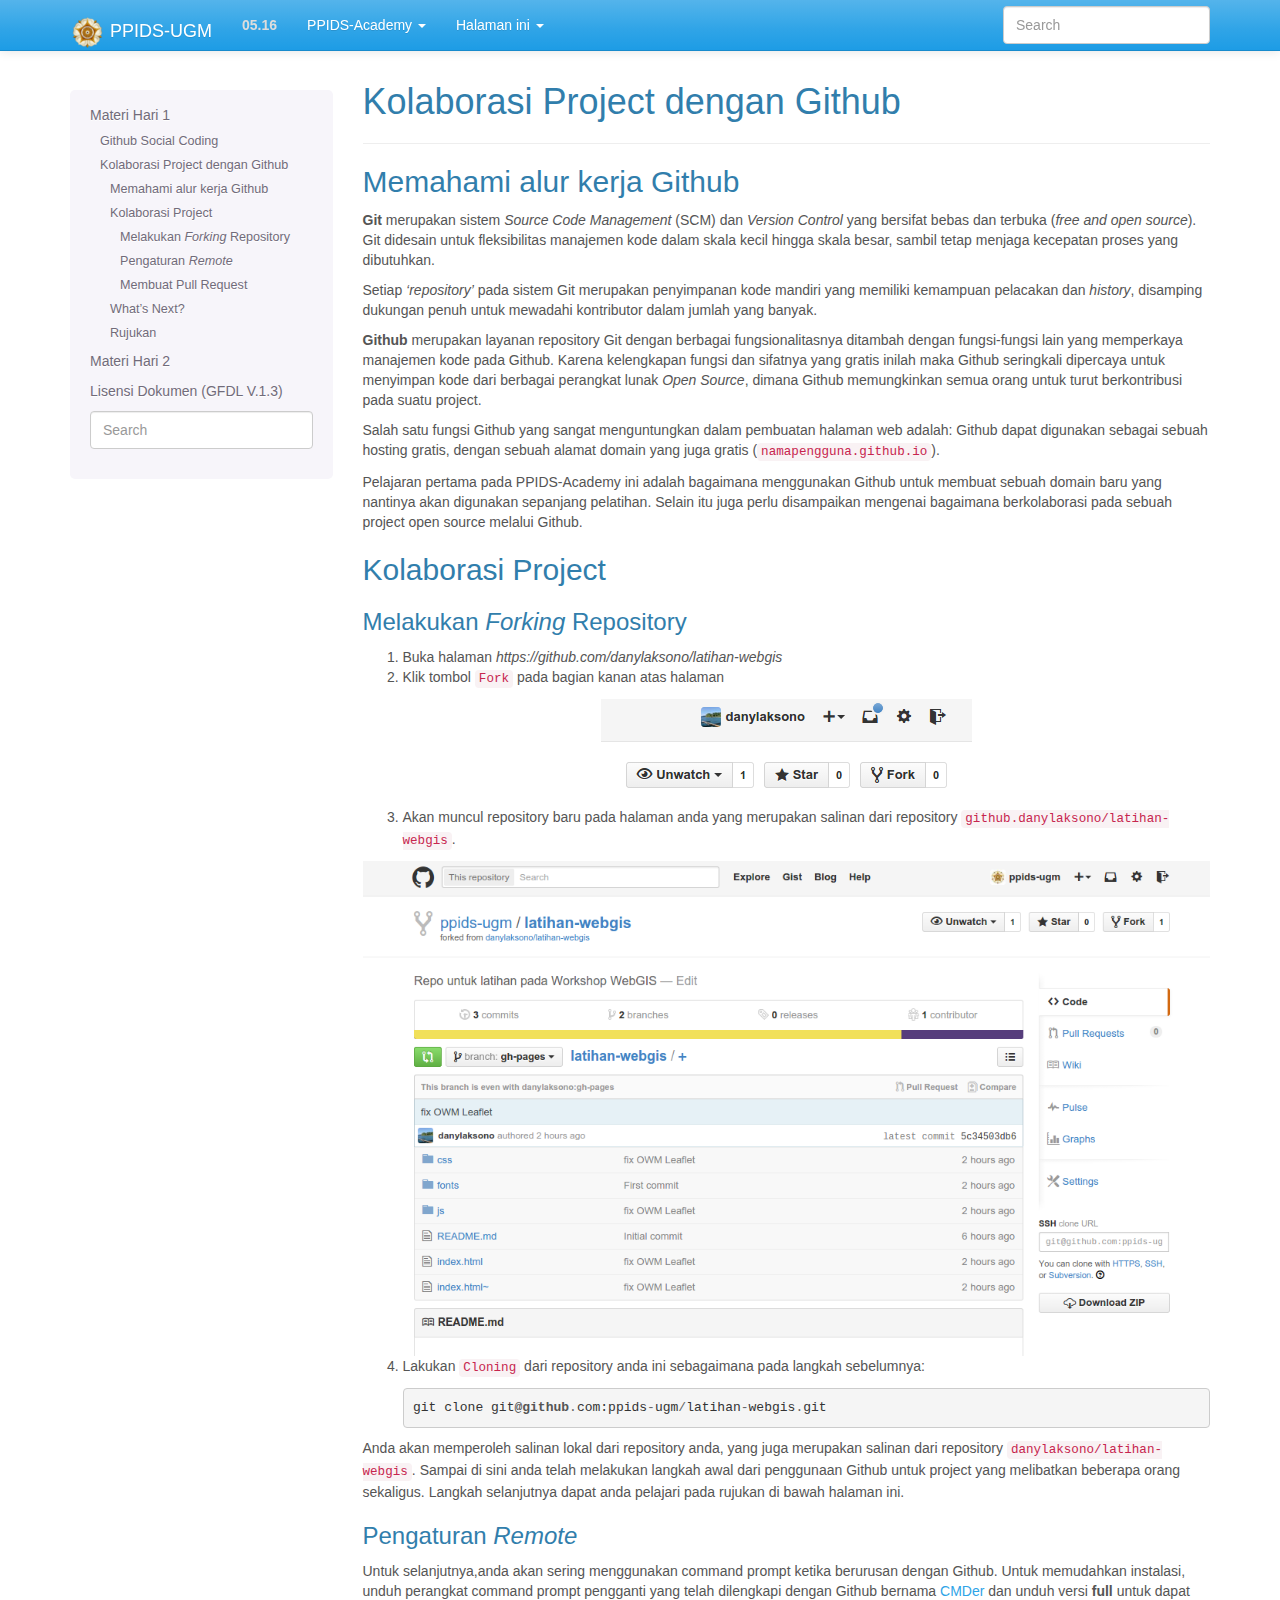
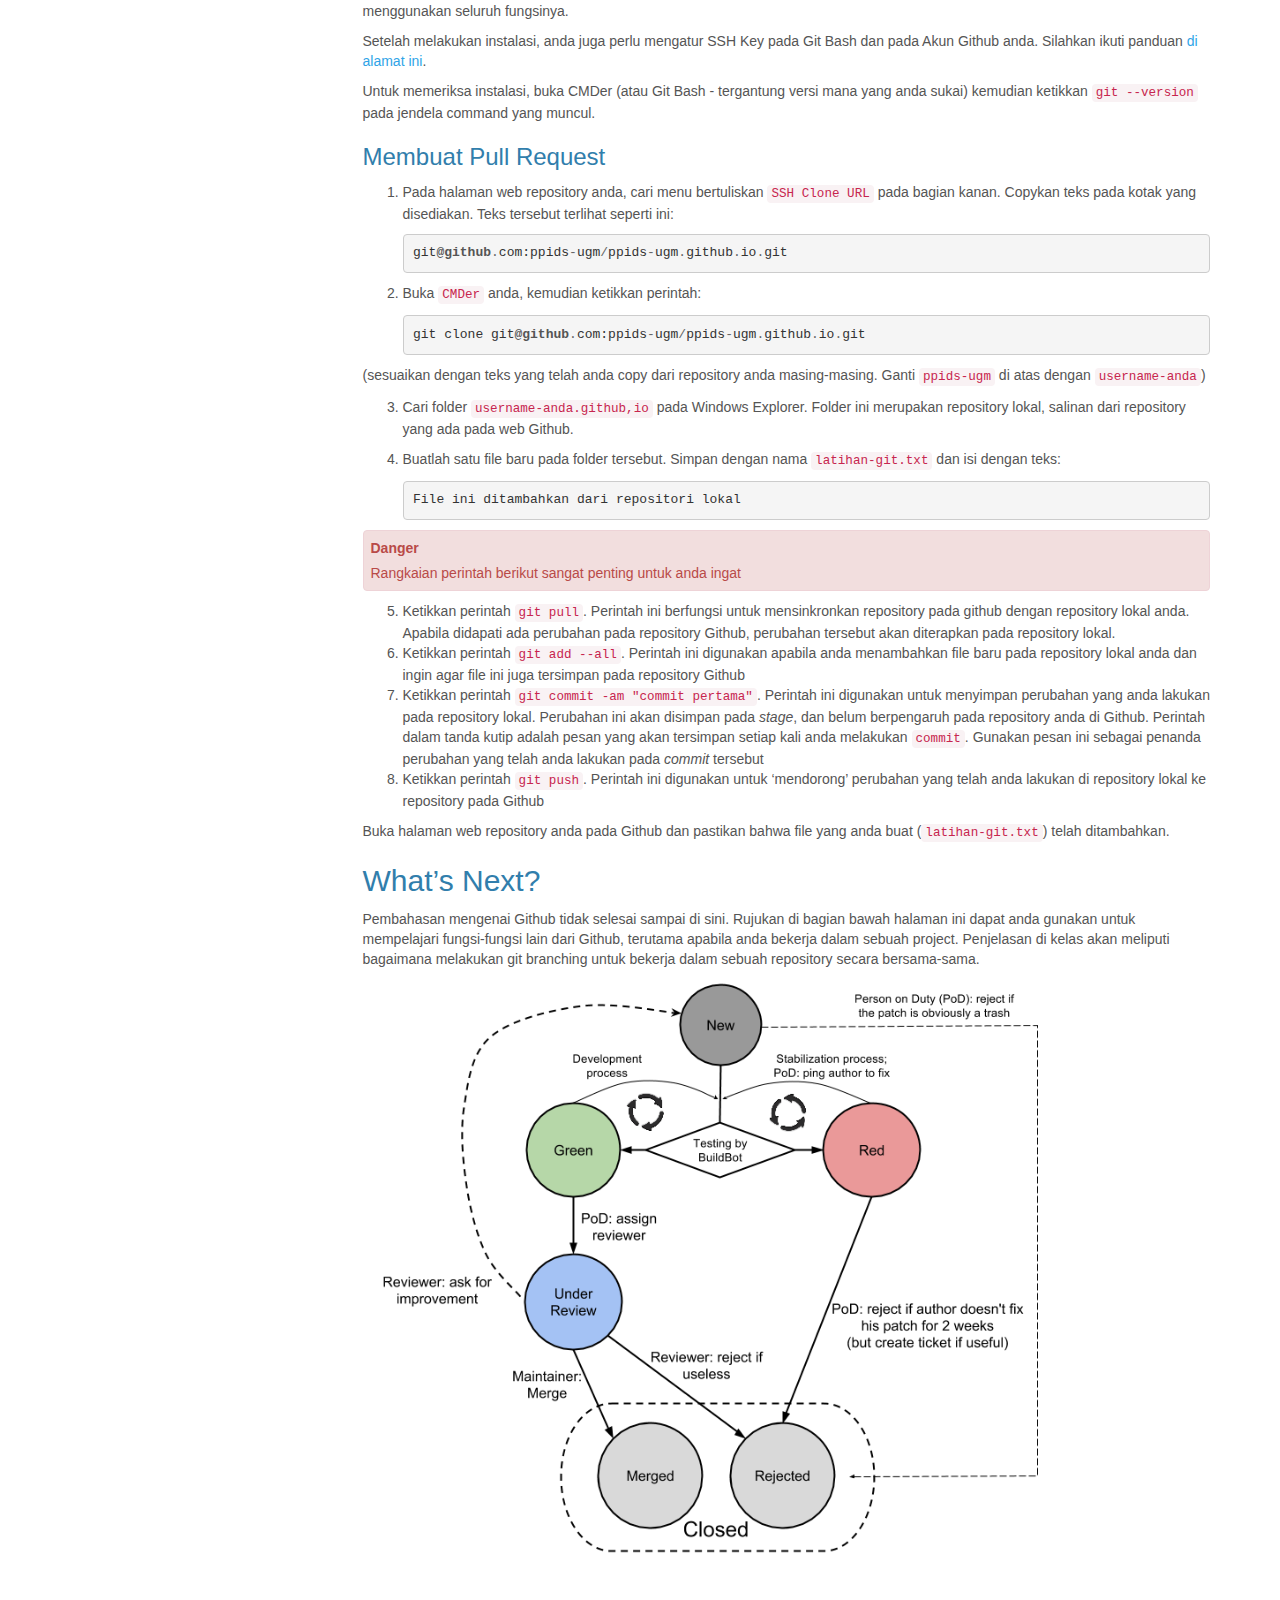
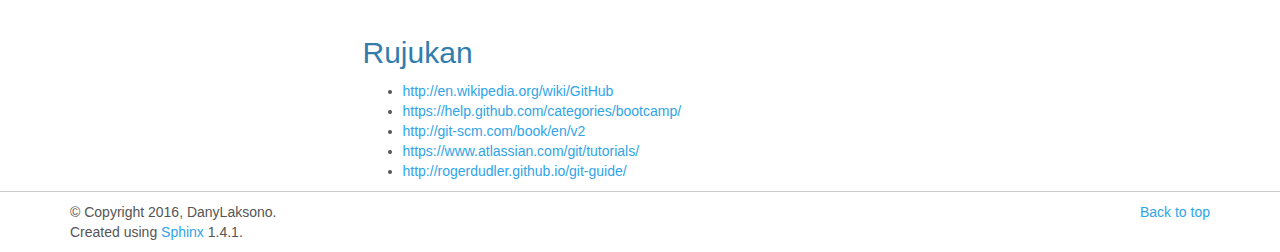
<file: hari1/forking.html>
<!DOCTYPE html>


<html xmlns="http://www.w3.org/1999/xhtml">
  <head>
    <meta http-equiv="Content-Type" content="text/html; charset=utf-8" />
    
    <title>Kolaborasi Project dengan Github &mdash; PPIDS Academy 2.0 documentation</title>
    
    <link rel="stylesheet" href="../_static/basic.css" type="text/css" />
    <link rel="stylesheet" href="../_static/pygments.css" type="text/css" />
    <link rel="stylesheet" href="../_static/bootswatch-3.3.6/cerulean/bootstrap.min.css" type="text/css" />
    <link rel="stylesheet" href="../_static/bootstrap-sphinx.css" type="text/css" />
    <link rel="stylesheet" href="../_static/my-styles.css" type="text/css" />
    
    <script type="text/javascript">
      var DOCUMENTATION_OPTIONS = {
        URL_ROOT:    '../',
        VERSION:     '2.0',
        COLLAPSE_INDEX: false,
        FILE_SUFFIX: '.html',
        HAS_SOURCE:  true
      };
    </script>
    <script type="text/javascript" src="../_static/jquery.js"></script>
    <script type="text/javascript" src="../_static/underscore.js"></script>
    <script type="text/javascript" src="../_static/doctools.js"></script>
    <script type="text/javascript" src="../_static/js/jquery-1.11.0.min.js"></script>
    <script type="text/javascript" src="../_static/js/jquery-fix.js"></script>
    <script type="text/javascript" src="../_static/bootstrap-3.3.6/js/bootstrap.min.js"></script>
    <script type="text/javascript" src="../_static/bootstrap-sphinx.js"></script>
    <link rel="shortcut icon" href="../_static/favicon.ico"/>
    <link rel="top" title="PPIDS Academy 2.0 documentation" href="../index.html" />
    <link rel="up" title="Materi Hari 1" href="../hari_1.html" />
    <link rel="next" title="Materi Hari 2" href="../hari_2.html" />
    <link rel="prev" title="Github Social Coding" href="git.html" />
<meta charset='utf-8'>
<meta http-equiv='X-UA-Compatible' content='IE=edge,chrome=1'>
<meta name='viewport' content='width=device-width, initial-scale=1.0, maximum-scale=1'>
<meta name="apple-mobile-web-app-capable" content="yes">

  </head>
  <body role="document">

  <div id="navbar" class="navbar navbar-default navbar-default navbar-fixed-top">
    <div class="container">
      <div class="navbar-header">
        <!-- .btn-navbar is used as the toggle for collapsed navbar content -->
        <button type="button" class="navbar-toggle" data-toggle="collapse" data-target=".nav-collapse">
          <span class="icon-bar"></span>
          <span class="icon-bar"></span>
          <span class="icon-bar"></span>
        </button>
        <a class="navbar-brand" href="../index.html"><img src="../_static/ugm_logo4.png">
          PPIDS-UGM</a>
        <span class="navbar-text navbar-version pull-left"><b>05.16</b></span>
      </div>

        <div class="collapse navbar-collapse nav-collapse">
          <ul class="nav navbar-nav">
            
            
              <li class="dropdown globaltoc-container">
  <a role="button"
     id="dLabelGlobalToc"
     data-toggle="dropdown"
     data-target="#"
     href="../index.html">PPIDS-Academy <b class="caret"></b></a>
  <ul class="dropdown-menu globaltoc"
      role="menu"
      aria-labelledby="dLabelGlobalToc"><ul class="current">
<li class="toctree-l1 current"><a class="reference internal" href="../hari_1.html">Materi Hari 1</a><ul class="current">
<li class="toctree-l2"><a class="reference internal" href="git.html">Github Social Coding</a><ul>
<li class="toctree-l3"><a class="reference internal" href="git.html#tentang-git">Tentang Git</a></li>
<li class="toctree-l3"><a class="reference internal" href="git.html#menggunakan-github">Menggunakan Github</a><ul>
<li class="toctree-l4"><a class="reference internal" href="git.html#bekerja-dengan-repository">Bekerja dengan Repository</a></li>
<li class="toctree-l4"><a class="reference internal" href="git.html#instalasi-pada-windows">Instalasi pada Windows</a></li>
</ul>
</li>
<li class="toctree-l3"><a class="reference internal" href="git.html#bekerja-dengan-github">Bekerja dengan Github</a><ul>
<li class="toctree-l4"><a class="reference internal" href="git.html#melakukan-kloning-repository">Melakukan kloning repository</a></li>
</ul>
</li>
<li class="toctree-l3"><a class="reference internal" href="git.html#what-s-next">What&#8217;s Next?</a></li>
</ul>
</li>
<li class="toctree-l2 current"><a class="current reference internal" href="#">Kolaborasi Project dengan Github</a><ul>
<li class="toctree-l3"><a class="reference internal" href="#memahami-alur-kerja-github">Memahami alur kerja Github</a></li>
<li class="toctree-l3"><a class="reference internal" href="#kolaborasi-project">Kolaborasi Project</a><ul>
<li class="toctree-l4"><a class="reference internal" href="#melakukan-forking-repository">Melakukan <em>Forking</em> Repository</a></li>
<li class="toctree-l4"><a class="reference internal" href="#pengaturan-remote">Pengaturan <em>Remote</em></a></li>
<li class="toctree-l4"><a class="reference internal" href="#membuat-pull-request">Membuat Pull Request</a></li>
</ul>
</li>
<li class="toctree-l3"><a class="reference internal" href="#what-s-next">What&#8217;s Next?</a></li>
<li class="toctree-l3"><a class="reference internal" href="#rujukan">Rujukan</a></li>
</ul>
</li>
</ul>
</li>
<li class="toctree-l1"><a class="reference internal" href="../hari_2.html">Materi Hari 2</a><ul>
<li class="toctree-l2"><a class="reference internal" href="../hari2/bootstrap.html">Bekerja dengan Bootstrap</a><ul>
<li class="toctree-l3"><a class="reference internal" href="../hari2/bootstrap.html#mengenal-bootstrap">Mengenal Bootstrap</a></li>
<li class="toctree-l3"><a class="reference internal" href="../hari2/bootstrap.html#memanggil-bootstrap">Memanggil Bootstrap</a></li>
<li class="toctree-l3"><a class="reference internal" href="../hari2/bootstrap.html#berlatih-dengan-bootstrap">Berlatih dengan Bootstrap</a></li>
<li class="toctree-l3"><a class="reference internal" href="../hari2/bootstrap.html#komponen-bootstrap">Komponen Bootstrap</a></li>
<li class="toctree-l3"><a class="reference internal" href="../hari2/bootstrap.html#rujukan">Rujukan</a></li>
</ul>
</li>
<li class="toctree-l2"><a class="reference internal" href="../hari2/leaflet.html">Peta Online dengan Leaflet</a><ul>
<li class="toctree-l3"><a class="reference internal" href="../hari2/leaflet.html#tentang-leaflet">Tentang Leaflet</a></li>
<li class="toctree-l3"><a class="reference internal" href="../hari2/leaflet.html#memanggil-leaflet">Memanggil Leaflet</a></li>
<li class="toctree-l3"><a class="reference internal" href="../hari2/leaflet.html#berlatih-dengan-leaflet">Berlatih dengan Leaflet</a></li>
<li class="toctree-l3"><a class="reference internal" href="../hari2/leaflet.html#komponen-leaflet">Komponen Leaflet</a></li>
<li class="toctree-l3"><a class="reference internal" href="../hari2/leaflet.html#what-s-next">What&#8217;s Next?</a></li>
<li class="toctree-l3"><a class="reference internal" href="../hari2/leaflet.html#rujukan">Rujukan</a></li>
</ul>
</li>
</ul>
</li>
<li class="toctree-l1"><a class="reference internal" href="../lisensi.html">Lisensi Dokumen (GFDL V.1.3)</a></li>
</ul>
</ul>
</li>
              
                <li class="dropdown">
  <a role="button"
     id="dLabelLocalToc"
     data-toggle="dropdown"
     data-target="#"
     href="#">Halaman ini <b class="caret"></b></a>
  <ul class="dropdown-menu localtoc"
      role="menu"
      aria-labelledby="dLabelLocalToc"><ul class="current">
<li class="toctree-l1 current"><a class="reference internal" href="../hari_1.html">Materi Hari 1</a><ul class="current">
<li class="toctree-l2"><a class="reference internal" href="git.html">Github Social Coding</a></li>
<li class="toctree-l2 current"><a class="current reference internal" href="#">Kolaborasi Project dengan Github</a><ul>
<li class="toctree-l3"><a class="reference internal" href="#memahami-alur-kerja-github">Memahami alur kerja Github</a></li>
<li class="toctree-l3"><a class="reference internal" href="#kolaborasi-project">Kolaborasi Project</a><ul>
<li class="toctree-l4"><a class="reference internal" href="#melakukan-forking-repository">Melakukan <em>Forking</em> Repository</a></li>
<li class="toctree-l4"><a class="reference internal" href="#pengaturan-remote">Pengaturan <em>Remote</em></a></li>
<li class="toctree-l4"><a class="reference internal" href="#membuat-pull-request">Membuat Pull Request</a></li>
</ul>
</li>
<li class="toctree-l3"><a class="reference internal" href="#what-s-next">What&#8217;s Next?</a></li>
<li class="toctree-l3"><a class="reference internal" href="#rujukan">Rujukan</a></li>
</ul>
</li>
</ul>
</li>
<li class="toctree-l1"><a class="reference internal" href="../hari_2.html">Materi Hari 2</a></li>
<li class="toctree-l1"><a class="reference internal" href="../lisensi.html">Lisensi Dokumen (GFDL V.1.3)</a></li>
</ul>
</ul>
</li>
              
            
            
            
            
            
          </ul>

          
            
<form class="navbar-form navbar-right" action="../search.html" method="get">
 <div class="form-group">
  <input type="text" name="q" class="form-control" placeholder="Search" />
 </div>
  <input type="hidden" name="check_keywords" value="yes" />
  <input type="hidden" name="area" value="default" />
</form>
          
        </div>
    </div>
  </div>

<div class="container">
  <div class="row">
      <div class="col-md-3">
        <div id="sidebar" class="bs-sidenav" role="complementary"><ul class="current">
<li class="toctree-l1 current"><a class="reference internal" href="../hari_1.html">Materi Hari 1</a><ul class="current">
<li class="toctree-l2"><a class="reference internal" href="git.html">Github Social Coding</a></li>
<li class="toctree-l2 current"><a class="current reference internal" href="#">Kolaborasi Project dengan Github</a><ul>
<li class="toctree-l3"><a class="reference internal" href="#memahami-alur-kerja-github">Memahami alur kerja Github</a></li>
<li class="toctree-l3"><a class="reference internal" href="#kolaborasi-project">Kolaborasi Project</a><ul>
<li class="toctree-l4"><a class="reference internal" href="#melakukan-forking-repository">Melakukan <em>Forking</em> Repository</a></li>
<li class="toctree-l4"><a class="reference internal" href="#pengaturan-remote">Pengaturan <em>Remote</em></a></li>
<li class="toctree-l4"><a class="reference internal" href="#membuat-pull-request">Membuat Pull Request</a></li>
</ul>
</li>
<li class="toctree-l3"><a class="reference internal" href="#what-s-next">What&#8217;s Next?</a></li>
<li class="toctree-l3"><a class="reference internal" href="#rujukan">Rujukan</a></li>
</ul>
</li>
</ul>
</li>
<li class="toctree-l1"><a class="reference internal" href="../hari_2.html">Materi Hari 2</a></li>
<li class="toctree-l1"><a class="reference internal" href="../lisensi.html">Lisensi Dokumen (GFDL V.1.3)</a></li>
</ul>

<form action="../search.html" method="get">
 <div class="form-group">
  <input type="text" name="q" class="form-control" placeholder="Search" />
 </div>
  <input type="hidden" name="check_keywords" value="yes" />
  <input type="hidden" name="area" value="default" />
</form>
        </div>
      </div>
    <div class="col-md-9 content">
      
  <div class="section" id="kolaborasi-project-dengan-github">
<span id="hari1"></span><h1>Kolaborasi Project dengan Github<a class="headerlink" href="#kolaborasi-project-dengan-github" title="Permalink to this headline">¶</a></h1>
<hr><div class="section" id="memahami-alur-kerja-github">
<h2>Memahami alur kerja Github<a class="headerlink" href="#memahami-alur-kerja-github" title="Permalink to this headline">¶</a></h2>
<p><strong>Git</strong> merupakan sistem <em>Source Code Management</em> (SCM) dan <em>Version Control</em>
yang bersifat bebas dan terbuka (<em>free and open source</em>). Git didesain
untuk fleksibilitas manajemen kode dalam skala kecil hingga skala besar,
sambil tetap menjaga kecepatan proses yang dibutuhkan.</p>
<p>Setiap <em>&#8216;repository&#8217;</em> pada sistem Git merupakan penyimpanan kode mandiri
yang memiliki kemampuan pelacakan dan <em>history</em>, disamping dukungan penuh untuk
mewadahi kontributor dalam jumlah yang banyak.</p>
<p><strong>Github</strong> merupakan layanan repository Git dengan berbagai fungsionalitasnya
ditambah dengan fungsi-fungsi lain yang memperkaya manajemen kode pada
Github. Karena kelengkapan fungsi dan sifatnya yang gratis inilah maka Github
seringkali dipercaya untuk menyimpan kode dari berbagai perangkat lunak <em>Open
Source</em>, dimana Github memungkinkan semua orang untuk turut berkontribusi
pada suatu project.</p>
<p>Salah satu fungsi Github yang sangat menguntungkan dalam pembuatan halaman
web adalah: Github dapat digunakan sebagai sebuah hosting gratis, dengan
sebuah alamat domain yang juga gratis (<code class="docutils literal"><span class="pre">namapengguna.github.io</span></code>).</p>
<p>Pelajaran pertama pada PPIDS-Academy ini adalah bagaimana menggunakan Github untuk
membuat sebuah domain baru yang nantinya akan digunakan sepanjang pelatihan. Selain itu juga
perlu disampaikan mengenai bagaimana berkolaborasi pada sebuah project open source melalui
Github.</p>
</div>
<div class="section" id="kolaborasi-project">
<h2>Kolaborasi Project<a class="headerlink" href="#kolaborasi-project" title="Permalink to this headline">¶</a></h2>
<div class="section" id="melakukan-forking-repository">
<h3>Melakukan <em>Forking</em> Repository<a class="headerlink" href="#melakukan-forking-repository" title="Permalink to this headline">¶</a></h3>
<ol class="arabic simple">
<li>Buka halaman <cite>https://github.com/danylaksono/latihan-webgis</cite></li>
<li>Klik tombol <code class="docutils literal"><span class="pre">Fork</span></code> pada bagian kanan atas halaman</li>
</ol>
<img alt="../_images/git_fork.png" class="align-center" src="../_images/git_fork.png" />
<ol class="arabic simple" start="3">
<li>Akan muncul repository baru pada halaman anda yang merupakan salinan dari repository <code class="docutils literal"><span class="pre">github.danylaksono/latihan-webgis</span></code>.</li>
</ol>
<img alt="../_images/git_forked.png" class="align-center" src="../_images/git_forked.png" />
<ol class="arabic" start="4">
<li><p class="first">Lakukan <code class="docutils literal"><span class="pre">Cloning</span></code> dari repository anda ini sebagaimana pada langkah sebelumnya:</p>
<div class="highlight-default"><div class="highlight"><pre><span></span><span class="n">git</span> <span class="n">clone</span> <span class="n">git</span><span class="nd">@github</span><span class="o">.</span><span class="n">com</span><span class="p">:</span><span class="n">ppids</span><span class="o">-</span><span class="n">ugm</span><span class="o">/</span><span class="n">latihan</span><span class="o">-</span><span class="n">webgis</span><span class="o">.</span><span class="n">git</span>
</pre></div>
</div>
</li>
</ol>
<p>Anda akan memperoleh salinan lokal dari repository anda, yang juga merupakan salinan dari repository <code class="docutils literal"><span class="pre">danylaksono/latihan-webgis</span></code>. Sampai di sini anda telah melakukan langkah awal dari penggunaan Github untuk project yang melibatkan beberapa orang sekaligus. Langkah selanjutnya dapat anda pelajari pada rujukan di bawah halaman ini.</p>
</div>
<div class="section" id="pengaturan-remote">
<h3>Pengaturan <em>Remote</em><a class="headerlink" href="#pengaturan-remote" title="Permalink to this headline">¶</a></h3>
<p>Untuk selanjutnya,anda akan sering menggunakan command prompt ketika berurusan dengan Github.
Untuk memudahkan instalasi, unduh perangkat command prompt pengganti yang telah dilengkapi dengan Github
bernama <a class="reference external" href="http://cmder.net/">CMDer</a> dan unduh versi <strong>full</strong> untuk dapat menggunakan seluruh fungsinya.</p>
<p>Setelah melakukan instalasi, anda juga perlu mengatur SSH Key pada Git Bash
dan pada Akun Github anda. Silahkan ikuti panduan <a class="reference external" href="http://guides.beanstalkapp.com/version-control/git-on-windows.html">di alamat ini</a>.</p>
<p>Untuk memeriksa instalasi, buka CMDer (atau Git Bash - tergantung versi mana yang anda sukai)
kemudian ketikkan <code class="docutils literal"><span class="pre">git</span> <span class="pre">--version</span></code> pada jendela command yang muncul.</p>
</div>
<div class="section" id="membuat-pull-request">
<h3>Membuat Pull Request<a class="headerlink" href="#membuat-pull-request" title="Permalink to this headline">¶</a></h3>
<ol class="arabic">
<li><p class="first">Pada halaman web repository anda, cari menu bertuliskan <code class="docutils literal"><span class="pre">SSH</span> <span class="pre">Clone</span> <span class="pre">URL</span></code> pada bagian kanan. Copykan teks pada kotak yang disediakan. Teks tersebut terlihat seperti ini:</p>
<div class="highlight-default"><div class="highlight"><pre><span></span><span class="n">git</span><span class="nd">@github</span><span class="o">.</span><span class="n">com</span><span class="p">:</span><span class="n">ppids</span><span class="o">-</span><span class="n">ugm</span><span class="o">/</span><span class="n">ppids</span><span class="o">-</span><span class="n">ugm</span><span class="o">.</span><span class="n">github</span><span class="o">.</span><span class="n">io</span><span class="o">.</span><span class="n">git</span>
</pre></div>
</div>
</li>
<li><p class="first">Buka <code class="docutils literal"><span class="pre">CMDer</span></code> anda, kemudian ketikkan perintah:</p>
<div class="highlight-default"><div class="highlight"><pre><span></span><span class="n">git</span> <span class="n">clone</span> <span class="n">git</span><span class="nd">@github</span><span class="o">.</span><span class="n">com</span><span class="p">:</span><span class="n">ppids</span><span class="o">-</span><span class="n">ugm</span><span class="o">/</span><span class="n">ppids</span><span class="o">-</span><span class="n">ugm</span><span class="o">.</span><span class="n">github</span><span class="o">.</span><span class="n">io</span><span class="o">.</span><span class="n">git</span>
</pre></div>
</div>
</li>
</ol>
<p>(sesuaikan dengan teks yang telah anda copy dari repository anda masing-masing. Ganti <code class="docutils literal"><span class="pre">ppids-ugm</span></code> di atas dengan  <code class="docutils literal"><span class="pre">username-anda</span></code>)</p>
<ol class="arabic" start="3">
<li><p class="first">Cari folder <code class="docutils literal"><span class="pre">username-anda.github,io</span></code> pada Windows Explorer. Folder ini merupakan repository lokal, salinan dari repository yang ada pada web Github.</p>
</li>
<li><p class="first">Buatlah satu file baru pada folder tersebut. Simpan dengan nama <code class="docutils literal"><span class="pre">latihan-git.txt</span></code> dan isi dengan teks:</p>
<div class="highlight-default"><div class="highlight"><pre><span></span><span class="n">File</span> <span class="n">ini</span> <span class="n">ditambahkan</span> <span class="n">dari</span> <span class="n">repositori</span> <span class="n">lokal</span>
</pre></div>
</div>
</li>
</ol>
<div class="admonition danger">
<p class="first admonition-title">Danger</p>
<p class="last">Rangkaian perintah berikut sangat penting untuk anda ingat</p>
</div>
<ol class="arabic simple" start="5">
<li>Ketikkan perintah <code class="docutils literal"><span class="pre">git</span> <span class="pre">pull</span></code>. Perintah ini berfungsi untuk mensinkronkan repository pada github dengan repository lokal anda. Apabila didapati ada perubahan pada repository Github, perubahan tersebut akan diterapkan pada repository lokal.</li>
<li>Ketikkan perintah <code class="docutils literal"><span class="pre">git</span> <span class="pre">add</span> <span class="pre">--all</span></code>. Perintah ini digunakan apabila anda menambahkan file baru pada repository lokal anda dan ingin agar file ini juga tersimpan pada repository Github</li>
<li>Ketikkan perintah <code class="docutils literal"><span class="pre">git</span> <span class="pre">commit</span> <span class="pre">-am</span> <span class="pre">&quot;commit</span> <span class="pre">pertama&quot;</span></code>. Perintah ini digunakan untuk menyimpan perubahan yang anda lakukan pada repository lokal. Perubahan ini akan disimpan pada <em>stage</em>, dan belum berpengaruh pada repository anda di Github. Perintah dalam tanda kutip adalah pesan yang akan tersimpan setiap kali anda melakukan <code class="docutils literal"><span class="pre">commit</span></code>. Gunakan pesan ini sebagai penanda perubahan yang telah anda lakukan pada <em>commit</em> tersebut</li>
<li>Ketikkan perintah <code class="docutils literal"><span class="pre">git</span> <span class="pre">push</span></code>. Perintah ini digunakan untuk &#8216;mendorong&#8217; perubahan yang telah anda lakukan di repository lokal ke repository pada Github</li>
</ol>
<p>Buka halaman web repository anda pada Github dan pastikan bahwa file yang anda buat (<code class="docutils literal"><span class="pre">latihan-git.txt</span></code>) telah ditambahkan.</p>
</div>
</div>
<div class="section" id="what-s-next">
<h2>What&#8217;s Next?<a class="headerlink" href="#what-s-next" title="Permalink to this headline">¶</a></h2>
<p>Pembahasan mengenai Github tidak selesai sampai di sini. Rujukan di bagian
bawah halaman ini dapat anda gunakan untuk mempelajari fungsi-fungsi lain dari
Github, terutama apabila anda bekerja dalam sebuah project. Penjelasan di kelas
akan meliputi bagaimana melakukan git branching untuk bekerja dalam sebuah repository
secara bersama-sama.</p>
<img alt="../_images/git_fork-workflow.png" class="align-center" src="../_images/git_fork-workflow.png" />
</div>
<div class="section" id="rujukan">
<span id="ref-git"></span><h2>Rujukan<a class="headerlink" href="#rujukan" title="Permalink to this headline">¶</a></h2>
<ul class="simple">
<li><a class="reference external" href="http://en.wikipedia.org/wiki/GitHub">http://en.wikipedia.org/wiki/GitHub</a></li>
<li><a class="reference external" href="https://help.github.com/categories/bootcamp/">https://help.github.com/categories/bootcamp/</a></li>
<li><a class="reference external" href="http://git-scm.com/book/en/v2">http://git-scm.com/book/en/v2</a></li>
<li><a class="reference external" href="https://www.atlassian.com/git/tutorials/">https://www.atlassian.com/git/tutorials/</a></li>
<li><a class="reference external" href="http://rogerdudler.github.io/git-guide/">http://rogerdudler.github.io/git-guide/</a></li>
</ul>
</div>
</div>


    </div>
      
  </div>
</div>
<footer class="footer">
  <div class="container">
    <p class="pull-right">
      <a href="#">Back to top</a>
      
    </p>
    <p>
        &copy; Copyright 2016, DanyLaksono.<br/>
      Created using <a href="http://sphinx-doc.org/">Sphinx</a> 1.4.1.<br/>
    </p>
  </div>
</footer>
  </body>
</html>
</file>
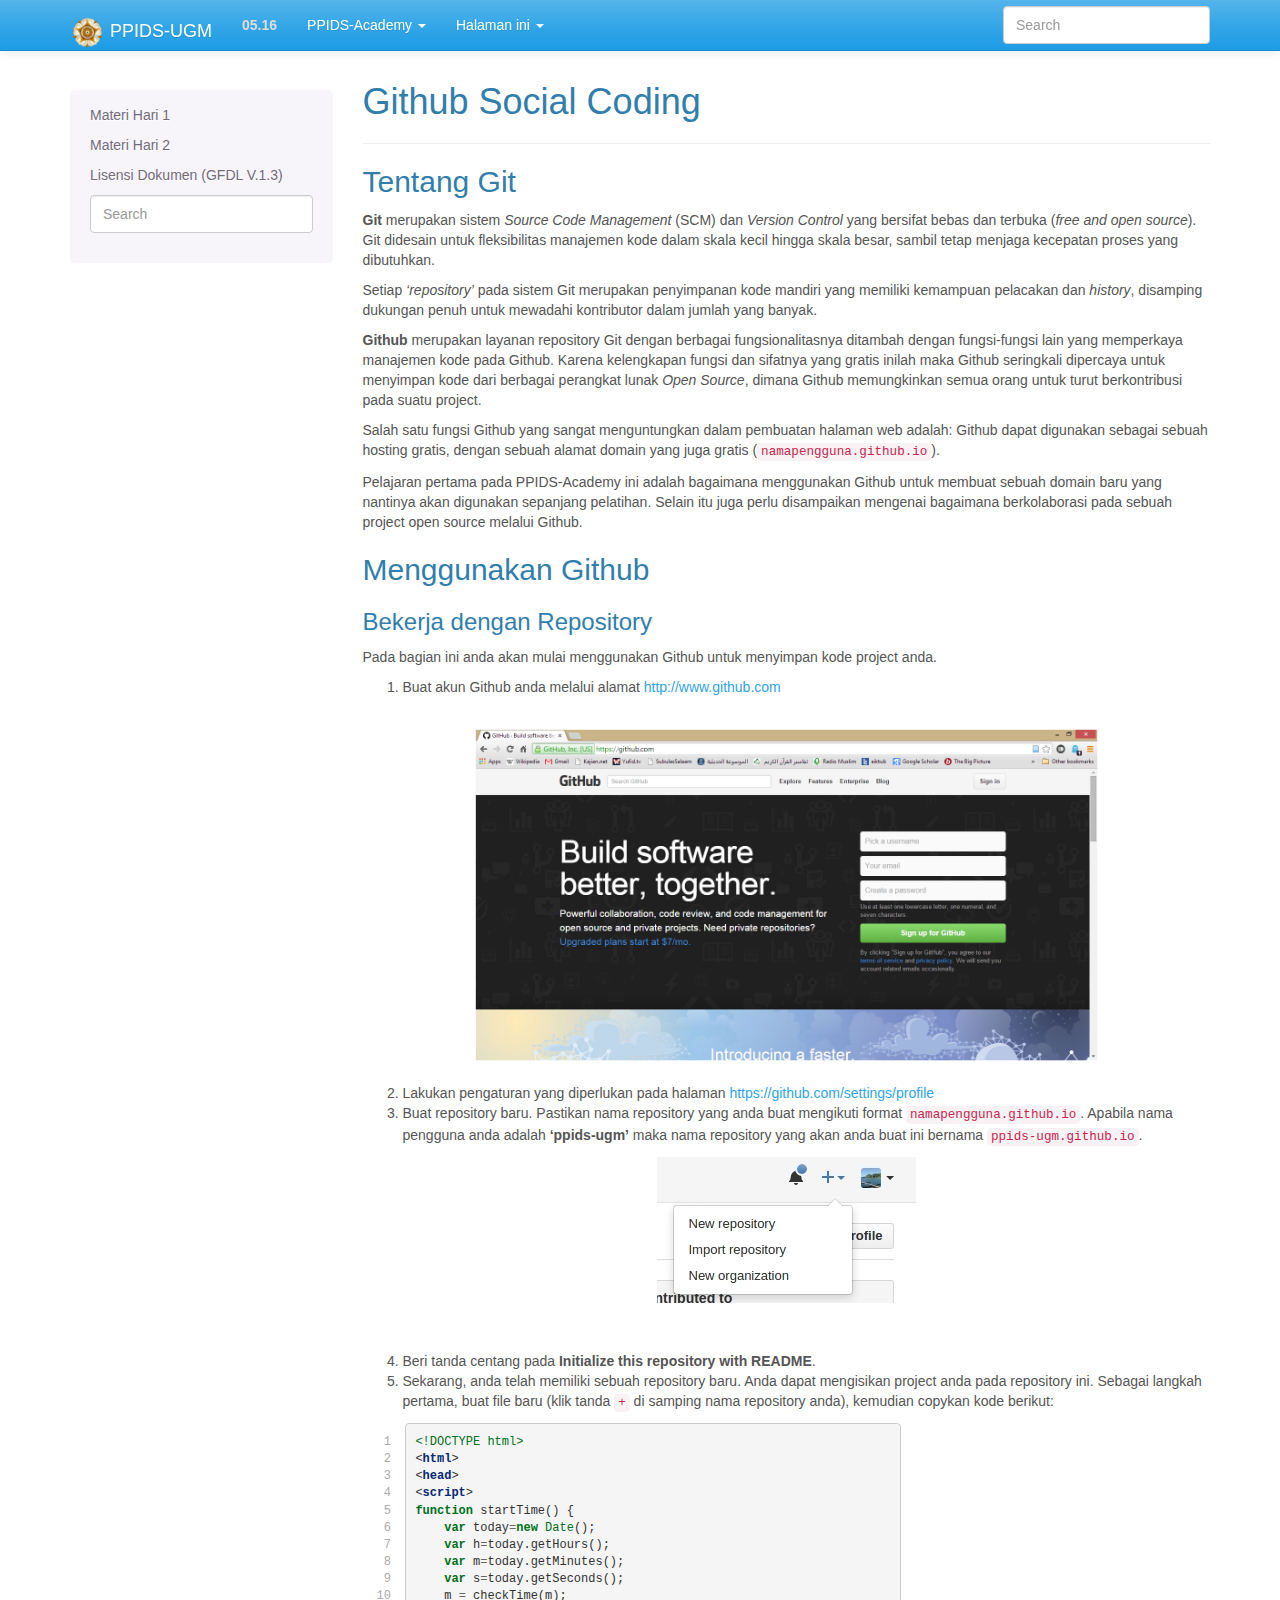
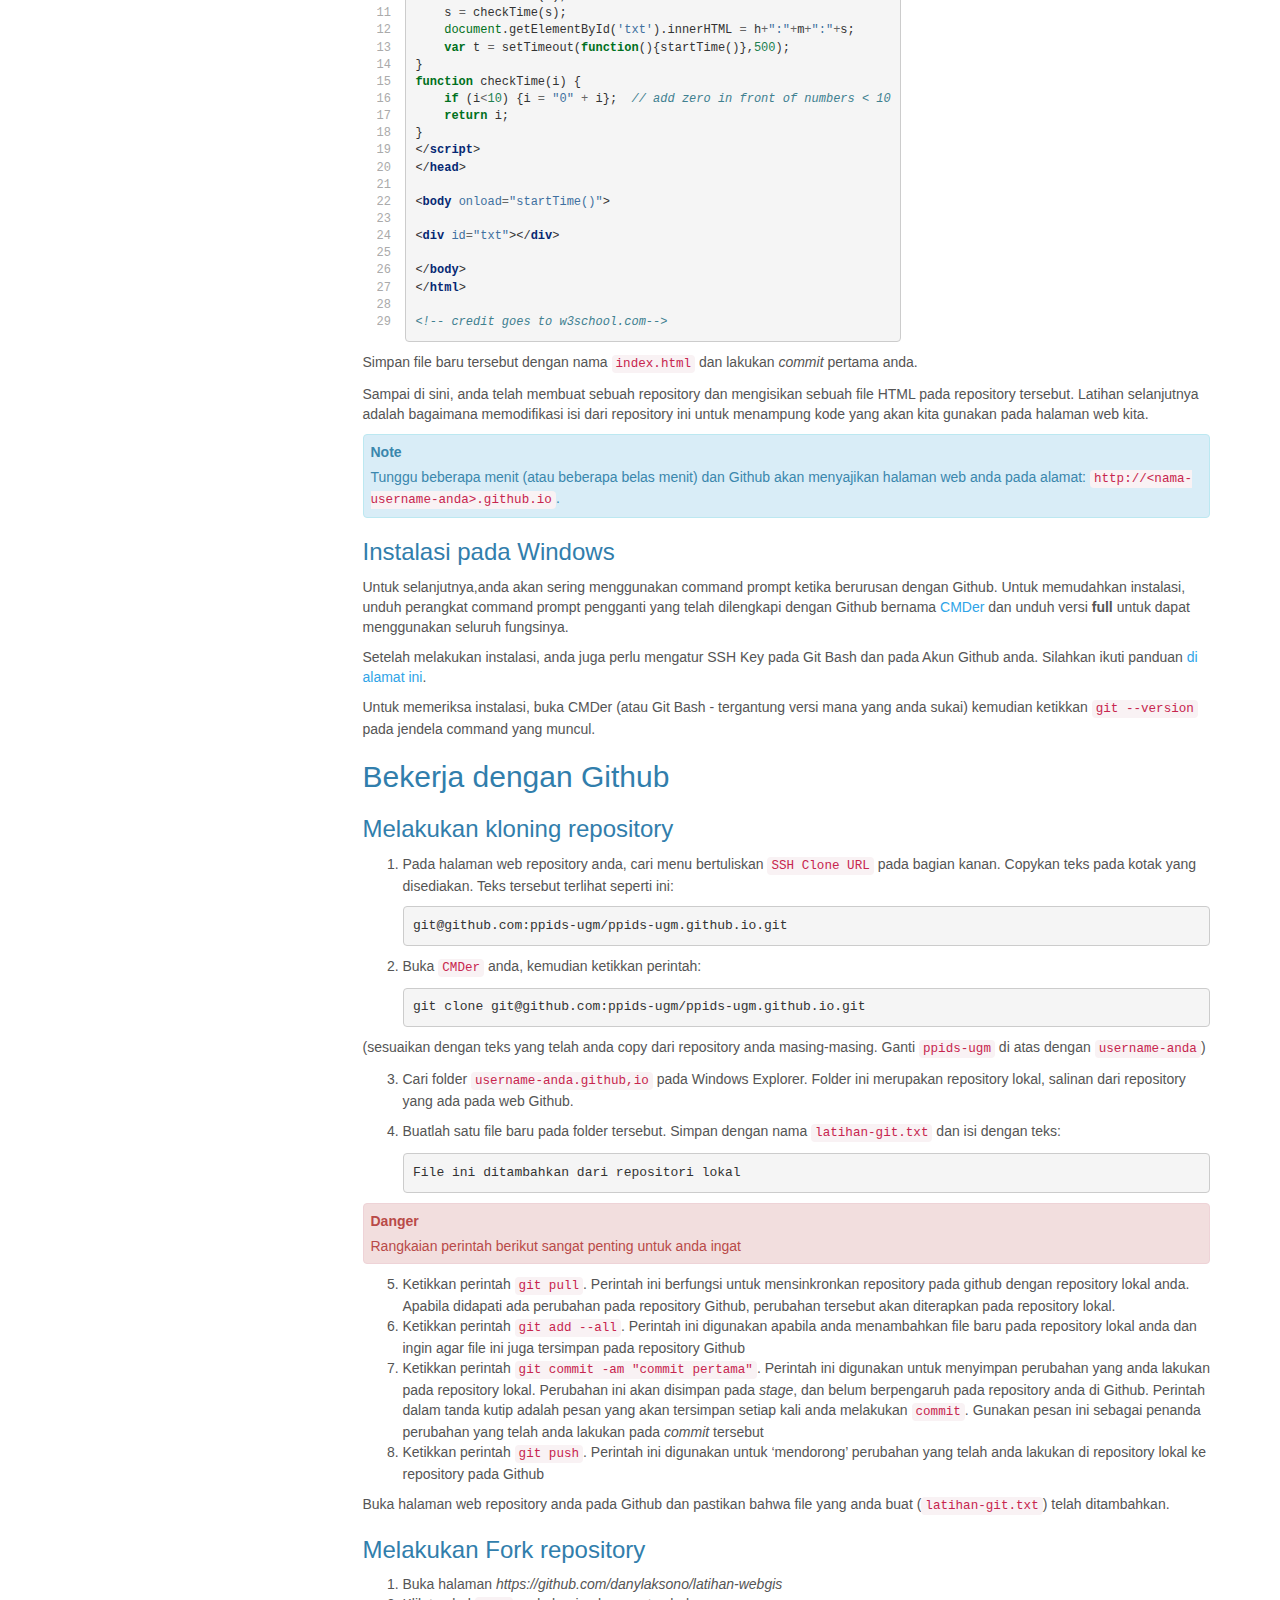
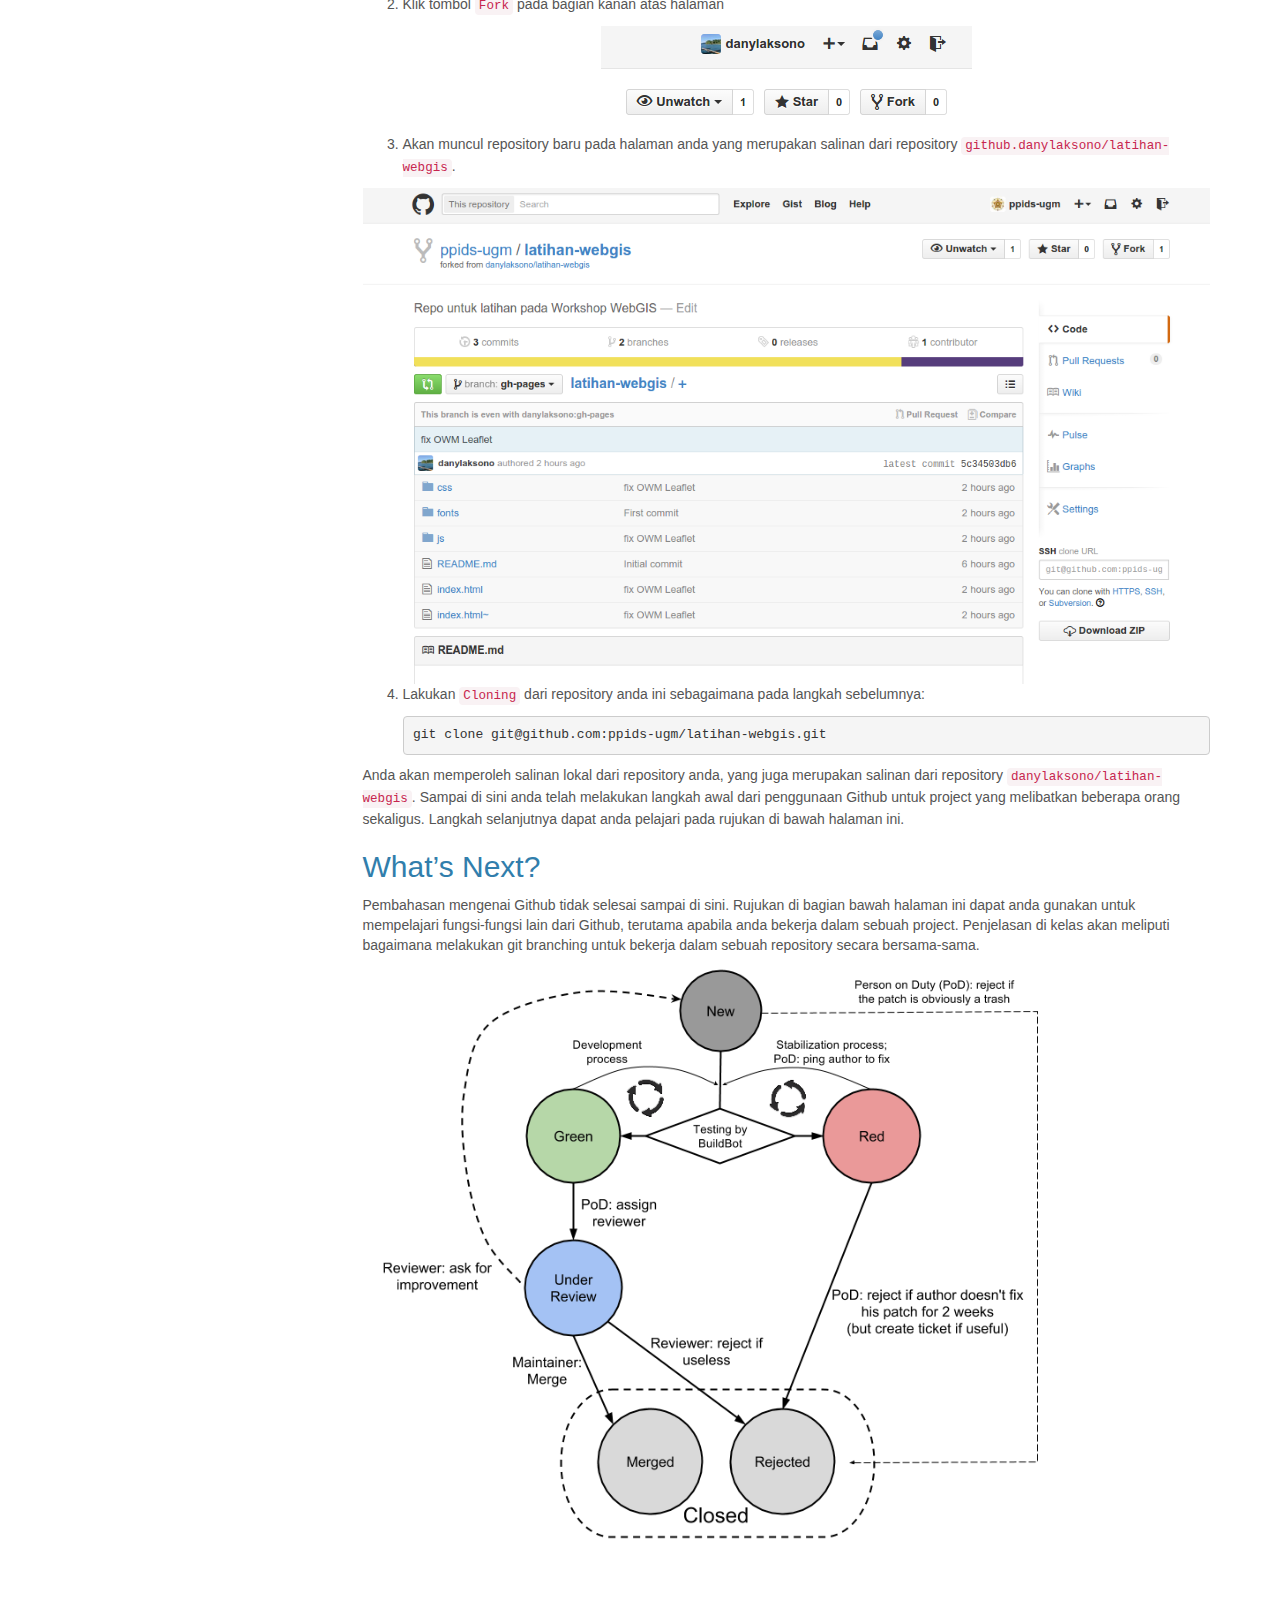
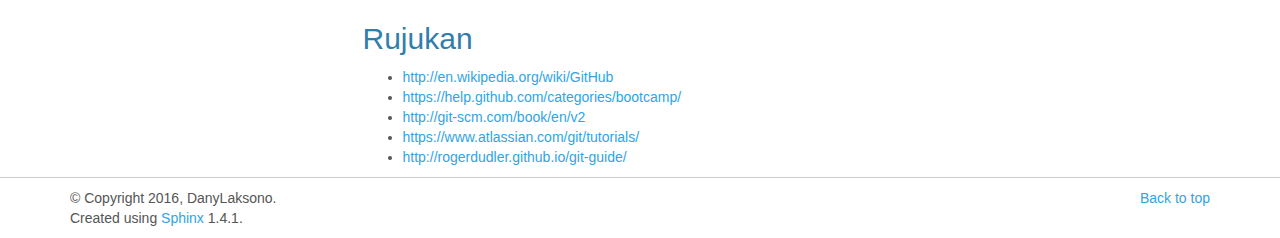
<file: hari1/git (copy).html>
<!DOCTYPE html>


<html xmlns="http://www.w3.org/1999/xhtml">
  <head>
    <meta http-equiv="Content-Type" content="text/html; charset=utf-8" />
    
    <title>Github Social Coding &mdash; PPIDS Academy 2.0 documentation</title>
    
    <link rel="stylesheet" href="../_static/basic.css" type="text/css" />
    <link rel="stylesheet" href="../_static/pygments.css" type="text/css" />
    <link rel="stylesheet" href="../_static/bootswatch-3.3.6/cerulean/bootstrap.min.css" type="text/css" />
    <link rel="stylesheet" href="../_static/bootstrap-sphinx.css" type="text/css" />
    <link rel="stylesheet" href="../_static/my-styles.css" type="text/css" />
    
    <script type="text/javascript">
      var DOCUMENTATION_OPTIONS = {
        URL_ROOT:    '../',
        VERSION:     '2.0',
        COLLAPSE_INDEX: false,
        FILE_SUFFIX: '.html',
        HAS_SOURCE:  true
      };
    </script>
    <script type="text/javascript" src="../_static/jquery.js"></script>
    <script type="text/javascript" src="../_static/underscore.js"></script>
    <script type="text/javascript" src="../_static/doctools.js"></script>
    <script type="text/javascript" src="../_static/js/jquery-1.11.0.min.js"></script>
    <script type="text/javascript" src="../_static/js/jquery-fix.js"></script>
    <script type="text/javascript" src="../_static/bootstrap-3.3.6/js/bootstrap.min.js"></script>
    <script type="text/javascript" src="../_static/bootstrap-sphinx.js"></script>
    <link rel="shortcut icon" href="../_static/favicon.ico"/>
    <link rel="top" title="PPIDS Academy 2.0 documentation" href="../index.html" />
<meta charset='utf-8'>
<meta http-equiv='X-UA-Compatible' content='IE=edge,chrome=1'>
<meta name='viewport' content='width=device-width, initial-scale=1.0, maximum-scale=1'>
<meta name="apple-mobile-web-app-capable" content="yes">

  </head>
  <body role="document">

  <div id="navbar" class="navbar navbar-default navbar-default navbar-fixed-top">
    <div class="container">
      <div class="navbar-header">
        <!-- .btn-navbar is used as the toggle for collapsed navbar content -->
        <button type="button" class="navbar-toggle" data-toggle="collapse" data-target=".nav-collapse">
          <span class="icon-bar"></span>
          <span class="icon-bar"></span>
          <span class="icon-bar"></span>
        </button>
        <a class="navbar-brand" href="../index.html"><img src="../_static/ugm_logo4.png">
          PPIDS-UGM</a>
        <span class="navbar-text navbar-version pull-left"><b>05.16</b></span>
      </div>

        <div class="collapse navbar-collapse nav-collapse">
          <ul class="nav navbar-nav">
            
            
              <li class="dropdown globaltoc-container">
  <a role="button"
     id="dLabelGlobalToc"
     data-toggle="dropdown"
     data-target="#"
     href="../index.html">PPIDS-Academy <b class="caret"></b></a>
  <ul class="dropdown-menu globaltoc"
      role="menu"
      aria-labelledby="dLabelGlobalToc"><ul>
<li class="toctree-l1"><a class="reference internal" href="../hari_1.html">Materi Hari 1</a><ul>
<li class="toctree-l2"><a class="reference internal" href="git.html">Github Social Coding</a><ul>
<li class="toctree-l3"><a class="reference internal" href="git.html#tentang-git">Tentang Git</a></li>
<li class="toctree-l3"><a class="reference internal" href="git.html#menggunakan-github">Menggunakan Github</a><ul>
<li class="toctree-l4"><a class="reference internal" href="git.html#bekerja-dengan-repository">Bekerja dengan Repository</a></li>
<li class="toctree-l4"><a class="reference internal" href="git.html#instalasi-pada-windows">Instalasi pada Windows</a></li>
</ul>
</li>
<li class="toctree-l3"><a class="reference internal" href="git.html#bekerja-dengan-github">Bekerja dengan Github</a><ul>
<li class="toctree-l4"><a class="reference internal" href="git.html#melakukan-kloning-repository">Melakukan kloning repository</a></li>
<li class="toctree-l4"><a class="reference internal" href="git.html#melakukan-fork-repository">Melakukan Fork repository</a></li>
</ul>
</li>
<li class="toctree-l3"><a class="reference internal" href="git.html#what-s-next">What&#8217;s Next?</a></li>
<li class="toctree-l3"><a class="reference internal" href="git.html#rujukan">Rujukan</a></li>
</ul>
</li>
</ul>
</li>
<li class="toctree-l1"><a class="reference internal" href="../hari_2.html">Materi Hari 2</a><ul>
<li class="toctree-l2"><a class="reference internal" href="../hari2/bootstrap.html">Bekerja dengan Bootstrap</a><ul>
<li class="toctree-l3"><a class="reference internal" href="../hari2/bootstrap.html#mengenal-bootstrap">Mengenal Bootstrap</a></li>
<li class="toctree-l3"><a class="reference internal" href="../hari2/bootstrap.html#memanggil-bootstrap">Memanggil Bootstrap</a></li>
<li class="toctree-l3"><a class="reference internal" href="../hari2/bootstrap.html#berlatih-dengan-bootstrap">Berlatih dengan Bootstrap</a></li>
<li class="toctree-l3"><a class="reference internal" href="../hari2/bootstrap.html#komponen-bootstrap">Komponen Bootstrap</a></li>
<li class="toctree-l3"><a class="reference internal" href="../hari2/bootstrap.html#rujukan">Rujukan</a></li>
</ul>
</li>
<li class="toctree-l2"><a class="reference internal" href="../hari2/leaflet.html">Peta Online dengan Leaflet</a><ul>
<li class="toctree-l3"><a class="reference internal" href="../hari2/leaflet.html#tentang-leaflet">Tentang Leaflet</a></li>
<li class="toctree-l3"><a class="reference internal" href="../hari2/leaflet.html#memanggil-leaflet">Memanggil Leaflet</a></li>
<li class="toctree-l3"><a class="reference internal" href="../hari2/leaflet.html#berlatih-dengan-leaflet">Berlatih dengan Leaflet</a></li>
<li class="toctree-l3"><a class="reference internal" href="../hari2/leaflet.html#komponen-leaflet">Komponen Leaflet</a></li>
<li class="toctree-l3"><a class="reference internal" href="../hari2/leaflet.html#what-s-next">What&#8217;s Next?</a></li>
<li class="toctree-l3"><a class="reference internal" href="../hari2/leaflet.html#rujukan">Rujukan</a></li>
</ul>
</li>
</ul>
</li>
<li class="toctree-l1"><a class="reference internal" href="../lisensi.html">Lisensi Dokumen (GFDL V.1.3)</a></li>
</ul>
</ul>
</li>
              
                <li class="dropdown">
  <a role="button"
     id="dLabelLocalToc"
     data-toggle="dropdown"
     data-target="#"
     href="#">Halaman ini <b class="caret"></b></a>
  <ul class="dropdown-menu localtoc"
      role="menu"
      aria-labelledby="dLabelLocalToc"><ul>
<li class="toctree-l1"><a class="reference internal" href="../hari_1.html">Materi Hari 1</a></li>
<li class="toctree-l1"><a class="reference internal" href="../hari_2.html">Materi Hari 2</a></li>
<li class="toctree-l1"><a class="reference internal" href="../lisensi.html">Lisensi Dokumen (GFDL V.1.3)</a></li>
</ul>
</ul>
</li>
              
            
            
            
            
            
          </ul>

          
            
<form class="navbar-form navbar-right" action="../search.html" method="get">
 <div class="form-group">
  <input type="text" name="q" class="form-control" placeholder="Search" />
 </div>
  <input type="hidden" name="check_keywords" value="yes" />
  <input type="hidden" name="area" value="default" />
</form>
          
        </div>
    </div>
  </div>

<div class="container">
  <div class="row">
      <div class="col-md-3">
        <div id="sidebar" class="bs-sidenav" role="complementary"><ul>
<li class="toctree-l1"><a class="reference internal" href="../hari_1.html">Materi Hari 1</a></li>
<li class="toctree-l1"><a class="reference internal" href="../hari_2.html">Materi Hari 2</a></li>
<li class="toctree-l1"><a class="reference internal" href="../lisensi.html">Lisensi Dokumen (GFDL V.1.3)</a></li>
</ul>

<form action="../search.html" method="get">
 <div class="form-group">
  <input type="text" name="q" class="form-control" placeholder="Search" />
 </div>
  <input type="hidden" name="check_keywords" value="yes" />
  <input type="hidden" name="area" value="default" />
</form>
        </div>
      </div>
    <div class="col-md-9 content">
      
  <div class="section" id="github-social-coding">
<span id="hari1"></span><h1>Github Social Coding<a class="headerlink" href="#github-social-coding" title="Permalink to this headline">¶</a></h1>
<hr><div class="section" id="tentang-git">
<h2>Tentang Git<a class="headerlink" href="#tentang-git" title="Permalink to this headline">¶</a></h2>
<p><strong>Git</strong> merupakan sistem <em>Source Code Management</em> (SCM) dan <em>Version Control</em>
yang bersifat bebas dan terbuka (<em>free and open source</em>). Git didesain
untuk fleksibilitas manajemen kode dalam skala kecil hingga skala besar,
sambil tetap menjaga kecepatan proses yang dibutuhkan.</p>
<p>Setiap <em>&#8216;repository&#8217;</em> pada sistem Git merupakan penyimpanan kode mandiri
yang memiliki kemampuan pelacakan dan <em>history</em>, disamping dukungan penuh untuk
mewadahi kontributor dalam jumlah yang banyak.</p>
<p><strong>Github</strong> merupakan layanan repository Git dengan berbagai fungsionalitasnya
ditambah dengan fungsi-fungsi lain yang memperkaya manajemen kode pada
Github. Karena kelengkapan fungsi dan sifatnya yang gratis inilah maka Github
seringkali dipercaya untuk menyimpan kode dari berbagai perangkat lunak <em>Open
Source</em>, dimana Github memungkinkan semua orang untuk turut berkontribusi
pada suatu project.</p>
<p>Salah satu fungsi Github yang sangat menguntungkan dalam pembuatan halaman
web adalah: Github dapat digunakan sebagai sebuah hosting gratis, dengan
sebuah alamat domain yang juga gratis (<code class="docutils literal"><span class="pre">namapengguna.github.io</span></code>).</p>
<p>Pelajaran pertama pada PPIDS-Academy ini adalah bagaimana menggunakan Github untuk
membuat sebuah domain baru yang nantinya akan digunakan sepanjang pelatihan. Selain itu juga
perlu disampaikan mengenai bagaimana berkolaborasi pada sebuah project open source melalui
Github.</p>
</div>
<div class="section" id="menggunakan-github">
<h2>Menggunakan Github<a class="headerlink" href="#menggunakan-github" title="Permalink to this headline">¶</a></h2>
<div class="section" id="bekerja-dengan-repository">
<h3>Bekerja dengan Repository<a class="headerlink" href="#bekerja-dengan-repository" title="Permalink to this headline">¶</a></h3>
<p>Pada bagian ini anda akan mulai menggunakan Github untuk menyimpan kode project anda.</p>
<ol class="arabic simple">
<li>Buat akun Github anda melalui alamat <a class="reference external" href="http://www.github.com">http://www.github.com</a></li>
</ol>
<a class="reference internal image-reference" href="../_images/git_github-webpages.png"><img alt="../_images/git_github-webpages.png" class="align-center" src="../_images/git_github-webpages.png" style="width: 500pt;" /></a>
<ol class="arabic simple" start="2">
<li>Lakukan pengaturan yang diperlukan pada halaman <a class="reference external" href="https://github.com/settings/profile">https://github.com/settings/profile</a></li>
<li>Buat repository baru. Pastikan nama repository yang anda buat mengikuti format <code class="docutils literal"><span class="pre">namapengguna.github.io</span></code>.  Apabila nama pengguna anda adalah <strong>&#8216;ppids-ugm&#8217;</strong> maka nama repository yang akan anda buat ini bernama <code class="docutils literal"><span class="pre">ppids-ugm.github.io</span></code>.</li>
</ol>
<img alt="../_images/git_new-repo.jpg" class="align-center" src="../_images/git_new-repo.jpg" />
<div class="line-block">
<div class="line"><br /></div>
</div>
<ol class="arabic simple" start="4">
<li>Beri tanda centang pada <strong>Initialize this repository with README</strong>.</li>
<li>Sekarang, anda telah memiliki sebuah repository baru. Anda dapat mengisikan project anda pada repository ini. Sebagai langkah pertama, buat file baru (klik tanda <code class="docutils literal"><span class="pre">+</span></code> di samping nama repository anda), kemudian copykan kode berikut:</li>
</ol>
<div class="highlight-html"><table class="highlighttable"><tr><td class="linenos"><div class="linenodiv"><pre> 1
 2
 3
 4
 5
 6
 7
 8
 9
10
11
12
13
14
15
16
17
18
19
20
21
22
23
24
25
26
27
28
29</pre></div></td><td class="code"><div class="highlight"><pre><span></span><span class="cp">&lt;!DOCTYPE html&gt;</span>
<span class="p">&lt;</span><span class="nt">html</span><span class="p">&gt;</span>
<span class="p">&lt;</span><span class="nt">head</span><span class="p">&gt;</span>
<span class="p">&lt;</span><span class="nt">script</span><span class="p">&gt;</span>
<span class="kd">function</span> <span class="nx">startTime</span><span class="p">()</span> <span class="p">{</span>
    <span class="kd">var</span> <span class="nx">today</span><span class="o">=</span><span class="k">new</span> <span class="nb">Date</span><span class="p">();</span>
    <span class="kd">var</span> <span class="nx">h</span><span class="o">=</span><span class="nx">today</span><span class="p">.</span><span class="nx">getHours</span><span class="p">();</span>
    <span class="kd">var</span> <span class="nx">m</span><span class="o">=</span><span class="nx">today</span><span class="p">.</span><span class="nx">getMinutes</span><span class="p">();</span>
    <span class="kd">var</span> <span class="nx">s</span><span class="o">=</span><span class="nx">today</span><span class="p">.</span><span class="nx">getSeconds</span><span class="p">();</span>
    <span class="nx">m</span> <span class="o">=</span> <span class="nx">checkTime</span><span class="p">(</span><span class="nx">m</span><span class="p">);</span>
    <span class="nx">s</span> <span class="o">=</span> <span class="nx">checkTime</span><span class="p">(</span><span class="nx">s</span><span class="p">);</span>
    <span class="nb">document</span><span class="p">.</span><span class="nx">getElementById</span><span class="p">(</span><span class="s1">&#39;txt&#39;</span><span class="p">).</span><span class="nx">innerHTML</span> <span class="o">=</span> <span class="nx">h</span><span class="o">+</span><span class="s2">&quot;:&quot;</span><span class="o">+</span><span class="nx">m</span><span class="o">+</span><span class="s2">&quot;:&quot;</span><span class="o">+</span><span class="nx">s</span><span class="p">;</span>
    <span class="kd">var</span> <span class="nx">t</span> <span class="o">=</span> <span class="nx">setTimeout</span><span class="p">(</span><span class="kd">function</span><span class="p">(){</span><span class="nx">startTime</span><span class="p">()},</span><span class="mi">500</span><span class="p">);</span>
<span class="p">}</span>
<span class="kd">function</span> <span class="nx">checkTime</span><span class="p">(</span><span class="nx">i</span><span class="p">)</span> <span class="p">{</span>
    <span class="k">if</span> <span class="p">(</span><span class="nx">i</span><span class="o">&lt;</span><span class="mi">10</span><span class="p">)</span> <span class="p">{</span><span class="nx">i</span> <span class="o">=</span> <span class="s2">&quot;0&quot;</span> <span class="o">+</span> <span class="nx">i</span><span class="p">};</span>  <span class="c1">// add zero in front of numbers &lt; 10</span>
    <span class="k">return</span> <span class="nx">i</span><span class="p">;</span>
<span class="p">}</span>
<span class="p">&lt;/</span><span class="nt">script</span><span class="p">&gt;</span>
<span class="p">&lt;/</span><span class="nt">head</span><span class="p">&gt;</span>

<span class="p">&lt;</span><span class="nt">body</span> <span class="na">onload</span><span class="o">=</span><span class="s">&quot;startTime()&quot;</span><span class="p">&gt;</span>

<span class="p">&lt;</span><span class="nt">div</span> <span class="na">id</span><span class="o">=</span><span class="s">&quot;txt&quot;</span><span class="p">&gt;&lt;/</span><span class="nt">div</span><span class="p">&gt;</span>

<span class="p">&lt;/</span><span class="nt">body</span><span class="p">&gt;</span>
<span class="p">&lt;/</span><span class="nt">html</span><span class="p">&gt;</span>

<span class="c">&lt;!-- credit goes to w3school.com--&gt;</span>
</pre></div>
</td></tr></table></div>
<p>Simpan file baru tersebut dengan nama <code class="docutils literal"><span class="pre">index.html</span></code> dan lakukan <em>commit</em> pertama anda.</p>
<p>Sampai di sini, anda telah membuat sebuah repository dan mengisikan sebuah
file HTML pada repository tersebut. Latihan selanjutnya adalah bagaimana memodifikasi isi dari repository ini untuk menampung
kode yang akan kita gunakan pada halaman web kita.</p>
<div class="admonition note">
<p class="first admonition-title">Note</p>
<p class="last">Tunggu beberapa menit (atau beberapa belas menit) dan Github akan menyajikan halaman web anda pada alamat: <code class="docutils literal"><span class="pre">http://&lt;nama-username-anda&gt;.github.io</span></code>.</p>
</div>
</div>
<div class="section" id="instalasi-pada-windows">
<h3>Instalasi pada Windows<a class="headerlink" href="#instalasi-pada-windows" title="Permalink to this headline">¶</a></h3>
<p>Untuk selanjutnya,anda akan sering menggunakan command prompt ketika berurusan dengan Github.
Untuk memudahkan instalasi, unduh perangkat command prompt pengganti yang telah dilengkapi dengan Github
bernama <a class="reference external" href="http://cmder.net/">CMDer</a> dan unduh versi <strong>full</strong> untuk dapat menggunakan seluruh fungsinya.</p>
<p>Setelah melakukan instalasi, anda juga perlu mengatur SSH Key pada Git Bash
dan pada Akun Github anda. Silahkan ikuti panduan <a class="reference external" href="http://guides.beanstalkapp.com/version-control/git-on-windows.html">di alamat ini</a>.</p>
<p>Untuk memeriksa instalasi, buka CMDer (atau Git Bash - tergantung versi mana yang anda sukai)
kemudian ketikkan <code class="docutils literal"><span class="pre">git</span> <span class="pre">--version</span></code> pada jendela command yang muncul.</p>
</div>
</div>
<div class="section" id="bekerja-dengan-github">
<h2>Bekerja dengan Github<a class="headerlink" href="#bekerja-dengan-github" title="Permalink to this headline">¶</a></h2>
<div class="section" id="melakukan-kloning-repository">
<h3>Melakukan kloning repository<a class="headerlink" href="#melakukan-kloning-repository" title="Permalink to this headline">¶</a></h3>
<ol class="arabic">
<li><p class="first">Pada halaman web repository anda, cari menu bertuliskan <code class="docutils literal"><span class="pre">SSH</span> <span class="pre">Clone</span> <span class="pre">URL</span></code> pada bagian kanan. Copykan teks pada kotak yang disediakan. Teks tersebut terlihat seperti ini:</p>
<div class="highlight-html"><div class="highlight"><pre><span></span>git@github.com:ppids-ugm/ppids-ugm.github.io.git
</pre></div>
</div>
</li>
<li><p class="first">Buka <code class="docutils literal"><span class="pre">CMDer</span></code> anda, kemudian ketikkan perintah:</p>
<div class="highlight-html"><div class="highlight"><pre><span></span>git clone git@github.com:ppids-ugm/ppids-ugm.github.io.git
</pre></div>
</div>
</li>
</ol>
<p>(sesuaikan dengan teks yang telah anda copy dari repository anda masing-masing. Ganti <code class="docutils literal"><span class="pre">ppids-ugm</span></code> di atas dengan  <code class="docutils literal"><span class="pre">username-anda</span></code>)</p>
<ol class="arabic" start="3">
<li><p class="first">Cari folder <code class="docutils literal"><span class="pre">username-anda.github,io</span></code> pada Windows Explorer. Folder ini merupakan repository lokal, salinan dari repository yang ada pada web Github.</p>
</li>
<li><p class="first">Buatlah satu file baru pada folder tersebut. Simpan dengan nama <code class="docutils literal"><span class="pre">latihan-git.txt</span></code> dan isi dengan teks:</p>
<div class="highlight-html"><div class="highlight"><pre><span></span>File ini ditambahkan dari repositori lokal
</pre></div>
</div>
</li>
</ol>
<div class="admonition danger">
<p class="first admonition-title">Danger</p>
<p class="last">Rangkaian perintah berikut sangat penting untuk anda ingat</p>
</div>
<ol class="arabic simple" start="5">
<li>Ketikkan perintah <code class="docutils literal"><span class="pre">git</span> <span class="pre">pull</span></code>. Perintah ini berfungsi untuk mensinkronkan repository pada github dengan repository lokal anda. Apabila didapati ada perubahan pada repository Github, perubahan tersebut akan diterapkan pada repository lokal.</li>
<li>Ketikkan perintah <code class="docutils literal"><span class="pre">git</span> <span class="pre">add</span> <span class="pre">--all</span></code>. Perintah ini digunakan apabila anda menambahkan file baru pada repository lokal anda dan ingin agar file ini juga tersimpan pada repository Github</li>
<li>Ketikkan perintah <code class="docutils literal"><span class="pre">git</span> <span class="pre">commit</span> <span class="pre">-am</span> <span class="pre">&quot;commit</span> <span class="pre">pertama&quot;</span></code>. Perintah ini digunakan untuk menyimpan perubahan yang anda lakukan pada repository lokal. Perubahan ini akan disimpan pada <em>stage</em>, dan belum berpengaruh pada repository anda di Github. Perintah dalam tanda kutip adalah pesan yang akan tersimpan setiap kali anda melakukan <code class="docutils literal"><span class="pre">commit</span></code>. Gunakan pesan ini sebagai penanda perubahan yang telah anda lakukan pada <em>commit</em> tersebut</li>
<li>Ketikkan perintah <code class="docutils literal"><span class="pre">git</span> <span class="pre">push</span></code>. Perintah ini digunakan untuk &#8216;mendorong&#8217; perubahan yang telah anda lakukan di repository lokal ke repository pada Github</li>
</ol>
<p>Buka halaman web repository anda pada Github dan pastikan bahwa file yang anda buat (<code class="docutils literal"><span class="pre">latihan-git.txt</span></code>) telah ditambahkan.</p>
</div>
<div class="section" id="melakukan-fork-repository">
<h3>Melakukan Fork repository<a class="headerlink" href="#melakukan-fork-repository" title="Permalink to this headline">¶</a></h3>
<ol class="arabic simple">
<li>Buka halaman <cite>https://github.com/danylaksono/latihan-webgis</cite></li>
<li>Klik tombol <code class="docutils literal"><span class="pre">Fork</span></code> pada bagian kanan atas halaman</li>
</ol>
<img alt="../_images/git_fork.png" class="align-center" src="../_images/git_fork.png" />
<ol class="arabic simple" start="3">
<li>Akan muncul repository baru pada halaman anda yang merupakan salinan dari repository <code class="docutils literal"><span class="pre">github.danylaksono/latihan-webgis</span></code>.</li>
</ol>
<img alt="../_images/git_forked.png" class="align-center" src="../_images/git_forked.png" />
<ol class="arabic" start="4">
<li><p class="first">Lakukan <code class="docutils literal"><span class="pre">Cloning</span></code> dari repository anda ini sebagaimana pada langkah sebelumnya:</p>
<div class="highlight-html"><div class="highlight"><pre><span></span>git clone git@github.com:ppids-ugm/latihan-webgis.git
</pre></div>
</div>
</li>
</ol>
<p>Anda akan memperoleh salinan lokal dari repository anda, yang juga merupakan salinan dari repository <code class="docutils literal"><span class="pre">danylaksono/latihan-webgis</span></code>. Sampai di sini anda telah melakukan langkah awal dari penggunaan Github untuk project yang melibatkan beberapa orang sekaligus. Langkah selanjutnya dapat anda pelajari pada rujukan di bawah halaman ini.</p>
</div>
</div>
<div class="section" id="what-s-next">
<h2>What&#8217;s Next?<a class="headerlink" href="#what-s-next" title="Permalink to this headline">¶</a></h2>
<p>Pembahasan mengenai Github tidak selesai sampai di sini. Rujukan di bagian
bawah halaman ini dapat anda gunakan untuk mempelajari fungsi-fungsi lain dari
Github, terutama apabila anda bekerja dalam sebuah project. Penjelasan di kelas
akan meliputi bagaimana melakukan git branching untuk bekerja dalam sebuah repository
secara bersama-sama.</p>
<img alt="../_images/git_fork-workflow.png" class="align-center" src="../_images/git_fork-workflow.png" />
</div>
<div class="section" id="rujukan">
<span id="ref-git"></span><h2>Rujukan<a class="headerlink" href="#rujukan" title="Permalink to this headline">¶</a></h2>
<ul class="simple">
<li><a class="reference external" href="http://en.wikipedia.org/wiki/GitHub">http://en.wikipedia.org/wiki/GitHub</a></li>
<li><a class="reference external" href="https://help.github.com/categories/bootcamp/">https://help.github.com/categories/bootcamp/</a></li>
<li><a class="reference external" href="http://git-scm.com/book/en/v2">http://git-scm.com/book/en/v2</a></li>
<li><a class="reference external" href="https://www.atlassian.com/git/tutorials/">https://www.atlassian.com/git/tutorials/</a></li>
<li><a class="reference external" href="http://rogerdudler.github.io/git-guide/">http://rogerdudler.github.io/git-guide/</a></li>
</ul>
</div>
</div>


    </div>
      
  </div>
</div>
<footer class="footer">
  <div class="container">
    <p class="pull-right">
      <a href="#">Back to top</a>
      
    </p>
    <p>
        &copy; Copyright 2016, DanyLaksono.<br/>
      Created using <a href="http://sphinx-doc.org/">Sphinx</a> 1.4.1.<br/>
    </p>
  </div>
</footer>
  </body>
</html>
</file>
<file: _static/basic.css>
/*
 * basic.css
 * ~~~~~~~~~
 *
 * Sphinx stylesheet -- basic theme.
 *
 * :copyright: Copyright 2007-2016 by the Sphinx team, see AUTHORS.
 * :license: BSD, see LICENSE for details.
 *
 */

/* -- main layout ----------------------------------------------------------- */

div.clearer {
    clear: both;
}

/* -- relbar ---------------------------------------------------------------- */

div.related {
    width: 100%;
    font-size: 90%;
}

div.related h3 {
    display: none;
}

div.related ul {
    margin: 0;
    padding: 0 0 0 10px;
    list-style: none;
}

div.related li {
    display: inline;
}

div.related li.right {
    float: right;
    margin-right: 5px;
}

/* -- sidebar --------------------------------------------------------------- */

div.sphinxsidebarwrapper {
    padding: 10px 5px 0 10px;
}

div.sphinxsidebar {
    float: left;
    width: 230px;
    margin-left: -100%;
    font-size: 90%;
    word-wrap: break-word;
    overflow-wrap : break-word;
}

div.sphinxsidebar ul {
    list-style: none;
}

div.sphinxsidebar ul ul,
div.sphinxsidebar ul.want-points {
    margin-left: 20px;
    list-style: square;
}

div.sphinxsidebar ul ul {
    margin-top: 0;
    margin-bottom: 0;
}

div.sphinxsidebar form {
    margin-top: 10px;
}

div.sphinxsidebar input {
    border: 1px solid #98dbcc;
    font-family: sans-serif;
    font-size: 1em;
}

div.sphinxsidebar #searchbox input[type="text"] {
    width: 170px;
}

div.sphinxsidebar #searchbox input[type="submit"] {
    width: 30px;
}

img {
    border: 0;
    max-width: 100%;
}

/* -- search page ----------------------------------------------------------- */

ul.search {
    margin: 10px 0 0 20px;
    padding: 0;
}

ul.search li {
    padding: 5px 0 5px 20px;
    background-image: url(file.png);
    background-repeat: no-repeat;
    background-position: 0 7px;
}

ul.search li a {
    font-weight: bold;
}

ul.search li div.context {
    color: #888;
    margin: 2px 0 0 30px;
    text-align: left;
}

ul.keywordmatches li.goodmatch a {
    font-weight: bold;
}

/* -- index page ------------------------------------------------------------ */

table.contentstable {
    width: 90%;
}

table.contentstable p.biglink {
    line-height: 150%;
}

a.biglink {
    font-size: 1.3em;
}

span.linkdescr {
    font-style: italic;
    padding-top: 5px;
    font-size: 90%;
}

/* -- general index --------------------------------------------------------- */

table.indextable {
    width: 100%;
}

table.indextable td {
    text-align: left;
    vertical-align: top;
}

table.indextable dl, table.indextable dd {
    margin-top: 0;
    margin-bottom: 0;
}

table.indextable tr.pcap {
    height: 10px;
}

table.indextable tr.cap {
    margin-top: 10px;
    background-color: #f2f2f2;
}

img.toggler {
    margin-right: 3px;
    margin-top: 3px;
    cursor: pointer;
}

div.modindex-jumpbox {
    border-top: 1px solid #ddd;
    border-bottom: 1px solid #ddd;
    margin: 1em 0 1em 0;
    padding: 0.4em;
}

div.genindex-jumpbox {
    border-top: 1px solid #ddd;
    border-bottom: 1px solid #ddd;
    margin: 1em 0 1em 0;
    padding: 0.4em;
}

/* -- general body styles --------------------------------------------------- */

div.body p, div.body dd, div.body li, div.body blockquote {
    -moz-hyphens: auto;
    -ms-hyphens: auto;
    -webkit-hyphens: auto;
    hyphens: auto;
}

a.headerlink {
    visibility: hidden;
}

h1:hover > a.headerlink,
h2:hover > a.headerlink,
h3:hover > a.headerlink,
h4:hover > a.headerlink,
h5:hover > a.headerlink,
h6:hover > a.headerlink,
dt:hover > a.headerlink,
caption:hover > a.headerlink,
p.caption:hover > a.headerlink,
div.code-block-caption:hover > a.headerlink {
    visibility: visible;
}

div.body p.caption {
    text-align: inherit;
}

div.body td {
    text-align: left;
}

.field-list ul {
    padding-left: 1em;
}

.first {
    margin-top: 0 !important;
}

p.rubric {
    margin-top: 30px;
    font-weight: bold;
}

img.align-left, .figure.align-left, object.align-left {
    clear: left;
    float: left;
    margin-right: 1em;
}

img.align-right, .figure.align-right, object.align-right {
    clear: right;
    float: right;
    margin-left: 1em;
}

img.align-center, .figure.align-center, object.align-center {
  display: block;
  margin-left: auto;
  margin-right: auto;
}

.align-left {
    text-align: left;
}

.align-center {
    text-align: center;
}

.align-right {
    text-align: right;
}

/* -- sidebars -------------------------------------------------------------- */

div.sidebar {
    margin: 0 0 0.5em 1em;
    border: 1px solid #ddb;
    padding: 7px 7px 0 7px;
    background-color: #ffe;
    width: 40%;
    float: right;
}

p.sidebar-title {
    font-weight: bold;
}

/* -- topics ---------------------------------------------------------------- */

div.topic {
    border: 1px solid #ccc;
    padding: 7px 7px 0 7px;
    margin: 10px 0 10px 0;
}

p.topic-title {
    font-size: 1.1em;
    font-weight: bold;
    margin-top: 10px;
}

/* -- admonitions ----------------------------------------------------------- */

div.admonition {
    margin-top: 10px;
    margin-bottom: 10px;
    padding: 7px;
}

div.admonition dt {
    font-weight: bold;
}

div.admonition dl {
    margin-bottom: 0;
}

p.admonition-title {
    margin: 0px 10px 5px 0px;
    font-weight: bold;
}

div.body p.centered {
    text-align: center;
    margin-top: 25px;
}

/* -- tables ---------------------------------------------------------------- */

table.docutils {
    border: 0;
    border-collapse: collapse;
}

table caption span.caption-number {
    font-style: italic;
}

table caption span.caption-text {
}

table.docutils td, table.docutils th {
    padding: 1px 8px 1px 5px;
    border-top: 0;
    border-left: 0;
    border-right: 0;
    border-bottom: 1px solid #aaa;
}

table.field-list td, table.field-list th {
    border: 0 !important;
}

table.footnote td, table.footnote th {
    border: 0 !important;
}

th {
    text-align: left;
    padding-right: 5px;
}

table.citation {
    border-left: solid 1px gray;
    margin-left: 1px;
}

table.citation td {
    border-bottom: none;
}

/* -- figures --------------------------------------------------------------- */

div.figure {
    margin: 0.5em;
    padding: 0.5em;
}

div.figure p.caption {
    padding: 0.3em;
}

div.figure p.caption span.caption-number {
    font-style: italic;
}

div.figure p.caption span.caption-text {
}


/* -- other body styles ----------------------------------------------------- */

ol.arabic {
    list-style: decimal;
}

ol.loweralpha {
    list-style: lower-alpha;
}

ol.upperalpha {
    list-style: upper-alpha;
}

ol.lowerroman {
    list-style: lower-roman;
}

ol.upperroman {
    list-style: upper-roman;
}

dl {
    margin-bottom: 15px;
}

dd p {
    margin-top: 0px;
}

dd ul, dd table {
    margin-bottom: 10px;
}

dd {
    margin-top: 3px;
    margin-bottom: 10px;
    margin-left: 30px;
}

dt:target, .highlighted {
    background-color: #fbe54e;
}

dl.glossary dt {
    font-weight: bold;
    font-size: 1.1em;
}

.field-list ul {
    margin: 0;
    padding-left: 1em;
}

.field-list p {
    margin: 0;
}

.optional {
    font-size: 1.3em;
}

.sig-paren {
    font-size: larger;
}

.versionmodified {
    font-style: italic;
}

.system-message {
    background-color: #fda;
    padding: 5px;
    border: 3px solid red;
}

.footnote:target  {
    background-color: #ffa;
}

.line-block {
    display: block;
    margin-top: 1em;
    margin-bottom: 1em;
}

.line-block .line-block {
    margin-top: 0;
    margin-bottom: 0;
    margin-left: 1.5em;
}

.guilabel, .menuselection {
    font-family: sans-serif;
}

.accelerator {
    text-decoration: underline;
}

.classifier {
    font-style: oblique;
}

abbr, acronym {
    border-bottom: dotted 1px;
    cursor: help;
}

/* -- code displays --------------------------------------------------------- */

pre {
    overflow: auto;
    overflow-y: hidden;  /* fixes display issues on Chrome browsers */
}

td.linenos pre {
    padding: 5px 0px;
    border: 0;
    background-color: transparent;
    color: #aaa;
}

table.highlighttable {
    margin-left: 0.5em;
}

table.highlighttable td {
    padding: 0 0.5em 0 0.5em;
}

div.code-block-caption {
    padding: 2px 5px;
    font-size: small;
}

div.code-block-caption code {
    background-color: transparent;
}

div.code-block-caption + div > div.highlight > pre {
    margin-top: 0;
}

div.code-block-caption span.caption-number {
    padding: 0.1em 0.3em;
    font-style: italic;
}

div.code-block-caption span.caption-text {
}

div.literal-block-wrapper {
    padding: 1em 1em 0;
}

div.literal-block-wrapper div.highlight {
    margin: 0;
}

code.descname {
    background-color: transparent;
    font-weight: bold;
    font-size: 1.2em;
}

code.descclassname {
    background-color: transparent;
}

code.xref, a code {
    background-color: transparent;
    font-weight: bold;
}

h1 code, h2 code, h3 code, h4 code, h5 code, h6 code {
    background-color: transparent;
}

.viewcode-link {
    float: right;
}

.viewcode-back {
    float: right;
    font-family: sans-serif;
}

div.viewcode-block:target {
    margin: -1px -10px;
    padding: 0 10px;
}

/* -- math display ---------------------------------------------------------- */

img.math {
    vertical-align: middle;
}

div.body div.math p {
    text-align: center;
}

span.eqno {
    float: right;
}

/* -- printout stylesheet --------------------------------------------------- */

@media print {
    div.document,
    div.documentwrapper,
    div.bodywrapper {
        margin: 0 !important;
        width: 100%;
    }

    div.sphinxsidebar,
    div.related,
    div.footer,
    #top-link {
        display: none;
    }
}
</file>
<file: _static/pygments.css>
.highlight .hll { background-color: #ffffcc }
.highlight  { background: #eeffcc; }
.highlight .c { color: #408090; font-style: italic } /* Comment */
.highlight .err { border: 1px solid #FF0000 } /* Error */
.highlight .k { color: #007020; font-weight: bold } /* Keyword */
.highlight .o { color: #666666 } /* Operator */
.highlight .ch { color: #408090; font-style: italic } /* Comment.Hashbang */
.highlight .cm { color: #408090; font-style: italic } /* Comment.Multiline */
.highlight .cp { color: #007020 } /* Comment.Preproc */
.highlight .cpf { color: #408090; font-style: italic } /* Comment.PreprocFile */
.highlight .c1 { color: #408090; font-style: italic } /* Comment.Single */
.highlight .cs { color: #408090; background-color: #fff0f0 } /* Comment.Special */
.highlight .gd { color: #A00000 } /* Generic.Deleted */
.highlight .ge { font-style: italic } /* Generic.Emph */
.highlight .gr { color: #FF0000 } /* Generic.Error */
.highlight .gh { color: #000080; font-weight: bold } /* Generic.Heading */
.highlight .gi { color: #00A000 } /* Generic.Inserted */
.highlight .go { color: #333333 } /* Generic.Output */
.highlight .gp { color: #c65d09; font-weight: bold } /* Generic.Prompt */
.highlight .gs { font-weight: bold } /* Generic.Strong */
.highlight .gu { color: #800080; font-weight: bold } /* Generic.Subheading */
.highlight .gt { color: #0044DD } /* Generic.Traceback */
.highlight .kc { color: #007020; font-weight: bold } /* Keyword.Constant */
.highlight .kd { color: #007020; font-weight: bold } /* Keyword.Declaration */
.highlight .kn { color: #007020; font-weight: bold } /* Keyword.Namespace */
.highlight .kp { color: #007020 } /* Keyword.Pseudo */
.highlight .kr { color: #007020; font-weight: bold } /* Keyword.Reserved */
.highlight .kt { color: #902000 } /* Keyword.Type */
.highlight .m { color: #208050 } /* Literal.Number */
.highlight .s { color: #4070a0 } /* Literal.String */
.highlight .na { color: #4070a0 } /* Name.Attribute */
.highlight .nb { color: #007020 } /* Name.Builtin */
.highlight .nc { color: #0e84b5; font-weight: bold } /* Name.Class */
.highlight .no { color: #60add5 } /* Name.Constant */
.highlight .nd { color: #555555; font-weight: bold } /* Name.Decorator */
.highlight .ni { color: #d55537; font-weight: bold } /* Name.Entity */
.highlight .ne { color: #007020 } /* Name.Exception */
.highlight .nf { color: #06287e } /* Name.Function */
.highlight .nl { color: #002070; font-weight: bold } /* Name.Label */
.highlight .nn { color: #0e84b5; font-weight: bold } /* Name.Namespace */
.highlight .nt { color: #062873; font-weight: bold } /* Name.Tag */
.highlight .nv { color: #bb60d5 } /* Name.Variable */
.highlight .ow { color: #007020; font-weight: bold } /* Operator.Word */
.highlight .w { color: #bbbbbb } /* Text.Whitespace */
.highlight .mb { color: #208050 } /* Literal.Number.Bin */
.highlight .mf { color: #208050 } /* Literal.Number.Float */
.highlight .mh { color: #208050 } /* Literal.Number.Hex */
.highlight .mi { color: #208050 } /* Literal.Number.Integer */
.highlight .mo { color: #208050 } /* Literal.Number.Oct */
.highlight .sb { color: #4070a0 } /* Literal.String.Backtick */
.highlight .sc { color: #4070a0 } /* Literal.String.Char */
.highlight .sd { color: #4070a0; font-style: italic } /* Literal.String.Doc */
.highlight .s2 { color: #4070a0 } /* Literal.String.Double */
.highlight .se { color: #4070a0; font-weight: bold } /* Literal.String.Escape */
.highlight .sh { color: #4070a0 } /* Literal.String.Heredoc */
.highlight .si { color: #70a0d0; font-style: italic } /* Literal.String.Interpol */
.highlight .sx { color: #c65d09 } /* Literal.String.Other */
.highlight .sr { color: #235388 } /* Literal.String.Regex */
.highlight .s1 { color: #4070a0 } /* Literal.String.Single */
.highlight .ss { color: #517918 } /* Literal.String.Symbol */
.highlight .bp { color: #007020 } /* Name.Builtin.Pseudo */
.highlight .vc { color: #bb60d5 } /* Name.Variable.Class */
.highlight .vg { color: #bb60d5 } /* Name.Variable.Global */
.highlight .vi { color: #bb60d5 } /* Name.Variable.Instance */
.highlight .il { color: #208050 } /* Literal.Number.Integer.Long */
</file>
<file: _static/my-styles.css>
.navbar-brand>img {
  display: inline;
}
</file>
